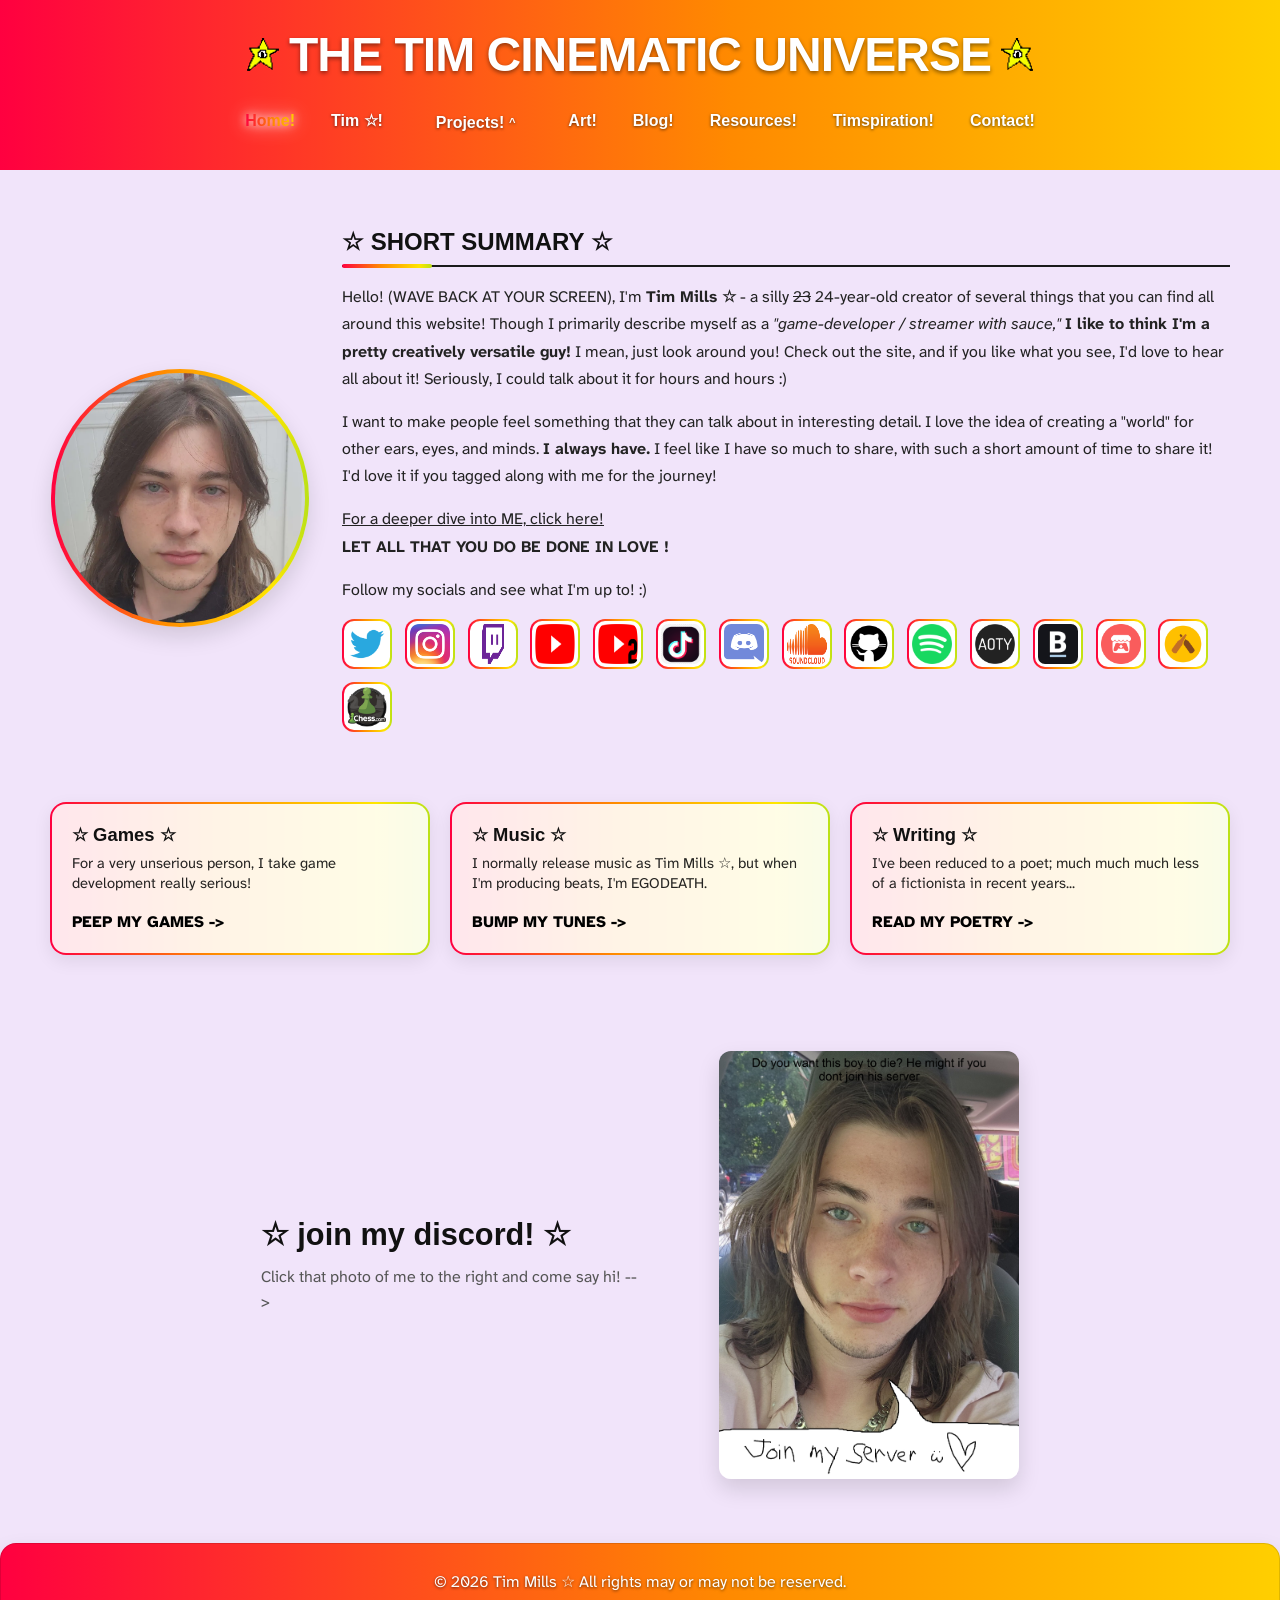
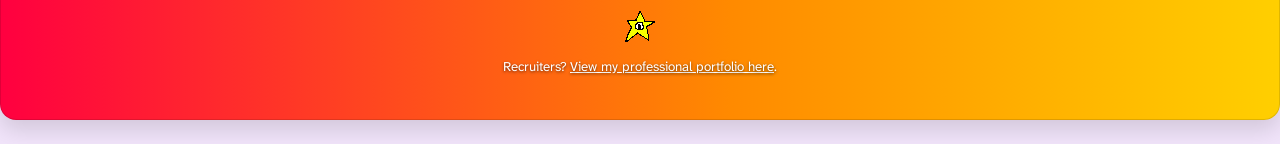
<file: index.html>
<!DOCTYPE html>
<html lang="en">

<head>
  <meta charset="UTF-8" />
  <meta name="viewport" content="width=device-width, initial-scale=1.0" />
  <meta property="og:title" content="☆ The Tim Cinematic Universe ☆">
  <meta property="og:description" content="This is ALL OF IT.">
  <meta property="og:image" content="https://timcinematicuniverse.com/images/tim_portraitzoom">
  <meta property="og:url" content="https://timcinematicuniverse.com/index.html">
  <meta property="og:type" content="website">
  <link rel="icon" id="favicon" type="image/gif" href="images/STARGORE_BLINK.gif" sizes="32x32">
  <title>☆ THE TIM CINEMATIC UNIVERSE ☆</title>

  <link rel="stylesheet" href="css/01-base.css" />
  <link rel="stylesheet" href="css/02-utilities.css" />
  <link rel="stylesheet" href="css/03-animations.css" />
  <link rel="stylesheet" href="css/10-layout.css" />
  <link rel="stylesheet" href="css/20-components.css" />
  <link rel="stylesheet" href="css/40-header-footer.css" />
  <link rel="stylesheet" href="css/90-mobile.css" />
</head>

<body>
  <header id="top">
    <h1 class="site-title" style="font-size: 3rem;">
      <span class="site-title-character site-title-character-left">
        <img class="character-static" src="images/STARGORE_BLINK.gif" alt="">
        <img class="character-moving" src="images/STARGORE_SCARED.png" alt="">
      </span>

      <span class="site-title-text">THE TIM CINEMATIC UNIVERSE</span>

      <span class="site-title-character site-title-character-right">
        <img class="character-static" src="images/STARGORE_BLINK.gif" alt="">
        <img class="character-moving" src="images/STARGORE_SCARED.png" alt="">
      </span>
</h1>

<button
  type="button"
  class="site-nav-toggle"
  id="siteNavToggle"
  aria-expanded="false"
  aria-controls="siteNav"
  aria-label="Open navigation menu"
>
  ☰
</button>

<nav class="site-nav" id="siteNav" aria-label="Primary navigation">
      <a href="index.html" class="current-page" aria-current="page">Home!</a>
      <a href="html/tim.html">Tim ☆!</a>

      <div class="nav-dropdown">
        <button
          type="button"
          class="nav-dropdown-toggle"
          aria-expanded="false"
          aria-haspopup="true"
          aria-controls="projectsDropdownMenu"
        >
          Projects!
        </button>

        <div class="nav-dropdown-menu" id="projectsDropdownMenu">
          <a href="html/projects-games.html">Games</a>
          <a href="html/projects-writing.html">Writing</a>
          <a href="html/projects-music.html">Music</a>
          <a href="html/projects-friends.html">Friend-Work</a>
        </div>
      </div>

      <a href="html/art.html">Art!</a>
      <a href="html/blog.html">Blog!</a>
      <a href="html/resources.html">Resources!</a>
      <a href="html/timspiration.html">Timspiration!</a>
      <a href="html/contact.html">Contact!</a>
    </nav>
  </header>

  <main>
    <section id="about" class="home-intro">
      <div class="home-portrait-column">
        <a href="https://www.youtube.com/watch?v=yBbr9n9JnZg" target="_blank" rel="noopener" class="profile-link">
          <span class="profile-frame">
            <img src="images/tim_portraitzoom.png" alt="Tim Mills headshot" class="profile-pic" />
            <span class="profile-hover-text">☆ click for anthem ☆</span>
          </span>
        </a>
      </div>

      <div class="bio-and-links">
        <h2>☆ SHORT SUMMARY ☆</h2>

        <p>
          Hello! (WAVE BACK AT YOUR SCREEN), I'm <b>Tim Mills ☆</b> - a silly <s>23</s> 24-year-old creator of several things that you can find all around this website! Though I primarily describe myself as
          a <i>"game-developer / streamer with sauce,"</i> <b> I like to think I'm a pretty creatively versatile guy!</b> I mean, just look around you!
          Check out the site, and if you like what you see, I'd love to hear all about it! Seriously, I could talk about it for hours and hours :)
        </p>

        <p>I want to make people feel something that they can talk about in interesting detail. I love the idea of creating a "world" for other ears, eyes, and minds. <b>I always have.</b>
          I feel like I have so much to share, with such a short amount of time to share it! 
          I'd love it if you tagged along with me for the journey!
        </p>

        <a href="html/tim.html">For a deeper dive into ME, click here!</a>

        <p><strong>LET ALL THAT YOU DO BE DONE IN LOVE !</strong></p>

        <p>Follow my socials and see what I'm up to! :)</p>

        <div class="social-icons">
          <a href="https://x.com/EGOD3ATHH" target="_blank" rel="noopener">
            <img src="images/Twitter Logo PNG.png" alt="Twitter">
          </a>

          <a href="https://www.instagram.com/timcinematicuniverse" target="_blank" rel="noopener">
            <img src="images/Instagram Logo PNG.png" alt="instagram">
          </a>

          <a href="https://www.twitch.tv/redroyalty" target="_blank" rel="noopener">
            <img src="images/Twitch Logo PNG.png" alt="Twitch">
          </a>

          <a href="https://www.youtube.com/@redroyalty910" target="_blank" rel="noopener">
            <img src="images/Youtube_logo.png" alt="YouTube (Main)">
          </a>

          <a href="https://www.youtube.com/@redroyaltyunedited" target="_blank" rel="noopener">
            <img src="images/youtube two.png" alt="YouTube Unedited">
          </a>

          <a href="https://www.tiktok.com/@redroyalty910" target="_blank" rel="noopener">
            <img src="images/TikTok PNG.png" alt="TikTok">
          </a>

          <a href="https://discord.gg/JEGeDzk4n7" target="_blank" rel="noopener">
            <img src="images/discord-logo-png-transparent.png" alt="Discord">
          </a>

          <a href="https://soundcloud.com/timmy-9102002910" target="_blank" rel="noopener">
            <img src="images/soundcloud.png" alt="SoundCloud">
          </a>

          <a href="https://github.com/redroyalty910" target="_blank" rel="noopener">
            <img src="images/github.png" alt="GitHub">
          </a>

          <a href="https://open.spotify.com/user/8qosn06ye9l8vhi802scxavfb?si=3344c778ad6a421c" target="_blank" rel="noopener">
            <img src="images/Spotify PNG.png" alt="Spotify">
          </a>

          <a href="https://www.albumoftheyear.org/user/redroyalty/" target="_blank" rel="noopener">
            <img src="images/albumoftheyear png.png" alt="albumoftheyear">
          </a>

          <a href="https://backloggd.com/u/redroyalty/" target="_blank" rel="noopener">
            <img src="images/backloggd.jpg" alt="Backloggd">
          </a>

          <a href="https://redroyalty.itch.io/" target="_blank" rel="noopener">
            <img src="images/itch.io.png" alt="Itch.io">
          </a>

          <a href="https://untappd.com/user/redroyalty" target="_blank" rel="noopener">
            <img src="images/untappd png.png" alt="untappd">
          </a>

          <a href="https://www.chess.com/member/redroyalty910" target="_blank" rel="noopener">
            <img src="images/chess png.png" alt="chess">
          </a>
        </div>
      </div>

      <div class="home-creative-stack">
        <a href="html/projects-games.html" class="explore-card">
          <h3>☆ Games ☆</h3>
          <p>For a very unserious person, I take game development really serious! </p>
          <span class="explore-cta">PEEP MY GAMES -></span>
        </a>

        <a href="html/art.html" class="explore-card">
          <h3>☆ Music ☆</h3>
          <p>I normally release music as Tim Mills ☆, but when I'm producing beats, I'm EGODEATH.</p>
          <span class="explore-cta">BUMP MY TUNES -></span>
        </a>

        <a href="html/art.html" class="explore-card">
          <h3>☆ Writing ☆</h3>
          <p>I've been reduced to a poet; much much much less of a fictionista in recent years...</p>
          <span class="explore-cta">READ MY POETRY -></span>
        </a>
      </div>
    </section>

    <section id="discord-cta" class="center">
      <div class="discord-desktop-card">
        <h2>☆ join my discord! ☆</h2>

        <p class="discord-description">
          Click that photo of me to the right and come say hi! -->
        </p>

        <a
          href="https://discord.gg/JEGeDzk4n7"
          target="_blank"
          class="discord-image-link"
          rel="noopener"
        >
          <div class="discord-photo-wrap">
            <img
              src="images/tim_w_text.jpg"
              alt="Join the Discord"
              class="about-image"
            />

            <span class="discord-photo-message">
              ☆ click the boy. ☆
            </span>
          </div>
        </a>
      </div>

      <div class="discord-mobile-original">
        <h2>☆ join my discord. ☆</h2>

        <p class="discord-description">
          I have a server you should join.
        </p>

        <p>
          <a
            href="https://discord.gg/JEGeDzk4n7"
            target="_blank"
            class="discord-link rainbow-text"
            rel="noopener"
          >
            ☆ Click this yummy rainbow text to join my discord server ! ☆
          </a>
        </p>

        <a href="https://discord.gg/JEGeDzk4n7" target="_blank" rel="noopener">
          <img src="images/tim_w_text.jpg" alt="Join the Discord" class="about-image" />
        </a>
      </div>
    </section>
  </main>

  <footer class="tim-footer">
    <p>© 2026 Tim Mills ☆ All rights may or may not be reserved.</p>
    <img src="images/STARGORE_BLINK.gif" alt="Fun gif" class="footer-gif">
    <p><small>Recruiters? <a href="html/pro.html">View my professional portfolio here</a>.</small></p>
  </footer>

  <script src="js/site-nav.js"></script>
</body>

</html>
</file>
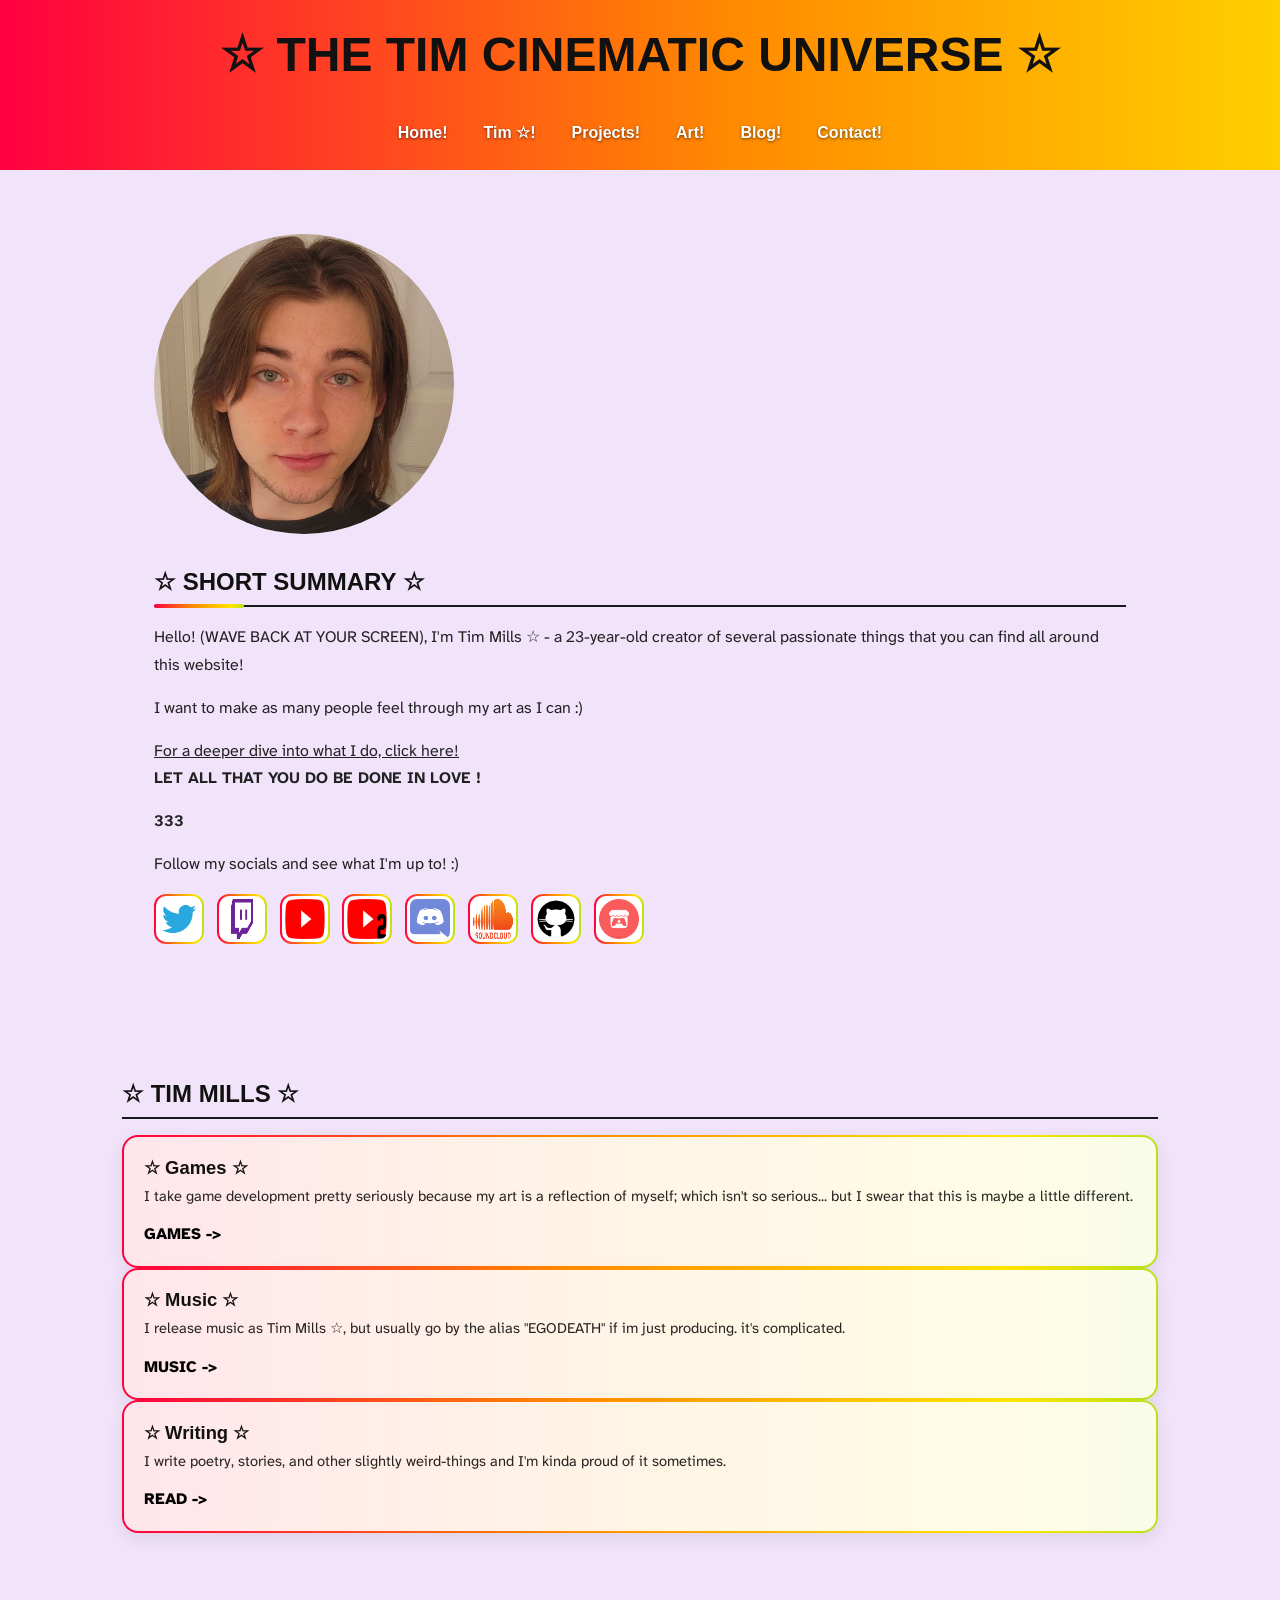
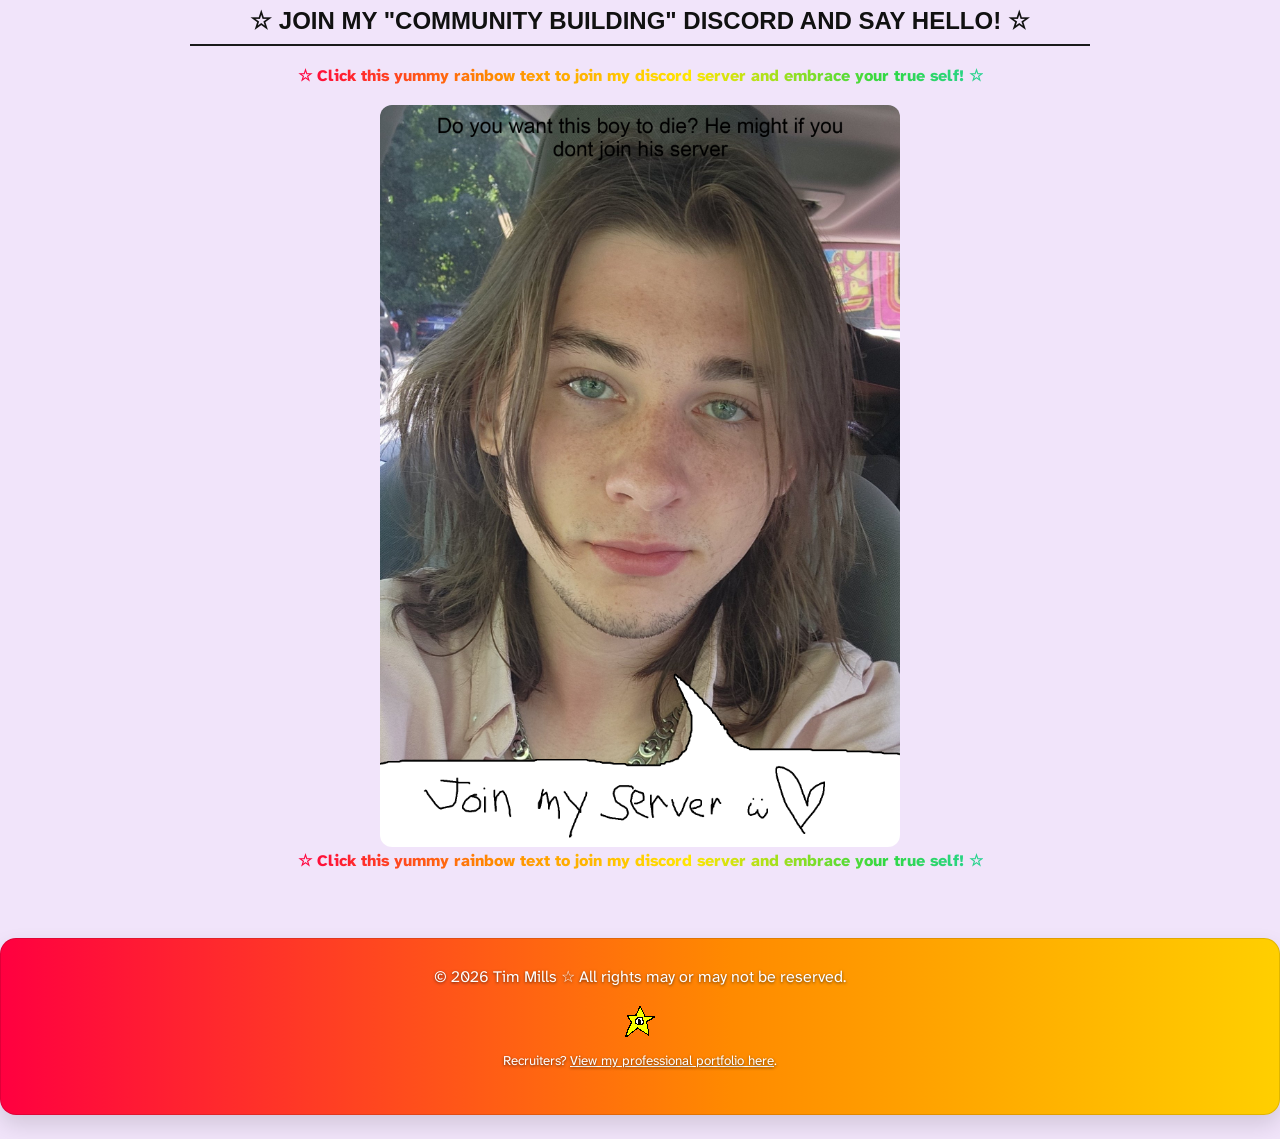
<file: html/index.html>
<!--Consider adding a graphic that points to your PROJECTS 
for people that want to go straight to that and not waste any time
reading all the stupid garbage whatever the hells-->

<!--Consider a button for the story of tim 71 and only that, since it's kind of your magnum opus -->

<!--

I think I want that giant button to be on the top right, of STARGORE and when you tap him, he does
a little spin animation and takes you to the egodeath webcomic? or maybe a more creative hub?
Dude I have no idea, I need to lock in its 3 am

-->

<!DOCTYPE html>
<html lang="en">

<head>
  <meta charset="UTF-8" />
  <meta name="viewport" content="width=device-width, initial-scale=1.0" />
  <link rel="icon" id="favicon" type="image/gif" href="/images/STARGORE_BLINK.gif" sizes="32x32">
  <title>☆ THE TIM CINEMATIC UNIVERSE ☆</title>

  <!-- Stylesheets -->
  <link rel="stylesheet" href="/css/01-base.css" />
  <link rel="stylesheet" href="/css/02-utilities.css" />
  <link rel="stylesheet" href="/css/03-animations.css" />
  <link rel="stylesheet" href="/css/10-layout.css" />
  <link rel="stylesheet" href="/css/20-components.css" />
  <link rel="stylesheet" href="/css/40-header-footer.css" />
  <link rel="stylesheet" href="/css/90-mobile.css" />
</head>

<body>
  <header>
    <h1 style="font-size: 3rem;">☆ THE TIM CINEMATIC UNIVERSE ☆</h1>
    <nav>
      <a href="/html/index.html">Home!</a>
      <a href="/html/tim.html">Tim ☆!</a>
      <a href="/html/projects.html">Projects!</a>
      <a href="/html/art.html">Art!</a>
      <a href="/html/blog.html">Blog!</a>
      <!--<a href="shop.html">Shop!</a>-->
      <a href="/html/contact.html">Contact!</a>
    </nav>
  </header>

  <main>
    <!-- all about tim -->
    <section id="about" class="with-image">
      <div class="about-container">
        <img src="/images/tim_5.jpg" alt="Tim Mills headshot" class="profile-pic" />
        <div class="bio-and-links">
          <h2>☆ SHORT SUMMARY ☆</h2>
          <p>Hello! (WAVE BACK AT YOUR SCREEN), I'm Tim Mills ☆ - a 23-year-old creator of several passionate things that you can find all around this website! </p>
          <p>I want to make as many people feel through my art as I can :)</p>
          <a href="tim.html">For a deeper dive into what I do, click here!</a>
          <p><strong>LET ALL THAT YOU DO BE DONE IN LOVE !</strong></p>
          <p><strong>333</strong></p>
          <p>Follow my socials and see what I'm up to! :)</p>

          <div class="social-icons">
            <a href="https://x.com/EGOD3ATHH" target="_blank" rel="noopener">
              <img src="/images/Twitter Logo PNG.png" alt="Twitter">
            </a>
            <a href="https://www.twitch.tv/redroyalty" target="_blank" rel="noopener">
              <img src="/images/Twitch Logo PNG.png" alt="Twitch">
            </a>
            <a href="https://www.youtube.com/@redroyalty910" target="_blank" rel="noopener">
              <img src="/images/Youtube_logo.png" alt="YouTube (Main)">
            </a>
            <a href="https://www.youtube.com/@redroyaltyunedited" target="_blank" rel="noopener">
              <img src="/images/youtube two.png" alt="YouTube (2nd Channel)">
            </a>
            <a href="https://discord.gg/JEGeDzk4n7" target="_blank" rel="noopener">
              <img src="/images/discord-logo-png-transparent.png" alt="Discord">
            </a>
            <a href="https://soundcloud.com/timmy-9102002910" target="_blank" rel="noopener">
              <img src="/images/soundcloud.png" alt="SoundCloud">
            </a>
            <a href="https://github.com/redroyalty910" target="_blank" rel="noopener">
              <img src="/images/github.png" alt="GitHub">
            </a>
            <a href="https://redroyalty.itch.io/" target="_blank" rel="noopener">
              <img src="/images/itch.io.png" alt="Itch.io">
            </a>
          </div>
        </div>
      </div>
    </section>

    <section class="home-explore">
  <h2>☆ TIM MILLS ☆</h2> 

  <div class="home-explore-grid">

    <a href="projects.html#projects-games" class="explore-card">
      <h3>☆ Games ☆</h3>
      <p>
        I take game development pretty seriously because my art is a reflection
        of myself; which isn't so serious... but I swear that this is maybe a little different.
      </p>
      <span class="explore-cta">GAMES -></span> 
    </a>

    <a href="projects.html#projects-music-art" class="explore-card">
      <h3>☆ Music ☆</h3>
      <p>
        I release music as Tim Mills ☆, but usually go by the alias "EGODEATH" if im just producing. it's complicated.
      </p>
      <span class="explore-cta">MUSIC -></span>
    </a>

    <a href="projects.html" class="explore-card">
      <h3>☆ Writing ☆</h3>
      <p>
        I write poetry, stories, and other slightly weird-things and I'm kinda proud of it sometimes.
      </p>
      <span class="explore-cta">READ -></span>
    </a>

  </div>
</section>


    <!-- Discord call to action :) -->
    <section id="discord-cta" class="center">
      <h2>☆ JOIN MY "COMMUNITY BUILDING" DISCORD AND SAY HELLO! ☆</h2>
      <p>
        <a href="https://discord.gg/JEGeDzk4n7" target="_blank" class="discord-link rainbow-text" rel="noopener">
          ☆ Click this yummy rainbow text to join my discord server and embrace your true self! ☆
        </a>
      </p>
      <a href="https://discord.gg/JEGeDzk4n7" target="_blank" rel="noopener">
        <img src="/images/tim_w_text.jpg" alt="Join the Discord" class="about-image" />
      </a>
      <p>
        <a href="https://discord.gg/JEGeDzk4n7" target="_blank" class="discord-link rainbow-text" rel="noopener">
          ☆ Click this yummy rainbow text to join my discord server and embrace your true self! ☆
        </a>
      </p>
    </section>

<!--Consider if the professional portfolio should be so easily accessible...-->
    <footer class="tim-footer">
      <p>© 2026 Tim Mills ☆ All rights may or may not be reserved.</p>
      <img src="/images/STARGORE_BLINK.gif" alt="Fun gif" class="footer-gif">
      <p><small>Recruiters? <a href="pro.html">View my professional portfolio here</a>.</small></p>
    </footer>
  </main>
</body>
</html>
</file>
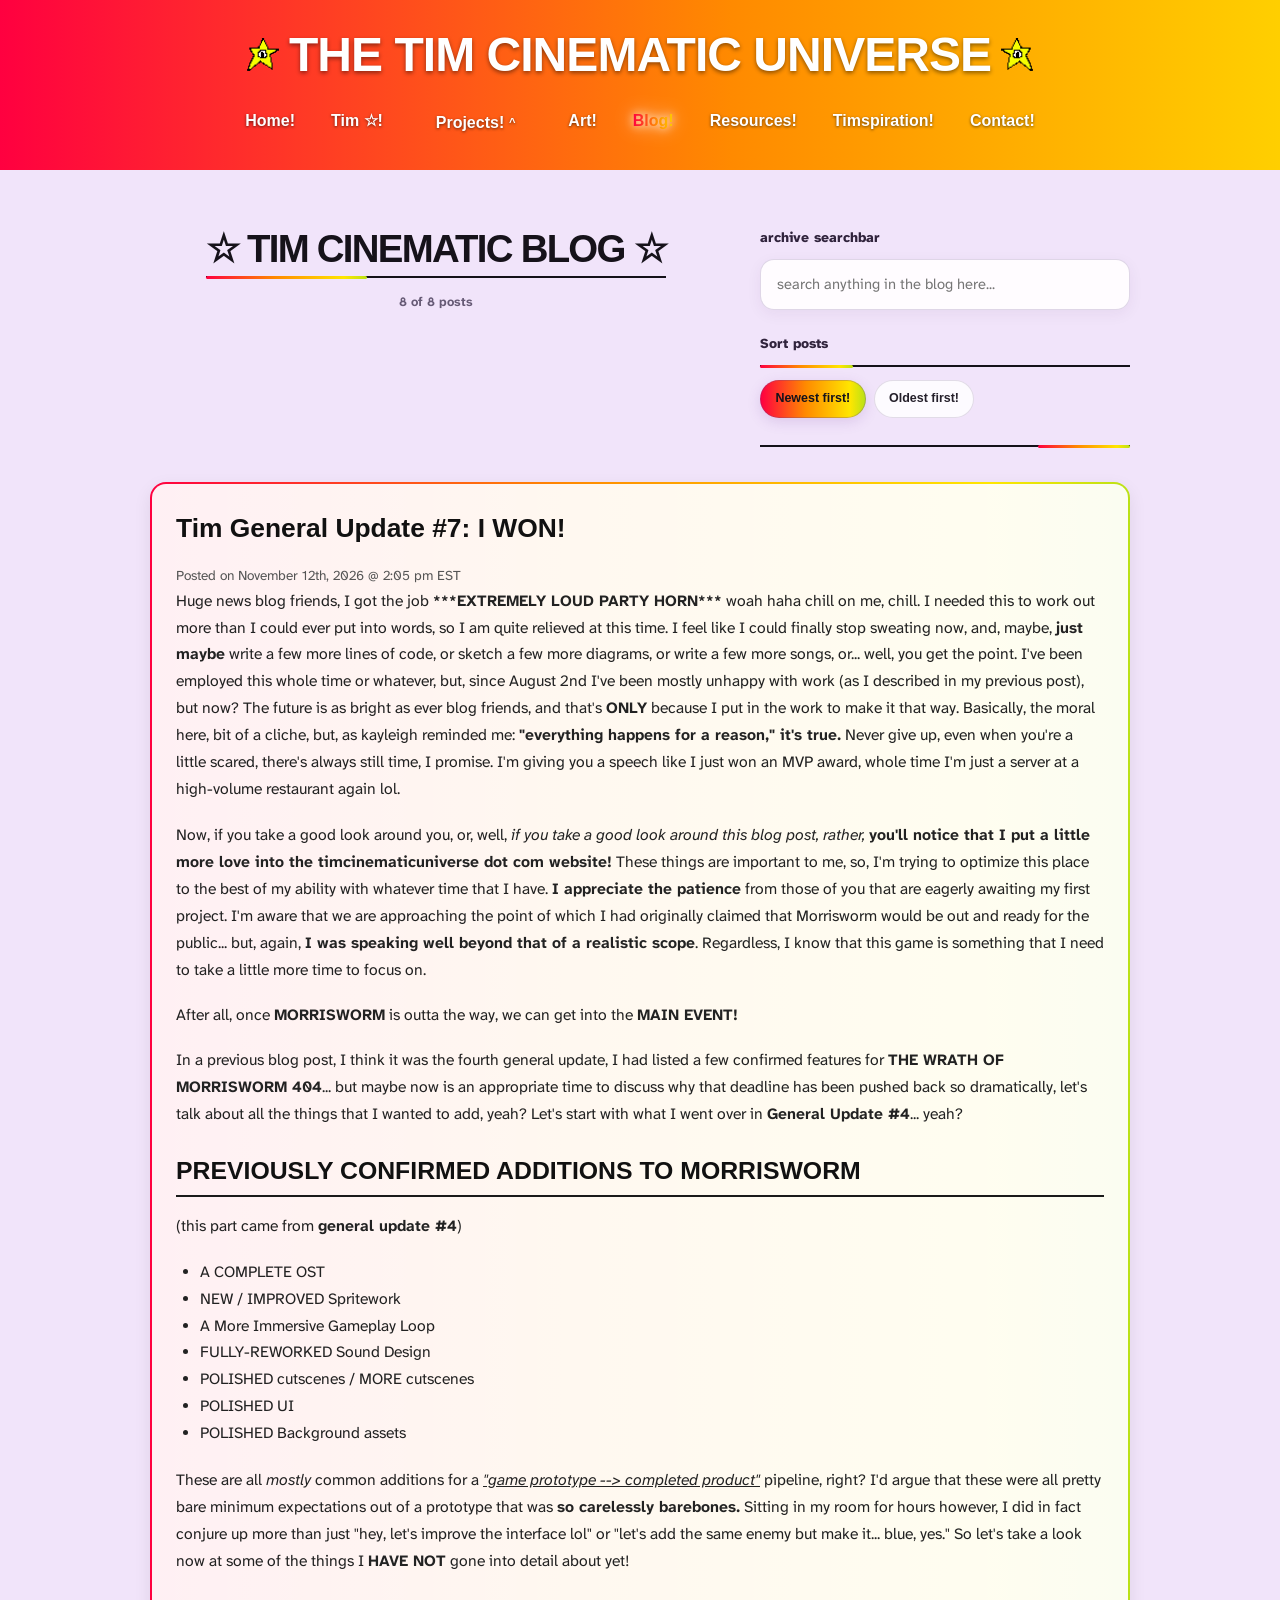
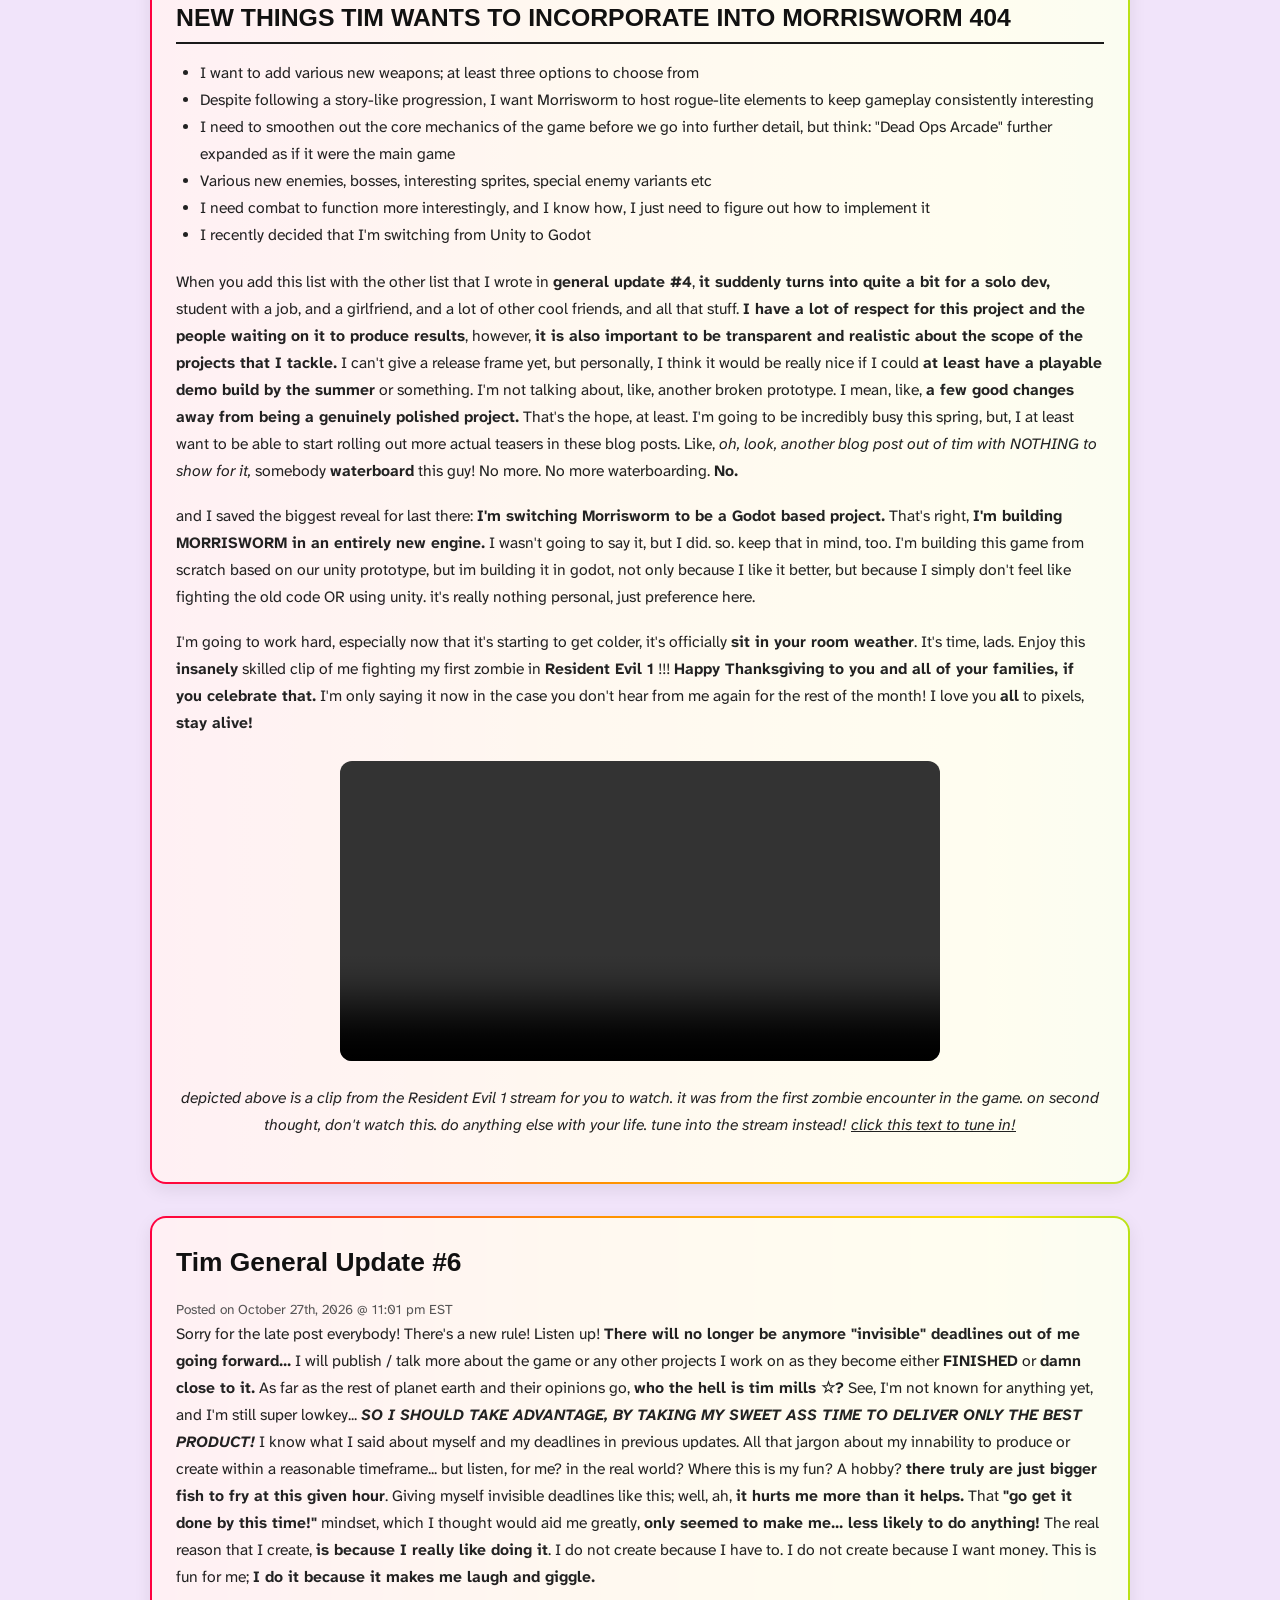
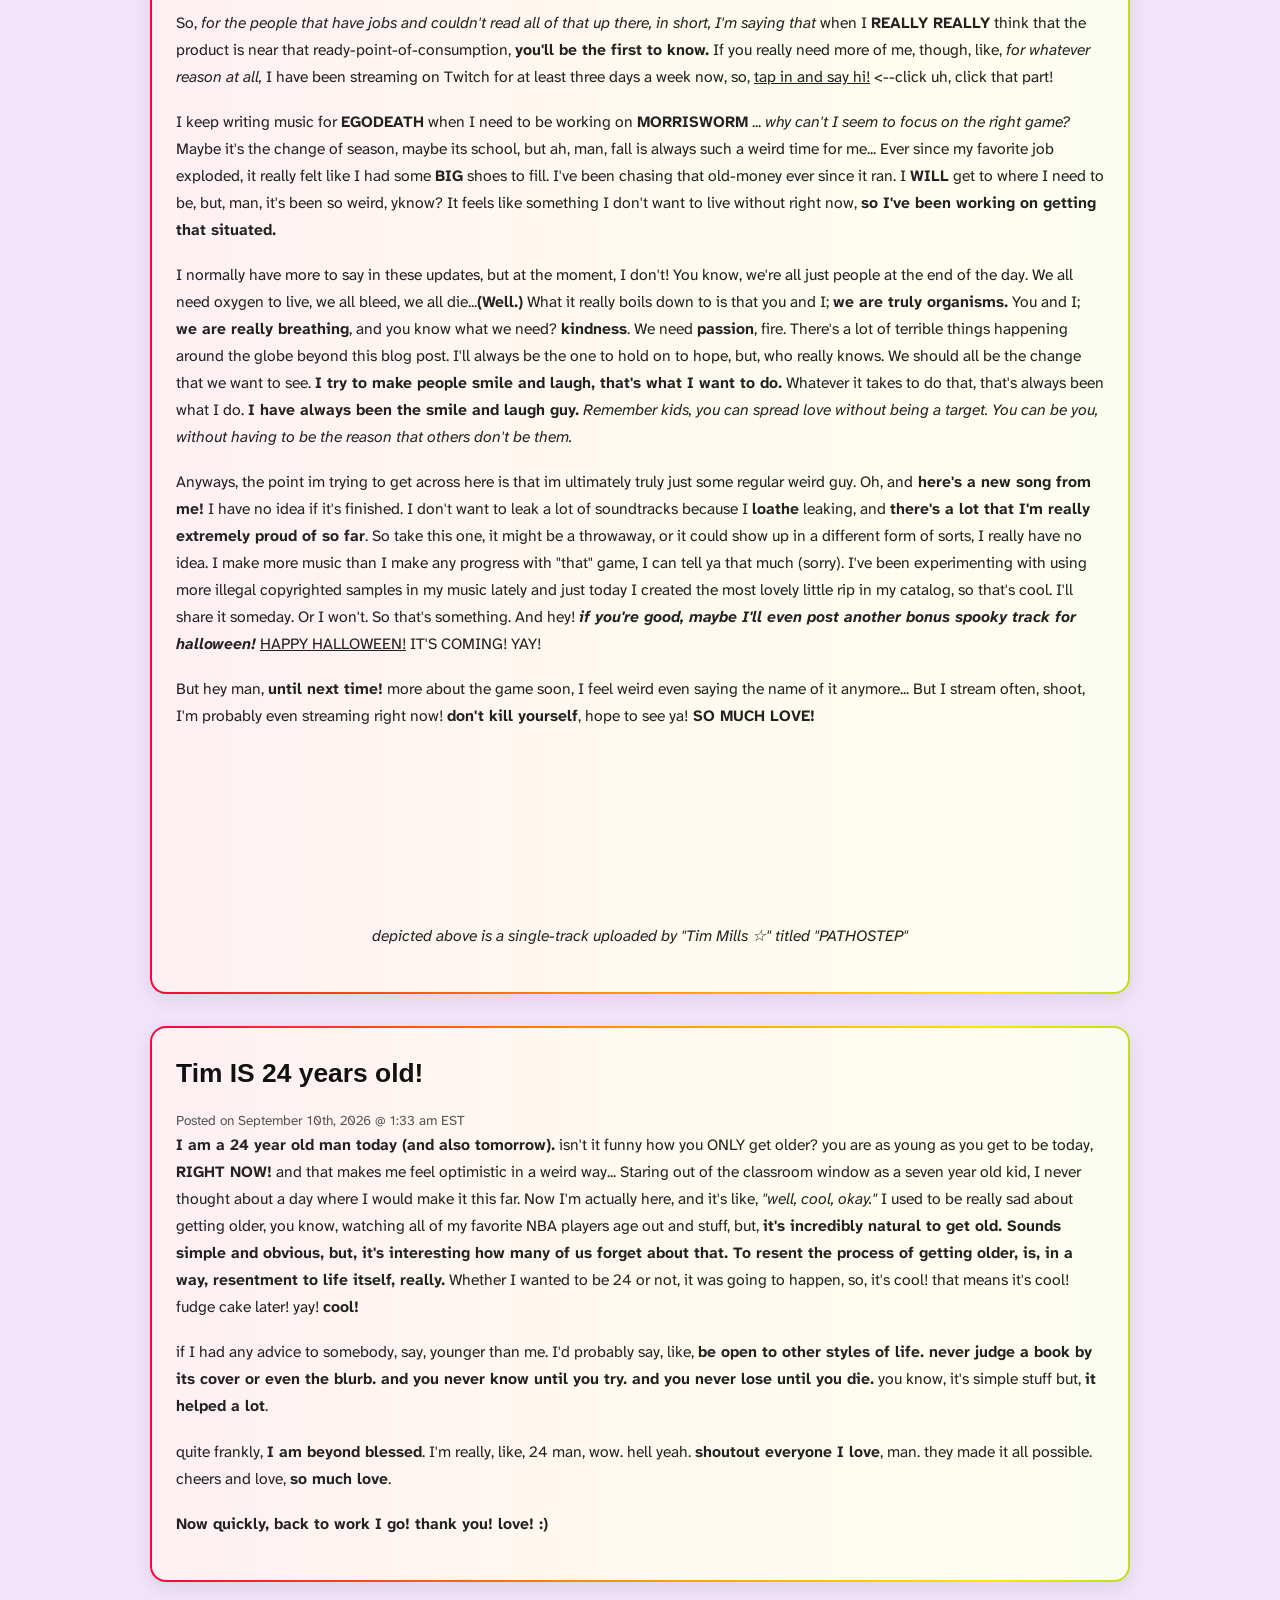
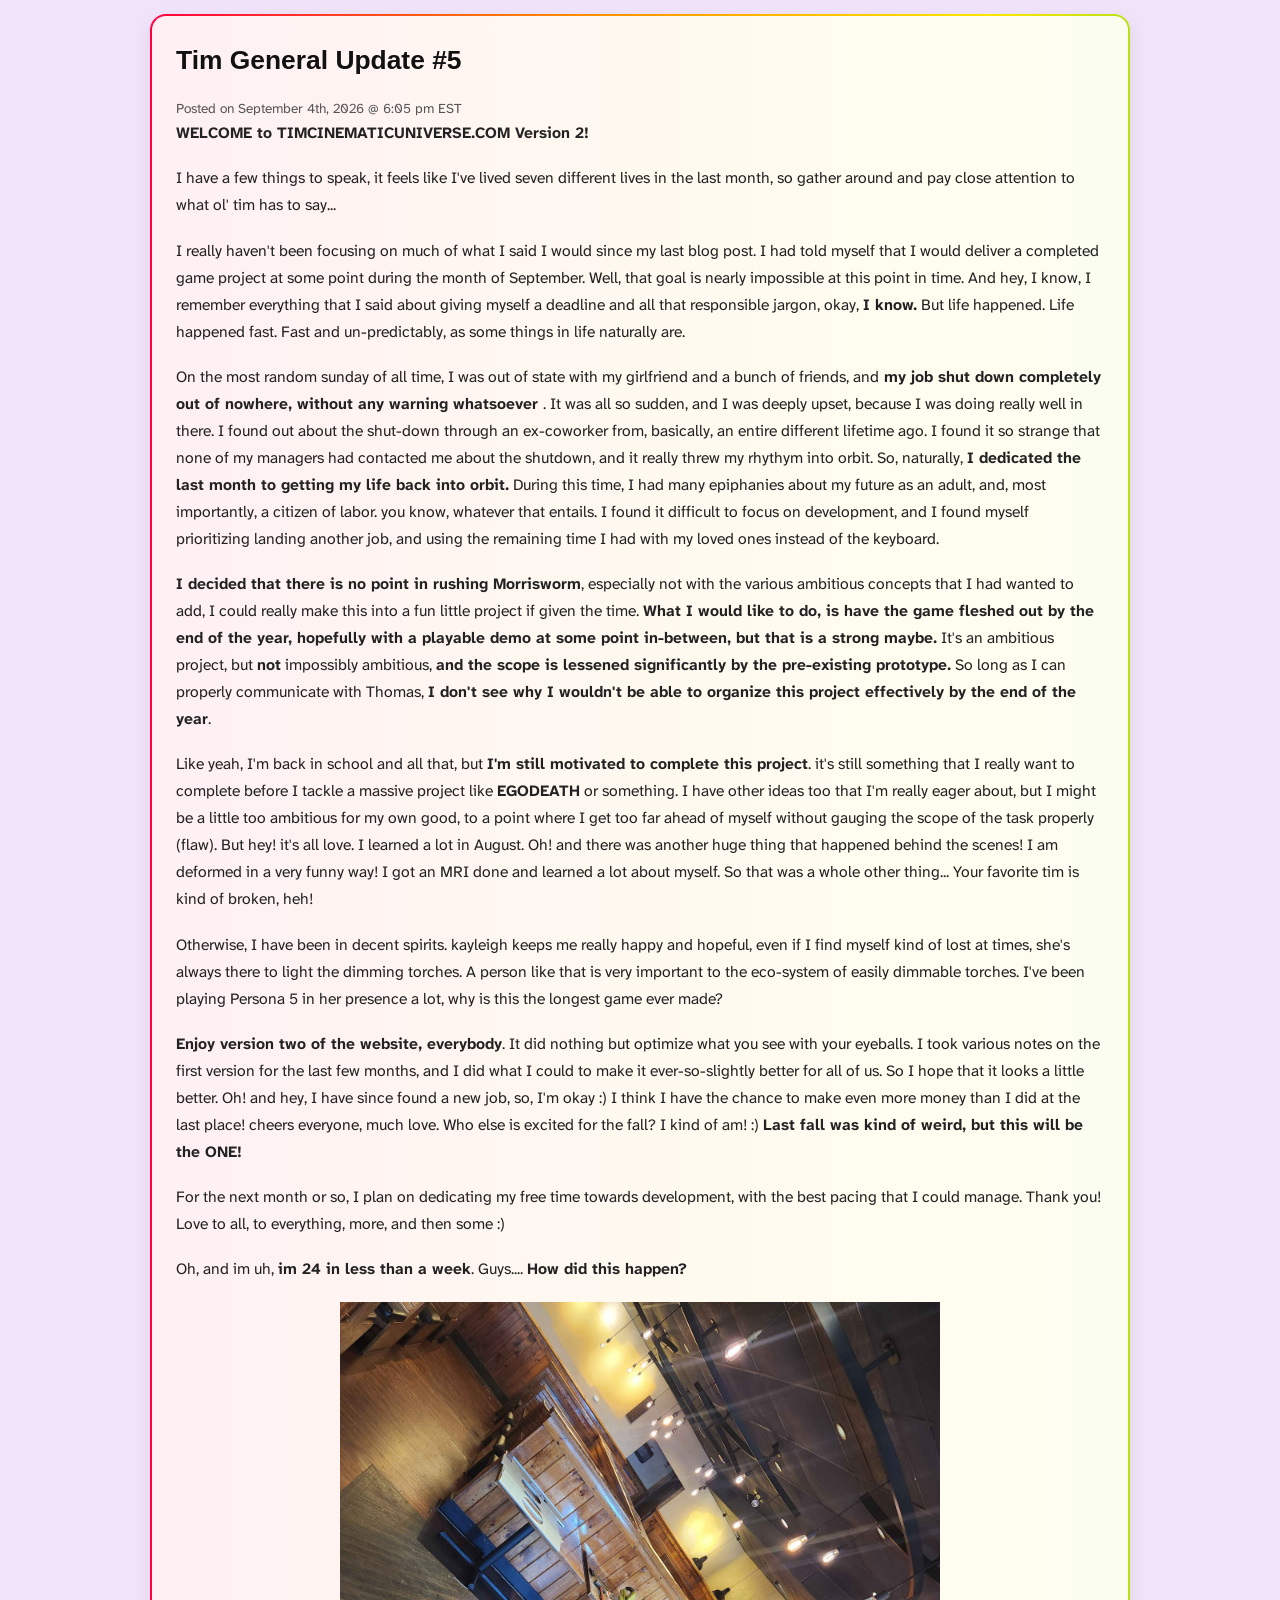
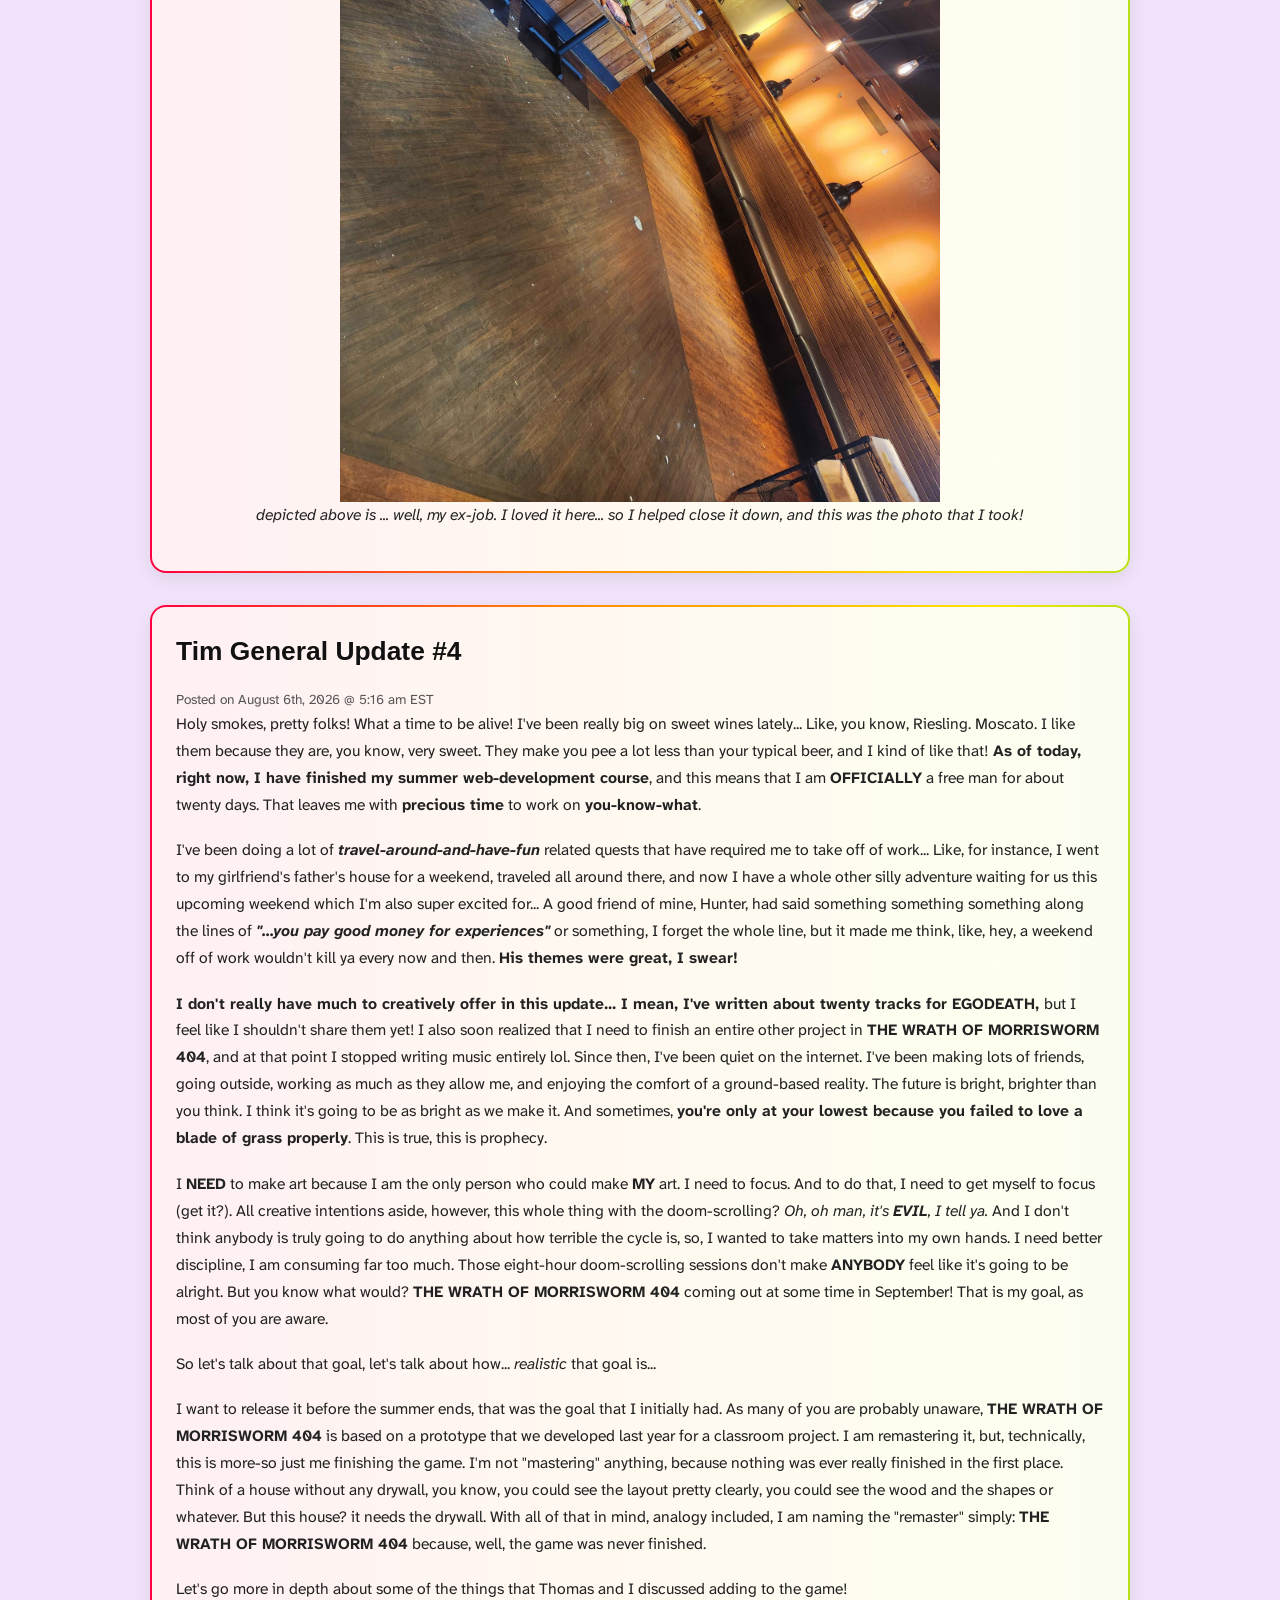
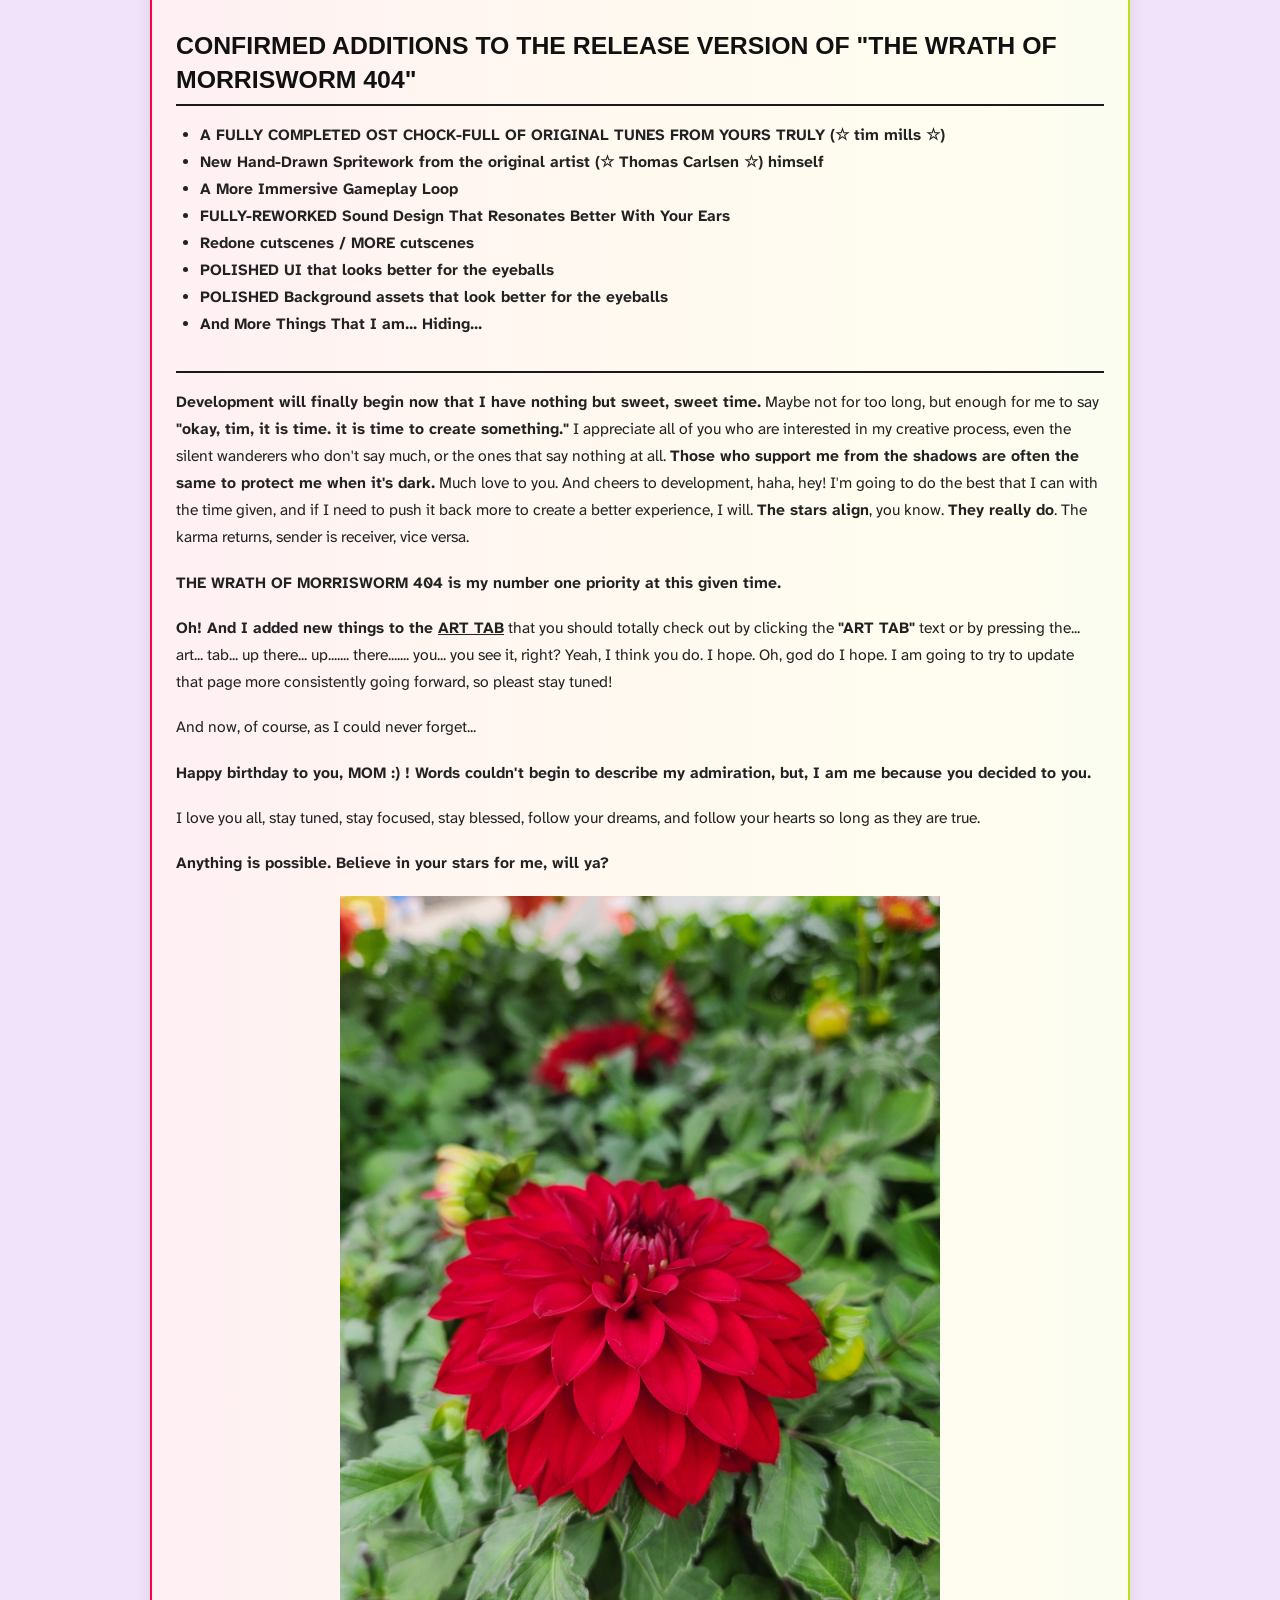
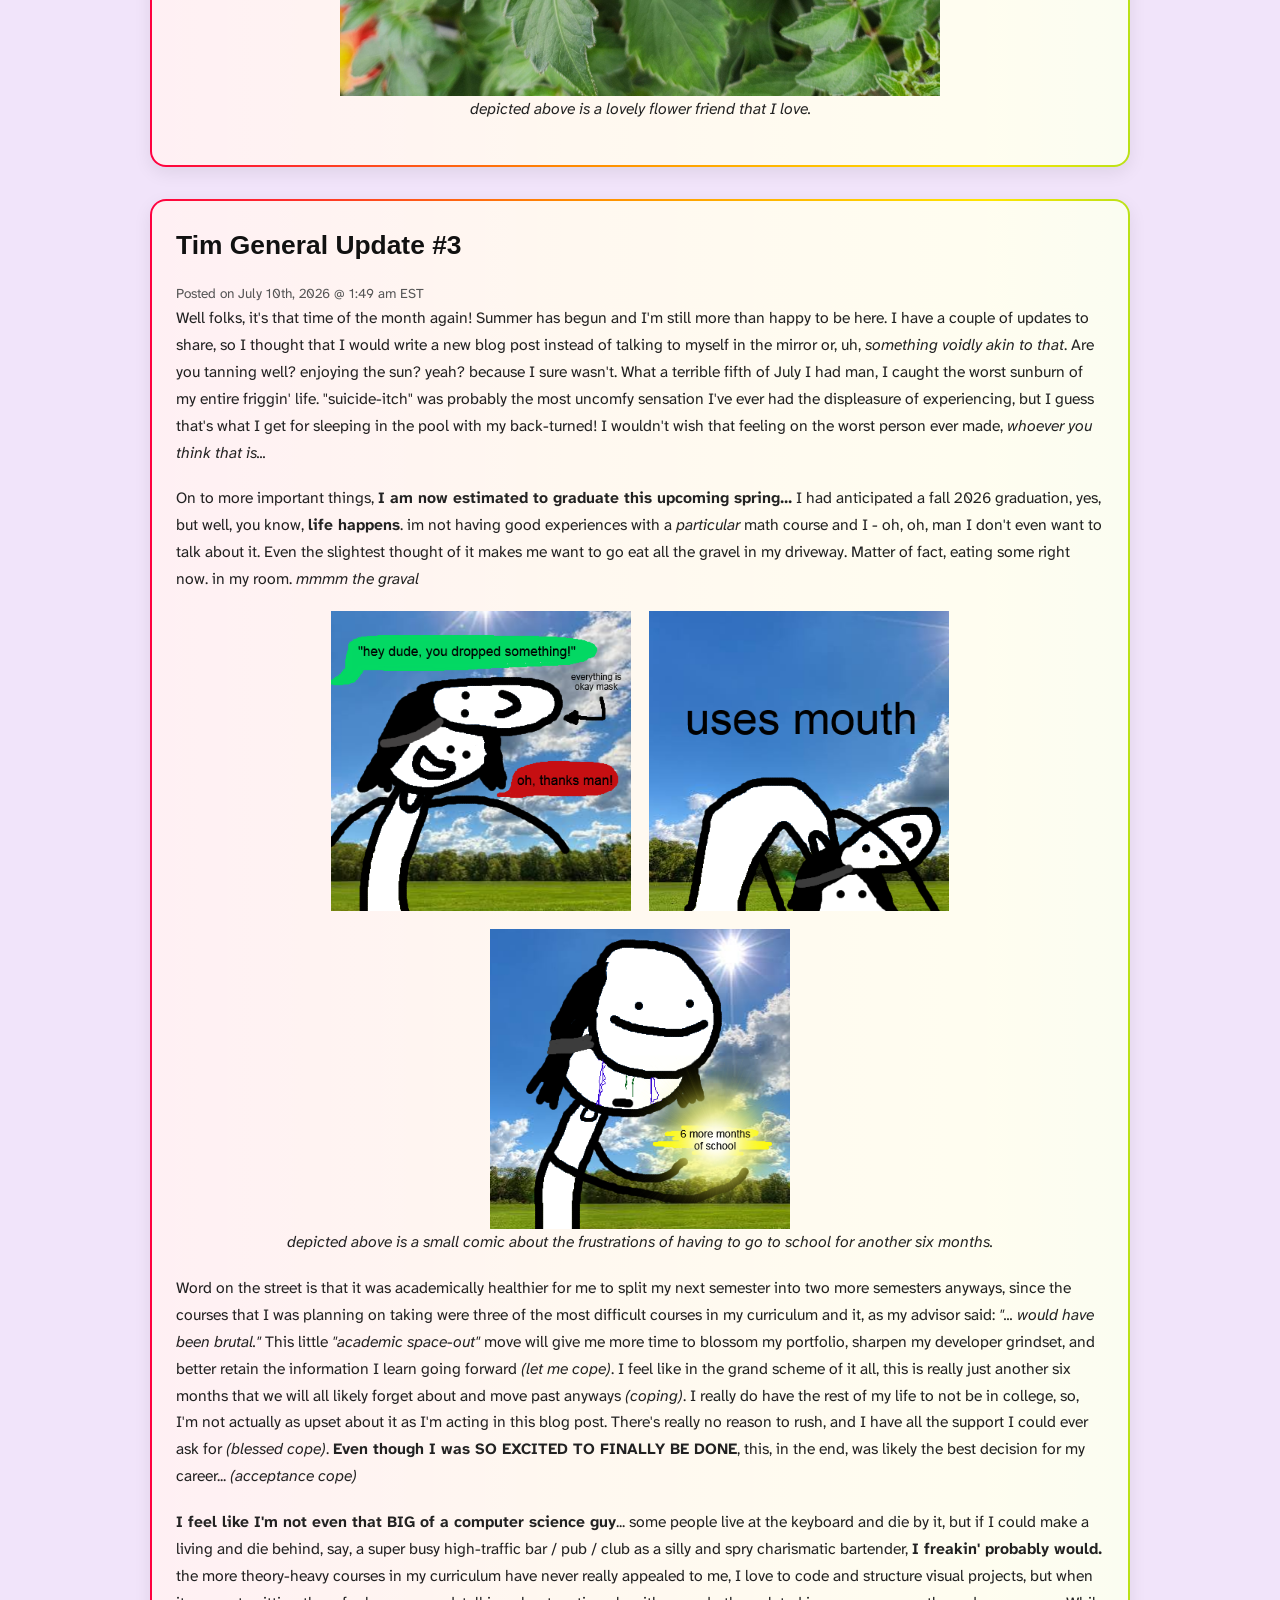
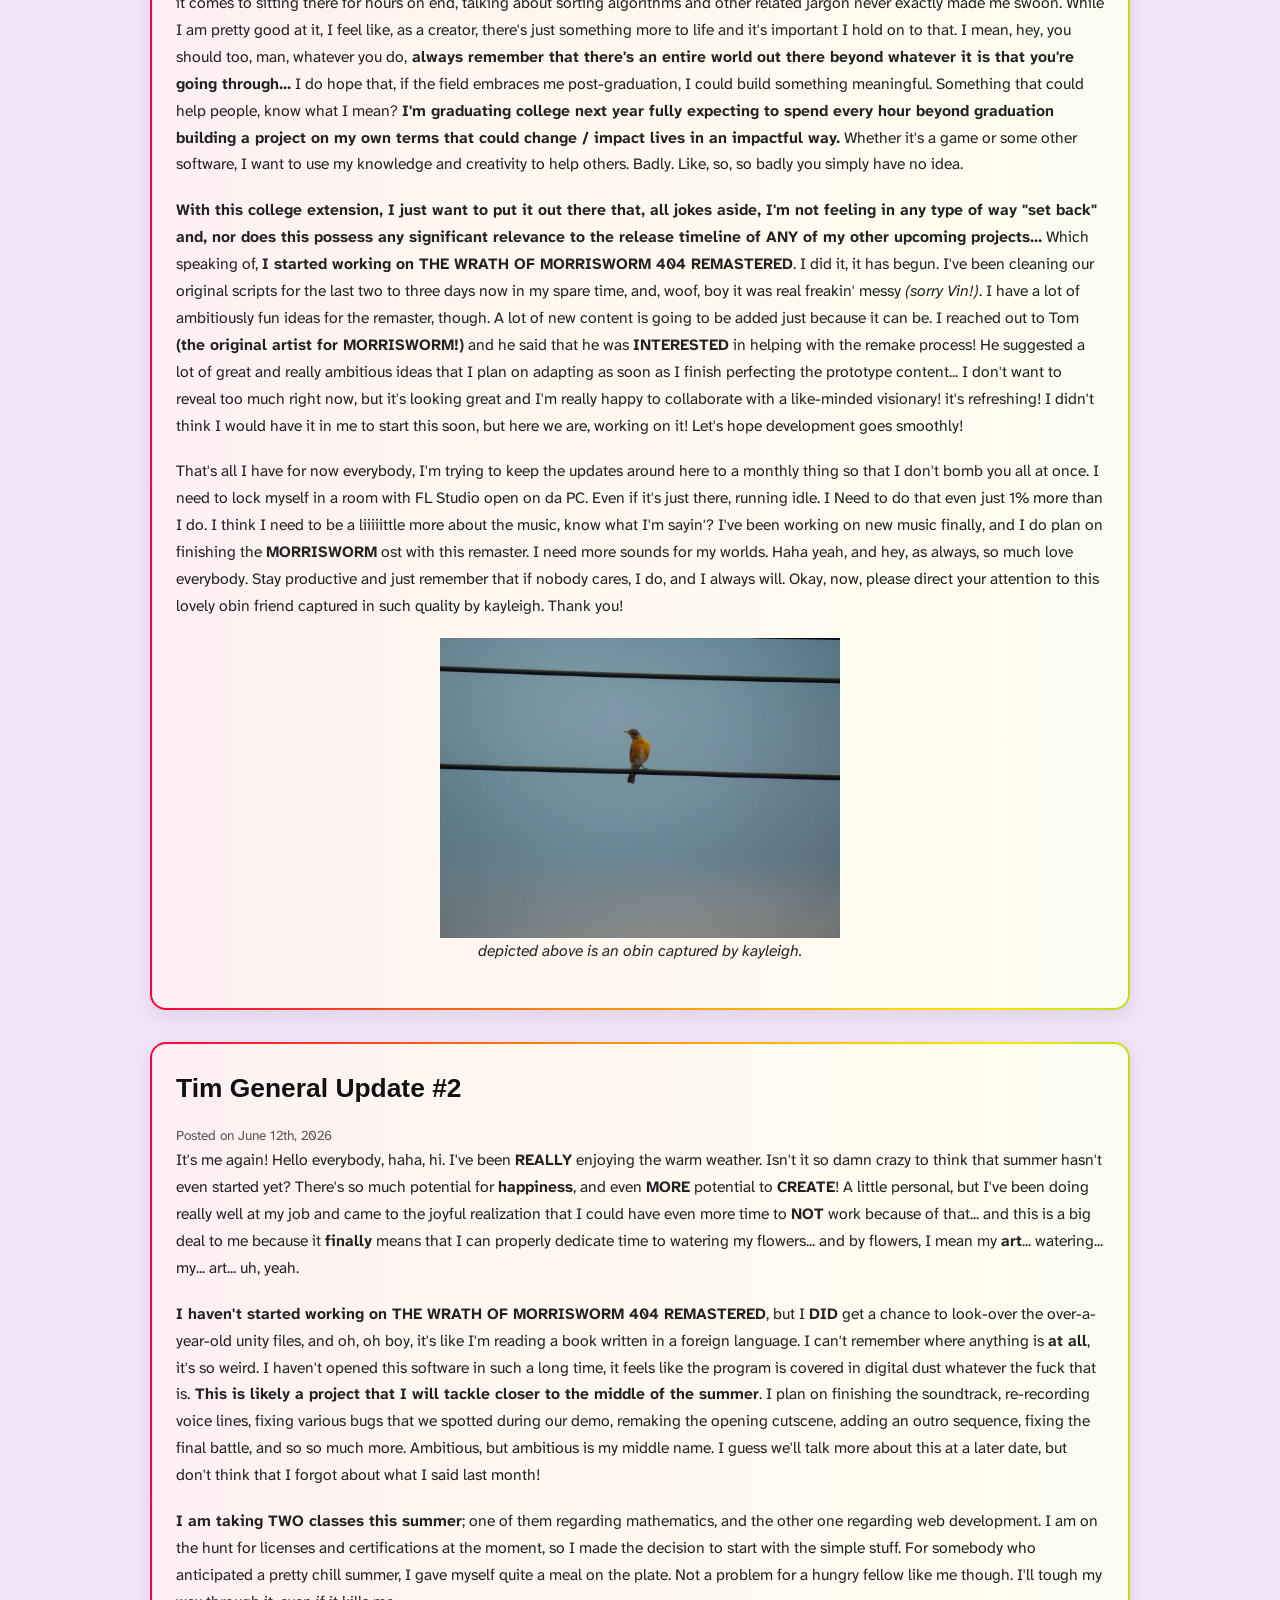
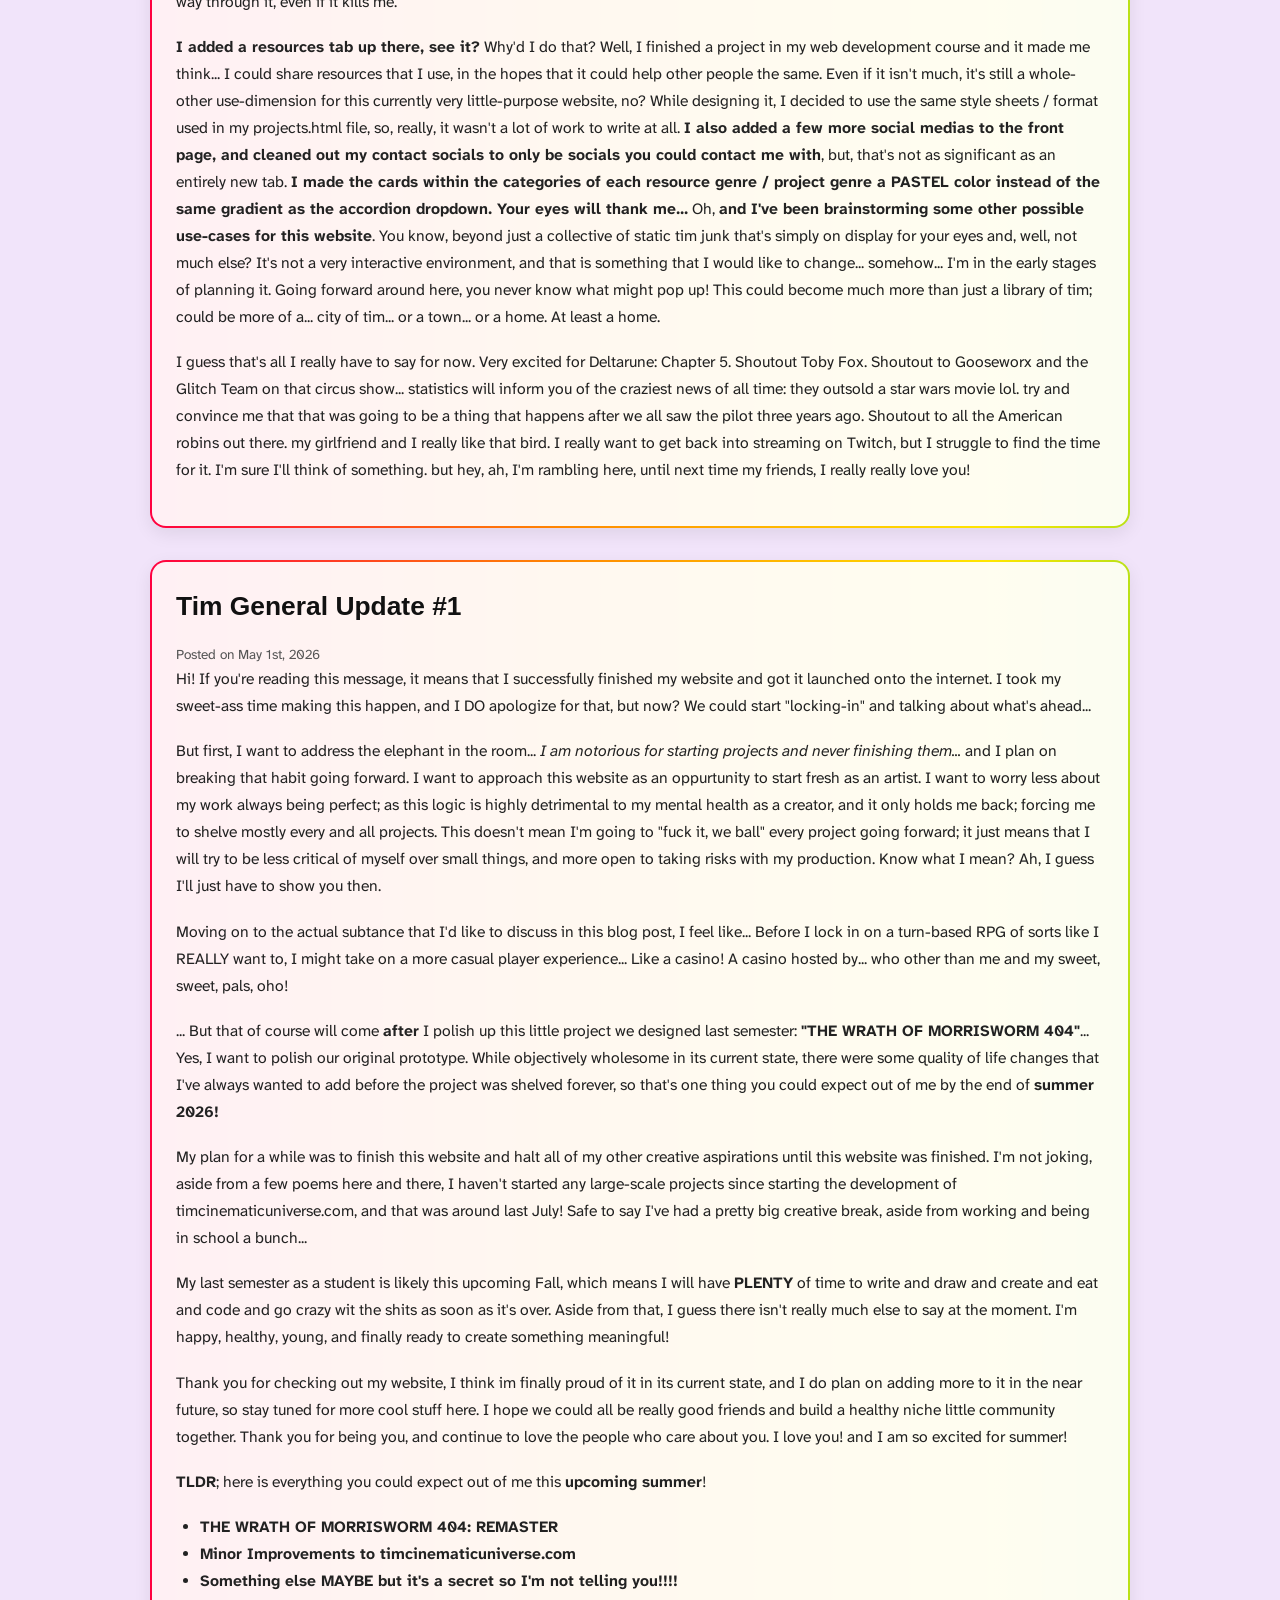
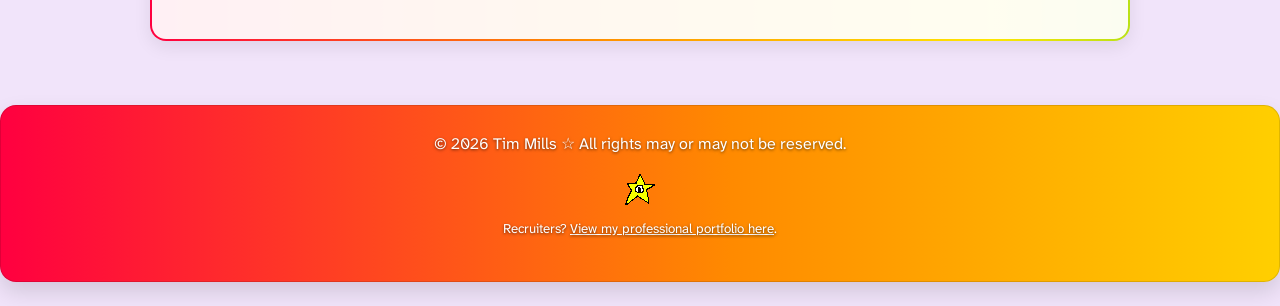
<file: html/blog.html>
<!DOCTYPE html>
<html lang="en">
<head>
  <meta property="og:title" content="☆ Blog Post Archive ☆">
  <meta property="og:description" content="monthly updates and sometimes MORE!">
  <meta property="og:image" content="https://timcinematicuniverse.com/images/tim_portraitzoom.jpg">
  <meta property="og:url" content="https://timcinematicuniverse.com/html/blog.html">
  <meta property="og:type" content="article">
  <meta name="twitter:card" content="summary_large_image">
  <meta name="twitter:title" content="☆ Blog Post Archive ☆">
  <meta name="twitter:description" content="monthly updates and sometimes MORE!">
  <meta name="twitter:image" content="https://timcinematicuniverse.com/images/STARGORE_BLINK.gif">
  <meta name="twitter:image:alt" content="Stargore!">
  <meta charset="UTF-8" />
  <meta name="viewport" content="width=device-width, initial-scale=1.0" />
  <link rel="icon" id="favicon" type="image/gif" href="../images/STARGORE_BLINK.gif" sizes="32x32">
  <title>☆ THE TIM CINEMATIC UNIVERSE ☆</title>
  <link rel="stylesheet" href="../css/01-base.css" />
  <link rel="stylesheet" href="../css/02-utilities.css" />
  <link rel="stylesheet" href="../css/03-animations.css" />
  <link rel="stylesheet" href="../css/20-components.css" />
  <link rel="stylesheet" href="../css/40-header-footer.css" />
  <link rel="stylesheet" href="../css/50-blog.css" />
  <link rel="stylesheet" href="../css/90-mobile.css" />
</head>
<body>   
  <header id="top">
    <h1 class="site-title" style="font-size: 3rem;">
      <span class="site-title-character site-title-character-left">
        <img class="character-static" src="../images/STARGORE_BLINK.gif" alt="">
        <img class="character-moving" src="../images/STARGORE_SCARED.png" alt="">
      </span>
      <span class="site-title-text">THE TIM CINEMATIC UNIVERSE</span>
      <span class="site-title-character site-title-character-right">
        <img class="character-static" src="../images/STARGORE_BLINK.gif" alt="">
        <img class="character-moving" src="../images/STARGORE_SCARED.png" alt="">
      </span>
    </h1>

    <button
      type="button"
      class="site-nav-toggle"
      id="siteNavToggle"
      aria-expanded="false"
      aria-controls="siteNav"
      aria-label="Open navigation menu"
    >
      ☰
    </button>

    <nav class="site-nav" id="siteNav" aria-label="Primary navigation">
      <a href="../index.html">Home!</a>
      <a href="tim.html">Tim ☆!</a>
      <div class="nav-dropdown">
        <button
          type="button"
          class="nav-dropdown-toggle"
          aria-expanded="false"
          aria-haspopup="true"
          aria-controls="projectsDropdownMenu"
        >
          Projects!
        </button>
        <div class="nav-dropdown-menu" id="projectsDropdownMenu">
          <a href="projects-games.html">Games</a>
          <a href="projects-writing.html">Writing</a>
          <a href="projects-music.html">Music</a>
          <a href="projects-friends.html">Friend-Work</a>
        </div>
      </div>
      <a href="art.html">Art!</a>
      <a href="blog.html" class="current-page" aria-current="page">Blog!</a>
      <a href="resources.html">Resources!</a>
      <a href="timspiration.html">Timspiration!</a>
      <a href="contact.html">Contact!</a>
    </nav>
  </header>

  <main class="blog-feed">
    <section class="blog-toolbar" aria-labelledby="blog-page-title">
      <div class="blog-toolbar-intro">
        <h2 class="blog-page-title" id="blog-page-title">☆ TIM CINEMATIC BLOG ☆</h2>
        <div class="blog-heading-rule" aria-hidden="true"></div>
        <p class="blog-results" id="blogResults" role="status" aria-live="polite">8 of 8 posts</p>
      </div>

      <div class="blog-toolbar-controls">
        <label class="blog-search-label" for="blogSearch">archive searchbar</label>
        <input
          class="blog-search"
          id="blogSearch"
          type="search"
          placeholder="search anything in the blog here..."
          autocomplete="off"
        >

        <fieldset class="blog-sort">
          <legend>Sort posts</legend>
          <div class="blog-heading-rule blog-sort-rule" aria-hidden="true"></div>
          <div class="blog-sort-options">
            <label class="blog-sort-option">
              <input type="radio" name="blogOrder" value="newest" checked>
              <span>Newest first!</span>
            </label>
            <label class="blog-sort-option">
              <input type="radio" name="blogOrder" value="oldest">
              <span>Oldest first!</span>
            </label>
          </div>
        </fieldset>
      </div>
    </section>

    <p class="blog-empty" id="blogEmpty" hidden>no posts were found darn try another search! ☆</p>

        <article class="blog-post" id="tim-general-update-7" aria-labelledby="tim-general-update-7-title">
      <h3 id="tim-general-update-7-title">Tim General Update #7: I WON!</h3>
      <time class="timestamp" datetime="2026-11-12T14:05:00-05:00">Posted on November 12th, 2026 @ 2:05 pm EST</time>
      <p>Huge news blog friends, I got the job <b>***EXTREMELY LOUD PARTY HORN***</b> woah haha chill on me, chill. I needed this to work out more than I could ever put into words, so I am quite relieved at this time. I feel like I could finally stop sweating now, and, maybe, <b>just maybe</b> 
        write a few more lines of code, or sketch a few more diagrams, or write a few more songs, or... well, you get the point. I've been employed this whole time or whatever, but, since August 2nd I've been mostly unhappy with work
        (as I described in my previous post), but now? The future is as bright as ever blog friends, and that's <b>ONLY</b> because I put in the work to make it that way.
        Basically, the moral here, bit of a cliche, but, as kayleigh reminded me: <b>"everything happens for a reason," it's true.</b> Never give up, even when you're a 
        little scared, there's always still time, I promise. I'm giving you a speech like I just won an MVP award, whole time I'm just a server at a high-volume restaurant again lol.</p>
      
        <p>Now, if you take a good look around you, or, well, <i>if you take a good look around this blog post, rather,</i> <b> you'll notice that I put a little more love into the timcinematicuniverse dot com website!</b> These things are important to me, so, I'm trying to 
          optimize this place to the best of my ability with whatever time that I have. <b>I appreciate the patience</b> from those of you that are eagerly awaiting my first project. I'm aware that we are approaching the point of which
        I had originally claimed that Morrisworm would be out and ready for the public... but, again, <b>I was speaking well beyond that of a realistic scope</b>. Regardless, I know that this game is something that I need to take a little more time to focus on. </p>
     
        <p>After all, once <b>MORRISWORM</b> is outta the way, we can get into the <b>MAIN EVENT!</b></p>

      <p>In a previous blog post, I think it was the fourth general update, I had listed a few confirmed features for <b>THE WRATH OF MORRISWORM 404</b>... but maybe now is an appropriate time to discuss why that deadline has been
      pushed back so dramatically, let's talk about all the things that I wanted to add, yeah? Let's start with what I went over in  <b>General Update #4</b>... yeah?   </p>

      <h2>PREVIOUSLY CONFIRMED ADDITIONS TO MORRISWORM</h2>
      <p>(this part came from <b>general update #4</b>)</p>
      <ul>
        <li>A COMPLETE OST</li>
        <li>NEW / IMPROVED Spritework</li>
        <li>A More Immersive Gameplay Loop</li>
        <li>FULLY-REWORKED Sound Design</li>
        <li>POLISHED cutscenes / MORE cutscenes</li>
        <li>POLISHED UI</li>
        <li>POLISHED Background assets</li>
      </ul>

      <p>These are all <i>mostly</i> common additions for a <i><u>"game prototype --> completed product"</u></i> pipeline, right? I'd argue that these were all pretty bare minimum expectations out of a prototype that was <b>so carelessly barebones.</b> Sitting in my room for hours
      however, I did in fact conjure up more than just "hey, let's improve the interface lol" or "let's add the same enemy but make it... blue, yes." So let's take a look now at some of the things I <b>HAVE NOT</b> 
      gone into detail about yet!  </p>

          <h2>NEW THINGS TIM WANTS TO INCORPORATE INTO MORRISWORM 404</h2>
      <ul>
        <li>I want to add various new weapons; at least three options to choose from</li>
        <li>Despite following a story-like progression, I want Morrisworm to host rogue-lite elements to keep gameplay consistently interesting</li>
        <li>I need to smoothen out the core mechanics of the game before we go into further detail, but think: "Dead Ops Arcade" further expanded as if it were the main game</li>
        <li>Various new enemies, bosses, interesting sprites, special enemy variants etc</li>
        <li>I need combat to function more interestingly, and I know how, I just need to figure out how to implement it</li>
        <li>I recently decided that I'm switching from Unity to Godot</li>

      </ul>

    <p>When you add this list with the other list that I wrote in <b>general update #4</b>, <b>it suddenly turns into quite a bit for a solo dev,</b> student with a job, and a girlfriend, and a lot of other cool friends, and all that stuff.
      <b>I have a lot of respect for this project and the people waiting on it to produce results</b>, however, <b>it is also important to be transparent and realistic about the scope of the projects that I tackle.</b> I can't give a release frame yet,
      but personally, I think it would be really nice if I could <b>at least have a playable demo build by the summer</b> or something. I'm not talking about, like, another broken prototype. I mean, like, <b>a few good changes away from being
      a genuinely polished project.</b> That's the hope, at least. I'm going to be incredibly busy this spring, but, I at least want to be able to start rolling out more actual teasers in these blog posts. Like, <i>oh, look,
      another blog post out of tim with NOTHING to show for it,</i> somebody <b>waterboard</b> this guy! No more. No more waterboarding. <b>No.</b>
    </p>
    <P>and I saved the biggest reveal for last there: <b>I'm switching Morrisworm to be a Godot based project.</b> That's right, <b>I'm building MORRISWORM in an entirely new engine.</b> I wasn't going to say it, but I did. so. keep that in mind, too. I'm building this
      game from scratch based on our unity prototype, but im building it in godot, not only because I like it better, but because I simply don't feel like fighting the old code OR using unity. it's really nothing personal, just preference here.
    </P>
    <p>I'm going to work hard, especially now that it's starting to get colder, it's officially <b>sit in your room weather</b>. It's time, lads. Enjoy this <b>insanely</b> skilled clip of me fighting my first zombie in <b>Resident Evil 1</b>
      !!! <b>Happy Thanksgiving to you and all of your families, if you celebrate that.</b> I'm only saying it now in the case you don't hear from me again for the rest of the month! I love you <b>all</b> to pixels, <b>stay alive!</b>
    </p>

<video controls playsinline preload="metadata" style="
    display: block;
    width: min(600px, 100%);
    height: auto;
    margin: 1.5rem auto;
    border-radius: 12px;">
  <source src="../videos/re1 zombie first death clip.mp4" type="video/mp4" />
  Your browser does not support HTML5 video.
</video>


      <p style="text-align: center;"><i>depicted above is a clip from the Resident Evil 1 stream for you to watch. it was from the first zombie encounter in the game. on second thought, don't watch this. do anything else with your life.
        tune into the stream instead! <a href="https://www.twitch.tv/redroyalty">click this text to tune in!</a>
      </i></p>
    </article>

    <article class="blog-post" id="tim-general-update-6" aria-labelledby="tim-general-update-6-title">
      <h3 id="tim-general-update-6-title">Tim General Update #6</h3>
      <time class="timestamp" datetime="2026-10-27T23:01:00-04:00">Posted on October 27th, 2026 @ 11:01 pm EST</time>
      <p>Sorry for the late post everybody! There's a new rule! Listen up! <b>There will no longer be anymore "invisible" deadlines out of me going forward...</b> I will publish / talk more about the game or any other projects I work on as they become either <b>FINISHED</b> or <b>damn close to it.</b>
        As far as the rest of planet earth and their opinions go, <b>who the hell is tim mills ☆?</b> See, I'm not known for anything yet, and I'm still super lowkey... <b><i>SO I SHOULD TAKE ADVANTAGE, BY TAKING MY SWEET ASS TIME TO DELIVER ONLY THE BEST PRODUCT!</i></b> I know what I said about myself and my deadlines in previous updates.
        All that jargon about my innability to produce or create within a reasonable timeframe... but listen, for me? in the real world? Where this is my fun? A hobby?
        <b>there truly are just bigger fish to fry at this given hour</b>. Giving myself invisible deadlines like this; well, ah, <b>it hurts me more than it helps.</b>
        That <b>"go get it done by this time!"</b> mindset, which I thought would aid me greatly, <b>only seemed to make me... less likely to do anything!</b>
        The real reason that I create, <b>is because I really like doing it</b>. I do not create because I have to. I do not create because I want money.
        This is fun for me; <b>I do it because it makes me laugh and giggle.</b>
      </p>
      <p>So, <i>for the people that have jobs and couldn't read all of that up there, in short, I'm saying that</i> when I <b>REALLY REALLY</b> think that the product is near that ready-point-of-consumption, <b>you'll be the first to know.</b>
        If you really need more of me, though, like, <i>for whatever reason at all,</i> I have been streaming on Twitch for at least three days a week now, so, <a href="https://twitch.tv/redroyalty">tap in and say hi!</a> &lt;--click uh, click that part!
      </p>
      <p>I keep writing music for <b>EGODEATH</b> when I need to be working on <b>MORRISWORM</b> ... <i>why can't I seem to focus on the right game?</i> Maybe it's the change of season, maybe its school, but ah, man,
        fall is always such a weird time for me... Ever since my favorite job exploded, it really felt like I had some <b>BIG</b> shoes to fill.
        I've been chasing that old-money ever since it ran. I <b>WILL</b> get to where I need to be, but, man, it's been so weird, yknow?
        It feels like something I don't want to live without right now, <b>so I've been working on getting that situated.</b>
      </p>
      <p>I normally have more to say in these updates, but at the moment, I don't! You know, we're all just people at the end of the day. We all need oxygen to live, we all bleed, we all die...<b>(Well.)</b>
        What it really boils down to is that you and I; <b>we are truly organisms.</b> You and I; <b>we are really breathing</b>, and you know what we need? <b>kindness</b>. We need <b>passion</b>, fire. There's a lot of terrible things happening around the globe beyond this blog post. I'll always be the one to hold on to hope, but, who really knows.
        We should all be the change that we want to see.
        <b>I try to make people smile and laugh, that's what I want to do.</b> Whatever it takes to do that, that's always been what I do. <b>I have always been the smile and laugh guy.</b>
        <i>Remember kids, you can spread love without being a target. You can be you, without having to be the reason that others don't be them.</i>
      </p>
      <p>Anyways, the point im trying to get across here is that im ultimately truly just some regular weird guy. Oh, and<b> here's a new song from me!</b> I have no idea if it's finished. I don't want to leak a lot of soundtracks because I <b>loathe</b> leaking, and <b>there's a lot that I'm really extremely proud of so far</b>. So take this one, it might be a
        throwaway, or it could show up in a different form of sorts, I really have no idea. I make more music than I make any progress with "that" game, I can tell ya that much (sorry). I've been experimenting with using more illegal copyrighted samples in my music lately and just today
        I created the most lovely little rip in my catalog, so that's cool. I'll share it someday. Or I won't. So that's something. And hey! <b><i>if you're good, maybe I'll even post another bonus spooky track for halloween!</i></b> <u>HAPPY HALLOWEEN!</u> IT'S COMING! YAY!
      </p>
      <p>But hey man, <b>until next time!</b> more about the game soon, I feel weird even saying the name of it anymore... But I stream often, shoot, I'm probably even streaming right now! <b>don't kill yourself</b>, hope to see ya!<b> SO MUCH LOVE!</b></p>

      <iframe
        width="100%"
        height="166"
        scrolling="no"
        frameborder="no"
        allow="autoplay"
        title="PATHOSTEP - SoundCloud Player"
        src="https://w.soundcloud.com/player/?url=https%3A%2F%2Fsoundcloud.com%2Fuser-423537902%2Fpathostep&color=%239e8fc7&auto_play=false&show_artwork=true">
      </iframe>
      <p style="text-align: center;"><i>depicted above is a single-track uploaded by "Tim Mills ☆" titled "PATHOSTEP"</i></p>
    </article>

    <article class="blog-post" id="tim-birthday-24" aria-labelledby="tim-birthday-24-title">
      <h3 id="tim-birthday-24-title">Tim IS 24 years old!</h3>
      <time class="timestamp" datetime="2026-09-10">Posted on September 10th, 2026 @ 1:33 am EST</time>
      <p><b>I am a 24 year old man today (and also tomorrow).</b> isn't it funny how you ONLY get older? you are as young as you get to be today, <b>RIGHT NOW!</b> and that makes me feel optimistic in a weird way...
        Staring out of the classroom window as a seven year old kid, I never thought about a day where I would make it this far. Now I'm actually here, and it's like, <i>"well,
        cool, okay."</i> I used to be really sad about getting older, you know, watching all of my favorite NBA players age out and stuff, but, <b>it's incredibly natural to get old.
        Sounds simple and obvious, but, it's interesting how many of us forget about that. To resent the process of getting older, is, in a way, resentment to
        life itself, really.</b> Whether I wanted to be 24 or not, it was going to happen, so, it's cool! that means it's cool! fudge cake later! yay! <b>cool!</b>
      </p>
      <p>if I had any advice to somebody, say, younger than me. I'd probably say, like, <b>be open to other styles of life. never judge a book by its cover or even the blurb. and you never know until
        you try. and you never lose until you die.</b> you know, it's simple stuff but, <b>it helped a lot</b>.
      </p>
      <p>quite frankly, <b>I am beyond blessed</b>. I'm really, like, 24 man, wow. hell yeah. <b>shoutout everyone I love</b>, man. they made it all possible. cheers and love, <b>so much love</b>.</p>
      <p><b>Now quickly, back to work I go! thank you! love! :)</b></p>
    </article>

    <article class="blog-post" id="tim-general-update-5" aria-labelledby="tim-general-update-5-title">
      <h3 id="tim-general-update-5-title">Tim General Update #5</h3>
      <time class="timestamp" datetime="2026-09-04T18:05:00-04:00">Posted on September 4th, 2026 @ 6:05 pm EST</time>
      <p><b>WELCOME to TIMCINEMATICUNIVERSE.COM Version 2!</b></p>
      <p>I have a few things to speak, it feels like I've lived seven different lives in the last month, so gather around and pay close attention to what ol' tim has to say...</p>
      <p>I really haven't been focusing on much of what I said I would since my last blog post. I had told myself that I would deliver a completed game project at some point during the month of September.
        Well, that goal is nearly impossible at this point in time. And hey, I know, I remember everything that I said about giving myself a deadline and all that responsible jargon, okay,
        <b>I know.</b> But life happened. Life happened fast. Fast and un-predictably, as some things in life naturally are.
      </p>
      <p>On the most random sunday of all time, I was out of state with my girlfriend and a bunch of friends, and<b> my job shut down completely out of nowhere,
        without any warning whatsoever </b>. It was all so sudden, and I was deeply upset, because I was doing really well in there. I found out about the shut-down through an ex-coworker from, basically,
        an entire different lifetime ago. I found it so strange that none of my managers had contacted me about the shutdown, and it really threw my rhythym into orbit. So, naturally, <b>I dedicated the last month to getting my life back into orbit.</b>
        During this time, I had many epiphanies about my future as an adult, and, most importantly, a citizen of labor. you know, whatever that entails.
        I found it difficult to focus on development, and I found myself prioritizing landing another job, and using the remaining time I had with my loved ones instead of the keyboard.
      </p>
      <p><b>I decided that there is no point in rushing Morrisworm</b>, especially not with the various ambitious concepts that I had wanted to add, I could really make this into a fun little project if given the time. <b>What I would like to do, is have the game
        fleshed out by the end of the year, hopefully with a playable demo at some point in-between, but that is a strong maybe.</b> It's an ambitious project, but <b>not</b> impossibly ambitious, <b>and the scope is lessened significantly
        by the pre-existing prototype.</b> So long as I can properly communicate with Thomas, <b>I don't see why I wouldn't be able to organize this project effectively by the end of the year</b>.
      </p>
      <p>Like yeah, I'm back in school and all that, but <b>I'm still motivated to complete this project</b>. it's still something that I really want to complete before I tackle a massive project like <b>EGODEATH</b>
        or something. I have other ideas too that I'm really eager about, but I might be a little too ambitious for my own good, to a point where I get too far ahead of myself without gauging the scope
        of the task properly (flaw). But hey! it's all love. I learned a lot in August. Oh! and there was another huge thing that happened behind the scenes! I am deformed in a very funny way!
        I got an MRI done and learned a lot about myself. So that was a whole other thing... Your favorite tim is kind of broken, heh!
      </p>
      <p>Otherwise, I have been in decent spirits. kayleigh keeps me really happy and hopeful, even if I find myself kind of lost at times, she's always there to light the dimming torches. A person like that is very
        important to the eco-system of easily dimmable torches. I've been playing Persona 5 in her presence a lot, why is this the longest game ever made?
      </p>
      <p><b>Enjoy version two of the website, everybody</b>. It did nothing but optimize what you see with your eyeballs. I took various notes on the first version for the last few months, and I did what I could to make it ever-so-slightly better for all of us.
        So I hope that it looks a little better. Oh! and hey, I have since found a new job, so, I'm okay :) I think I have the chance to make even more money than I did at the last place! cheers everyone,
        much love. Who else is excited for the fall? I kind of am! :) <b>Last fall was kind of weird, but this will be the ONE!</b>
      </p>
      <p>For the next month or so, I plan on dedicating my free time towards development, with the best pacing that I could manage. Thank you! Love to all, to everything, more, and then some :)</p>
      <p>Oh, and im uh, <b>im 24 in less than a week</b>. Guys.... <b>How did this happen?</b></p>
      <p> </p>
      <img src="../images/PHOTOGRAPHY/jobs done.jpg" width="600px" height="800px" style="display: block; margin: 0 auto;"/>
      <p style="text-align: center;"><i>depicted above is ... well, my ex-job. I loved it here... so I helped close it down, and this was the photo that I took!</i></p>
    </article>

    <article class="blog-post" id="tim-general-update-4" aria-labelledby="tim-general-update-4-title">
      <h3 id="tim-general-update-4-title">Tim General Update #4</h3>
      <time class="timestamp" datetime="2026-08-06T05:16:00">Posted on August 6th, 2026 @ 5:16 am EST</time>
      <p>Holy smokes, pretty folks! What a time to be alive! I've been really big on sweet wines lately... Like, you know, Riesling. Moscato. I like them because they are, you know, very sweet. They make you pee a lot less than
        your typical beer, and I kind of like that!<b> As of today, right now, I have finished my summer web-development course</b>, and this means that I am <b>OFFICIALLY</b> a free man for about
        twenty days. That leaves me with <b>precious time</b> to work on <b>you-know-what</b>.
      </p>
      <p>
        I've been doing a lot of <b><i>travel-around-and-have-fun</i></b> related quests that have required me to take off of work... Like, for instance,
        I went to my girlfriend's father's house for a weekend, traveled all around there, and now I have a whole other silly adventure waiting for us this upcoming weekend which I'm also super excited for... A good friend of
        mine, Hunter, had said something something something along the lines of <b><i>"...you pay good money for experiences"</i></b> or something, I forget the whole line, but it made me think, like, hey, a weekend off of work wouldn't kill ya every
        now and then. <b>His themes were great, I swear!</b>
      </p>
      <p>
        <b>I don't really have much to creatively offer in this update... I mean, I've written about twenty tracks for EGODEATH, </b>but I feel like I shouldn't share them yet!
        I also soon realized that I need to finish an entire other project in <b>THE WRATH OF MORRISWORM 404</b>, and at that point I stopped writing music entirely lol. Since then, I've been quiet on the internet.
        I've been making lots of friends, going outside, working as much as they allow me, and enjoying the comfort of a ground-based reality. The future is bright,
        brighter than you think. I think it's going to be as bright as we make it. And sometimes, <b>you're only at your lowest because you failed to love a blade of grass properly</b>. This is true, this is prophecy.
      </p>
      <p>
        I <b>NEED</b> to make art because I am the only person who could make <b>MY</b> art. I need to focus. And to do that, I need to get myself to focus (get it?). All creative intentions aside, however,
        this whole thing with the doom-scrolling? <i>Oh, oh man, it's <b>EVIL</b>, I tell ya.</i> And I don't think anybody is truly going to do anything about how terrible the cycle is, so, I wanted to
        take matters into my own hands. I need better discipline, I am consuming far too much. Those eight-hour doom-scrolling sessions don't make <b>ANYBODY</b> feel like it's going to be alright. But you know
        what would? <b>THE WRATH OF MORRISWORM 404</b> coming out at some time in September! That is my goal, as most of you are aware.
      </p>
      <p>
        So let's talk about that goal, let's talk about how... <i>realistic</i> that goal is...
      </p>
      <p>
        I want to release it before the summer ends, that was the goal that I initially had. As many of you are probably
        unaware, <b>THE WRATH OF MORRISWORM 404</b> is based on a prototype that we developed last year for a classroom project. I am remastering it, but, technically, this is more-so just me finishing the game. I'm not "mastering"
        anything, because nothing was ever really finished in the first place. Think of a house without any drywall, you know, you could see the layout pretty clearly, you could see the wood and the shapes or whatever. But this
        house? it needs the drywall. With all of that in mind, analogy included, I am naming the "remaster" simply: <b>THE WRATH OF MORRISWORM 404</b> because, well, the game was never finished.
      </p>
      <p>
        Let's go more in depth about some of the things that Thomas and I discussed adding to the game!
      </p>
      <h2>CONFIRMED ADDITIONS TO THE RELEASE VERSION OF "THE WRATH OF MORRISWORM 404"</h2>
      <ul>
        <li><strong>A FULLY COMPLETED OST CHOCK-FULL OF ORIGINAL TUNES FROM YOURS TRULY (☆ tim mills ☆)</strong></li>
        <li><strong>New Hand-Drawn Spritework from the original artist (☆ Thomas Carlsen ☆) himself</strong></li>
        <li><strong>A More Immersive Gameplay Loop</strong></li>
        <li><strong>FULLY-REWORKED Sound Design That Resonates Better With Your Ears</strong></li>
        <li><strong>Redone cutscenes / MORE cutscenes</strong></li>
        <li><strong>POLISHED UI that looks better for the eyeballs</strong></li>
        <li><strong>POLISHED Background assets that look better for the eyeballs</strong></li>
        <li><strong>And More Things That I am... Hiding...</strong></li>
      </ul>
      <h2></h2>
      <p>
        <b>Development will finally begin now that I have nothing but sweet, sweet time.</b> Maybe not for too long, but enough for me to say <b>"okay, tim, it is time. it is time to create something."</b> I appreciate all of you who are
        interested in my creative process, even the silent wanderers who don't say much, or the ones that say nothing at all. <b>Those who support me from the shadows are often the same to protect me when it's dark.</b> Much love to you.
        And cheers to development, haha, hey! I'm going to do the best that I can with the time given, and if I need to push it back more to create a better experience, I will. <b>The stars align</b>, you know. <b>They really do</b>.
        The karma returns, sender is receiver, vice versa.
      </p>
      <p><b>THE WRATH OF MORRISWORM 404 is my number one priority at this given time.</b></p>
      <p><b>Oh! And I added new things to the <a href="art.html">ART TAB</a></b> that you should totally check out by clicking the <b>"ART TAB"</b> text or by pressing the... art... tab... up there... up....... there.......
        you... you see it, right? Yeah, I think you do. I hope. Oh, god do I hope. I am going to try to update that page more consistently going forward, so pleast stay tuned!</p>
      <p>And now, of course, as I could never forget...</p>
      <p>
        <b>Happy birthday to you, MOM :) ! Words couldn't begin to describe my admiration, but, I am me because you decided to you.</b>
      </p>
      <p>I love you all, stay tuned, stay focused, stay blessed, follow your dreams, and follow your hearts so long as they are true.</p>
      <p><b>Anything is possible. Believe in your stars for me, will ya?</b></p>
      <img src="../images/PHOTOGRAPHY/loveisaflower.jpg" width="600px" height="800px" style="display: block; margin: 0 auto;"/>
      <p style="text-align: center;"><i>depicted above is a lovely flower friend that I love.</i></p>
    </article>

    <article class="blog-post" id="tim-general-update-3" aria-labelledby="tim-general-update-3-title">
      <h3 id="tim-general-update-3-title">Tim General Update #3</h3>
      <time class="timestamp" datetime="2026-07-10T01:49:00">Posted on July 10th, 2026 @ 1:49 am EST</time>
      <p>Well folks, it's that time of the month again! Summer has begun and I'm still more than happy to be here. I have a couple of updates to share, so I thought that I would write a new blog post instead of talking to myself
        in the mirror or, uh, <i>something voidly akin to that</i>. Are you tanning well? enjoying the sun? yeah? because I sure wasn't. What a terrible fifth of July I had man, I caught the worst sunburn of my entire friggin' life.
        "suicide-itch" was probably the most uncomfy sensation I've ever had the displeasure of experiencing, but I guess that's what I get for sleeping in the pool with my back-turned! I wouldn't wish that feeling on the worst person ever made, <i>whoever you think that is...</i>
      </p>
      <p>On to more important things, <b>I am now estimated to graduate this upcoming spring...</b> I had anticipated a fall 2026 graduation, yes, but well, you know, <b>life happens</b>. im not having good experiences with a <i>particular</i> math course
        and I - oh, oh, man I don't even want to talk about it. Even the slightest thought of it makes me want to go eat all the gravel in my driveway. Matter of fact, eating some right now. in my room. <i>mmmm the graval</i>
      </p>
      <div style="display: flex; justify-content: center; gap: 18px; flex-wrap: wrap;">
        <img src="../images/tim_gu3_1.png" style="width: 300px; max-width: 100%; height: auto;" />
        <img src="../images/tim_gu3_2.png" style="width: 300px; max-width: 100%; height: auto;" />
        <img src="../images/tim_gu3_3.png" style="width: 300px; max-width: 100%; height: auto;" />
      </div>
      <p style="text-align: center;"><i>depicted above is a small comic about the frustrations of having to go to school for another six months.</i></p>
      <p>Word on the street is that it was academically healthier for me to split my next semester into two more semesters anyways, since the courses that I was planning on taking were three of the most difficult courses in my curriculum and it, as my advisor said: <i>"... would have been brutal."</i>
        This little <i>"academic space-out"</i> move will give me more time to blossom my portfolio, sharpen my developer grindset, and better retain the information I learn going forward <i>(let me cope)</i>. I feel like in the grand scheme of it all, this is really just another six months that we will all likely forget about and move past anyways <i>(coping)</i>.
        I really do have the rest of my life to not be in college, so, I'm not actually as upset about it as I'm acting in this blog post. There's really no reason to rush, and I have all the support I could ever ask for <i>(blessed cope)</i>. <b>Even though I was SO EXCITED TO FINALLY BE DONE</b>,
        this, in the end, was likely the best decision for my career... <i>(acceptance cope)</i>
      </p>
      <p><b>I feel like I'm not even that BIG of a computer science guy</b>... some people live at the keyboard and die by it, but if I could make a living and die behind, say, a super busy high-traffic bar / pub / club as a silly and spry charismatic bartender, <b>I freakin' probably would.</b>
        the more theory-heavy courses in my curriculum have never really appealed to me, I love to code and structure visual projects, but when
        it comes to sitting there for hours on end, talking about sorting algorithms and other related jargon never exactly made me swoon. While I am pretty good at it, I feel like, as a creator, there's just something more to
        life and it's important I hold on to that. I mean, hey, you should too, man, whatever you do,<b> always remember that there's an entire world out there beyond whatever it is that you're going through...</b> I do hope that, if the field embraces me post-graduation, I could build something meaningful. Something that could help people, know what I mean?
        <b>I'm graduating college next year fully expecting to spend every hour beyond graduation building a project on my own terms that could change / impact lives in an impactful way.</b> Whether it's a game or some other software, I want to use my knowledge and creativity to help others. Badly. Like, so, so badly you simply have no idea.
      </p>
      <p><b>With this college extension, I just want to put it out there that, all jokes aside, I'm not feeling in any type of way "set back" and, nor does this possess any significant relevance to the release timeline of ANY of my other upcoming projects...</b> Which speaking of, <b>I started working on THE WRATH OF MORRISWORM 404 REMASTERED</b>. I did it, it has begun. I've been cleaning
        our original scripts for the last two to three days now in my spare time, and, woof, boy it was real freakin' messy <i>(sorry Vin!)</i>. I have a lot of ambitiously fun ideas for the remaster, though. A lot of new content is going to be added just because it can be. I reached out to Tom <b>(the original artist for MORRISWORM!)</b> and he said that he was <b>INTERESTED</b> in helping with the
        remake process! He suggested a lot of great and really ambitious ideas that I plan on adapting as soon as I finish perfecting the prototype content... I don't want to reveal too much right now, but it's looking great and I'm really happy to collaborate with a like-minded visionary! it's refreshing!
        I didn't think I would have it in me to start this soon, but here we are, working on it! Let's hope development goes smoothly!
      </p>
      <p>That's all I have for now everybody, I'm trying to keep the updates around here to a monthly thing so that I don't bomb you all at once.
        I need to lock myself in a room with FL Studio open on da PC. Even if it's just there, running idle. I Need to do that even just 1% more than I do. I think I need to be a liiiiittle more about the music, know what I'm sayin'? I've been working on new music finally, and I do plan on finishing the <b>MORRISWORM</b> ost with this remaster. I need more sounds for my worlds.
        Haha yeah, and hey, as always, so much love everybody. Stay productive and just remember that if nobody cares,
        I do, and I always will. Okay, now, please direct your attention to this lovely obin friend captured in such quality by kayleigh. Thank you!
      </p>
      <img src="../images/robin_by_kayleigh.jpg" width="400px" height="400px" style="display: block; margin: 0 auto;"/>
      <p style="text-align: center;"><i>depicted above is an obin captured by kayleigh.</i></p>
    </article>

    <article class="blog-post" id="tim-general-update-2" aria-labelledby="tim-general-update-2-title">
      <h3 id="tim-general-update-2-title">Tim General Update #2</h3>
      <time class="timestamp" datetime="2026-06-12">Posted on June 12th, 2026</time>
      <p>It's me again! Hello everybody, haha, hi. I've been <strong>REALLY</strong> enjoying the warm weather. Isn't it so damn crazy to think that summer hasn't even started yet? There's so much potential for <strong>happiness</strong>,
        and even <strong>MORE</strong> potential to <strong>CREATE</strong>! A little personal, but I've been doing really well at my job and came to the joyful realization that I could have even more time to
        <strong>NOT</strong> work because of that... and this is a big deal to me because it <strong>finally</strong> means that I can properly dedicate time to watering my flowers... and by flowers,
        I mean my <strong>art</strong>... watering... my... art... uh, yeah.
      </p>
      <p><strong>I haven't started working on THE WRATH OF MORRISWORM 404 REMASTERED</strong>, but I <strong>DID</strong> get a chance to look-over the over-a-year-old unity files, and oh, oh boy, it's like I'm reading a
        book written in a foreign language. I can't remember where anything is <strong>at all</strong>, it's so weird. I haven't opened this software in such a long time, it feels like the program is covered in digital
        dust whatever the fuck that is.<strong> This is likely a project that I will tackle closer to the middle of the summer</strong>. I plan on finishing the soundtrack, re-recording voice lines,
        fixing various bugs that we spotted during our demo, remaking the opening cutscene, adding an outro sequence, fixing the final battle, and so so much more. Ambitious, but ambitious is my
        middle name. I guess we'll talk more about this at a later date, but don't think that I forgot about what I said last month!
      </p>
      <p><strong>I am taking TWO classes this summer</strong>; one of them regarding mathematics, and the other one regarding web development.
        I am on the hunt for licenses and certifications at the moment, so I made the decision to start with the simple stuff. For somebody who anticipated a pretty chill summer,
        I gave myself quite a meal on the plate. Not a problem for a hungry fellow like me though. I'll tough my way through it, even if it kills me.
      </p>
      <p><strong>I added a resources tab up there, see it?</strong> Why'd I do that? Well, I finished a project in my web development course and it made me think... I could share resources that I use,
        in the hopes that it could help other people the same. Even if it isn't much, it's still a whole-other use-dimension for this currently very little-purpose website, no? While designing it, I decided to use the same
        style sheets / format used in my projects.html file, so, really, it wasn't a lot of work to write at all. <strong>I also added a few more social medias
        to the front page, and cleaned out my contact socials to only be socials you could contact me with</strong>, but, that's not as significant as an entirely new tab. <strong> I
        made the cards within the categories of each resource genre / project genre a PASTEL color instead of the same gradient as the accordion dropdown. Your eyes will thank me...</strong>
        Oh, <strong>and I've been brainstorming some other possible use-cases for this website</strong>. You know, beyond just a collective of static
        tim junk that's simply on display for your eyes and, well, not much else? It's not a very interactive environment, and that is something that I would like to change... somehow... I'm in the early stages
        of planning it. Going forward around here, you never know what might pop up! This could become much more than just a library of tim; could be more of a... city of tim... or a town... or a home. At least a home.
      </p>
      <p>I guess that's all I really have to say for now. Very excited for Deltarune: Chapter 5. Shoutout Toby Fox. Shoutout to Gooseworx and the Glitch Team on that circus show... statistics will inform you of the craziest news of all time: they outsold a star wars movie lol.
        try and convince me that that was going to be a thing that happens after we all saw the pilot three years ago. Shoutout to all the American robins out there. my girlfriend and I really like that bird. I really want to get back into streaming on Twitch,
        but I struggle to find the time for it. I'm sure I'll think of something. but hey, ah, I'm rambling here, until next time my friends, I really really love you!
      </p>
    </article>

    <article class="blog-post" id="tim-general-update-1" aria-labelledby="tim-general-update-1-title">
      <h3 id="tim-general-update-1-title">Tim General Update #1</h3>
      <time class="timestamp" datetime="2026-05-01">Posted on May 1st, 2026</time>
      <p>Hi! If you're reading this message, it means that I successfully finished my website and got it launched onto the internet. I took my sweet-ass time making this happen, and I DO apologize
        for that, but now? We could start "locking-in" and talking about what's ahead...
      </p>
      <p>But first, I want to address the elephant in the room... <i>I am notorious for starting projects and never finishing them...</i> and I plan on breaking that habit going forward. I want to approach this
        website as an oppurtunity to start fresh as an artist. I want to worry less about my work always being perfect; as this logic is highly detrimental to my mental health as a creator, and it only holds me back;
        forcing me to shelve mostly every and all projects. This doesn't mean I'm going to "fuck it, we ball" every
        project going forward; it just means that I will try to be less critical of myself over small things, and more open to taking risks with my production. Know what I mean? Ah, I guess I'll just have to show you then.
      </p>
      <p>Moving on to the actual subtance that I'd like to discuss in this blog post, I feel like... Before I lock in on a turn-based RPG of sorts like I REALLY want to, I might take on a more casual player experience...
        Like a casino! A casino hosted by... who other than me and my sweet, sweet, pals, oho!
      </p>
      <p>... But that of course will come <strong>after</strong> I polish up this little project we designed last semester: <b>"THE WRATH OF MORRISWORM 404"</b>... Yes,
        I want to polish our original prototype. While objectively wholesome in its current state, there were some quality of life changes that I've always wanted to add before the project was shelved
        forever, so that's one thing you could expect out of me by the end of <b>summer 2026!</b>
      </p>
      <p>My plan for a while was to finish this website and halt all of my other creative aspirations until this website was finished. I'm not joking, aside from a few poems here and there,
        I haven't started any large-scale projects since starting the development of timcinematicuniverse.com, and that was around last July! Safe to say I've had a pretty big creative break,
        aside from working and being in school a bunch...
      </p>
      <p>My last semester as a student is likely this upcoming Fall, which means I will have <strong>PLENTY</strong> of time to write and draw and create and eat and code and go crazy wit the shits
        as soon as it's over. Aside from that, I guess there isn't really much else to say at the moment. I'm happy, healthy, young, and finally ready to create something meaningful!
      </p>
      <p>Thank you for checking out my website, I think im finally proud of it in its current state, and I do plan on adding more to it in the near future, so stay tuned for more cool stuff here. I hope we
        could all be really good friends and build a healthy niche little community together. Thank you for being you, and continue to love the people who care about you. I love you! and I am so excited for summer!
      </p>
      <p><strong>TLDR</strong>; here is everything you could expect out of me this <strong>upcoming summer</strong>!</p>
      <ul>
        <li><strong>THE WRATH OF MORRISWORM 404: REMASTER</strong></li>
        <li><strong>Minor Improvements to timcinematicuniverse.com</strong></li>
        <li><strong>Something else MAYBE but it's a secret so I'm not telling you!!!!</strong></li>
      </ul>
    </article>
  </main>

  <footer class="tim-footer">
    <p>© 2026 Tim Mills ☆ All rights may or may not be reserved.</p>
    <img src="../images/STARGORE_BLINK.gif" alt="Fun gif" class="footer-gif">
    <p><small>Recruiters? <a href="pro.html">View my professional portfolio here</a>.</small></p>
  </footer>

  <script src="../js/site-nav.js"></script>
  <script src="../js/blog-filter.js" defer></script>
</body>
</html>
</file>
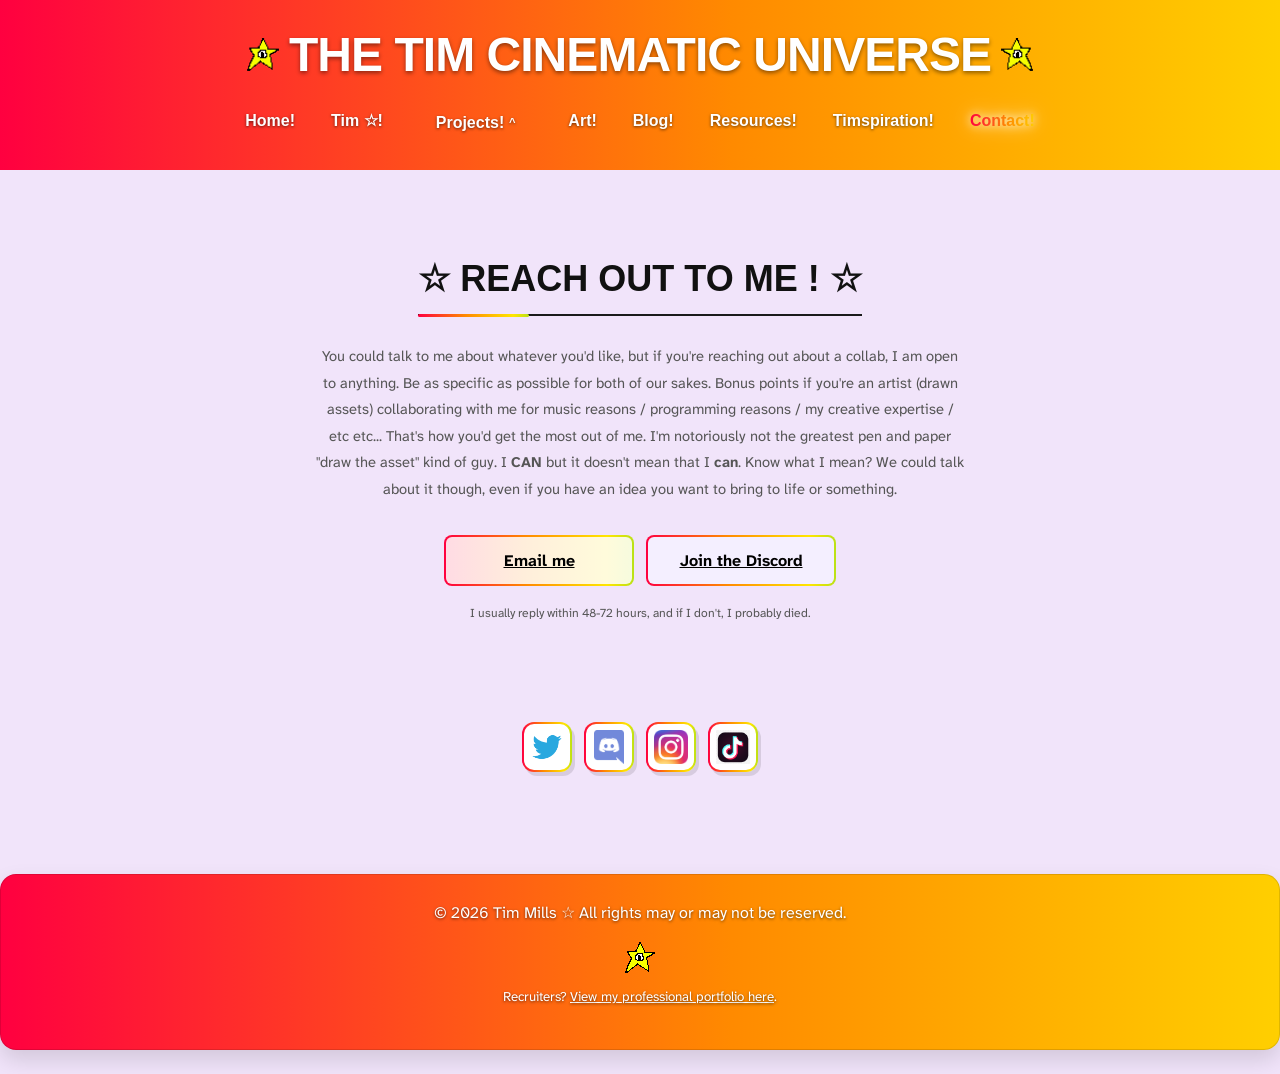
<file: html/contact.html>
<!DOCTYPE html>
<html lang="en">

<head>
  <meta charset="UTF-8" />
  <meta name="viewport" content="width=device-width, initial-scale=1.0" />
  <link rel="icon" id="favicon" type="image/gif" href="../images/STARGORE_BLINK.gif" sizes="32x32">
  <title>☆ THE TIM CINEMATIC UNIVERSE ☆</title>

  <link rel="stylesheet" href="../css/01-base.css">
  <link rel="stylesheet" href="../css/02-utilities.css">
  <link rel="stylesheet" href="../css/03-animations.css">
  <link rel="stylesheet" href="../css/10-layout.css">
  <link rel="stylesheet" href="../css/20-components.css">
  <link rel="stylesheet" href="../css/40-header-footer.css">
  <link rel="stylesheet" href="../css/60-contact.css">
  <link rel="stylesheet" href="../css/90-mobile.css">
</head>

<body>
  <header id="top">
    <h1 class="site-title" style="font-size: 3rem;">
      <span class="site-title-character site-title-character-left">
        <img class="character-static" src="../images/STARGORE_BLINK.gif" alt="">
        <img class="character-moving" src="../images/STARGORE_SCARED.png" alt="">
      </span>

      <span class="site-title-text">THE TIM CINEMATIC UNIVERSE</span>

      <span class="site-title-character site-title-character-right">
        <img class="character-static" src="../images/STARGORE_BLINK.gif" alt="">
        <img class="character-moving" src="../images/STARGORE_SCARED.png" alt="">
      </span>
</h1>

<button
  type="button"
  class="site-nav-toggle"
  id="siteNavToggle"
  aria-expanded="false"
  aria-controls="siteNav"
  aria-label="Open navigation menu"
>
  ☰
</button>

<nav class="site-nav" id="siteNav" aria-label="Primary navigation">
      <a href="../index.html">Home!</a>
      <a href="tim.html">Tim ☆!</a>

      <div class="nav-dropdown">
        <button
          type="button"
          class="nav-dropdown-toggle"
          aria-expanded="false"
          aria-haspopup="true"
          aria-controls="projectsDropdownMenu"
        >
          Projects!
        </button>

        <div class="nav-dropdown-menu" id="projectsDropdownMenu">
          <a href="projects-games.html">Games</a>
          <a href="projects-writing.html">Writing</a>
          <a href="projects-music.html">Music</a>
          <a href="projects-friends.html">Friend-Work</a>
        </div>
      </div>

      <a href="art.html">Art!</a>
      <a href="blog.html">Blog!</a>
      <a href="resources.html">Resources!</a>
      <a href="timspiration.html">Timspiration!</a>
      <a href="contact.html" class="current-page" aria-current="page">Contact!</a>
    </nav>
  </header>

  <main id="contact">
    <section class="contact-hero">
      <div class="contact-hero-inner">
        <h2>☆ REACH OUT TO ME ! ☆</h2>

        <p class="contact-collab-note">
            You could talk to me about whatever you'd like, but if you're reaching out about a collab, I am open to anything. Be as specific as possible for both of our sakes.
            Bonus points if you're an artist (drawn assets) collaborating with me for music reasons / programming reasons / my creative expertise /  etc etc...
            That's how you'd get the most out of me. I'm notoriously not the greatest pen and paper "draw the asset" kind of guy. I <b>CAN</b> but it doesn't mean
            that I <b>can</b>. Know what I mean? We could talk about it though, even if you have an idea you want to bring to life or something.
        </p>

        <div class="hero-actions">
          <a class="btn" href="mailto:timothyMillsCollab@outlook.com?subject=Hello%20Tim%20☆&body=Hey%20Tim!">Email me</a>
          <a class="btn ghost" href="https://discord.gg/JEGeDzk4n7" target="_blank" rel="noopener">Join the Discord</a>
        </div>

        <small class="hint">I usually reply within 48-72 hours, and if I don't, I probably died.</small>
      </div>
    </section>

    <section class="contact-socials" aria-label="Social media">
      <div class="social-row">
        <a href="https://x.com/EGOD3ATHH" target="_blank" rel="noopener">
          <img src="../images/Twitter Logo PNG.png" alt="Twitter">
        </a>

        <a href="https://discord.gg/JEGeDzk4n7" target="_blank" rel="noopener">
          <img src="../images/discord-logo-png-transparent.png" alt="Discord">
        </a>

        <a href="https://www.instagram.com/timcinematicuniverse" target="_blank" rel="noopener">
          <img src="../images/Instagram Logo PNG.png" alt="Instagram">
        </a>

        <a href="https://www.tiktok.com/@redroyalty910" target="_blank" rel="noopener">
          <img src="../images/TikTok PNG.png" alt="TikTok">
        </a>
      </div>
    </section>
  </main>

  <footer class="tim-footer">
    <p>© 2026 Tim Mills ☆ All rights may or may not be reserved.</p>
    <img src="../images/STARGORE_BLINK.gif" alt="Fun gif" class="footer-gif">
    <p><small>Recruiters? <a href="pro.html">View my professional portfolio here</a>.</small></p>
  </footer>

  <script src="../js/site-nav.js"></script>
</body>

</html>
</file>
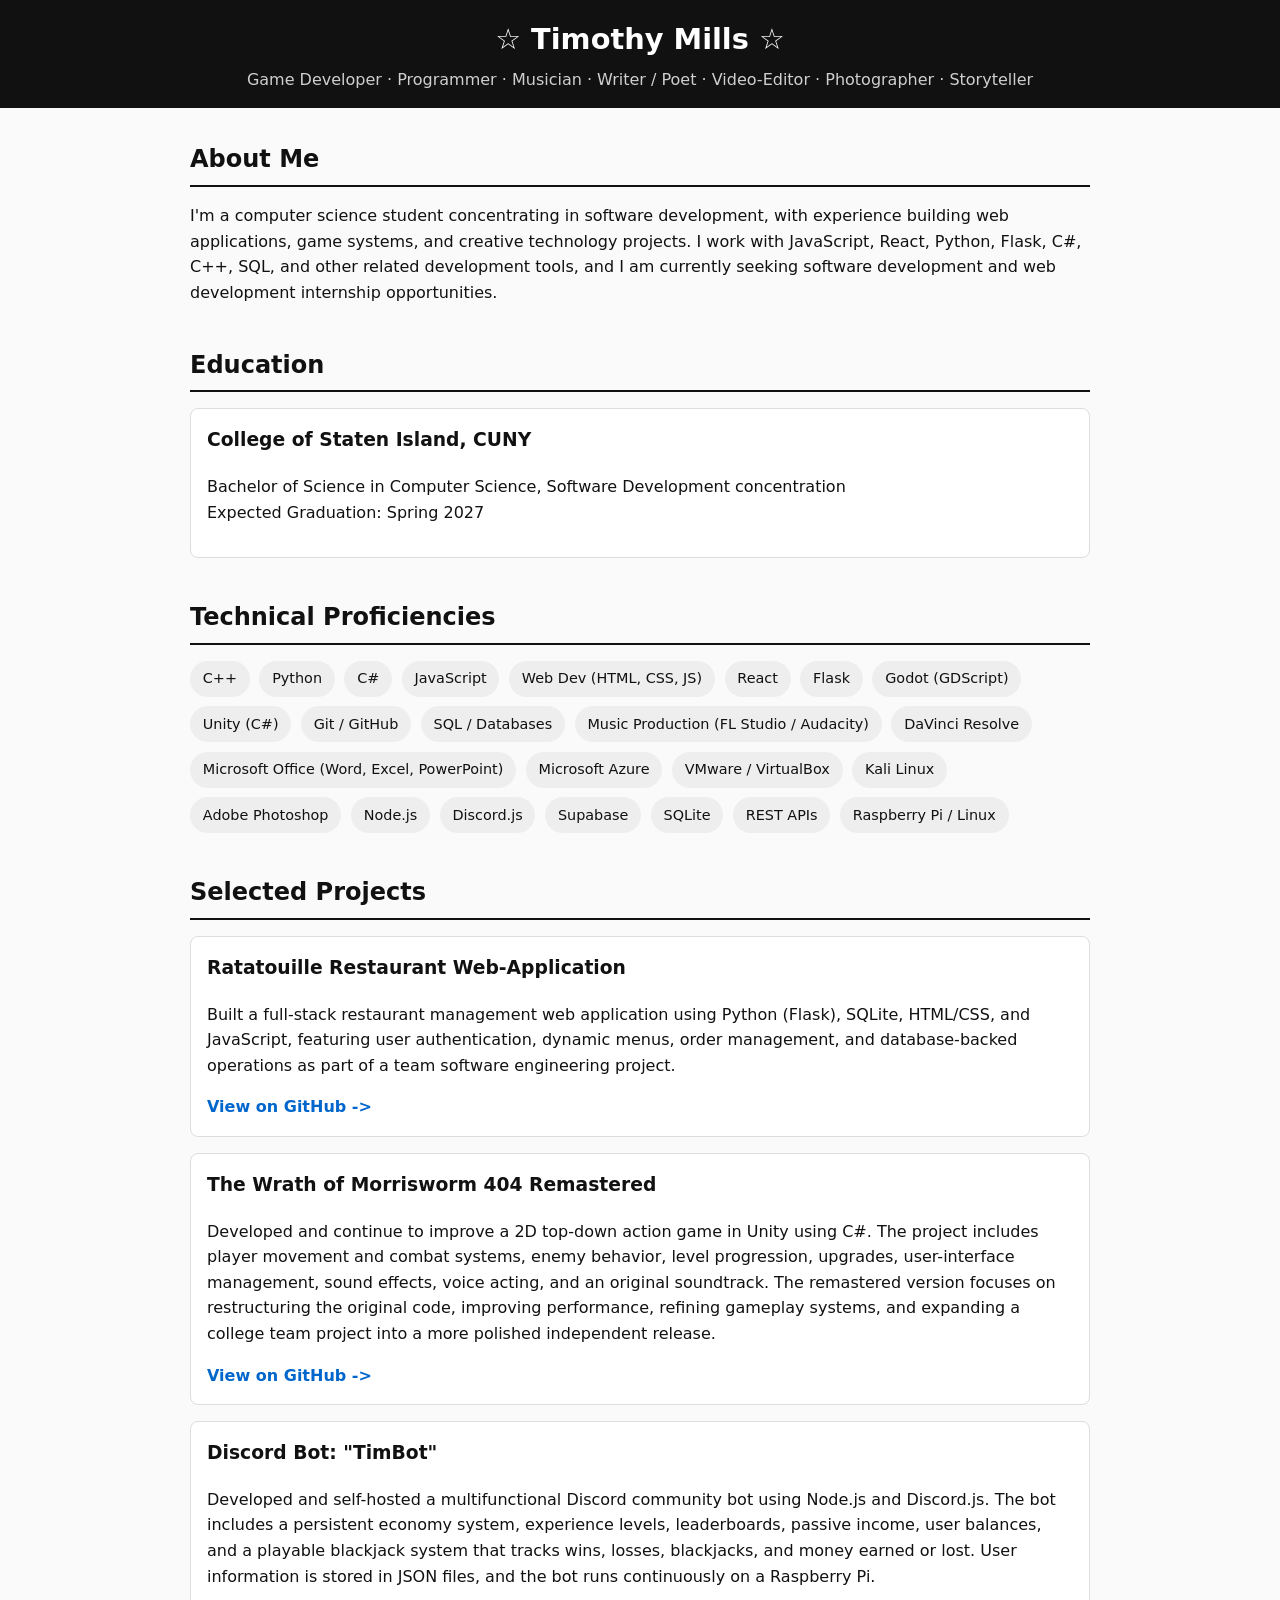
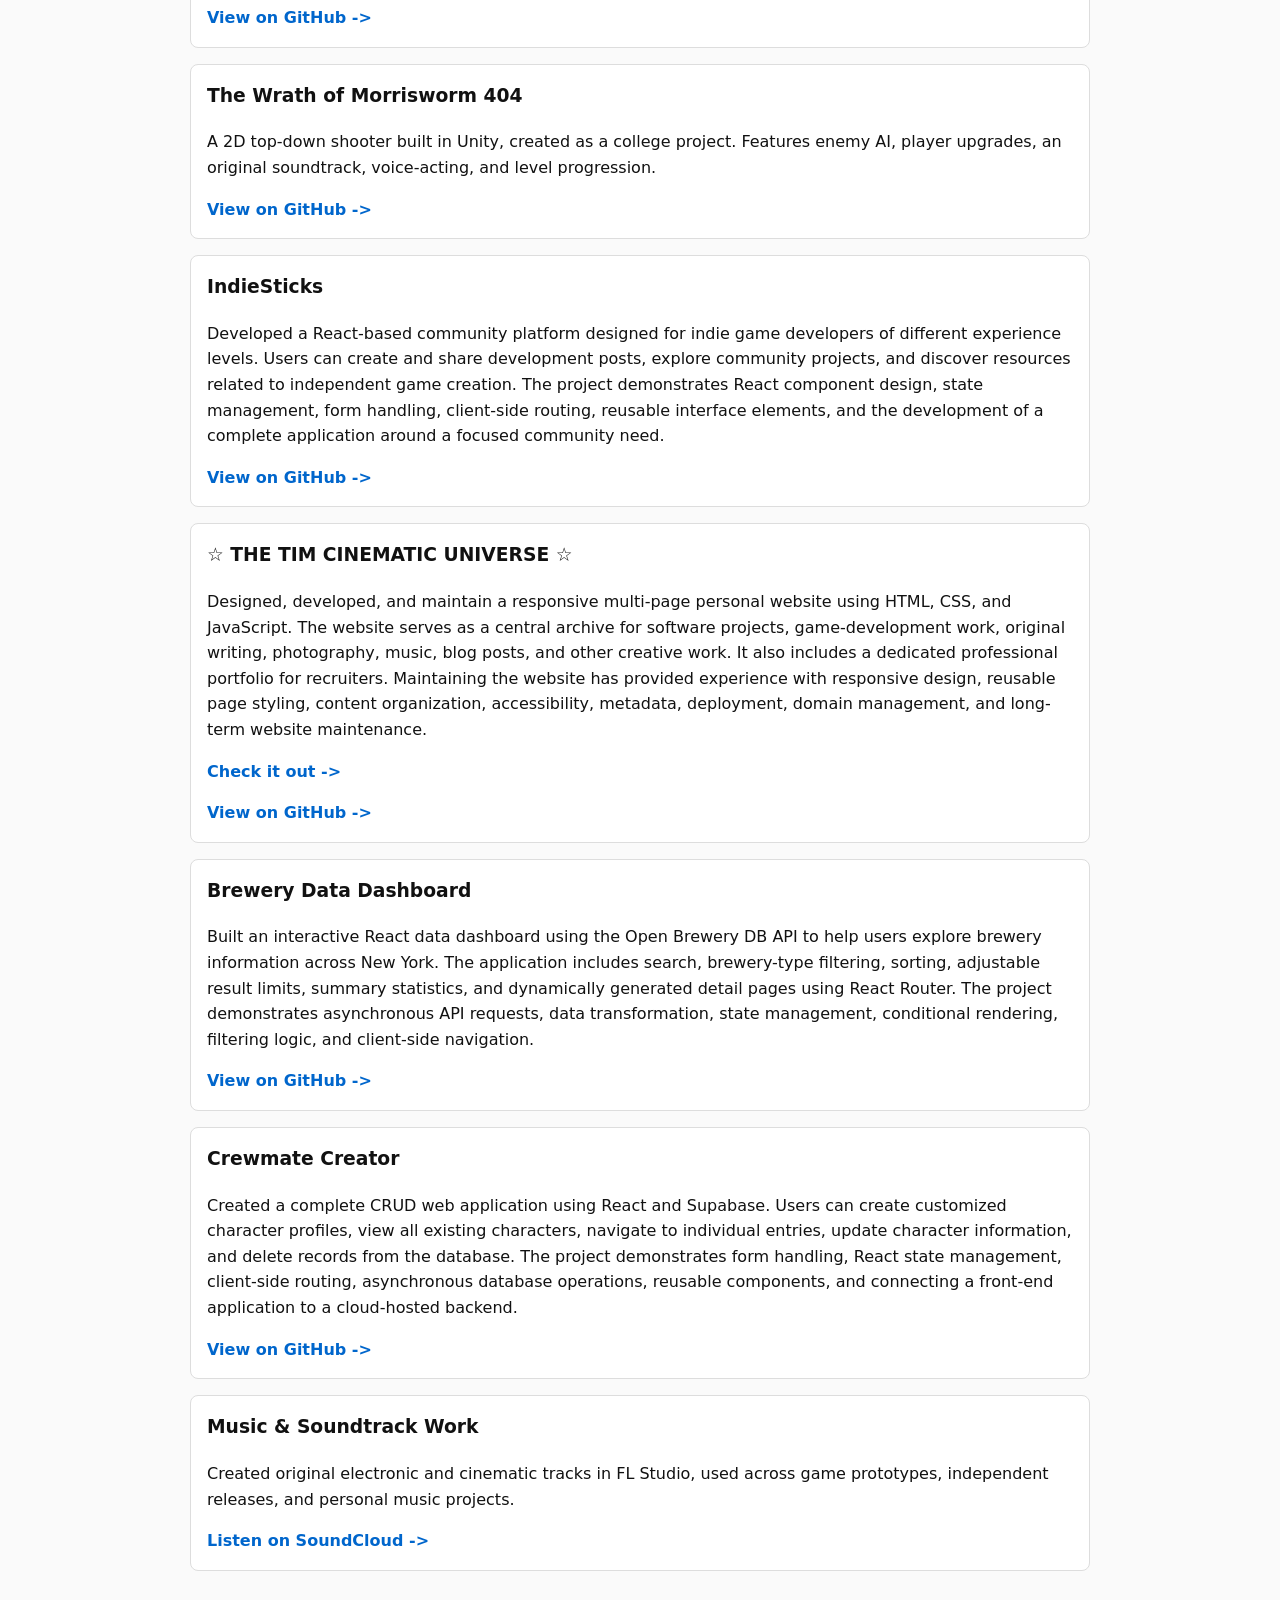
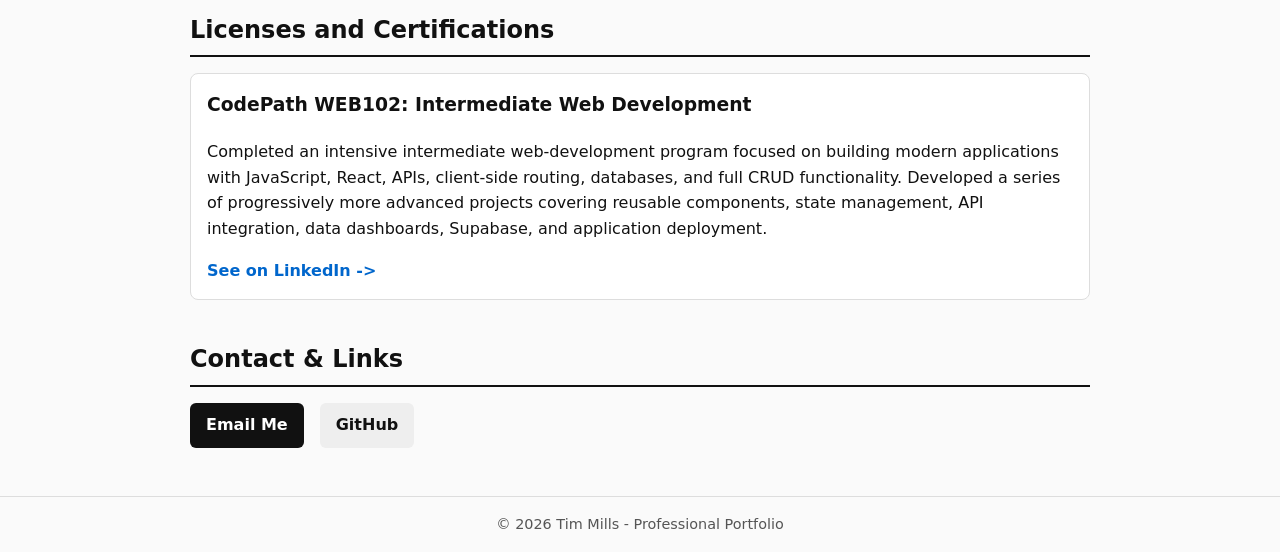
<file: html/pro.html>
<!--hey guys haha tim here hi, all assets for the pro page are in here-->

<!DOCTYPE html>
<html lang="en">

<head>
  <meta charset="UTF-8" />
  <meta name="viewport" content="width=device-width, initial-scale=1.0" />
  <meta
  name="description"
  content="Professional portfolio of Timothy Mills; a computer science student and software developer specializing in web development, game development, and interactive applications.">
  <link rel="icon" id="favicon" type="image/gif" href="images/STARGORE_BLINK.gif" sizes="32x32">
  <title>Timothy Mills ☆ | Creative Developer </title>

<!-- CSS related style changes-->
  <style>
    body {
      font-family: system-ui, -apple-system, Segoe UI, Roboto, Inter, Arial, sans-serif;
      margin: 0;
      padding: 0;
      line-height: 1.6;
      background: #fafafa;
      color: #111;
    }
    header {
      background: #111;
      color: #fff;
      padding: 1rem 2rem;
      text-align: center;
    }
    header h1 { margin: 0; font-size: 1.8rem; }
    header p { margin: 0.3rem 0 0; opacity: 0.8; }

    main {
      max-width: 900px;
      margin: 2rem auto;
      padding: 0 1rem;
    }
    section { margin-bottom: 2.5rem; }
    h2 {
      border-bottom: 2px solid #111;
      padding-bottom: 0.4rem;
      margin-bottom: 1rem;
    }

    /* skills grid */
    .skills {
      display: flex;
      flex-wrap: wrap;
      gap: 0.6rem;
    }
    .skill {
      background: #eee;
      padding: 0.4rem 0.8rem;
      border-radius: 999px;
      font-size: 0.9rem;
    }

    /* project cards */
    .projects {
      display: grid;
      gap: 1rem;
    }
    .project {
      background: #fff;
      padding: 1rem;
      border: 1px solid #ddd;
      border-radius: 8px;
    }
    .project h3 { margin-top: 0; }
    .project a { color: #0066cc; text-decoration: none; font-weight: 600; }

    /* contact buttons */
    .links {
      display: flex;
      gap: 1rem;
      flex-wrap: wrap;
    }
    .links a {
      display: inline-block;
      padding: 0.6rem 1rem;
      border-radius: 6px;
      text-decoration: none;
      font-weight: 600;
    }
    .btn-dark {
      background: #111; color: #fff;
    }
    .btn-light {
      background: #eee; color: #111;
    }

    footer {
      text-align: center;
      padding: 1rem;
      font-size: 0.9rem;
      color: #555;
      border-top: 1px solid #ddd;
      margin-top: 3rem;
    }
  </style>

</head>

<body>
  
  <header>
    <h1>☆ Timothy Mills ☆</h1>
    <p>Game Developer · Programmer · Musician · Writer / Poet · Video-Editor · Photographer · Storyteller</p>
  </header>

  <main>
<!--This section displays all of my skills and technical talents-->
    <section>
      <h2>About Me</h2>
      <p>
  I'm a computer science student concentrating in software development, with
  experience building web applications, game systems, and
  creative technology projects. I work with JavaScript, React, Python, Flask,
  C#, C++, SQL, and other related development tools, and I am currently seeking
  software development and web development internship opportunities.
 </p>
 </section>

 <section>
  <h2>Education</h2>
  <div class="project">
    <h3>College of Staten Island, CUNY</h3>
    <p>
      Bachelor of Science in Computer Science, Software Development concentration<br>
      Expected Graduation: Spring 2027
    </p>
  </div>
</section>

    <section>
      <h2>Technical Proficiencies</h2>
      <div class="skills">
        <span class="skill">C++</span>
        <span class="skill">Python</span>
        <span class="skill">C#</span>
        <span class="skill">JavaScript</span>
        <span class="skill">Web Dev (HTML, CSS, JS)</span>
        <span class="skill">React</span>
        <span class="skill">Flask</span>
        <span class="skill">Godot (GDScript)</span>
        <span class="skill">Unity (C#)</span>
        <span class="skill">Git / GitHub</span>
        <span class="skill">SQL / Databases</span>
        <span class="skill">Music Production (FL Studio / Audacity)</span>
        <span class="skill">DaVinci Resolve</span>
        <span class="skill">Microsoft Office (Word, Excel, PowerPoint)</span>
        <span class="skill">Microsoft Azure</span>
        <span class="skill">VMware / VirtualBox</span>
        <span class="skill">Kali Linux</span>
        <span class="skill">Adobe Photoshop</span>
        <span class="skill">Node.js</span>
        <span class="skill">Discord.js</span>
        <span class="skill">Supabase</span>
        <span class="skill">SQLite</span>
        <span class="skill">REST APIs</span>
        <span class="skill">Raspberry Pi / Linux</span>
      </div>
    </section>

  <!--Here is where my projects will be displayed-->
    <section>
      <h2>Selected Projects</h2>
      <div class="projects">

      <div class="project">
        <h3>Ratatouille Restaurant Web-Application</h3>
        <p>Built a full-stack restaurant management web application using Python (Flask), SQLite, HTML/CSS, and JavaScript, featuring user 
        authentication, dynamic menus, order management, and database-backed operations as part of a team software engineering project.</p>
        <a href="https://github.com/redroyalty910/resturaunt-mvp" target="_blank" rel="noopener noreferrer">View on GitHub -></a>
        </div>

        <div class="project">
          <h3>The Wrath of Morrisworm 404 Remastered</h3>
          <p>Developed and continue to improve a 2D top-down action game in Unity using C#. The project includes player movement and combat systems, enemy behavior,
             level progression, upgrades, user-interface management, sound effects, voice acting, and an original soundtrack. The remastered version focuses on restructuring 
             the original code, improving performance, refining gameplay systems, and expanding a college team project into a more polished independent release.</p>
          <a href="https://github.com/redroyalty910/The-Wrath-of-Morrisworm-404-REMASTERED-V1.0" target="_blank" rel="noopener noreferrer">View on GitHub -></a>
        </div>

      <div class="project">
        <h3>Discord Bot: "TimBot"</h3>
        <p>Developed and self-hosted a multifunctional Discord community bot using Node.js and Discord.js. The bot includes a persistent economy system, 
          experience levels, leaderboards, passive income, user balances, and a playable blackjack system that tracks wins, losses, blackjacks, and money earned or lost. 
          User information is stored in JSON files, and the bot runs continuously on a Raspberry Pi.</p>
        <a href="https://github.com/redroyalty910/TimDiscordBot" target="_blank" rel="noopener noreferrer">View on GitHub -></a>
        </div>

        <div class="project">
          <h3>The Wrath of Morrisworm 404</h3>
          <p>A 2D top-down shooter built in Unity, created as a college project. Features enemy AI, player upgrades, an original soundtrack, voice-acting, and level progression.</p>
          <a href="https://github.com/redroyalty910/The-Wrath-of-Morrisworm-404-OG-Version-1.0-" target="_blank" rel="noopener noreferrer">View on GitHub -></a>
        </div>

      <div class="project">
        <h3>IndieSticks</h3>
        <p>Developed a React-based community platform designed for indie game developers of different experience levels. Users can create and
           share development posts, explore community projects, and discover resources related to independent game creation. The project demonstrates 
           React component design, state management, form handling, client-side routing, reusable interface elements, and the development of a complete 
           application around a focused community need. </p>
        <a href="https://github.com/redroyalty910/IndieSticks--WEB102PFINAL" target="_blank" rel="noopener noreferrer">View on GitHub -></a>
        </div>

        <div class="project">
          <h3>☆ THE TIM CINEMATIC UNIVERSE ☆</h3>
          <p>Designed, developed, and maintain a responsive multi-page personal website using HTML, CSS, and JavaScript. The website serves as a central 
            archive for software projects, game-development work, original writing, photography, music, blog posts, and other creative work. It also 
            includes a dedicated professional portfolio for recruiters. Maintaining the website has provided experience with responsive design, reusable 
            page styling, content organization, accessibility, metadata, deployment, domain management, and long-term website maintenance.</p>
          <a href="https://timcinematicuniverse.com/index.html" target="_blank">Check it out -></a>
          <p> </p> 
          <a href="https://github.com/redroyalty910/TimCinematicUniverseWebsite" target="_blank" rel="noopener noreferrer">View on GitHub -></a>
        </div>

      <div class="project">
        <h3>Brewery Data Dashboard</h3>
        <p>Built an interactive React data dashboard using the Open Brewery DB API to help users explore brewery information across New York. The application 
          includes search, brewery-type filtering, sorting, adjustable result limits, summary statistics, and dynamically generated detail pages using React Router. 
          The project demonstrates asynchronous API requests, data transformation, state management, conditional rendering, filtering logic, and client-side navigation.</p>
        <a href="https://github.com/redroyalty910/brewery-data-dashboard--WEB102P6" target="_blank" rel="noopener noreferrer">View on GitHub -></a>
        </div>

      <div class="project">
        <h3>Crewmate Creator</h3>
        <p>Created a complete CRUD web application using React and Supabase. Users can create customized character profiles, view all existing characters, navigate to individual 
          entries, update character information, and delete records from the database. The project demonstrates form handling, React state management, client-side routing, 
          asynchronous database operations, reusable components, and connecting a front-end application to a cloud-hosted backend.</p>
        <a href="https://github.com/redroyalty910/rpg-crewmates--WEB102P7" target="_blank" rel="noopener noreferrer">View on GitHub -></a>
        </div>

        <div class="project">
          <h3>Music & Soundtrack Work</h3>
          <p>Created original electronic and cinematic tracks in FL Studio, used across game prototypes, independent releases, and personal music projects.</p>
          <a href="https://soundcloud.com/timmy-9102002910" target="_blank" rel="noopener noreferrer">Listen on SoundCloud -></a>
        </div>
      </div>
    </section>

<!--This is where I will display licenses and certs-->
    <section>
      <h2>Licenses and Certifications</h2>
      <div class="projects">
        <div class="project">
          <h3>CodePath WEB102: Intermediate Web Development</h3>
          <p>Completed an intensive intermediate web-development program focused on building modern applications with JavaScript, React, APIs, client-side routing, databases, 
            and full CRUD functionality. Developed a series of progressively more advanced projects covering reusable components, state management, API integration, data dashboards,
             Supabase, and application deployment.</p>
          <a href="https://github.com/redroyalty910" target="_blank" rel="noopener noreferrer">See on LinkedIn -></a>
        </div>

      </div>
    </section>

<!--This is where I will display ALL relevant contacts and links for recruiters-->
    <section>
      <h2>Contact & Links</h2> 
      <div class="links">
        <a href="mailto:timothymillscollab@outlook.com" class="btn-dark">Email Me</a>
        <a href="https://github.com/redroyalty910" target="_blank" class="btn-light" rel="noopener noreferrer">GitHub</a>
      </div>
    </section>
  </main>

  <footer>
    © 2026 Tim Mills - Professional Portfolio
  </footer>
</body>
</html>
</file>
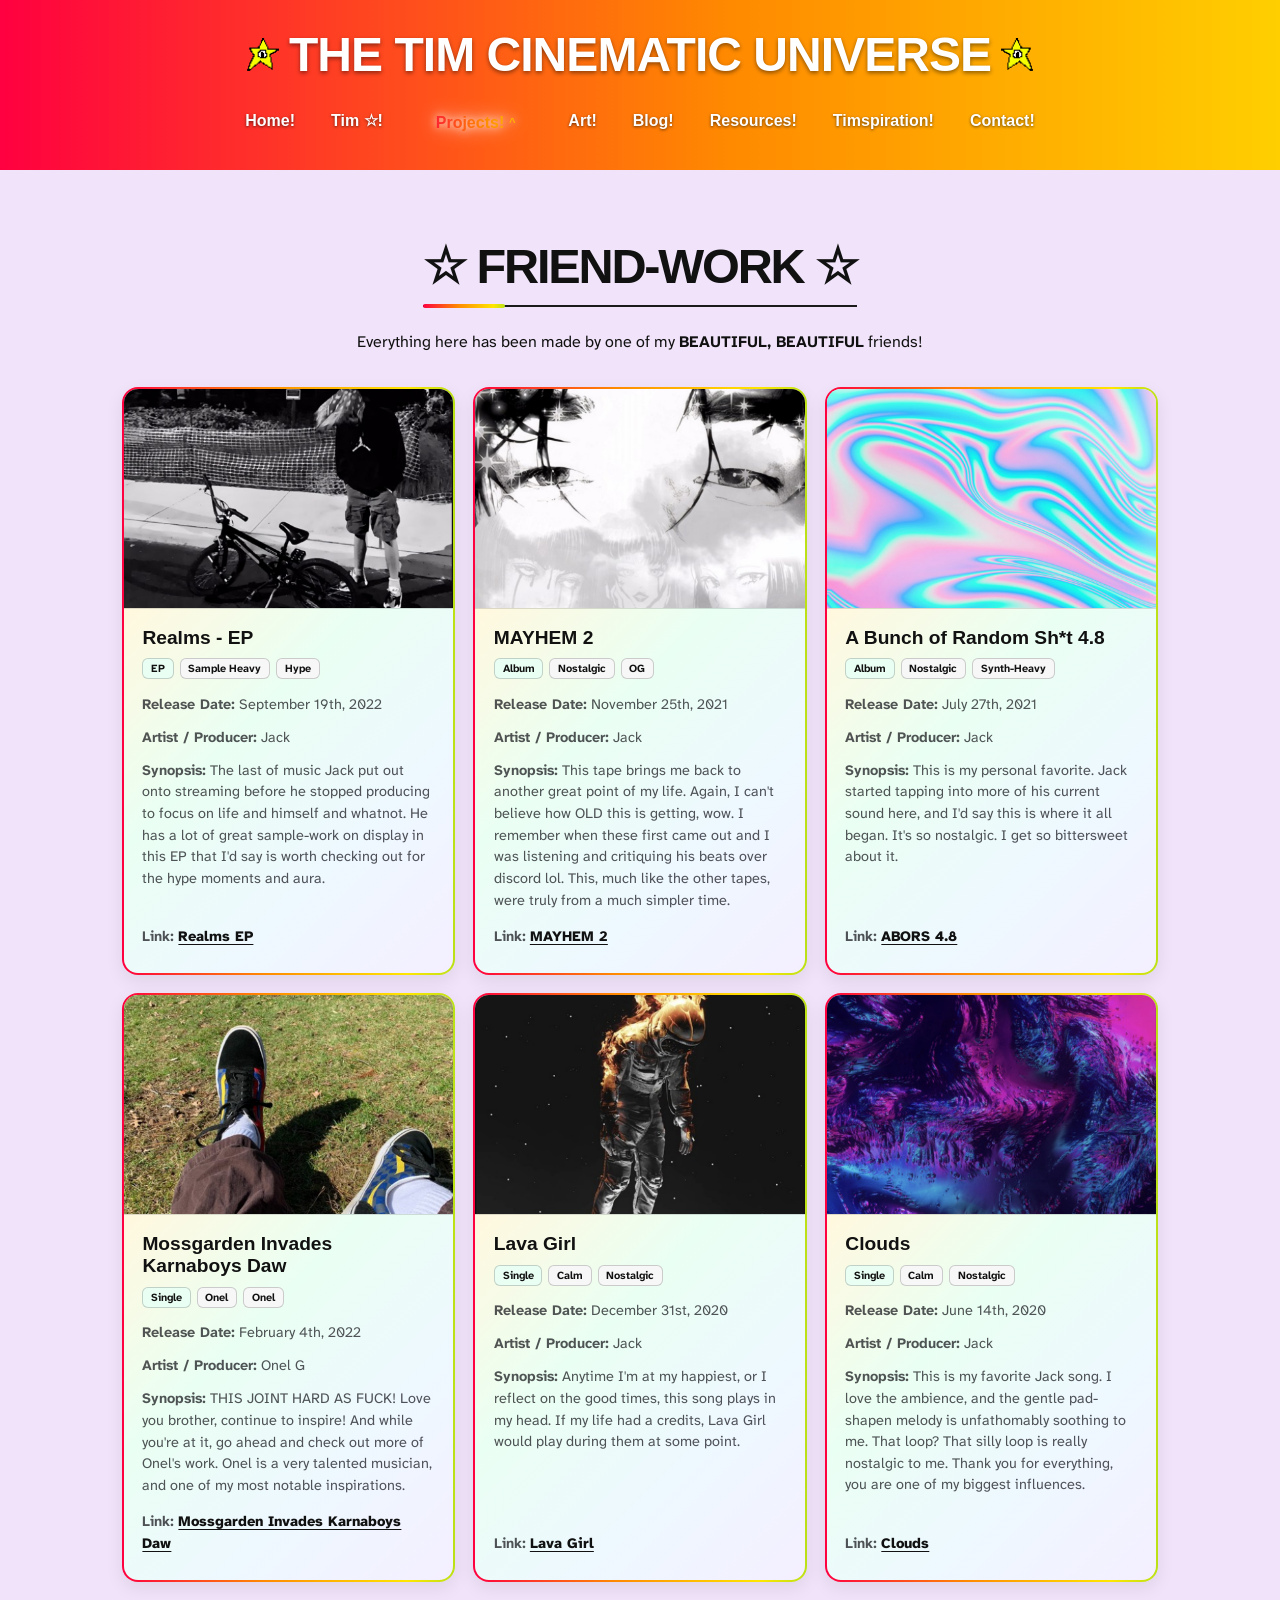
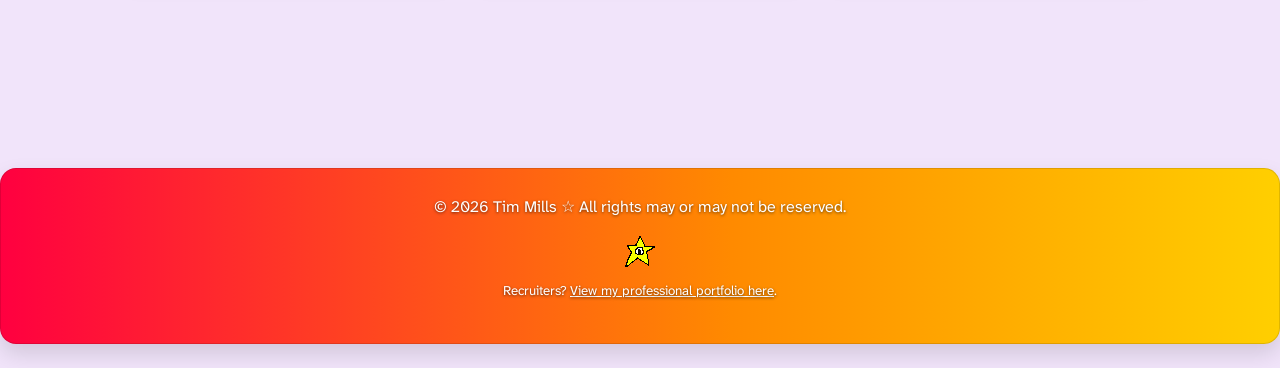
<file: html/projects-friends.html>
<!DOCTYPE html>
<html lang="en">

<head>
  <meta charset="UTF-8" />
  <meta name="viewport" content="width=device-width, initial-scale=1.0" />
  <link rel="icon" id="favicon" type="image/gif" href="../images/STARGORE_BLINK.gif" sizes="32x32">
  <title>☆ THE TIM CINEMATIC UNIVERSE ☆</title>

  <link rel="stylesheet" href="../css/01-base.css">
  <link rel="stylesheet" href="../css/02-utilities.css">
  <link rel="stylesheet" href="../css/03-animations.css">
  <link rel="stylesheet" href="../css/10-layout.css">
  <link rel="stylesheet" href="../css/20-components.css">
  <link rel="stylesheet" href="../css/40-header-footer.css">
  <link rel="stylesheet" href="../css/55-projects.css">
  <link rel="stylesheet" href="../css/90-mobile.css">
</head>

<body>
  <header id="top">
    <h1 class="site-title" style="font-size: 3rem;">
      <span class="site-title-character site-title-character-left">
        <img class="character-static" src="../images/STARGORE_BLINK.gif" alt="">
        <img class="character-moving" src="../images/STARGORE_SCARED.png" alt="">
      </span>

      <span class="site-title-text">THE TIM CINEMATIC UNIVERSE</span>

      <span class="site-title-character site-title-character-right">
        <img class="character-static" src="../images/STARGORE_BLINK.gif" alt="">
        <img class="character-moving" src="../images/STARGORE_SCARED.png" alt="">
      </span>
</h1>

<button
  type="button"
  class="site-nav-toggle"
  id="siteNavToggle"
  aria-expanded="false"
  aria-controls="siteNav"
  aria-label="Open navigation menu"
>
  ☰
</button>

<nav class="site-nav" id="siteNav" aria-label="Primary navigation">
      <a href="../index.html">Home!</a>
      <a href="tim.html">Tim ☆!</a>

      <div class="nav-dropdown">
        <button
          type="button"
          class="nav-dropdown-toggle current-page"
          aria-expanded="false"
          aria-haspopup="true"
          aria-controls="projectsDropdownMenu"
        >
          Projects!
        </button>

        <div class="nav-dropdown-menu" id="projectsDropdownMenu">
          <a href="projects-games.html">Games</a>
          <a href="projects-writing.html">Writing</a>
          <a href="projects-music.html">Music</a>
          <a href="projects-friends.html" class="current-project-category" aria-current="page">Friend-Work</a>
        </div>
      </div>

      <a href="art.html">Art!</a>
      <a href="blog.html">Blog!</a>
      <a href="resources.html">Resources!</a>
      <a href="timspiration.html">Timspiration!</a>
      <a href="contact.html">Contact!</a>
    </nav>
  </header>

  <main class="projects-page-redesign">
    <section id="friends" class="projects-section">
      <div class="projects-page-heading">
        <h1>☆ FRIEND-WORK ☆</h1>
          <p class="projects-page-description">
    Everything here has been made by one of my <b>BEAUTIFUL, BEAUTIFUL</b> friends!
  </p>
      </div>

      <div class="projects-card-grid projects-friends-grid">
        <div class="projects-showcase-card">
          <img alt="Realms EP" class="projects-showcase-image" src="../images/Realms EP.png"/>

          <div class="projects-showcase-content">
            <h3>Realms - EP</h3>

            <div class="projects-tag-row">
              <span class="projects-tag projects-tag-live">EP</span>
              <span class="projects-tag">Sample Heavy</span>
              <span class="projects-tag">Hype</span>
            </div>

            <p><strong>Release Date:</strong> September 19th, 2022</p>
            <p><strong>Artist / Producer:</strong> Jack</p>
            <p><strong>Synopsis:</strong> The last of music Jack put out onto streaming before he stopped producing to focus on life and himself and whatnot. He has a lot of great sample-work on display in this EP
              that I'd say is worth checking out for the hype moments and aura.</p>
            <p><strong>Link:</strong> <a href="https://soundcloud.com/dzackk/sets/realms-ep">Realms EP</a></p>
          </div>
        </div>

        <div class="projects-showcase-card">
          <img alt="MAYHEM 2" class="projects-showcase-image" src="../images/MAYHEM 2.png"/>

          <div class="projects-showcase-content">
            <h3>MAYHEM 2</h3>

            <div class="projects-tag-row">
              <span class="projects-tag projects-tag-live">Album</span>
              <span class="projects-tag">Nostalgic</span>
              <span class="projects-tag">OG</span>
            </div>

            <p><strong>Release Date:</strong> November 25th, 2021</p>
            <p><strong>Artist / Producer:</strong> Jack</p>
            <p><strong>Synopsis:</strong> This tape brings me back to another great point of my life. Again, I can't believe how OLD this is getting, wow. I remember when these first came out and I was 
              listening and critiquing his beats over discord lol. This, much like the other tapes, were truly from a much simpler time.</p>
            <p><strong>Link:</strong> <a href="https://soundcloud.com/dzackk/sets/mayhem-2">MAYHEM 2</a></p>
          </div>
        </div>

        <div class="projects-showcase-card">
          <img alt="A Bunch of Random Sh*t 4.8" class="projects-showcase-image" src="../images/ABORS4.8.png"/>

          <div class="projects-showcase-content">
            <h3>A Bunch of Random Sh*t 4.8</h3>

            <div class="projects-tag-row">
              <span class="projects-tag projects-tag-live">Album</span>
              <span class="projects-tag">Nostalgic</span>
              <span class="projects-tag">Synth-Heavy</span>
            </div>

            <p><strong>Release Date:</strong> July 27th, 2021</p>
            <p><strong>Artist / Producer:</strong> Jack</p>
            <p><strong>Synopsis:</strong> This is my personal favorite. Jack started tapping into more of his current sound here, and I'd say this is where it all began. 
              It's so nostalgic. I get so bittersweet about it. </p>
            <p><strong>Link:</strong> <a href="https://soundcloud.com/dzackk/sets/a-bunch-of-random-shit-4-8">ABORS 4.8</a></p>
          </div>
        </div>

        <div class="projects-showcase-card">
          <img alt="mossgarden" class="projects-showcase-image" src="../images/mossgarden.png"/>

          <div class="projects-showcase-content">
            <h3>Mossgarden Invades Karnaboys Daw</h3>

            <div class="projects-tag-row">
              <span class="projects-tag projects-tag-live">Single</span>
              <span class="projects-tag">Onel</span>
              <span class="projects-tag">Onel</span>
            </div>

            <p><strong>Release Date:</strong> February 4th, 2022</p>
            <p><strong>Artist / Producer:</strong> Onel G</p>
            <p><strong>Synopsis:</strong> THIS JOINT HARD AS FUCK! Love you brother, continue to inspire! And while you're at it, 
              go ahead and check out more of Onel's work. Onel is a very talented musician, and one of my most notable inspirations. </p>
            <p><strong>Link:</strong> <a href="https://soundcloud.com/assonanceyeet/mossgarden-invades-karnaboys-daw">Mossgarden Invades Karnaboys Daw</a></p>
          </div>
        </div>

        <div class="projects-showcase-card">
          <img alt="Lava Girl" class="projects-showcase-image" src="../images/Astronaut.png"/>

          <div class="projects-showcase-content">
            <h3>Lava Girl</h3>

            <div class="projects-tag-row">
              <span class="projects-tag projects-tag-live">Single</span>
              <span class="projects-tag">Calm</span>
              <span class="projects-tag">Nostalgic</span>
            </div>

            <p><strong>Release Date:</strong> December 31st, 2020</p>
            <p><strong>Artist / Producer:</strong> Jack</p>
            <p><strong>Synopsis:</strong> Anytime I'm at my happiest, or I reflect on the good times, this song plays in my head.
              If my life had a credits, Lava Girl would play during them at some point.</p>
            <p><strong>Link:</strong> <a href="https://soundcloud.com/hackerbootleguploader/lava-girl">Lava Girl</a></p>
          </div>
        </div>

        <div class="projects-showcase-card">
          <img alt="Clouds" class="projects-showcase-image" src="../images/clouds.png"/>

          <div class="projects-showcase-content">
            <h3>Clouds</h3>

            <div class="projects-tag-row">
              <span class="projects-tag projects-tag-live">Single</span>
              <span class="projects-tag">Calm</span>
              <span class="projects-tag">Nostalgic</span>
            </div>

            <p><strong>Release Date:</strong> June 14th, 2020</p>
            <p><strong>Artist / Producer:</strong> Jack</p>
            <p><strong>Synopsis:</strong> This is my favorite Jack song. I love the ambience, and the gentle pad-shapen melody is unfathomably soothing to me. 
              That loop? That silly loop is really nostalgic to me. Thank you for everything, you are one of my biggest influences.</p>
            <p><strong>Link:</strong> <a href="https://soundcloud.com/dzackk/clouds">Clouds</a></p>
          </div>
        </div>
      </div>
    </section>
  </main>

  <footer class="tim-footer">
    <p>© 2026 Tim Mills ☆ All rights may or may not be reserved.</p>
    <img src="../images/STARGORE_BLINK.gif" alt="Fun gif" class="footer-gif">
    <p><small>Recruiters? <a href="pro.html">View my professional portfolio here</a>.</small></p>
  </footer>

  <script src="../js/site-nav.js"></script>
</body>

</html>
</file>
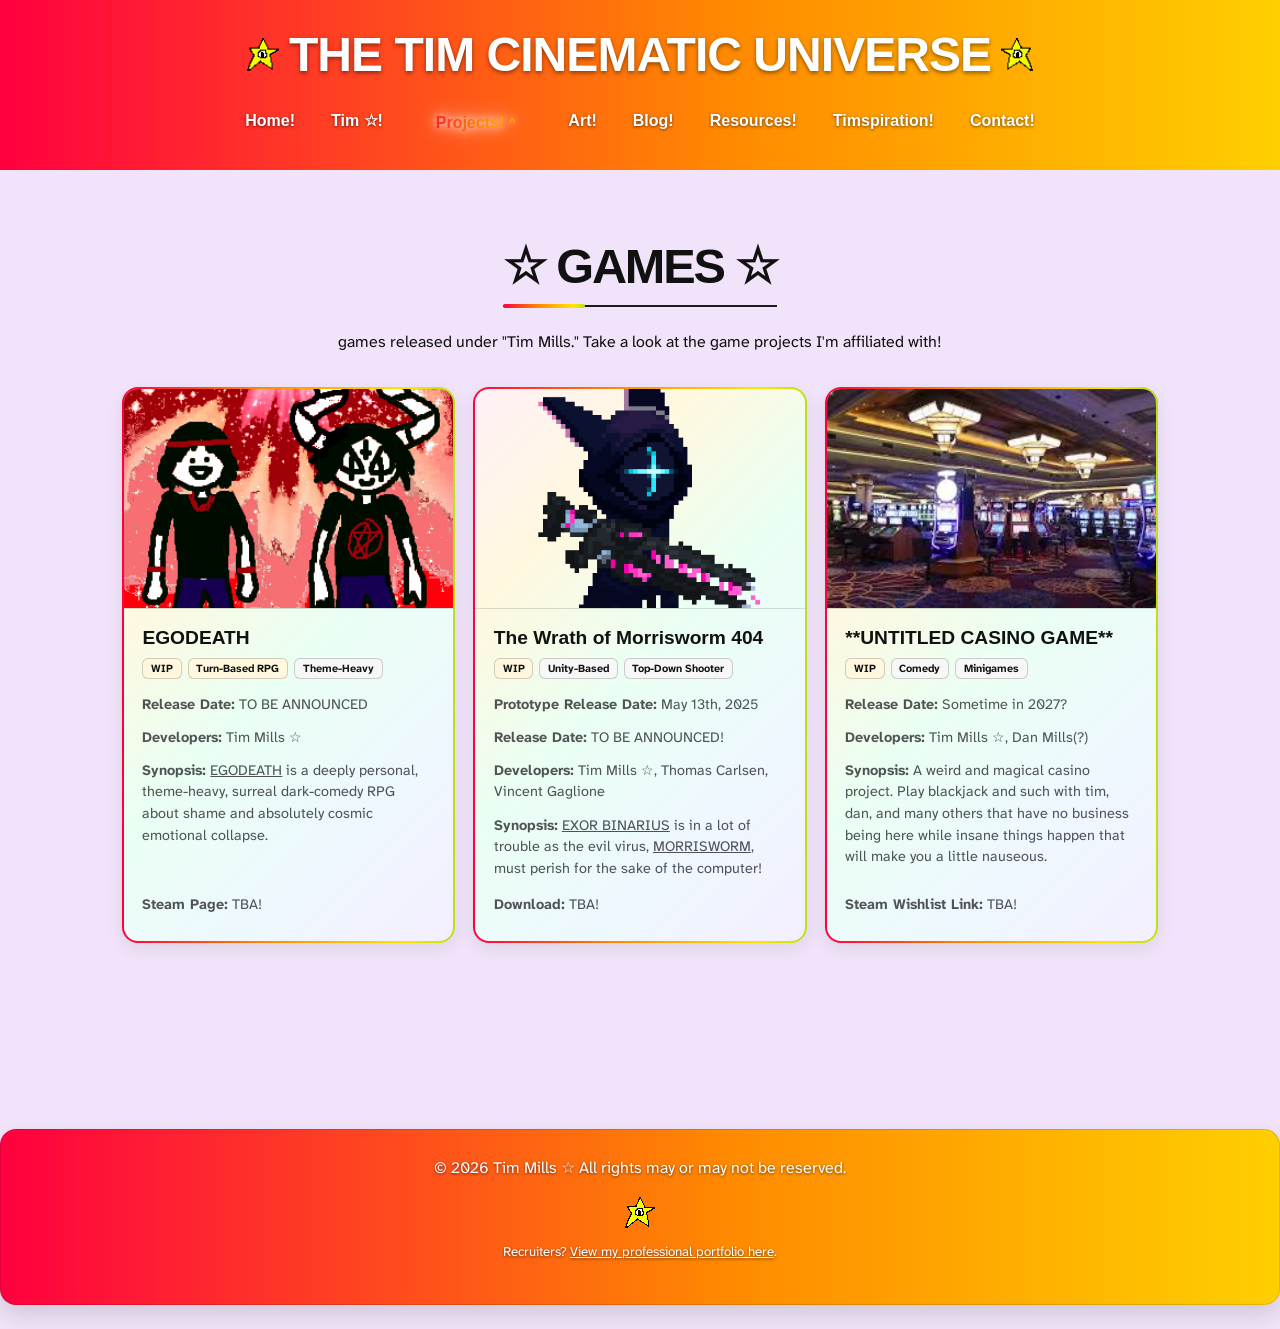
<file: html/projects-games.html>
<!DOCTYPE html>
<html lang="en">

<head>
  <meta charset="UTF-8" />
  <meta name="viewport" content="width=device-width, initial-scale=1.0" />
  <link rel="icon" id="favicon" type="image/gif" href="../images/STARGORE_BLINK.gif" sizes="32x32">
  <title>☆ THE TIM CINEMATIC UNIVERSE ☆</title>

  <link rel="stylesheet" href="../css/01-base.css">
  <link rel="stylesheet" href="../css/02-utilities.css">
  <link rel="stylesheet" href="../css/03-animations.css">
  <link rel="stylesheet" href="../css/10-layout.css">
  <link rel="stylesheet" href="../css/20-components.css">
  <link rel="stylesheet" href="../css/40-header-footer.css">
  <link rel="stylesheet" href="../css/55-projects.css">
  <link rel="stylesheet" href="../css/90-mobile.css">
</head>

<body>
  <header id="top">
    <h1 class="site-title" style="font-size: 3rem;">
      <span class="site-title-character site-title-character-left">
        <img class="character-static" src="../images/STARGORE_BLINK.gif" alt="">
        <img class="character-moving" src="../images/STARGORE_SCARED.png" alt="">
      </span>

      <span class="site-title-text">THE TIM CINEMATIC UNIVERSE</span>

      <span class="site-title-character site-title-character-right">
        <img class="character-static" src="../images/STARGORE_BLINK.gif" alt="">
        <img class="character-moving" src="../images/STARGORE_SCARED.png" alt="">
      </span>
</h1>

<button
  type="button"
  class="site-nav-toggle"
  id="siteNavToggle"
  aria-expanded="false"
  aria-controls="siteNav"
  aria-label="Open navigation menu"
>
  ☰
</button>

<nav class="site-nav" id="siteNav" aria-label="Primary navigation">
      <a href="../index.html">Home!</a>
      <a href="tim.html">Tim ☆!</a>

      <div class="nav-dropdown">
        <button
          type="button"
          class="nav-dropdown-toggle current-page"
          aria-expanded="false"
          aria-haspopup="true"
          aria-controls="projectsDropdownMenu"
        >
          Projects!
        </button>

        <div class="nav-dropdown-menu" id="projectsDropdownMenu">
          <a href="projects-games.html" class="current-project-category" aria-current="page">Games</a>
          <a href="projects-writing.html">Writing</a>
          <a href="projects-music.html">Music</a>
          <a href="projects-friends.html">Friend-Work</a>
        </div>
      </div>

      <a href="art.html">Art!</a>
      <a href="blog.html">Blog!</a>
      <a href="resources.html">Resources!</a>
      <a href="timspiration.html">Timspiration!</a>
      <a href="contact.html">Contact!</a>
    </nav>
  </header>

  <main class="projects-page-redesign">
    <section id="games" class="projects-section">
      <div class="projects-page-heading">
        <h1>☆ GAMES ☆</h1>
  <p class="projects-page-description">
    games released under "Tim Mills." Take a look at the game projects I'm affiliated with!
  </p>
      </div>

      <div class="projects-card-grid">
        <div class="projects-showcase-card">
          <img alt="TIM 71" class="projects-showcase-image" src="../images/if they were real.jpg"/>

          <div class="projects-showcase-content">
            <h3>EGODEATH</h3>

            <div class="projects-tag-row">
              <span class="projects-tag projects-tag-coming">WIP</span>
              <span class="projects-tag projects-tag-wip">Turn-Based RPG</span>
              <span class="projects-tag">Theme-Heavy</span>
            </div>

            <p><strong>Release Date:</strong> TO BE ANNOUNCED </p>
            <p><strong>Developers:</strong> Tim Mills ☆ </p>
            <p><strong>Synopsis:</strong> <u>EGODEATH</u> is a deeply personal, theme-heavy, surreal dark-comedy RPG about shame and absolutely cosmic emotional collapse. </p>
            <p><strong>Steam Page:</strong> TBA! </p>
          </div>
        </div>

        <div class="projects-showcase-card">
          <img alt="Wrath of Morrisworm 404" class="projects-showcase-image" src="../images/exor.gif"/>

          <div class="projects-showcase-content">
            <h3>The Wrath of Morrisworm 404</h3>

            <div class="projects-tag-row">
              <span class="projects-tag projects-tag-wip">WIP</span>
              <span class="projects-tag">Unity-Based</span>
              <span class="projects-tag">Top-Down Shooter</span>
            </div>

            <p><strong>Prototype Release Date:</strong> May 13th, 2025</p>
            <p><strong>Release Date:</strong> TO BE ANNOUNCED!</p>
            <p><strong>Developers:</strong> Tim Mills ☆, Thomas Carlsen, Vincent Gaglione  </p>
            <p><strong>Synopsis:</strong> <u>EXOR BINARIUS</u> is in a lot of trouble as the evil virus, <u>MORRISWORM</u>, must perish for the sake of the computer! </p>
            <p><strong>Download:</strong> TBA! </p>
          </div>
        </div>

        <div class="projects-showcase-card">
          <img alt="TIM CASINO" class="projects-showcase-image" src="../images/casino stock image.jpg"/>

          <div class="projects-showcase-content">
            <h3> **UNTITLED CASINO GAME**</h3>

            <div class="projects-tag-row">
              <span class="projects-tag projects-tag-wip">WIP</span>
              <span class="projects-tag">Comedy</span>
              <span class="projects-tag">Minigames</span>
            </div>

            <p><strong>Release Date:</strong> Sometime in 2027? </p>
            <p><strong>Developers:</strong> Tim Mills ☆, Dan Mills(?) </p>
            <p><strong>Synopsis:</strong> A weird and magical casino project.
              Play blackjack and such with tim, dan, and many others that have no business being here while insane things happen that will make you a little nauseous.</p>
            <p><strong>Steam Wishlist Link:</strong> TBA! </p>
          </div>
        </div>
      </div>
    </section>
  </main>

  <footer class="tim-footer">
    <p>© 2026 Tim Mills ☆ All rights may or may not be reserved.</p>
    <img src="../images/STARGORE_BLINK.gif" alt="Fun gif" class="footer-gif">
    <p><small>Recruiters? <a href="pro.html">View my professional portfolio here</a>.</small></p>
  </footer>

  <script src="../js/site-nav.js"></script>
</body>

</html>
</file>
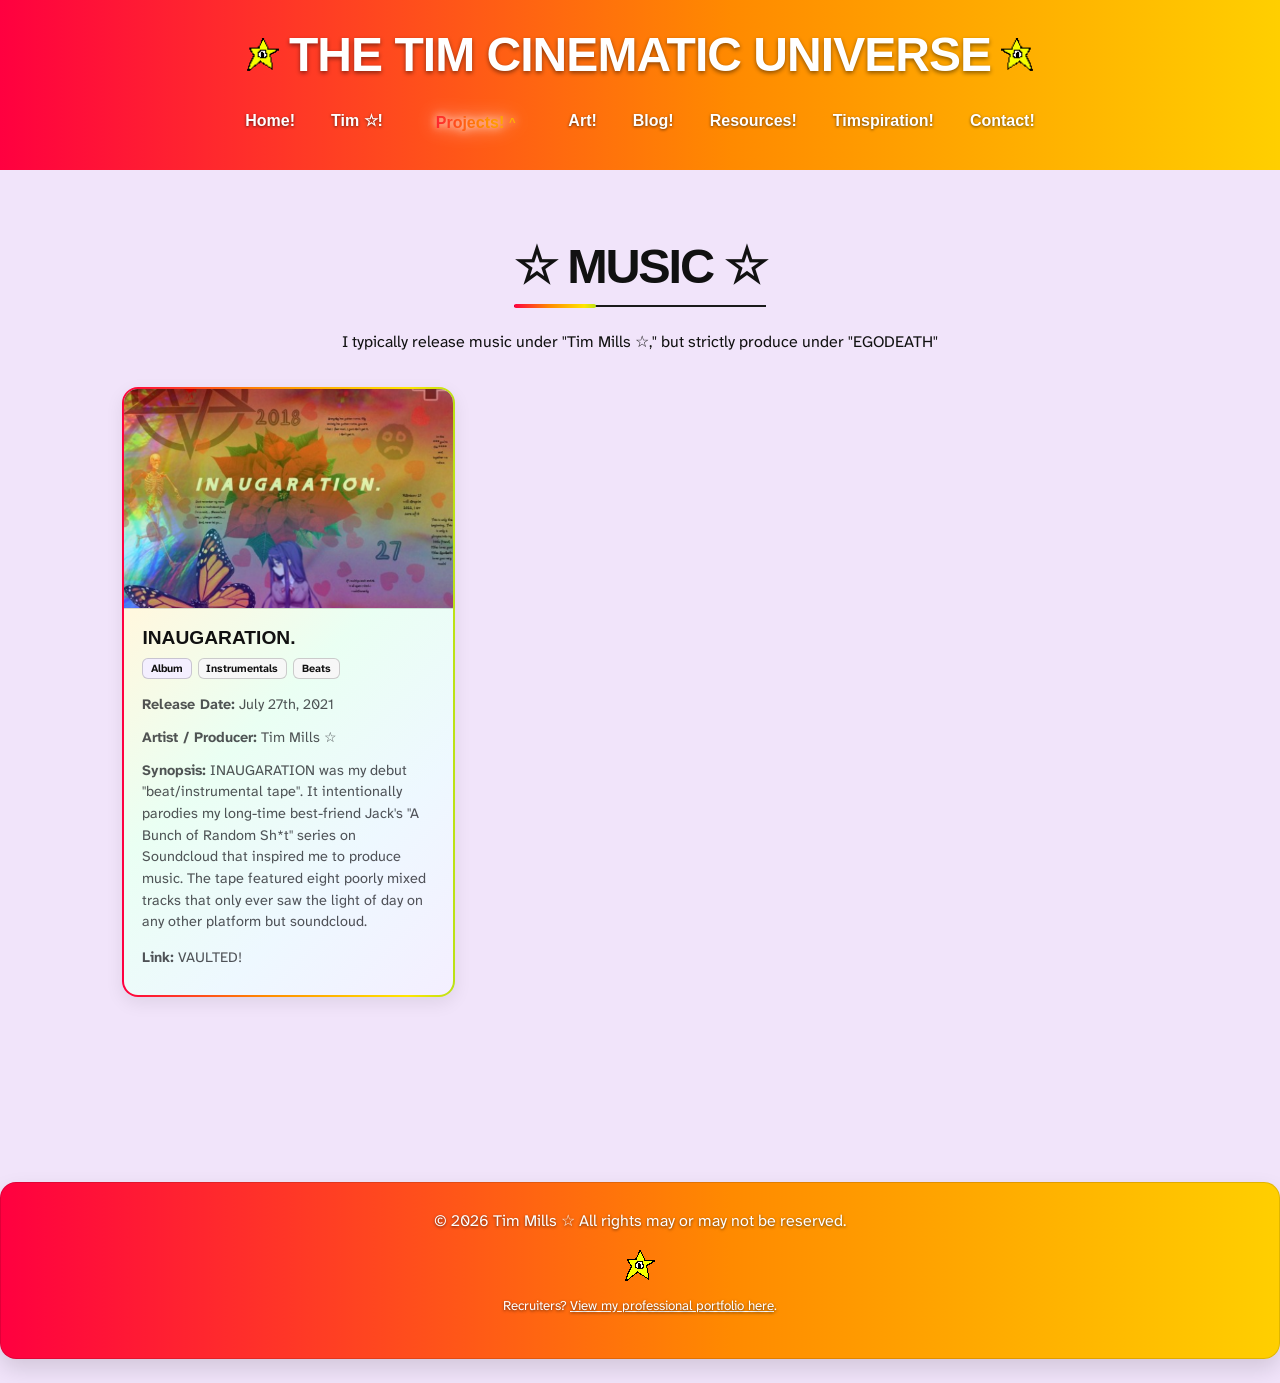
<file: html/projects-music.html>
<!DOCTYPE html>
<html lang="en">

<head>
  <meta charset="UTF-8" />
  <meta name="viewport" content="width=device-width, initial-scale=1.0" />
  <link rel="icon" id="favicon" type="image/gif" href="../images/STARGORE_BLINK.gif" sizes="32x32">
  <title>☆ THE TIM CINEMATIC UNIVERSE ☆</title>

  <link rel="stylesheet" href="../css/01-base.css">
  <link rel="stylesheet" href="../css/02-utilities.css">
  <link rel="stylesheet" href="../css/03-animations.css">
  <link rel="stylesheet" href="../css/10-layout.css">
  <link rel="stylesheet" href="../css/20-components.css">
  <link rel="stylesheet" href="../css/40-header-footer.css">
  <link rel="stylesheet" href="../css/55-projects.css">
  <link rel="stylesheet" href="../css/90-mobile.css">
</head>

<body>
  <header id="top">
    <h1 class="site-title" style="font-size: 3rem;">
      <span class="site-title-character site-title-character-left">
        <img class="character-static" src="../images/STARGORE_BLINK.gif" alt="">
        <img class="character-moving" src="../images/STARGORE_SCARED.png" alt="">
      </span>

      <span class="site-title-text">THE TIM CINEMATIC UNIVERSE</span>

      <span class="site-title-character site-title-character-right">
        <img class="character-static" src="../images/STARGORE_BLINK.gif" alt="">
        <img class="character-moving" src="../images/STARGORE_SCARED.png" alt="">
      </span>
</h1>

<button
  type="button"
  class="site-nav-toggle"
  id="siteNavToggle"
  aria-expanded="false"
  aria-controls="siteNav"
  aria-label="Open navigation menu"
>
  ☰
</button>

<nav class="site-nav" id="siteNav" aria-label="Primary navigation">
      <a href="../index.html">Home!</a>
      <a href="tim.html">Tim ☆!</a>

      <div class="nav-dropdown">
        <button
          type="button"
          class="nav-dropdown-toggle current-page"
          aria-expanded="false"
          aria-haspopup="true"
          aria-controls="projectsDropdownMenu"
        >
          Projects!
        </button>

        <div class="nav-dropdown-menu" id="projectsDropdownMenu">
          <a href="projects-games.html">Games</a>
          <a href="projects-writing.html">Writing</a>
          <a href="projects-music.html" class="current-project-category" aria-current="page">Music</a>
          <a href="projects-friends.html">Friend-Work</a>
        </div>
      </div>

      <a href="art.html">Art!</a>
      <a href="blog.html">Blog!</a>
      <a href="resources.html">Resources!</a>
      <a href="timspiration.html">Timspiration!</a>
      <a href="contact.html">Contact!</a>
    </nav>
  </header>

  <main class="projects-page-redesign">
    <section id="music" class="projects-section">
      <div class="projects-page-heading">
        <h1>☆ MUSIC ☆</h1>
          <p class="projects-page-description">
    I typically release music under "Tim Mills ☆," but strictly produce under "EGODEATH"
  </p>
      </div>

      <div class="projects-card-grid">
        <div class="projects-showcase-card">
          <img alt="INAUGARATION" class="projects-showcase-image" src="../images/inaugaration.png"/>

          <div class="projects-showcase-content">
            <h3>INAUGARATION.</h3>

            <div class="projects-tag-row">
              <span class="projects-tag projects-tag-vaulted">Album</span>
              <span class="projects-tag">Instrumentals</span>
              <span class="projects-tag">Beats</span>
            </div>

            <p><strong>Release Date:</strong> July 27th, 2021</p>
            <p><strong>Artist / Producer:</strong> Tim Mills ☆ </p>
            <p><strong>Synopsis:</strong> INAUGARATION was my debut "beat/instrumental tape". It intentionally parodies my long-time best-friend Jack's
              "A Bunch of Random Sh*t" series on Soundcloud that inspired me to produce music. The tape featured eight poorly mixed tracks that only ever saw the light of day on any
              other platform but soundcloud. 
            </p>
            <p><strong>Link:</strong> VAULTED!</p>
          </div>
        </div>
      </div>
    </section>
  </main>

  <footer class="tim-footer">
    <p>© 2026 Tim Mills ☆ All rights may or may not be reserved.</p>
    <img src="../images/STARGORE_BLINK.gif" alt="Fun gif" class="footer-gif">
    <p><small>Recruiters? <a href="pro.html">View my professional portfolio here</a>.</small></p>
  </footer>

  <script src="../js/site-nav.js"></script>
</body>

</html>
</file>
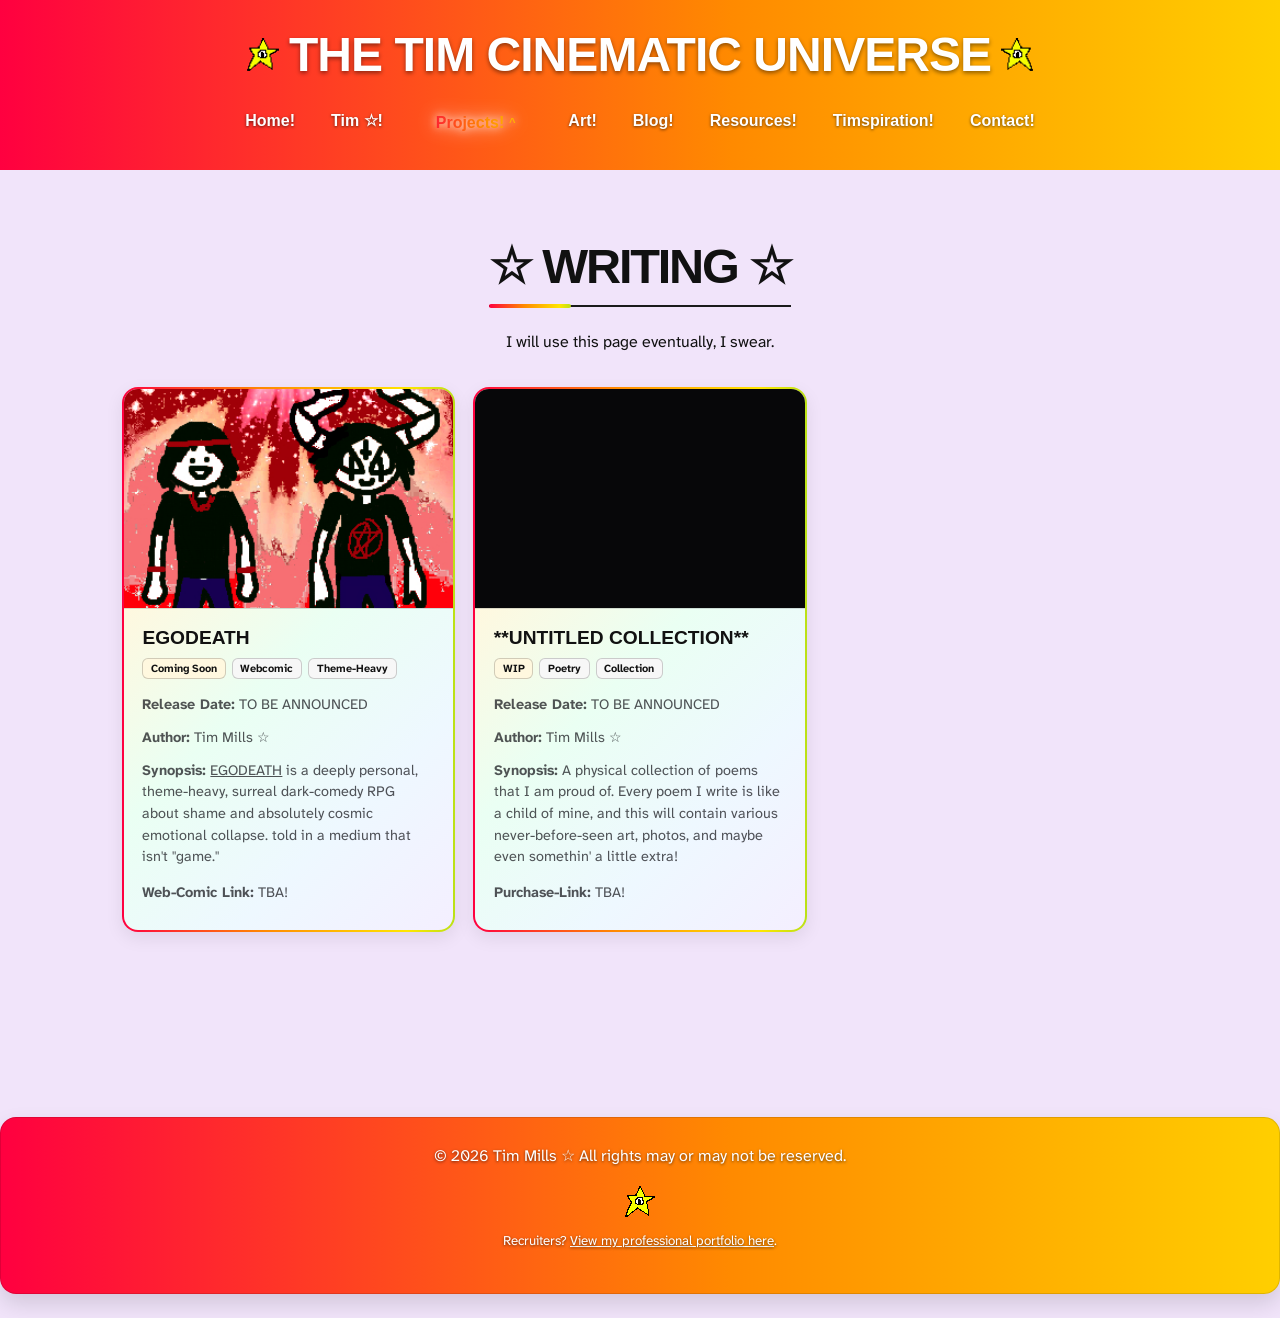
<file: html/projects-writing.html>
<!DOCTYPE html>
<html lang="en">

<head>
  <meta charset="UTF-8" />
  <meta name="viewport" content="width=device-width, initial-scale=1.0" />
  <link rel="icon" id="favicon" type="image/gif" href="../images/STARGORE_BLINK.gif" sizes="32x32">
  <title>☆ THE TIM CINEMATIC UNIVERSE ☆</title>

  <link rel="stylesheet" href="../css/01-base.css">
  <link rel="stylesheet" href="../css/02-utilities.css">
  <link rel="stylesheet" href="../css/03-animations.css">
  <link rel="stylesheet" href="../css/10-layout.css">
  <link rel="stylesheet" href="../css/20-components.css">
  <link rel="stylesheet" href="../css/40-header-footer.css">
  <link rel="stylesheet" href="../css/55-projects.css">
  <link rel="stylesheet" href="../css/90-mobile.css">
</head>

<body>
  <header id="top">
    <h1 class="site-title" style="font-size: 3rem;">
      <span class="site-title-character site-title-character-left">
        <img class="character-static" src="../images/STARGORE_BLINK.gif" alt="">
        <img class="character-moving" src="../images/STARGORE_SCARED.png" alt="">
      </span>

      <span class="site-title-text">THE TIM CINEMATIC UNIVERSE</span>

      <span class="site-title-character site-title-character-right">
        <img class="character-static" src="../images/STARGORE_BLINK.gif" alt="">
        <img class="character-moving" src="../images/STARGORE_SCARED.png" alt="">
      </span>
</h1>

<button
  type="button"
  class="site-nav-toggle"
  id="siteNavToggle"
  aria-expanded="false"
  aria-controls="siteNav"
  aria-label="Open navigation menu"
>
  ☰
</button>

<nav class="site-nav" id="siteNav" aria-label="Primary navigation">
      <a href="../index.html">Home!</a>
      <a href="tim.html">Tim ☆!</a>

      <div class="nav-dropdown">
        <button
          type="button"
          class="nav-dropdown-toggle current-page"
          aria-expanded="false"
          aria-haspopup="true"
          aria-controls="projectsDropdownMenu"
        >
          Projects!
        </button>

        <div class="nav-dropdown-menu" id="projectsDropdownMenu">
          <a href="projects-games.html">Games</a>
          <a href="projects-writing.html" class="current-project-category" aria-current="page">Writing</a>
          <a href="projects-music.html">Music</a>
          <a href="projects-friends.html">Friend-Work</a>
        </div>
      </div>

      <a href="art.html">Art!</a>
      <a href="blog.html">Blog!</a>
      <a href="resources.html">Resources!</a>
      <a href="timspiration.html">Timspiration!</a>
      <a href="contact.html">Contact!</a>
    </nav>
  </header>

  <main class="projects-page-redesign">
    <section id="writing" class="projects-section">
      <div class="projects-page-heading">
        <h1>☆ WRITING ☆</h1>
          <p class="projects-page-description">
    I will use this page eventually, I swear.
  </p>        
      </div>

      <div class="projects-card-grid">
        <div class="projects-showcase-card">
          <img alt="TIM 71 Webcomic" class="projects-showcase-image" src="../images/if they were real.jpg"/>

          <div class="projects-showcase-content">
            <h3>EGODEATH</h3>

            <div class="projects-tag-row">
              <span class="projects-tag projects-tag-coming">Coming Soon</span>
              <span class="projects-tag">Webcomic</span>
              <span class="projects-tag">Theme-Heavy</span>
            </div>

            <p><strong>Release Date:</strong> TO BE ANNOUNCED </p>
            <p><strong>Author:</strong> Tim Mills ☆ </p>
            <p><strong>Synopsis:</strong> <u>EGODEATH</u> is a deeply personal, theme-heavy, surreal dark-comedy RPG about shame and absolutely cosmic emotional collapse. told in a medium that isn't "game."</p>
            <p><strong>Web-Comic Link:</strong> TBA!</p>
          </div>
        </div>

        <div class="projects-showcase-card">
          <img alt="Poetry Collection" class="projects-showcase-image" src="../images/placeholder_graphic.png"/>

          <div class="projects-showcase-content">
            <h3>**UNTITLED COLLECTION**</h3>

            <div class="projects-tag-row">
              <span class="projects-tag projects-tag-wip">WIP</span>
              <span class="projects-tag">Poetry</span>
              <span class="projects-tag">Collection</span>
            </div>

            <p><strong>Release Date:</strong> TO BE ANNOUNCED </p>
            <p><strong>Author:</strong> Tim Mills ☆ </p>
            <p><strong>Synopsis:</strong> A physical collection of poems that I am proud of. Every poem I write is like a child of mine, and this will contain
              various never-before-seen art, photos, and maybe even somethin' a little extra!</p>
            <p><strong>Purchase-Link:</strong> TBA! </p>
          </div>
        </div>
      </div>
    </section>
  </main>

  <footer class="tim-footer">
    <p>© 2026 Tim Mills ☆ All rights may or may not be reserved.</p>
    <img src="../images/STARGORE_BLINK.gif" alt="Fun gif" class="footer-gif">
    <p><small>Recruiters? <a href="pro.html">View my professional portfolio here</a>.</small></p>
  </footer>

  <script src="../js/site-nav.js"></script>
</body>

</html>
</file>
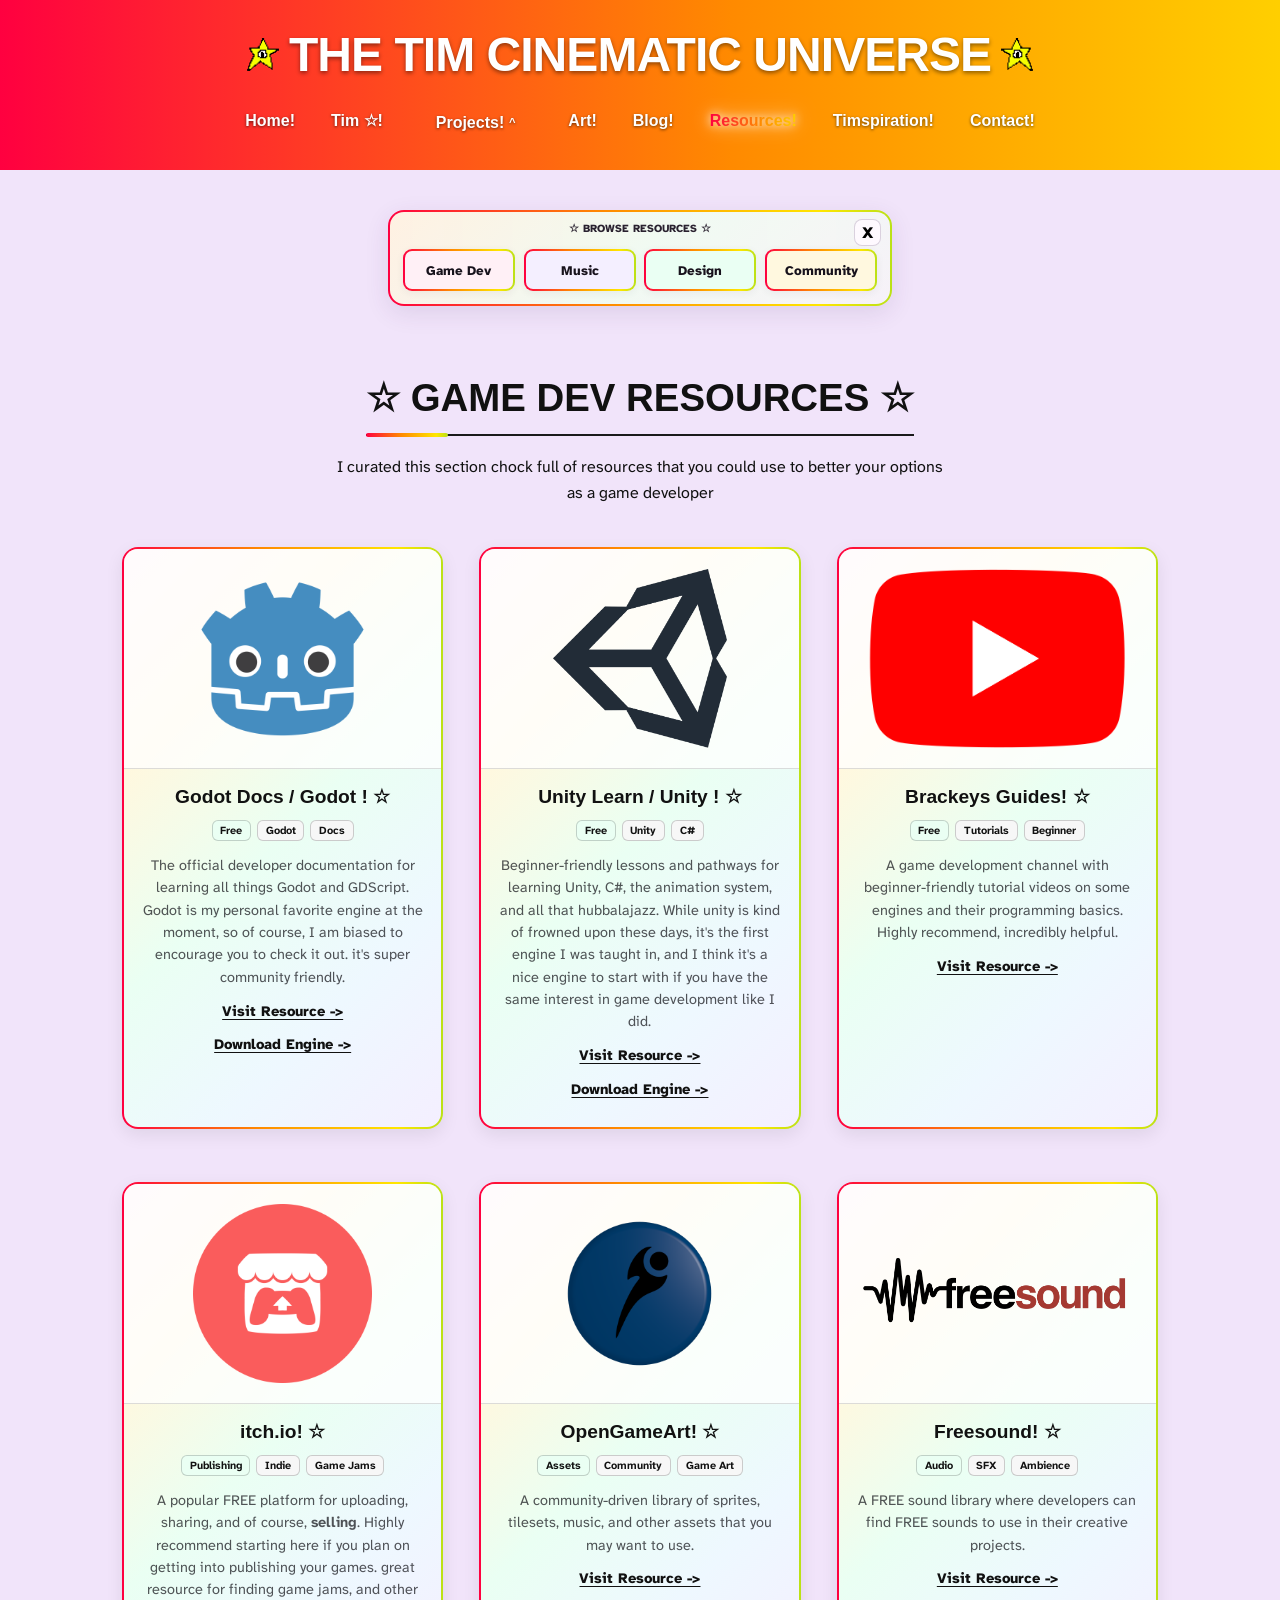
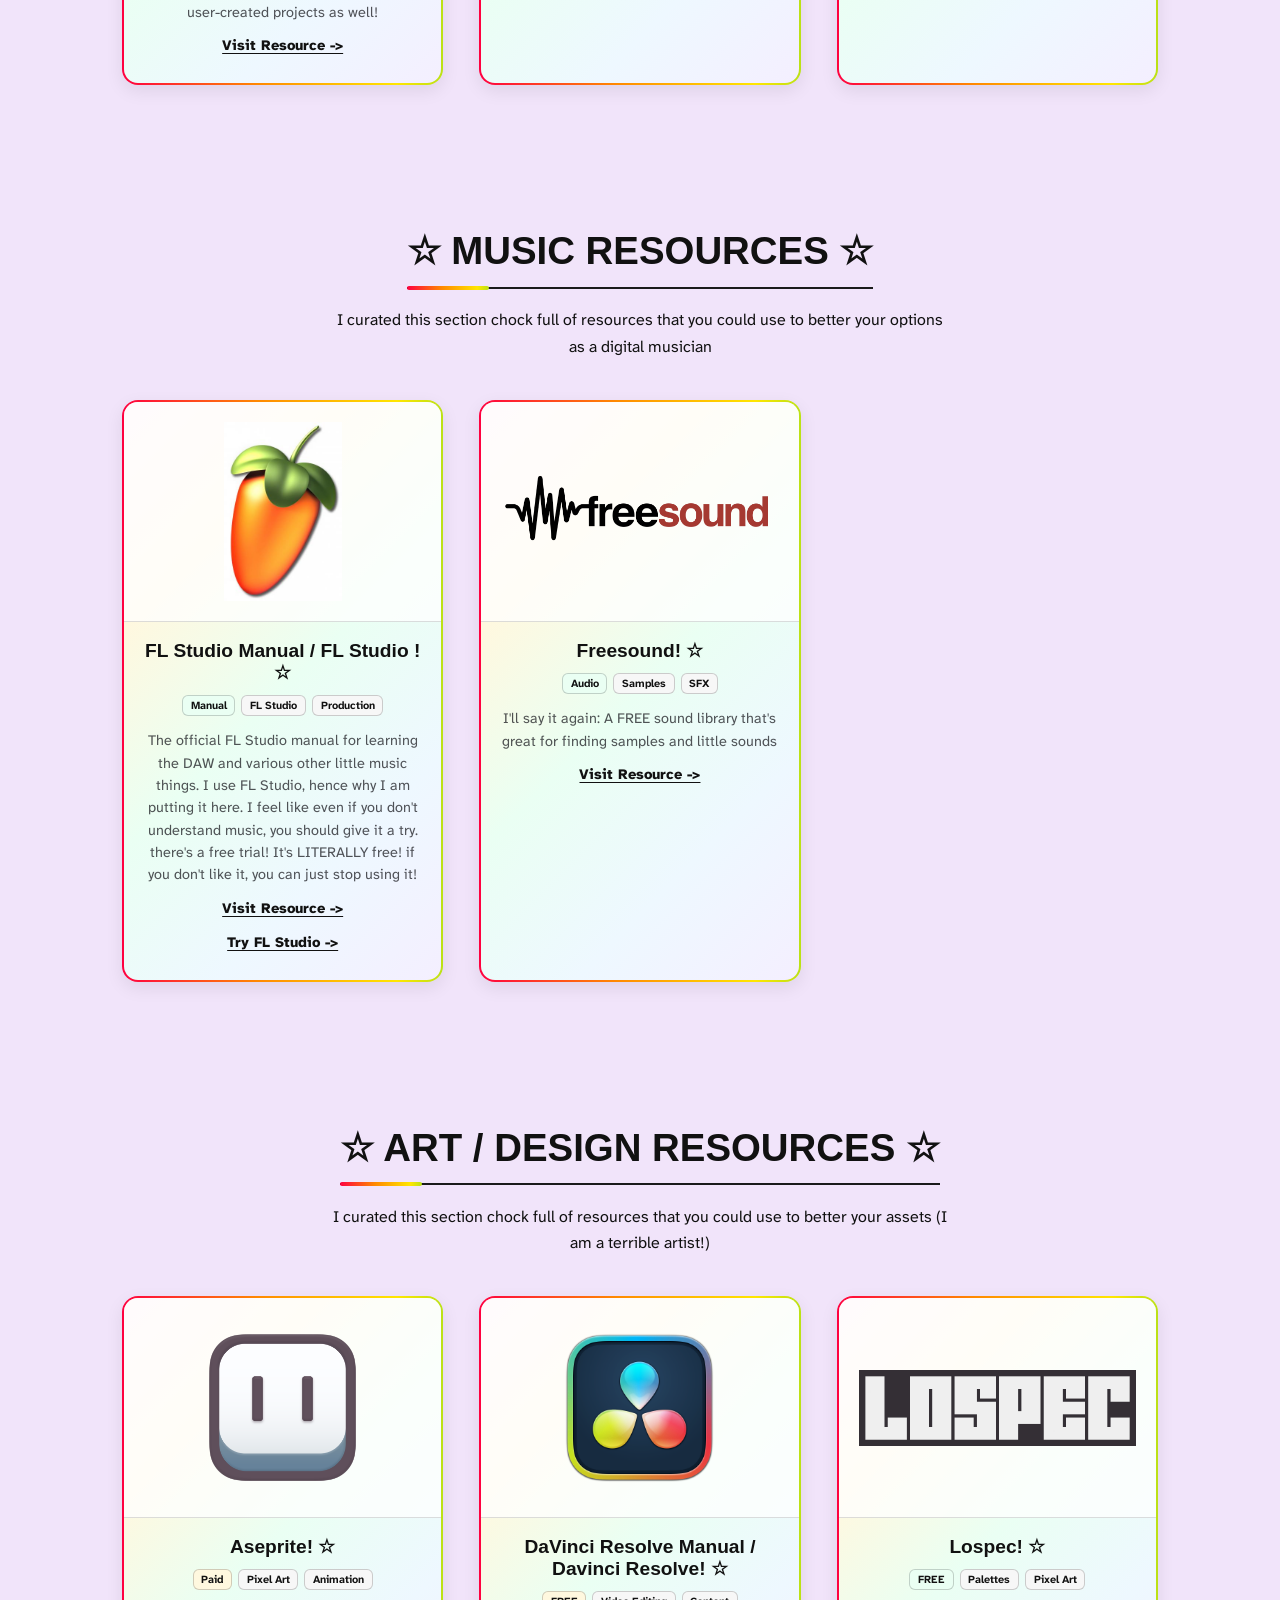
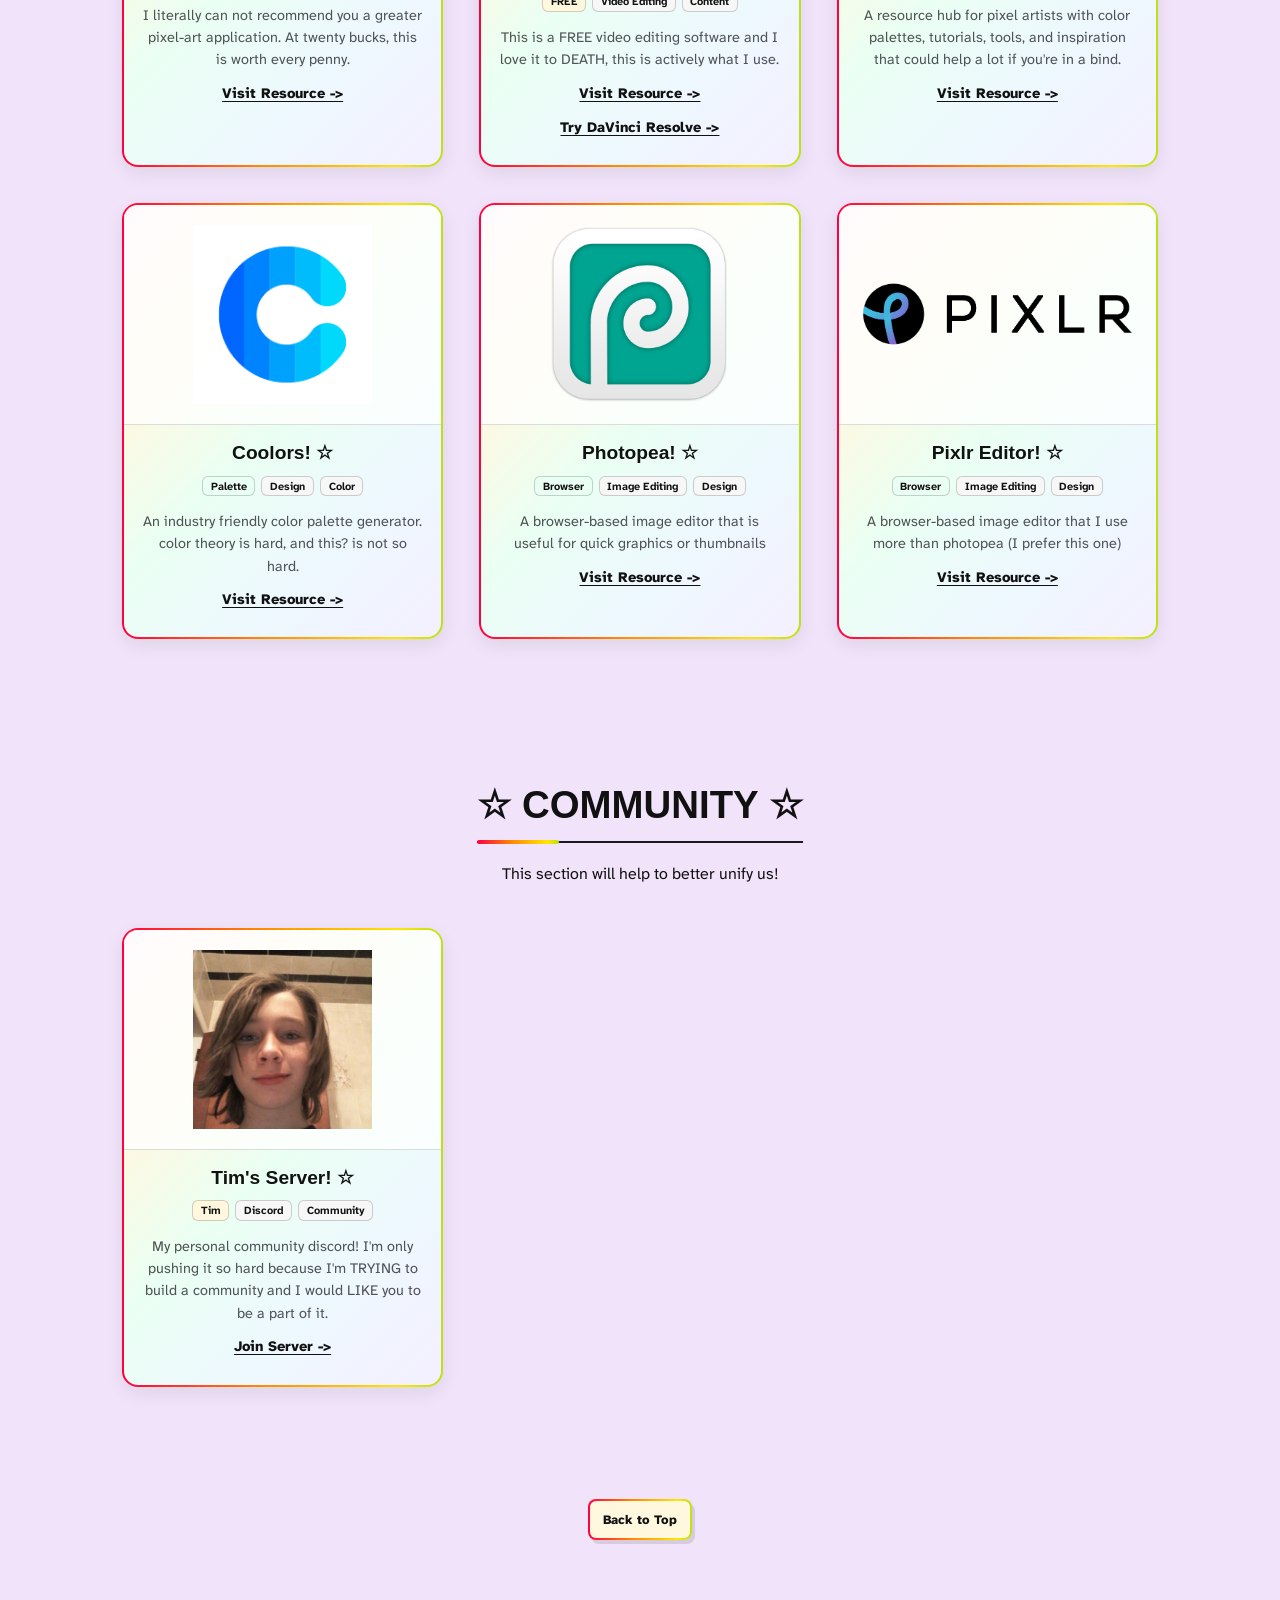
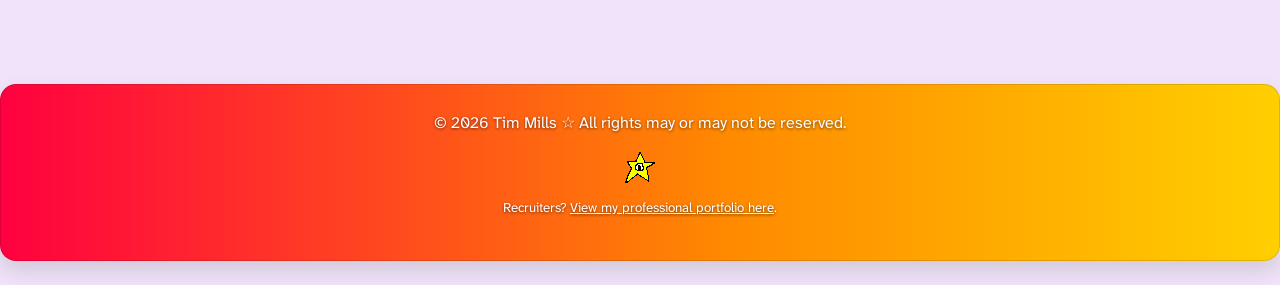
<file: html/resources.html>
<!DOCTYPE html>
<html lang="en">
<head>
  <meta charset="UTF-8" />
  <meta name="viewport" content="width=device-width, initial-scale=1.0" />
  <link rel="icon" id="favicon" type="image/gif" href="../images/STARGORE_BLINK.gif" sizes="32x32">
  <title>☆ THE TIM CINEMATIC UNIVERSE ☆</title>
  <link rel="stylesheet" href="../css/01-base.css">
  <link rel="stylesheet" href="../css/02-utilities.css">
  <link rel="stylesheet" href="../css/03-animations.css">
  <link rel="stylesheet" href="../css/10-layout.css">
  <link rel="stylesheet" href="../css/20-components.css">
  <link rel="stylesheet" href="../css/40-header-footer.css">
  <link rel="stylesheet" href="../css/55-projects.css">
  <link rel="stylesheet" href="../css/90-mobile.css" />
</head>
<body>
  <header id="top">
    <h1 class="site-title" style="font-size: 3rem;">
      <span class="site-title-character site-title-character-left">
        <img class="character-static" src="../images/STARGORE_BLINK.gif" alt="">
        <img class="character-moving" src="../images/STARGORE_SCARED.png" alt="">
      </span>
      <span class="site-title-text">THE TIM CINEMATIC UNIVERSE</span>
      <span class="site-title-character site-title-character-right">
        <img class="character-static" src="../images/STARGORE_BLINK.gif" alt="">
        <img class="character-moving" src="../images/STARGORE_SCARED.png" alt="">
      </span>
</h1>

<button
  type="button"
  class="site-nav-toggle"
  id="siteNavToggle"
  aria-expanded="false"
  aria-controls="siteNav"
  aria-label="Open navigation menu"
>
  ☰
</button>

<nav class="site-nav" id="siteNav" aria-label="Primary navigation">
      <a href="../index.html">Home!</a>
      <a href="tim.html">Tim ☆!</a>
      <div class="nav-dropdown">
        <button
          type="button"
          class="nav-dropdown-toggle"
          aria-expanded="false"
          aria-haspopup="true"
          aria-controls="projectsDropdownMenu"
        >
          Projects!
        </button>
        <div class="nav-dropdown-menu" id="projectsDropdownMenu">
          <a href="projects-games.html">Games</a>
          <a href="projects-writing.html">Writing</a>
          <a href="projects-music.html">Music</a>
          <a href="projects-friends.html">Friend-Work</a>
        </div>
      </div>
      <a href="art.html">Art!</a>
      <a href="blog.html">Blog!</a>
      <a href="resources.html" class="current-page" aria-current="page">Resources!</a>
      <a href="timspiration.html">Timspiration!</a>
      <a href="contact.html">Contact!</a>
    </nav>
  </header>
  <main id="resources-intro" class="projects-page-redesign resources-page-redesign">
    <div class="projects-category-nav-wrap resources-category-nav-wrap" id="resourcesCategoryNav">
      <nav class="projects-category-nav resources-category-nav" aria-label="Resource categories">
        <div class="projects-category-links resources-category-links">
          <a href="#resources-game-dev">Game Dev</a>
          <a href="#resources-music">Music</a>
          <a href="#resources-art-design">Design</a>
          <a href="#resources-community">Community</a>
        </div>
        <button
          type="button"
          class="projects-nav-close resources-nav-close"
          id="resourcesNavClose"
          aria-label="Close resource navigation"
          title="Close resource navigation"
        >
          X
        </button>
      </nav>
    </div>
    <button
      type="button"
      class="projects-nav-reopen"
      id="resourcesNavReopen"
      aria-label="Open resource navigation"
    >
      ☆ RESOURCE NAV ☆
    </button>
    <section id="resources-game-dev" class="projects-section resources-section">
      <div class="projects-section-heading">
        <h2>☆ GAME DEV RESOURCES ☆</h2>
        <p class="projects-page-description">
    I curated this section chock full of resources that you could use to better your options as a game developer
  </p>   
      </div>
      <div class="resources-subsection">
        <div class="projects-card-grid resources-card-grid">
          <article class="projects-showcase-card resource-card">
            <img alt="godot" class="projects-showcase-image resource-image" src="../images/godot png.png"/>
            <div class="projects-showcase-content">
              <h3>Godot Docs / Godot ! ☆</h3>
              <div class="projects-tag-row">
                <span class="projects-tag projects-tag-live">Free</span>
                <span class="projects-tag">Godot</span>
                <span class="projects-tag">Docs</span>
              </div>
              <p>The official developer documentation for learning all things Godot and GDScript. Godot is my personal favorite
                engine at the moment, so of course, I am biased to encourage you to check it out. it's super community friendly.
              </p>
              <p><a href="https://docs.godotengine.org/" rel="noopener" target="_blank">Visit Resource -></a></p>
              <p><a href="https://godotengine.org/download/windows/" rel="noopener" target="_blank">Download Engine -></a></p>
            </div>
          </article>
          <article class="projects-showcase-card resource-card">
            <img alt="unity" class="projects-showcase-image resource-image" src="../images/unity png.png"/>
            <div class="projects-showcase-content">
              <h3>Unity Learn / Unity ! ☆</h3>
              <div class="projects-tag-row">
                <span class="projects-tag projects-tag-live">Free</span>
                <span class="projects-tag">Unity</span>
                <span class="projects-tag">C#</span>
              </div>
              <p>Beginner-friendly lessons and pathways for learning Unity, C#, the animation system, and all that hubbalajazz. While unity is kind of frowned upon these days, it's the
                first engine I was taught in, and I think it's a nice engine to start with if you have the same interest in game development like I did.
              </p>
              <p><a href="https://learn.unity.com/" rel="noopener" target="_blank">Visit Resource -></a></p>
              <p><a href="https://unity.com/" rel="noopener" target="_blank">Download Engine -></a></p>
            </div>
          </article>
          <article class="projects-showcase-card resource-card">
            <img alt="youtube" class="projects-showcase-image resource-image" src="../images/Youtube_logo.png"/>
            <div class="projects-showcase-content">
              <h3>Brackeys Guides! ☆</h3>
              <div class="projects-tag-row">
                <span class="projects-tag projects-tag-live">Free</span>
                <span class="projects-tag">Tutorials</span>
                <span class="projects-tag">Beginner</span>
              </div>
              <p>A game development channel with beginner-friendly tutorial videos on some engines and their programming basics. Highly recommend, incredibly helpful.</p>
              <p><a href="https://www.youtube.com/@Brackeys" rel="noopener" target="_blank">Visit Resource -></a></p>
            </div>
          </article>
        </div>
      </div>
      <div class="resources-subsection">
        <div class="projects-card-grid resources-card-grid">
          <article class="projects-showcase-card resource-card">
            <img alt="itch.io" class="projects-showcase-image resource-image" src="../images/itch.io.png"/>
            <div class="projects-showcase-content">
              <h3>itch.io! ☆</h3>
              <div class="projects-tag-row">
                <span class="projects-tag projects-tag-live">Publishing</span>
                <span class="projects-tag">Indie</span>
                <span class="projects-tag">Game Jams</span>
              </div>
              <p>A popular FREE platform for uploading, sharing, and of course, <b>selling</b>. Highly recommend starting here if you plan on getting into 
                publishing your games. great resource for finding game jams, and other user-created projects as well!</p>
              <p><a href="https://itch.io/" rel="noopener" target="_blank">Visit Resource -></a></p>
            </div>
          </article>
          <article class="projects-showcase-card resource-card">
            <img alt="opengameart" class="projects-showcase-image resource-image" src="../images/opengameart png.png"/>
            <div class="projects-showcase-content">
              <h3>OpenGameArt! ☆</h3>
              <div class="projects-tag-row">
                <span class="projects-tag projects-tag-live">Assets</span>
                <span class="projects-tag">Community</span>
                <span class="projects-tag">Game Art</span>
              </div>
              <p>A community-driven library of sprites, tilesets, music, and other assets that you may want to use.</p>
              <p><a href="https://opengameart.org/" rel="noopener" target="_blank">Visit Resource -></a></p>
            </div>
          </article>
          <article class="projects-showcase-card resource-card">
            <img alt="freesound" class="projects-showcase-image resource-image" src="../images/freesound png.png"/>
            <div class="projects-showcase-content">
              <h3>Freesound! ☆</h3>
              <div class="projects-tag-row">
                <span class="projects-tag projects-tag-live">Audio</span>
                <span class="projects-tag">SFX</span>
                <span class="projects-tag">Ambience</span>
              </div>
              <p>A FREE sound library where developers can find FREE sounds to use in their creative projects.</p>
              <p><a href="https://freesound.org/" rel="noopener" target="_blank">Visit Resource -></a></p>
            </div>
          </article>
        </div>
      </div>
    </section>
    <section id="resources-music" class="projects-section resources-section">
      <div class="projects-section-heading">
        <h2>☆ MUSIC RESOURCES ☆</h2>
         <p class="projects-page-description">
    I curated this section chock full of resources that you could use to better your options as a digital musician
  </p>   
      </div>
      <div class="resources-subsection">
        <div class="projects-card-grid resources-card-grid">
          <article class="projects-showcase-card resource-card">
            <img alt="Flstudio" class="projects-showcase-image resource-image" src="../images/FLStudio JPEG.jpg"/>
            <div class="projects-showcase-content">
              <h3>FL Studio Manual / FL Studio ! ☆</h3>
              <div class="projects-tag-row">
                <span class="projects-tag projects-tag-live">Manual</span>
                <span class="projects-tag">FL Studio</span>
                <span class="projects-tag">Production</span>
              </div>
              <p>The official FL Studio manual for learning the DAW and various other little music things. I use FL Studio, hence why I am putting it here.
                I feel like even if you don't understand music, you should give it a try. there's a free trial! It's LITERALLY free! if you don't like it, you can just stop using it!
              </p>
              <p><a href="https://www.image-line.com/fl-studio-learning/fl-studio-online-manual/" rel="noopener" target="_blank">Visit Resource -></a></p>
              <p><a href="https://www.image-line.com/fl-studio/download" rel="noopener" target="_blank">Try FL Studio -></a></p>
            </div>
          </article>
          <article class="projects-showcase-card resource-card">
            <img alt="freesound" class="projects-showcase-image resource-image" src="../images/freesound png.png"/>
            <div class="projects-showcase-content">
              <h3>Freesound! ☆</h3>
              <div class="projects-tag-row">
                <span class="projects-tag projects-tag-live">Audio</span>
                <span class="projects-tag">Samples</span>
                <span class="projects-tag">SFX</span>
              </div>
              <p>I'll say it again: A FREE sound library that's great for finding samples and little sounds</p>
              <p><a href="https://freesound.org/" rel="noopener" target="_blank">Visit Resource -></a></p>
            </div>
          </article>
        </div>
      </div>
    </section>
    <section id="resources-art-design" class="projects-section resources-section">
      <div class="projects-section-heading">
        <h2>☆ ART / DESIGN RESOURCES ☆</h2>
                <p class="projects-page-description">
    I curated this section chock full of resources that you could use to better your assets (I am a terrible artist!)
  </p>   
      </div>
      <div class="resources-subsection">
        <div class="projects-card-grid resources-card-grid">
          <article class="projects-showcase-card resource-card">
            <img alt="aseprite" class="projects-showcase-image resource-image" src="../images/aseprite png.png"/>
            <div class="projects-showcase-content">
              <h3>Aseprite! ☆</h3>
              <div class="projects-tag-row">
                <span class="projects-tag projects-tag-wip">Paid</span>
                <span class="projects-tag">Pixel Art</span>
                <span class="projects-tag">Animation</span>
              </div>
              <p>I literally can not recommend you a greater pixel-art application. At twenty bucks, this is worth every penny.</p>
              <p><a href="https://www.aseprite.org/" rel="noopener" target="_blank">Visit Resource -></a></p>
            </div>
          </article>
          <article class="projects-showcase-card resource-card">
            <img alt="davinci resolve" class="projects-showcase-image resource-image" src="../images/davinci resolve png.png"/>
            <div class="projects-showcase-content">
              <h3>DaVinci Resolve Manual / Davinci Resolve! ☆</h3>
              <div class="projects-tag-row">
                <span class="projects-tag projects-tag-wip">FREE</span>
                <span class="projects-tag">Video Editing</span>
                <span class="projects-tag">Content</span>
              </div>
              <p>This is a FREE video editing software and I love it to DEATH, this is actively what I use.</p>
              <p><a href="https://documents.blackmagicdesign.com/UserManuals/DaVinci-Resolve-20-Beginners-Guide.pdf?_v=1757574013000" rel="noopener" target="_blank">Visit Resource -></a></p>
              <p><a href="https://www.blackmagicdesign.com/event/davinciresolvedownload" rel="noopener" target="_blank">Try DaVinci Resolve -></a></p>
            </div>
          </article>
          <article class="projects-showcase-card resource-card">
            <img alt="lospec" class="projects-showcase-image resource-image" src="../images/lospec png.jpg"/>
            <div class="projects-showcase-content">
              <h3>Lospec! ☆</h3>
              <div class="projects-tag-row">
                <span class="projects-tag projects-tag-live">FREE</span>
                <span class="projects-tag">Palettes</span>
                <span class="projects-tag">Pixel Art</span>
              </div>
              <p>A resource hub for pixel artists with color palettes, tutorials, tools, and inspiration that could help a lot if you're in a bind.</p>
              <p><a href="https://lospec.com/" rel="noopener" target="_blank">Visit Resource -></a></p>
            </div>
          </article>
          <article class="projects-showcase-card resource-card">
            <img alt="coolors" class="projects-showcase-image resource-image" src="../images/coolors png.png"/>
            <div class="projects-showcase-content">
              <h3>Coolors! ☆</h3>
              <div class="projects-tag-row">
                <span class="projects-tag projects-tag-live">Palette</span>
                <span class="projects-tag">Design</span>
                <span class="projects-tag">Color</span>
              </div>
              <p>An industry friendly color palette generator. color theory is hard, and this? is not so hard.</p>
              <p><a href="https://coolors.co/" rel="noopener" target="_blank">Visit Resource -></a></p>
            </div>
          </article>
          <article class="projects-showcase-card resource-card">
            <img alt="photopea" class="projects-showcase-image resource-image" src="../images/photopea png.png"/>
            <div class="projects-showcase-content">
              <h3>Photopea! ☆</h3>
              <div class="projects-tag-row">
                <span class="projects-tag projects-tag-live">Browser</span>
                <span class="projects-tag">Image Editing</span>
                <span class="projects-tag">Design</span>
              </div>
              <p>A browser-based image editor that is useful for quick graphics or thumbnails</p>
              <p><a href="https://www.photopea.com/" rel="noopener" target="_blank">Visit Resource -></a></p>
            </div>
          </article>
          <article class="projects-showcase-card resource-card">
            <img alt="pixlr" class="projects-showcase-image resource-image" src="../images/pixlr png.png"/>
            <div class="projects-showcase-content">
              <h3>Pixlr Editor! ☆</h3>
              <div class="projects-tag-row">
                <span class="projects-tag projects-tag-live">Browser</span>
                <span class="projects-tag">Image Editing</span>
                <span class="projects-tag">Design</span>
              </div>
              <p>A browser-based image editor that I use more than photopea (I prefer this one)</p>
              <p><a href="https://pixlr.com/editor/" rel="noopener" target="_blank">Visit Resource -></a></p>
            </div>
          </article>
        </div>
      </div>
    </section>
    <section id="resources-community" class="projects-section resources-section">
      <div class="projects-section-heading">
        <h2>☆ COMMUNITY ☆</h2>
        <p class="projects-page-description">
    This section will help to better unify us!
  </p>   
      </div>
      <div class="resources-subsection">
        <div class="projects-card-grid resources-card-grid">
          <article class="projects-showcase-card resource-card">
            <img alt="TIM 71" class="projects-showcase-image resource-image" src="../images/tim grade 8.jpg"/>
            <div class="projects-showcase-content">
              <h3>Tim's Server! ☆</h3>
              <div class="projects-tag-row">
                <span class="projects-tag projects-tag-coming">Tim</span>
                <span class="projects-tag">Discord</span>
                <span class="projects-tag">Community</span>
              </div>
              <p>My personal community discord! I'm only pushing it so hard because I'm TRYING to build a community and I would LIKE you to be a part of it.</p>
              <p><a href="https://discord.gg/JEGeDzk4n7" rel="noopener" target="_blank">Join Server -></a></p>
            </div>
          </article>
        </div>
      </div>
    </section>
    <a class="projects-back-top resources-back-top" href="#resources-intro">Back to Top</a>
  </main>
  <footer class="tim-footer">
    <p>© 2026 Tim Mills ☆ All rights may or may not be reserved.</p>
    <img src="../images/STARGORE_BLINK.gif" alt="Fun gif" class="footer-gif">
    <p><small>Recruiters? <a href="pro.html">View my professional portfolio here</a>.</small></p>
  </footer>
  <script>
    const resourcesCategoryNav = document.getElementById("resourcesCategoryNav");
    const resourcesNavClose = document.getElementById("resourcesNavClose");
    const resourcesNavReopen = document.getElementById("resourcesNavReopen");
    resourcesNavClose.addEventListener("click", () => {
      resourcesCategoryNav.classList.add("projects-nav-hidden");
      resourcesNavReopen.classList.add("projects-nav-reopen-visible");
    });
    resourcesNavReopen.addEventListener("click", () => {
      resourcesCategoryNav.classList.remove("projects-nav-hidden");
      resourcesNavReopen.classList.remove("projects-nav-reopen-visible");
    });
  </script>
  <script src="../js/site-nav.js"></script>
</body>
</html>
</file>
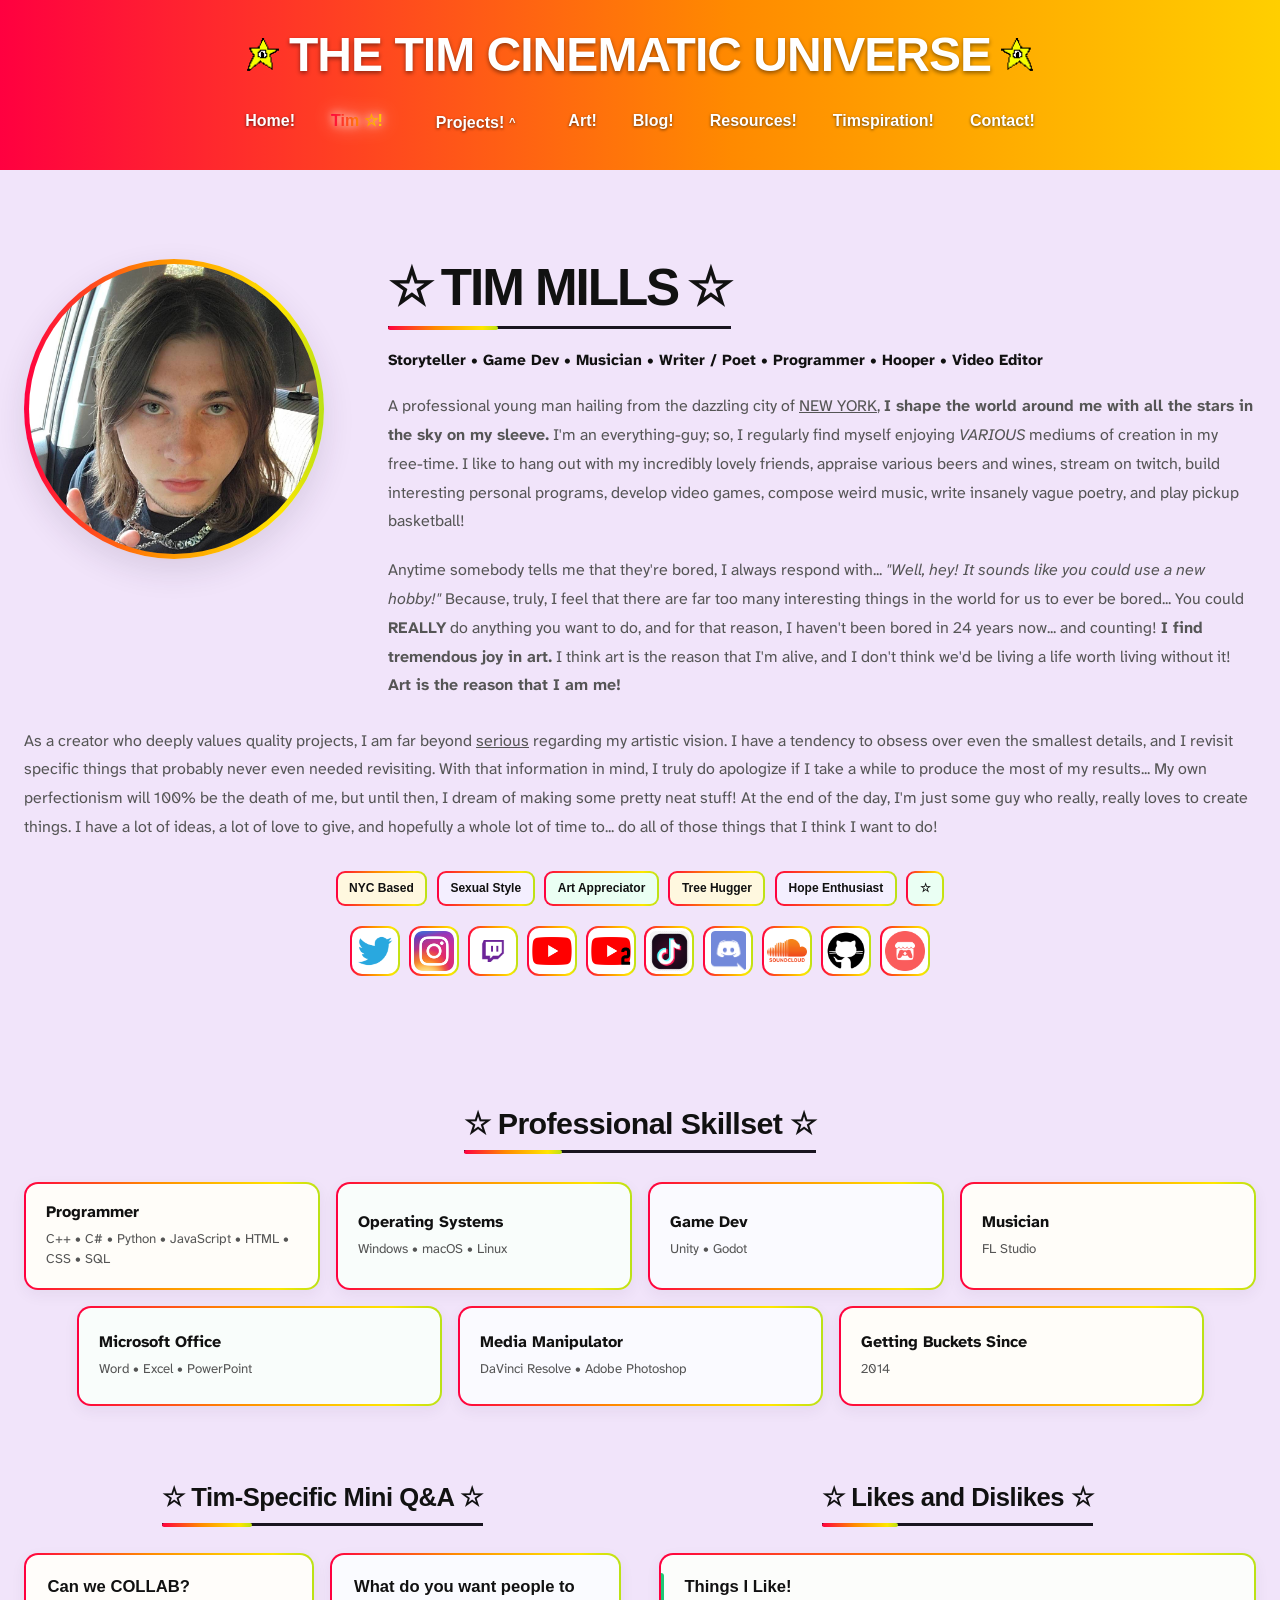
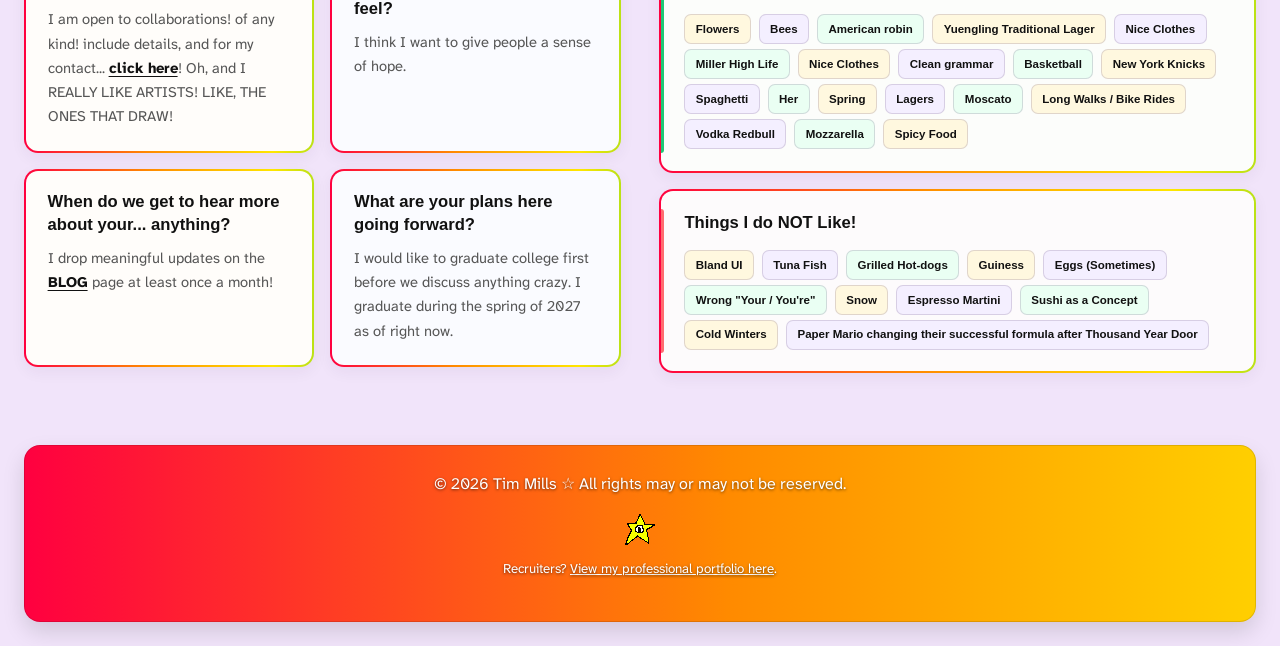
<file: html/tim.html>
<!DOCTYPE html>
<html lang="en">
<head>
  <meta charset="UTF-8" />
  <meta name="viewport" content="width=device-width, initial-scale=1.0" />
  <link rel="icon" id="favicon" type="image/gif" href="../images/STARGORE_BLINK.gif" sizes="32x32">
  <title>☆ THE TIM CINEMATIC UNIVERSE ☆</title>
  <link rel="stylesheet" href="../css/01-base.css">
  <link rel="stylesheet" href="../css/02-utilities.css">
  <link rel="stylesheet" href="../css/03-animations.css">
  <link rel="stylesheet" href="../css/10-layout.css">
  <link rel="stylesheet" href="../css/20-components.css">
  <link rel="stylesheet" href="../css/40-header-footer.css">
  <link rel="stylesheet" href="../css/60-contact.css">
  <link rel="stylesheet" href="../css/90-mobile.css" />
  <link rel="stylesheet" href="../css/50-tim-page.css">
</head>
<body>
  <header id="top">
    <h1 class="site-title" style="font-size: 3rem;">
      <span class="site-title-character site-title-character-left">
        <img class="character-static" src="../images/STARGORE_BLINK.gif" alt="">
        <img class="character-moving" src="../images/STARGORE_SCARED.png" alt="">
      </span>
      <span class="site-title-text">THE TIM CINEMATIC UNIVERSE</span>
      <span class="site-title-character site-title-character-right">
        <img class="character-static" src="../images/STARGORE_BLINK.gif" alt="">
        <img class="character-moving" src="../images/STARGORE_SCARED.png" alt="">
      </span>
    </h1>

    <button
      type="button"
      class="site-nav-toggle"
      id="siteNavToggle"
      aria-expanded="false"
      aria-controls="siteNav"
      aria-label="Open navigation menu"
    >
      ☰
    </button>

    <nav class="site-nav" id="siteNav" aria-label="Primary navigation">
      <a href="../index.html">Home!</a>
      <a href="tim.html" class="current-page" aria-current="page">Tim ☆!</a>
      <div class="nav-dropdown">
        <button
          type="button"
          class="nav-dropdown-toggle"
          aria-expanded="false"
          aria-haspopup="true"
          aria-controls="projectsDropdownMenu"
        >
          Projects!
        </button>
        <div class="nav-dropdown-menu" id="projectsDropdownMenu">
          <a href="projects-games.html">Games</a>
          <a href="projects-writing.html">Writing</a>
          <a href="projects-music.html">Music</a>
          <a href="projects-friends.html">Friend-Work</a>
        </div>
      </div>
      <a href="art.html">Art!</a>
      <a href="blog.html">Blog!</a>
      <a href="resources.html">Resources!</a>
      <a href="timspiration.html">Timspiration!</a>
      <a href="contact.html">Contact!</a>
    </nav>
  </header>

  <main class="tim-page">
    <div class="tim-top-layout">
      <section class="tim-hero" aria-labelledby="tim-intro-title">
        <a
          class="tim-pfp-link"
          href="https://www.youtube.com/watch?v=yBbr9n9JnZg"
          target="_blank"
          rel="noopener"
        >
          <span class="tim-pfp-frame">
            <img class="tim-pfp" src="../images/tim_portrait2.jpg" alt="Tim Mills" />
            <span class="tim-pfp-hover-text">☆ click for anthem ☆</span>
          </span>
        </a>

        <div class="tim-hero-copy">
          <h1 class="tim-title" id="tim-intro-title">
            <span class="tim-title-star tim-title-star-left">☆</span>
            <span class="tim-title-text">TIM MILLS</span>
            <span class="tim-title-star tim-title-star-right">☆</span>
          </h1>

          <p class="tim-muted tim-role-line">
            <strong>Storyteller • Game Dev • Musician • Writer / Poet • Programmer • Hooper • Video Editor</strong>
          </p>

          <div class="tim-bio">
            <p>
              A professional young man hailing from the dazzling city of <u>NEW YORK</u>, <b>I shape the world around me with all the stars in the sky on my sleeve.</b> I'm an everything-guy; so, I regularly find myself enjoying
              <i>VARIOUS</i> mediums of creation in my free-time. I like to hang out with my incredibly lovely friends, appraise various beers and wines, stream on twitch, build
              interesting personal programs, develop video games, compose weird music, write insanely vague poetry, and play pickup basketball!
            </p>
            <p>
              Anytime somebody tells me that they're bored, I always respond with... <i>"Well, hey! It sounds like you could use a new hobby!"</i>
              Because, truly, I feel that there are far too many interesting things in the world for us to ever be bored... You could <b>REALLY</b> do anything you want to do, and for that reason, I haven't been bored in 24 years now... and counting!
              <b> I find tremendous joy in art.</b> I think art is the reason that I'm alive, and I don't think we'd be living a life worth living without it! <b>Art is the reason that I am me!</b>
            </p>
            <p>
              As a creator who deeply values quality projects, I am far beyond <u>serious</u> regarding my artistic vision.
              I have a tendency to obsess over even the smallest details, and I revisit specific things that probably never even needed revisiting. With that information in mind, I truly do apologize if I
              take a while to produce the most of my results... My own perfectionism will 100% be the death of me, but until then, I dream of making some pretty neat stuff! At the end of the day, I'm just some
              guy who really, really loves to create things. I have a lot of ideas, a lot of love to give, and hopefully a whole lot of time to... do all of those things that I think I want to do!
            </p>
          </div>

          <div class="tim-badgebar">
            <span class="tim-badge">NYC Based</span>
            <span class="tim-badge">Sexual Style</span>
            <span class="tim-badge">Art Appreciator</span>
            <span class="tim-badge">Tree Hugger</span>
            <span class="tim-badge">Hope Enthusiast</span>
            <span class="tim-badge">☆</span>
          </div>

          <div class="social-icons">
            <a href="https://x.com/EGOD3ATHH" target="_blank" rel="noopener">
              <img src="../images/Twitter Logo PNG.png" alt="Twitter">
            </a>
            <a href="https://www.instagram.com/timcinematicuniverse" target="_blank" rel="noopener">
              <img src="../images/Instagram Logo PNG.png" alt="Instagram">
            </a>
            <a href="https://www.twitch.tv/redroyalty" target="_blank" rel="noopener">
              <img src="../images/Twitch Logo PNG.png" alt="Twitch">
            </a>
            <a href="https://www.youtube.com/@redroyalty910" target="_blank" rel="noopener">
              <img src="../images/Youtube_logo.png" alt="YouTube">
            </a>
            <a href="https://www.youtube.com/@redroyaltyunedited" target="_blank" rel="noopener">
              <img src="../images/youtube two.png" alt="YouTube Unedited">
            </a>
            <a href="https://www.tiktok.com/@redroyalty910" target="_blank" rel="noopener">
              <img src="../images/TikTok PNG.png" alt="TikTok">
            </a>
            <a href="https://discord.gg/JEGeDzk4n7" target="_blank" rel="noopener">
              <img src="../images/discord-logo-png-transparent.png" alt="Discord">
            </a>
            <a href="https://soundcloud.com/timmy-9102002910" target="_blank" rel="noopener">
              <img src="../images/soundcloud.png" alt="SoundCloud">
            </a>
            <a href="https://github.com/redroyalty910" target="_blank" rel="noopener">
              <img src="../images/github.png" alt="GitHub">
            </a>
            <a href="https://redroyalty.itch.io/" target="_blank" rel="noopener">
              <img src="../images/itch.io.png" alt="Itch.io">
            </a>
          </div>
        </div>
      </section>

      <section class="tim-skill-sidebar" aria-labelledby="tim-skills-title">
        <div class="tim-section-head">
          <h2 id="tim-skills-title">☆ Professional Skillset ☆</h2>
        </div>

        <div class="tim-skill-list">
          <div class="tim-kpi">
            <b>Programmer</b>
            <span class="tim-muted">C++ • C# • Python • JavaScript • HTML • CSS • SQL</span>
          </div>

          <div class="tim-kpi">
            <b>Operating Systems</b>
            <span class="tim-muted">Windows • macOS • Linux</span>
          </div>

          <div class="tim-kpi">
            <b>Game Dev</b>
            <span class="tim-muted">Unity • Godot</span>
          </div>

          <div class="tim-kpi">
            <b>Musician</b>
            <span class="tim-muted">FL Studio</span>
          </div>

          <div class="tim-kpi">
            <b>Microsoft Office</b>
            <span class="tim-muted">Word • Excel • PowerPoint</span>
          </div>

          <div class="tim-kpi">
            <b>Media Manipulator</b>
            <span class="tim-muted">DaVinci Resolve • Adobe Photoshop</span>
          </div>

          <div class="tim-kpi">
            <b>Getting Buckets Since</b>
            <span class="tim-muted">2014</span>
          </div>
        </div>
      </section>
    </div>

    <div class="tim-main-column">
      <div class="tim-lower-layout">
        <section class="tim-lower-section">
          <div class="tim-section-head">
            <h2>☆ Tim-Specific Mini Q&A ☆</h2>
          </div>

          <div class="tim-qa-grid">
            <div class="tim-card">
              <h3>Can we COLLAB?</h3>
              <p class="tim-muted">
                I am open to collaborations! of any kind! include details, and for my contact... <a href="contact.html">click here</a>! Oh, and I REALLY LIKE ARTISTS! LIKE, THE ONES THAT DRAW!
              </p>
            </div>

            <div class="tim-card">
              <h3>What do you want people to feel?</h3>
              <p class="tim-muted">
                I think I want to give people a sense of hope.
              </p>
            </div>

            <div class="tim-card">
              <h3>When do we get to hear more about your... anything?</h3>
              <p class="tim-muted">
                I drop meaningful updates on the <a href="blog.html">BLOG</a> page at least once a month!
              </p>
            </div>

            <div class="tim-card">
              <h3>What are your plans here going forward?</h3>
              <p class="tim-muted">
                I would like to graduate college first before we discuss anything crazy. I graduate during the spring of 2027 as of right now.
              </p>
            </div>
          </div>
        </section>

        <section class="tim-lower-section">
          <div class="tim-section-head">
            <h2>☆ Likes and Dislikes ☆</h2>
          </div>

          <div class="tim-likes-grid">
            <div class="tim-card">
              <h3>Things I Like!</h3>
              <div>
                <span class="tim-pill">Flowers</span>
                <span class="tim-pill">Bees</span>
                <span class="tim-pill">American robin</span>
                <span class="tim-pill">Yuengling Traditional Lager</span>
                <span class="tim-pill">Nice Clothes</span>
                <span class="tim-pill">Miller High Life</span>
                <span class="tim-pill">Nice Clothes</span>
                <span class="tim-pill">Clean grammar</span>
                <span class="tim-pill">Basketball</span>
                <span class="tim-pill">New York Knicks</span>
                <span class="tim-pill">Spaghetti</span>
                <span class="tim-pill">Her</span>
                <span class="tim-pill">Spring</span>
                <span class="tim-pill">Lagers</span>
                <span class="tim-pill">Moscato</span>
                <span class="tim-pill">Long Walks / Bike Rides</span>
                <span class="tim-pill">Vodka Redbull</span>
                <span class="tim-pill">Mozzarella</span>
                <span class="tim-pill">Spicy Food</span>
              </div>
            </div>

            <div class="tim-card">
              <h3>Things I do NOT Like!</h3>
              <div>
                <span class="tim-pill">Bland UI</span>
                <span class="tim-pill">Tuna Fish</span>
                <span class="tim-pill">Grilled Hot-dogs</span>
                <span class="tim-pill">Guiness</span>
                <span class="tim-pill">Eggs (Sometimes)</span>
                <span class="tim-pill">Wrong "Your / You're"</span>
                <span class="tim-pill">Snow</span>
                <span class="tim-pill">Espresso Martini</span>
                <span class="tim-pill">Sushi as a Concept</span>
                <span class="tim-pill">Cold Winters</span>
                <span class="tim-pill">Paper Mario changing their successful formula after Thousand Year Door</span>
              </div>
            </div>
          </div>
        </section>
      </div>
    </div>

    <footer>
      <p>© 2026 Tim Mills ☆ All rights may or may not be reserved.</p>
      <img src="../images/STARGORE_BLINK.gif" alt="Fun gif" class="footer-gif">
      <p><small>Recruiters? <a href="pro.html">View my professional portfolio here</a>.</small></p>
    </footer>
  </main>

  <script src="../js/site-nav.js"></script>
</body>
</html>
</file>
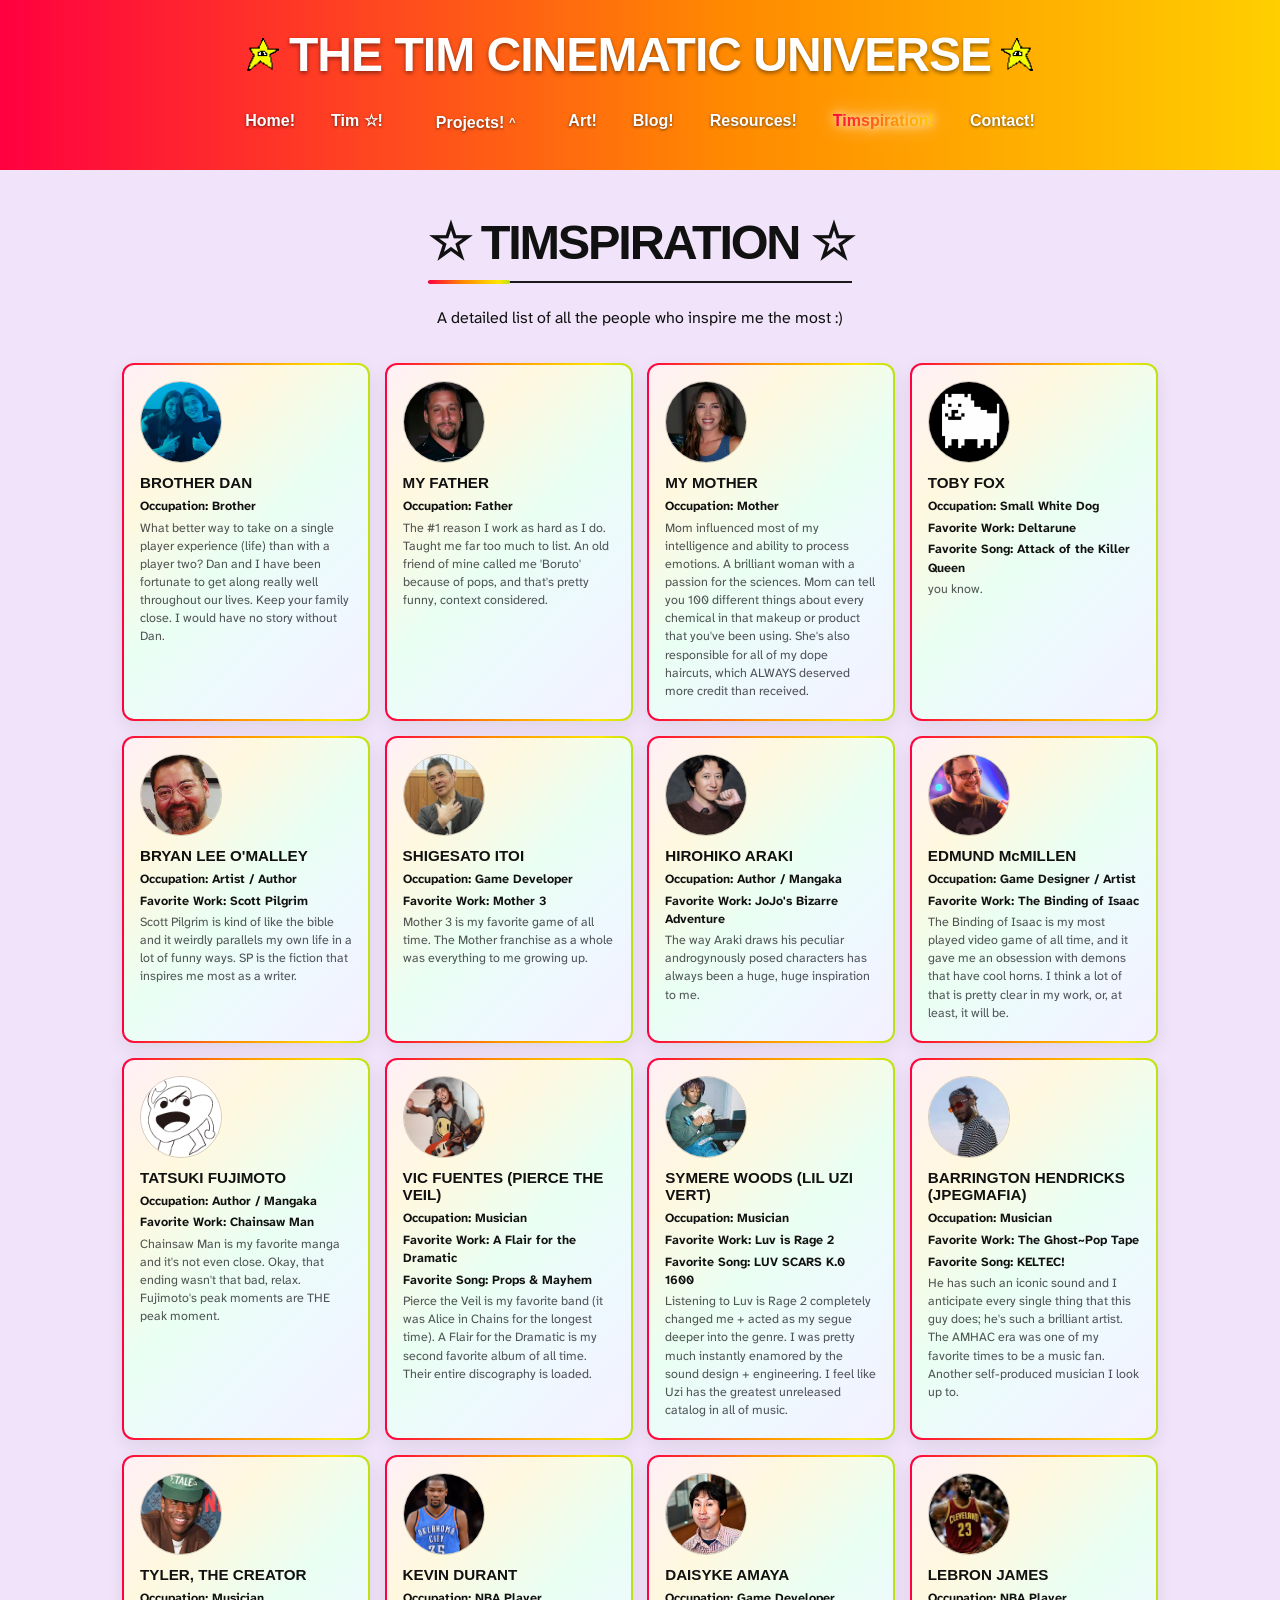
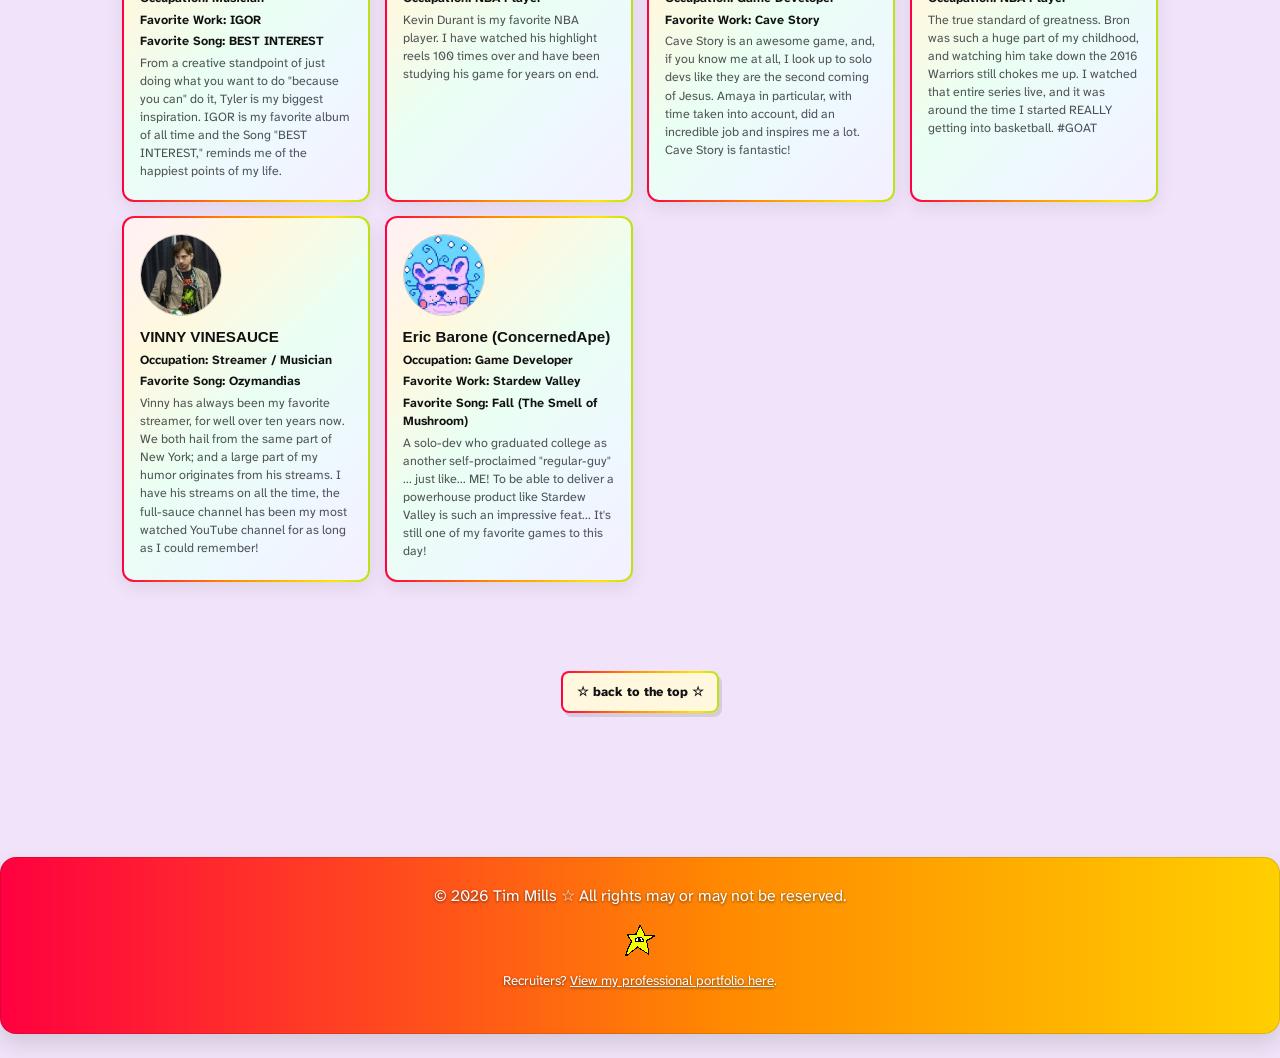
<file: html/timspiration.html>
<!DOCTYPE html>
<html lang="en">
<head>
  <meta charset="UTF-8" />
  <meta name="viewport" content="width=device-width, initial-scale=1.0" />
  <link rel="icon" id="favicon" type="image/gif" href="../images/STARGORE_BLINK.gif" sizes="32x32">
  <title>☆ THE TIM CINEMATIC UNIVERSE ☆</title>
  <link rel="stylesheet" href="../css/01-base.css">
  <link rel="stylesheet" href="../css/02-utilities.css">
  <link rel="stylesheet" href="../css/03-animations.css">
  <link rel="stylesheet" href="../css/10-layout.css">
  <link rel="stylesheet" href="../css/20-components.css">
  <link rel="stylesheet" href="../css/40-header-footer.css">
  <link rel="stylesheet" href="../css/55-projects.css">
  <link rel="stylesheet" href="../css/90-mobile.css">
</head>
<body>
  <header id="top">
    <h1 class="site-title" style="font-size: 3rem;">
      <span class="site-title-character site-title-character-left">
        <img class="character-static" src="../images/STARGORE_BLINK.gif" alt="">
        <img class="character-moving" src="../images/STARGORE_SCARED.png" alt="">
      </span>
      <span class="site-title-text">THE TIM CINEMATIC UNIVERSE</span>
      <span class="site-title-character site-title-character-right">
        <img class="character-static" src="../images/STARGORE_BLINK.gif" alt="">
        <img class="character-moving" src="../images/STARGORE_SCARED.png" alt="">
      </span>
</h1>

<button
  type="button"
  class="site-nav-toggle"
  id="siteNavToggle"
  aria-expanded="false"
  aria-controls="siteNav"
  aria-label="Open navigation menu"
>
  ☰
</button>

<nav class="site-nav" id="siteNav" aria-label="Primary navigation">
      <a href="../index.html">Home!</a>
      <a href="tim.html">Tim ☆!</a>
      <div class="nav-dropdown">
        <button
          type="button"
          class="nav-dropdown-toggle"
          aria-expanded="false"
          aria-haspopup="true"
          aria-controls="projectsDropdownMenu"
        >
          Projects!
        </button>
        <div class="nav-dropdown-menu" id="projectsDropdownMenu">
          <a href="projects-games.html">Games</a>
          <a href="projects-writing.html">Writing</a>
          <a href="projects-music.html">Music</a>
          <a href="projects-friends.html">Friend-Work</a>
        </div>
      </div>
      <a href="art.html">Art!</a>
      <a href="blog.html">Blog!</a>
      <a href="resources.html">Resources!</a>
      <a href="timspiration.html" class="current-page" aria-current="page">Timspiration!</a>
      <a href="contact.html">Contact!</a>
    </nav>
  </header>
  <main class="projects-page-redesign">
    <section id="inspiration" class="projects-section projects-inspiration-section">
      <div class="projects-page-heading">
        <h1 class="timspiration-title">☆ TIMSPIRATION ☆</h1>
          <p class="projects-page-description">
    A detailed list of all the people who inspire me the most :)
  </p>
      </div>
      <div class="projects-inspo-grid">
        <article class="projects-inspo-card">
          <img alt="Dan" class="projects-inspo-avatar" src="../images/dangoated.jpg"/>
          <h3>BROTHER DAN</h3>
          <p><strong>Occupation: Brother</strong></p>
          <p>What better way to take on a single player experience (life) than with a player two? Dan and I have been fortunate to get along really well throughout our lives.
            Keep your family close. I would have no story without Dan. </p>
        </article>
        <article class="projects-inspo-card">
          <img alt="Dad" class="projects-inspo-avatar" src="../images/my dad.jpg"/>
          <h3>MY FATHER</h3>
          <p><strong>Occupation: Father</strong></p>
          <p>The #1 reason I work as hard as I do. Taught me far too much to list. An old friend of mine called me 'Boruto' because of pops, and that's pretty funny, context considered. </p>
        </article>
        <article class="projects-inspo-card">
          <img alt="Mom" class="projects-inspo-avatar" src="../images/my mom.jpg"/>
          <h3>MY MOTHER</h3>
          <p><strong>Occupation: Mother</strong></p>
          <p>Mom influenced most of my intelligence and ability to process emotions. A brilliant woman with a passion for the sciences. Mom can tell you 100 different things about
            every chemical in that makeup or product that you've been using. She's also responsible for all of my dope haircuts, which ALWAYS deserved more credit than received.</p>
        </article>
        <article class="projects-inspo-card">
          <img alt="Toby Fox" class="projects-inspo-avatar" src="../images/Toby Fox.jpg"/>
          <h3>TOBY FOX</h3>
          <p><strong>Occupation: Small White Dog</strong></p>
          <p><strong>Favorite Work: Deltarune</strong></p>
          <p><strong>Favorite Song: Attack of the Killer Queen</strong></p>
          <p>you know.</p>
        </article>
        <article class="projects-inspo-card">
          <img alt="Bryan Lee O'Malley" class="projects-inspo-avatar" src="../images/Bryan Lee.jpg"/>
          <h3>BRYAN LEE O'MALLEY</h3>
          <p><strong>Occupation: Artist / Author</strong></p>
          <p><strong>Favorite Work: Scott Pilgrim</strong></p>
          <p>Scott Pilgrim is kind of like the bible and it weirdly parallels my own life in a lot of funny ways. SP is the fiction that inspires me most as a writer.</p>
        </article>
        <article class="projects-inspo-card">
          <img alt="Shigesato Itoi" class="projects-inspo-avatar" src="../images/Shigesato.jpg"/>
          <h3>SHIGESATO ITOI</h3>
          <p><strong>Occupation: Game Developer</strong></p>
          <p><strong>Favorite Work: Mother 3</strong></p>
          <p>Mother 3 is my favorite game of all time. The Mother franchise as a whole was everything to me growing up. </p>
        </article>
        <article class="projects-inspo-card">
          <img alt="Hirohiko Araki" class="projects-inspo-avatar" src="../images/Araki.jpg"/>
          <h3>HIROHIKO ARAKI</h3>
          <p><strong>Occupation: Author / Mangaka</strong></p>
          <p><strong>Favorite Work: JoJo's Bizarre Adventure</strong></p>
          <p>The way Araki draws his peculiar androgynously posed characters has always been a huge, huge inspiration to me.</p>
        </article>
        <article class="projects-inspo-card">
          <img alt="Edmund McMillen" class="projects-inspo-avatar" src="../images/edmund.jpg"/>
          <h3>EDMUND McMILLEN</h3>
          <p><strong>Occupation: Game Designer / Artist </strong></p>
          <p><strong>Favorite Work: The Binding of Isaac</strong></p>
          <p>The Binding of Isaac is my most played video game of all time, and it gave me an obsession with demons that have cool horns.
            I think a lot of that is pretty clear in my work, or, at least, it will be. </p>
        </article>
        <article class="projects-inspo-card">
          <img alt="Tatsuki Fujimoto" class="projects-inspo-avatar" src="../images/fujimoto.png"/>
          <h3>TATSUKI FUJIMOTO</h3>
          <p><strong>Occupation: Author / Mangaka</strong></p>
          <p><strong>Favorite Work: Chainsaw Man</strong></p>
          <p>Chainsaw Man is my favorite manga and it's not even close. Okay, that ending wasn't that bad, relax. Fujimoto's peak moments are THE peak moment.</p>
        </article>
        <article class="projects-inspo-card">
          <img alt="Vic Fuentes" class="projects-inspo-avatar" src="../images/Vic.jpg"/>
          <h3>VIC FUENTES (PIERCE THE VEIL)</h3>
          <p><strong>Occupation: Musician</strong></p>
          <p><strong>Favorite Work: A Flair for the Dramatic</strong></p>
          <p><strong>Favorite Song: Props &amp; Mayhem</strong></p>
          <p>Pierce the Veil is my favorite band (it was Alice in Chains for the longest time). A Flair for the Dramatic is my second favorite album of all time. Their entire discography is loaded. </p>
        </article>
        <article class="projects-inspo-card">
          <img alt="Lil Uzi Vert" class="projects-inspo-avatar" src="../images/Uzi.jpg"/>
          <h3>SYMERE WOODS (LIL UZI VERT)</h3>
          <p><strong>Occupation: Musician</strong></p>
          <p><strong>Favorite Work: Luv is Rage 2</strong></p>
          <p><strong>Favorite Song: LUV SCARS K.0 1600</strong></p>
          <p>Listening to Luv is Rage 2 completely changed me + acted as my segue deeper into the genre. I was pretty much instantly enamored by the sound design + engineering.  
            I feel like Uzi has the greatest unreleased catalog in all of music. </p>
        </article>
        <article class="projects-inspo-card">
          <img alt="JPEGMAFIA" class="projects-inspo-avatar" src="../images/JPEGMAFIA.jpg"/>
          <h3>BARRINGTON HENDRICKS (JPEGMAFIA)</h3>
          <p><strong>Occupation: Musician</strong></p>
          <p><strong>Favorite Work: The Ghost~Pop Tape</strong></p>
          <p><strong>Favorite Song: KELTEC!</strong></p>
          <p>He has such an iconic sound and I anticipate every single thing that this guy does; he's such a brilliant artist. The AMHAC era was one of my favorite times to be a music fan. 
            Another self-produced musician I look up to.</p>
        </article>
        <article class="projects-inspo-card">
          <img alt="Tyler, The Creator" class="projects-inspo-avatar" src="../images/Tyler.jpg"/>
          <h3>TYLER, THE CREATOR</h3>
          <p><strong>Occupation: Musician</strong></p>
          <p><strong>Favorite Work: IGOR</strong></p>
          <p><strong>Favorite Song: BEST INTEREST</strong></p>
          <p>From a creative standpoint of just doing what you want to do "because you can" do it, Tyler is my biggest inspiration. IGOR is my favorite album of all time and the Song
            "BEST INTEREST," reminds me of the happiest points of my life.</p>
        </article>
        <article class="projects-inspo-card">
          <img alt="Kevin Durant" class="projects-inspo-avatar" src="../images/kevin.jpg"/>
          <h3>KEVIN DURANT</h3>
          <p><strong>Occupation: NBA Player</strong></p>
          <p>Kevin Durant is my favorite NBA player. I have watched his highlight reels 100 times over and have been studying his game for years on end. </p>
        </article>
        <article class="projects-inspo-card">
          <img alt="Daisuke Amaya" class="projects-inspo-avatar" src="../images/Daisyke.jpg"/>
          <h3>DAISYKE AMAYA</h3>
          <p><strong>Occupation: Game Developer</strong></p>
          <p><strong>Favorite Work: Cave Story</strong></p>
          <p>Cave Story is an awesome game, and, if you know me at all, I look up to solo devs like they are the second coming of Jesus. Amaya in particular, with time taken into
            account, did an incredible job and inspires me a lot. Cave Story is fantastic!</p>
        </article>
        <article class="projects-inspo-card">
          <img alt="LeBron James" class="projects-inspo-avatar" src="../images/lebron.jpg"/>
          <h3>LEBRON JAMES</h3>
          <p><strong>Occupation: NBA Player</strong></p>
          <p>The true standard of greatness. Bron was such a huge part of my childhood, and watching him take down the 2016 Warriors still chokes me up. I watched that entire series live, and it was
            around the time I started REALLY getting into basketball. #GOAT</p>
        </article>
        <article class="projects-inspo-card">
          <img alt="Vinny Vinesauce" class="projects-inspo-avatar" src="../images/vinesauce_vinny.jpg"/>
          <h3>VINNY VINESAUCE</h3>
          <p><strong>Occupation: Streamer / Musician </strong></p>
          <p><strong>Favorite Song: Ozymandias</strong></p>
          <p>Vinny has always been my favorite streamer, for well over ten years now. We both hail from the same part of New York; and a large part of my humor originates from his streams.
            I have his streams on all the time, the full-sauce channel has been my most watched YouTube channel for as long as I could remember!
          </p>
        </article>
        <article class="projects-inspo-card">
          <img alt="Eric Barone" class="projects-inspo-avatar" src="../images/ericbarone.jpg"/>
          <h3>Eric Barone (ConcernedApe)</h3>
          <p><strong>Occupation: Game Developer</strong></p>
          <p><strong>Favorite Work: Stardew Valley</strong></p>
          <p><strong>Favorite Song: Fall (The Smell of Mushroom)</strong></p>
          <p>A solo-dev who graduated college as another self-proclaimed "regular-guy" ... just like... ME! To be able to deliver a powerhouse product like Stardew Valley is such an impressive feat... 
            It's still one of my favorite games to this day!
          </p>
        </article>
      </div>
    </section>
    <a class="projects-back-top" href="#top">☆ back to the top ☆</a>
  </main>
  <footer class="tim-footer">
    <p>© 2026 Tim Mills ☆ All rights may or may not be reserved.</p>
    <img src="../images/STARGORE_BLINK.gif" alt="Fun gif" class="footer-gif">
    <p><small>Recruiters? <a href="pro.html">View my professional portfolio here</a>.</small></p>
  </footer>
  <script src="../js/site-nav.js"></script>
</body>
</html>
</file>
<file: css/01-base.css>
@import url('https://fonts.googleapis.com/css2?family=Atkinson+Hyperlegible+Next:wght@400;500;600;700&family=Fredoka:wght@400;500;600;700&display=swap');

:root {
  --color-page: #f1e4fa;
  --color-paper: #fffdf8;
  --color-text: #222;
  --color-text-dark: #111;
  --color-text-soft: #555;
  --color-border: #1a1a1a;
  --color-border-soft: rgba(0, 0, 0, 0.18);

  --pink: #ff5ba7;
  --red: #ff0040;
  --orange: #ff8a00;
  --yellow: #ffe600;
  --green: #31d843;
  --blue: #1ecde1;
  --purple: #7b61ff;

  --pastel-pink: #fff0f6;
  --pastel-yellow: #fff8df;
  --pastel-mint: #eafff3;
  --pastel-blue: #eef8ff;
  --pastel-lavender: #f4efff;

  --rainbow: linear-gradient(
    90deg,
    #ff0040,
    #ff8a00,
    #ffe600,
    #31d843,
    #1ecde1,
    #7b61ff,
    #ff2bd6,
    #ff0040
  );

  --rainbow-diagonal: linear-gradient(
    135deg,
    #ff0040,
    #ff8a00,
    #ffe600,
    #31d843,
    #1ecde1,
    #7b61ff,
    #ff2bd6,
    #ff0040
  );

  --font-body: "Atkinson Hyperlegible Next", "Segoe UI", Arial, sans-serif;
  --font-ui: "Segoe UI", Arial, sans-serif;
  --font-display: "Segoe UI", Arial, sans-serif;
  --font-playful: "Fredoka", "Segoe UI", sans-serif;

  --content-width: 1100px;
  --content-padding: 2rem;

  --radius-card: 12px;
  --radius-panel: 16px;
  --radius-control: 8px;
  --radius-small: 6px;

  --shadow-card: 3px 4px 0 rgba(0, 0, 0, 0.11);
  --shadow-soft: 0 6px 18px rgba(0, 0, 0, 0.08);
  --shadow-raised: 0 10px 22px rgba(0, 0, 0, 0.13);
  --shadow-red-hover:
    0 8px 16px rgba(0, 0, 0, 0.12),
    0 0 16px rgba(255, 35, 35, 0.5);

  --transition-fast: 0.15s ease;
  --transition-normal: 0.2s ease;

  --page-background: var(--color-page);
  --text-main: var(--color-text);
  --text-dark: var(--color-text-dark);
  --text-soft: var(--color-text-soft);
  --paper: var(--color-paper);
  --border-dark: var(--color-border);
  --border-soft: var(--color-border-soft);
}

* {
  box-sizing: border-box;
}

html {
  scroll-behavior: smooth;
}

body {
  margin: 0;
  padding: 0;
  font-family: var(--font-body);
  background: var(--color-page);
  color: var(--color-text);
  line-height: 1.7;
}

header,
footer {
  padding: 1.5rem;
  color: #000;
  text-align: center;
}

section {
  width: 100%;
  max-width: var(--content-width);
  margin: 0 auto;
  padding: var(--content-padding);
}

h1,
h2,
h3,
h4,
h5,
h6 {
  margin-top: 0;
  color: var(--color-text-dark);
  font-family: var(--font-ui);
  font-weight: 600;
}

h1,
h2,
h3 {
  line-height: 1.3;
}

h2 {
  margin-bottom: 1rem;
  padding-bottom: 0.5rem;
  border-bottom: 2px solid var(--color-border);
}

p {
  margin-top: 0;
  margin-bottom: 1rem;
}

a {
  color: inherit;
}

button,
input,
textarea,
select {
  font: inherit;
}

button,
a {
  -webkit-tap-highlight-color: transparent;
}

img {
  max-width: 100%;
  height: auto;
}

::selection {
  background: var(--yellow);
  color: var(--color-text-dark);
}

@media (prefers-reduced-motion: reduce) {
  html {
    scroll-behavior: auto;
  }
}
</file>
<file: css/02-utilities.css>
.muted {
  opacity: 0.8;
}

.tiny {
  font-size: 0.8rem;
}

.center {
  text-align: center;
}

.rainbow-text,
.text-gradient-red,
.text-gradient-green {
  background-size: 200% auto;
  -webkit-background-clip: text;
  background-clip: text;
  -webkit-text-fill-color: transparent;
}

.rainbow-text {
  background-image: var(--rainbow);
  animation: rainbow-slide 3s linear infinite;
}

.rainbow-text:hover,
.rainbow-text:focus-visible {
  animation-duration: 1.5s;
  text-shadow: 0 0 8px rgba(255, 255, 255, 0.25);
}

.text-gradient-red {
  background-image: linear-gradient(90deg, var(--red), var(--orange));
  animation: red-slide 4s linear infinite;
}

.text-gradient-green {
  background-image: linear-gradient(90deg, var(--green), #33ff99);
  animation: green-slide 4s linear infinite;
}

.rainbow {
  background: var(--rainbow-diagonal);
  background-size: 400% 400%;
  animation: rainbow-flow 8s ease infinite;
}

@media (prefers-reduced-motion: reduce) {
  .rainbow-text,
  .text-gradient-red,
  .text-gradient-green,
  .rainbow {
    animation: none;
  }
}
</file>
<file: css/03-animations.css>
@keyframes rainbow-slide {
  from {
    background-position: 0% 50%;
  }

  to {
    background-position: 200% 50%;
  }
}

@keyframes fadeIn {
  from {
    opacity: 0;
    transform: translateY(-10px);
  }

  to {
    opacity: 1;
    transform: translateY(0);
  }
}

@keyframes rainbow-bg {
  from {
    background-position: 0% 50%;
  }

  to {
    background-position: 200% 50%;
  }
}

@keyframes rainbow-flow {
  0% {
    background-position: 0% 50%;
  }

  50% {
    background-position: 100% 50%;
  }

  100% {
    background-position: 0% 50%;
  }
}

@keyframes timRainbow {
  0% {
    background-position: 0% 50%;
  }

  50% {
    background-position: 100% 50%;
  }

  100% {
    background-position: 0% 50%;
  }
}

@keyframes floaty {
  from {
    transform: translateY(0) translateX(0) scale(1);
  }

  to {
    transform: translateY(-18px) translateX(12px) scale(1.02);
  }
}
</file>
<file: css/10-layout.css>
.projects-grid {
  display: flex;
  flex-wrap: wrap;
  justify-content: center;
  gap: 1.5rem;
  margin-top: 1rem;
}

.inspo-grid {
  display: grid;
  grid-template-columns: repeat(auto-fit, minmax(230px, 1fr));
  gap: 1rem;
  margin-top: 1rem;
}

.tim-grid {
  display: grid;
  gap: 16px;
}

.tim-cols-3 {
  grid-template-columns: repeat(3, 1fr);
}

.tim-cols-2 {
  grid-template-columns: repeat(2, 1fr);
}

.tim-split {
  display: grid;
  grid-template-columns: 1fr 1fr;
  gap: 16px;
}

.tim-row {
  display: flex;
  flex-wrap: wrap;
  gap: 12px;
}

.product-grid {
  display: grid;
  grid-template-columns: repeat(12, 1fr);
  gap: 1rem;
  max-width: var(--content-width);
  margin: 0 auto;
  padding: 0 0.25rem;
}

.projects-shell {
  display: grid;
  grid-template-columns: 280px 1fr;
  gap: 1.25rem;
  max-width: 1300px;
  margin: 0 auto;
  padding: 1rem;
  align-items: start;
}

.projects-main {
  min-width: 0;
}

section,
details {
  scroll-margin-top: 90px;
}

.projects-toc {
  position: sticky;
  top: 90px;
  align-self: start;
  padding: 1rem;
  border: 2px solid transparent;
  border-radius: var(--radius-card);
  background:
    linear-gradient(var(--color-paper), var(--color-paper)) padding-box,
    var(--rainbow) border-box;
  background-size:
    100% 100%,
    300% 100%;
  animation: rainbow-flow 18s linear infinite;
  box-shadow: var(--shadow-soft);
}

.toc-title {
  margin: 0 0 0.75rem;
  font-weight: 800;
  text-align: center;
}

.toc-link {
  display: block;
  margin: 0.35rem 0;
  padding: 0.55rem 0.75rem;
  border: 2px solid transparent;
  border-radius: var(--radius-control);
  background:
    linear-gradient(#fff, #fff) padding-box,
    var(--rainbow) border-box;
  background-size:
    100% 100%,
    300% 100%;
  animation: rainbow-flow 22s linear infinite;
  color: var(--color-text-dark);
  font-weight: 800;
  text-decoration: none;
  transition:
    transform var(--transition-fast),
    box-shadow var(--transition-fast);
}

.toc-link:hover,
.toc-link:focus-visible {
  transform: translateY(-2px);
  box-shadow: var(--shadow-red-hover);
}

.toc-sub {
  margin-left: 0.65rem;
  font-weight: 700;
  opacity: 0.95;
}

.toc-top {
  width: 100%;
  margin-top: 0.75rem;
}

@media (max-width: 980px) {
  .projects-shell {
    grid-template-columns: 1fr;
  }

  .projects-toc {
    position: relative;
    top: 0;
  }
}

@media (prefers-reduced-motion: reduce) {
  .projects-toc,
  .toc-link {
    animation: none;
  }

  .toc-link {
    transition: none;
  }
}
</file>
<file: css/20-components.css>
.discord-link {
  font-weight: 800;
  text-decoration: none;
}

.about-image {
  display: block;
  width: 100%;
  max-width: 520px;
  height: auto;
  margin: 1rem auto 0;
  border-radius: var(--radius-card);
}

.discord-mobile-original {
  display: none;
}

#discord-cta {
  width: min(900px, calc(100% - 3rem));
  margin: 2.5rem auto 4rem;
  padding: 0;
}

.discord-desktop-card {
  display: grid;
  grid-template-columns: minmax(0, 420px) minmax(220px, 300px);
  grid-template-areas:
    "heading image"
    "description image";
  justify-content: center;
  align-items: center;
  column-gap: clamp(1.5rem, 3vw, 3rem);
  row-gap: 0.6rem;
  padding: 0;
  border: 0;
  border-radius: 0;
  background: none;
  animation: none;
  box-shadow: none;
  text-align: left;
}

.discord-desktop-card h2 {
  grid-area: heading;
  align-self: end;
  margin: 0;
  padding: 0;
  border: 0;
  font-size: clamp(1.5rem, 2.4vw, 2rem);
  line-height: 1.25;
}

.discord-description {
  max-width: 760px;
  margin: 0 auto 1.8rem;
  color: var(--color-text-soft);
  font-size: 1rem;
  line-height: 1.6;
}

.discord-desktop-card .discord-description {
  grid-area: description;
  align-self: start;
  max-width: 38ch;
  margin: 0;
  text-align: left;
}

.discord-image-link {
  grid-area: image;
  display: block;
  width: 100%;
  max-width: 300px;
  margin: 0;
  justify-self: center;
  border-radius: var(--radius-card);
  color: inherit;
  text-decoration: none;
}

.discord-photo-wrap {
  position: relative;
  width: 100%;
  border-radius: var(--radius-card);
  transition:
    transform var(--transition-normal),
    box-shadow var(--transition-normal);
}

.discord-image-link .about-image {
  display: block;
  width: 100%;
  max-width: none;
  margin: 0;
  border-radius: var(--radius-card);
  box-shadow: var(--shadow-raised);
}

.discord-photo-message {
  position: absolute;
  left: 50%;
  bottom: calc(100% + 12px);
  width: min(270px, 70vw);
  padding: 0.7rem 0.85rem;
  transform: translateX(-50%) translateY(8px);
  border-radius: var(--radius-control);
  background: rgba(15, 15, 20, 0.93);
  color: #fff;
  font-family: var(--font-ui);
  font-size: 0.78rem;
  font-weight: 700;
  line-height: 1.4;
  letter-spacing: 0.01em;
  text-align: center;
  opacity: 0;
  visibility: hidden;
  pointer-events: none;
  box-shadow: var(--shadow-soft);
  transition:
    opacity var(--transition-normal),
    visibility var(--transition-normal),
    transform var(--transition-normal);
}

.discord-image-link:hover .discord-photo-wrap,
.discord-image-link:focus-visible .discord-photo-wrap {
  transform: translateY(-4px);
}

.discord-image-link:hover .about-image,
.discord-image-link:focus-visible .about-image {
  box-shadow: var(--shadow-red-hover);
}

.discord-image-link:hover .discord-photo-message,
.discord-image-link:focus-visible .discord-photo-message {
  opacity: 1;
  visibility: visible;
  transform: translateX(-50%) translateY(0);
}

@media (max-width: 760px) {
  .discord-desktop-card {
    grid-template-columns: minmax(0, 1fr);
    grid-template-areas:
      "heading"
      "description"
      "image";
    justify-items: center;
    gap: 1rem;
    text-align: center;
  }

  .discord-desktop-card h2,
  .discord-desktop-card .discord-description {
    text-align: center;
  }

  .discord-image-link {
    width: 220px;
    max-width: 100%;
  }
}

:where(
  .explore-card,
  .project-card,
  button,
  #playButton,
  .btn,
  .social-icons a img
) {
  transition:
    transform var(--transition-fast),
    box-shadow var(--transition-fast);
}

:where(
  .section-card,
  .explore-card,
  .badge,
  .tag,
  details.accordion > summary,
  details.accordion .accordion-content,
  button,
  #playButton,
  .btn,
  input[type="text"],
  input[type="search"],
  input[type="email"],
  textarea,
  select,
  .comment,
  .blog-post,
  .social-icons a img,
  .index-card
) {
  --rb-fill: rgba(255, 255, 255, 0.88);
  --rb-speed: 22s;

  border: 2px solid transparent;
  background:
    linear-gradient(var(--rb-fill), var(--rb-fill)) padding-box,
    var(--rainbow) border-box;
  background-size:
    100% 100%,
    300% 100%;
  animation: rainbow-flow var(--rb-speed) linear infinite;
}

.section-card {
  --rb-speed: 26s;

  margin: 1.25rem auto;
  padding: 1.15rem 1.15rem 1.35rem;
  border-radius: var(--radius-panel);
  box-shadow: var(--shadow-soft);
}

.section-card .section-title {
  margin: 0 0 0.25rem;
  font-weight: 800;
  text-align: center;
}

.section-card .section-subtitle {
  margin: 0 0 0.9rem;
  opacity: 0.85;
  text-align: center;
}

.home-intro {
  display: grid;
  grid-template-columns: 320px minmax(580px, 1fr) 300px;
  align-items: center;
  column-gap: 3rem;
  width: min(1550px, calc(100% - 5rem));
  max-width: none;
  margin: 1.5rem auto 4rem;
  padding: 2rem 0;
}

.home-portrait-column {
  display: flex;
  align-items: center;
  justify-content: flex-end;
}

.profile-link {
  display: inline-block;
  border-radius: 50%;
  text-decoration: none;
}

.profile-frame {
  position: relative;
  display: block;
  width: 308px;
  height: 308px;
  padding: 4px;
  overflow: hidden;
  border-radius: 50%;
  background: var(--rainbow);
  background-size: 300% 100%;
  animation: rainbow-flow 20s linear infinite;
  box-shadow: var(--shadow-raised);
  transition: box-shadow var(--transition-normal);
}

.profile-pic {
  display: block;
  width: 300px;
  height: 300px;
  border-radius: 50%;
  object-fit: cover;
}

.profile-hover-text {
  position: absolute;
  inset: 4px;
  display: flex;
  align-items: center;
  justify-content: center;
  border-radius: 50%;
  background: rgba(0, 0, 0, 0.32);
  color: #fff;
  font-family: var(--font-ui);
  font-size: 1.15rem;
  font-weight: 700;
  letter-spacing: 0.03em;
  text-shadow: 0 2px 4px rgba(0, 0, 0, 0.8);
  opacity: 0;
  pointer-events: none;
  transition: opacity var(--transition-normal);
}

.profile-link:hover .profile-frame,
.profile-link:focus-visible .profile-frame {
  box-shadow: var(--shadow-red-hover);
}

.profile-link:hover .profile-hover-text,
.profile-link:focus-visible .profile-hover-text {
  opacity: 1;
}

.bio-and-links {
  min-width: 0;
}

.bio-and-links h2 {
  position: relative;
  margin-top: 0;
  padding-bottom: 0.65rem;
  border-bottom: 0;
}

.bio-and-links h2::before {
  content: "";
  position: absolute;
  left: 0;
  bottom: 0;
  width: 100%;
  height: 2px;
  background: var(--color-border);
}

.bio-and-links h2::after {
  content: "";
  position: absolute;
  left: 0;
  bottom: -1px;
  width: 90px;
  height: 4px;
  border-radius: 999px;
  background: var(--rainbow);
  background-size: 300% 100%;
  animation:
    summary-line-travel 6s ease-in-out infinite alternate,
    rainbow-slide 7s linear infinite;
}

.social-icons {
  position: relative;
  display: flex;
  flex-wrap: wrap;
  gap: 0.8rem;
  margin-top: 1rem;
  padding-bottom: 2.4rem;
}

.social-icons a {
  position: relative;
  display: inline-block;
  border-radius: var(--radius-card);
}

.social-icons a img {
  --rb-fill: #fff;
  --rb-speed: 24s;

  display: block;
  width: 50px;
  height: 50px;
  padding: 3px;
  border-radius: var(--radius-card);
}

.social-icons a:hover img,
.social-icons a:focus-visible img {
  transform: translateY(-4px);
  box-shadow: var(--shadow-red-hover);
}

.social-icons a::after {
  position: absolute;
  left: 50%;
  top: calc(100% + 8px);
  z-index: 10;
  padding: 0.25rem 0.45rem;
  transform: translateX(-50%) translateY(-3px);
  border-radius: var(--radius-small);
  background: rgba(20, 20, 25, 0.9);
  color: #fff;
  font-family: var(--font-ui);
  font-size: 0.66rem;
  font-weight: 600;
  line-height: 1;
  white-space: nowrap;
  opacity: 0;
  pointer-events: none;
  transition:
    opacity var(--transition-fast),
    transform var(--transition-fast);
}

.social-icons a:hover::after,
.social-icons a:focus-visible::after {
  opacity: 1;
  transform: translateX(-50%) translateY(0);
}

.social-icons a:nth-child(1)::after {
  content: "Twitter / X";
}

.social-icons a:nth-child(2)::after {
  content: "Instagram";
}

.social-icons a:nth-child(3)::after {
  content: "Twitch";
}

.social-icons a:nth-child(4)::after {
  content: "YouTube";
}

.social-icons a:nth-child(5)::after {
  content: "YouTube Unedited";
}

.social-icons a:nth-child(6)::after {
  content: "TikTok";
}

.social-icons a:nth-child(7)::after {
  content: "Discord";
}

.social-icons a:nth-child(8)::after {
  content: "SoundCloud";
}

.social-icons a:nth-child(9)::after {
  content: "GitHub";
}

.social-icons a:nth-child(10)::after {
  content: "Spotify";
}

.social-icons a:nth-child(11)::after {
  content: "Album of the Year";
}

.social-icons a:nth-child(12)::after {
  content: "Backloggd";
}

.social-icons a:nth-child(13)::after {
  content: "Itch.io";
}

.social-icons a:nth-child(14)::after {
  content: "Untappd";
}

.social-icons a:nth-child(15)::after {
  content: "Chess.com";
}

.home-currently {
  display: inline-block;
  margin-top: 0.3rem;
  padding: 0.25rem 0;
  color: rgba(0, 0, 0, 0.68);
  font-family: var(--font-ui);
  font-size: 0.78rem;
  font-weight: 600;
  letter-spacing: 0.02em;
}

.home-currently::before {
  content: "☆ ";
}

.home-currently::after {
  content: " ☆";
}

.home-creative-stack {
  display: flex;
  flex-direction: column;
  align-self: center;
  gap: 1rem;
  margin-left: 2rem;
}

.explore-card {
  --rb-fill: rgba(255, 255, 255, 0.9);

  display: block;
  padding: 1.15rem 1.25rem;
  border-radius: var(--radius-panel);
  color: #000;
  text-decoration: none;
  box-shadow: var(--shadow-soft);
}

.home-creative-stack .explore-card:nth-child(1) {
  transform: translateX(-6px);
}

.home-creative-stack .explore-card:nth-child(2) {
  transform: translateX(10px);
}

.home-creative-stack .explore-card:nth-child(3) {
  transform: translateX(-2px);
}

.home-creative-stack .explore-card:hover,
.home-creative-stack .explore-card:focus-visible {
  transform: translateY(-5px);
  box-shadow: var(--shadow-red-hover);
}

.explore-card h3 {
  margin: 0 0 0.45rem;
  font-size: 1.15rem;
}

.explore-card p {
  margin: 0;
  font-size: 0.92rem;
  line-height: 1.4;
  opacity: 0.85;
}

.explore-cta {
  display: inline-block;
  margin-top: 0.8rem;
  font-weight: 800;
}

.project-card {
  position: relative;
  width: 320px;
  padding: 0.95rem;
  overflow: hidden;
  border: 2px solid transparent;
  border-radius: var(--radius-card);
  background:
    linear-gradient(
      135deg,
      var(--pastel-pink),
      var(--pastel-yellow),
      var(--pastel-mint),
      var(--pastel-blue),
      var(--pastel-lavender)
    ) padding-box,
    var(--rainbow) border-box;
  background-size:
    100% 100%,
    300% 100%;
  animation: rainbow-flow 20s linear infinite;
  box-shadow: var(--shadow-soft);
}

.project-card:hover,
.project-card:focus-within {
  transform: translateY(-3px);
  box-shadow: var(--shadow-red-hover);
}

.project-image {
  width: 100%;
  height: 180px;
  border-radius: var(--radius-card);
  object-fit: cover;
}

.project-content h3 {
  margin: 0.65rem 0 0.35rem;
  color: var(--color-text-dark);
  font-weight: 800;
  letter-spacing: 0.2px;
}

.project-content p {
  margin: 0.35rem 0;
  color: var(--color-text-soft);
  line-height: 1.35;
}

.tag-row {
  display: flex;
  flex-wrap: wrap;
  gap: 8px;
  margin: 0.35rem 0 0.55rem;
}

.tag {
  --rb-fill: rgba(255, 255, 255, 0.9);
  --rb-speed: 18s;

  display: inline-block;
  padding: 0.18rem 0.55rem;
  border-radius: var(--radius-small);
  color: #000;
  font-size: 0.78rem;
  font-weight: 800;
}

details.accordion {
  margin: 1rem 0;
  overflow: hidden;
  border-radius: var(--radius-card);
}

details.accordion > summary {
  --rb-fill: rgba(255, 255, 255, 0.82);
  --rb-speed: 18s;

  position: relative;
  margin: 0;
  padding: 0.65rem 0.9rem;
  border-radius: var(--radius-card);
  font-weight: 800;
  text-align: center;
  list-style: none;
  cursor: pointer;
  user-select: none;
}

details.accordion > summary::-webkit-details-marker {
  display: none;
}

details.accordion > summary:hover,
details.accordion > summary:focus-visible {
  box-shadow: var(--shadow-red-hover);
}

details.accordion > summary::after {
  content: "▾";
  position: absolute;
  top: 50%;
  right: 14px;
  transform: translateY(-50%);
  font-weight: 800;
  transition: transform var(--transition-normal);
}

details.accordion[open] > summary::after {
  transform: translateY(-50%) rotate(180deg);
}

details.accordion[open] > summary {
  border-radius: var(--radius-card) var(--radius-card) 0 0;
}

details.accordion .accordion-content {
  --rb-fill: rgba(255, 255, 255, 0.82);
  --rb-speed: 24s;

  padding: 1rem;
  border-radius: 0 0 var(--radius-card) var(--radius-card);
  box-shadow: var(--shadow-soft);
}

:is(button, #playButton, .btn) {
  --rb-fill: rgba(255, 255, 255, 0.86);
  --rb-speed: 18s;

  appearance: none;
  padding: 0.6rem 1.05rem;
  border-radius: var(--radius-control);
  color: #000;
  font-size: 1rem;
  font-weight: 800;
  cursor: pointer;
}

:is(button, #playButton, .btn):hover,
:is(button, #playButton, .btn):focus-visible {
  transform: translateY(-2px);
  box-shadow: var(--shadow-red-hover);
}

:is(button, #playButton, .btn):active {
  transform: translateY(1px);
}

.btn.primary {
  border: 0;
  background: var(--rainbow);
  background-size: 300% 100%;
  animation: rainbow-flow 12s linear infinite;
}

.btn.ghost {
  --rb-fill: rgba(255, 255, 255, 0.3);
}

:is(
  input[type="text"],
  input[type="search"],
  input[type="email"],
  textarea,
  select
) {
  --rb-fill: rgba(255, 255, 255, 0.95);
  --rb-speed: 26s;

  width: 100%;
  margin-bottom: 8px;
  padding: 10px 12px;
  border-radius: var(--radius-control);
  color: inherit;
}

:is(
  input[type="text"],
  input[type="search"],
  input[type="email"],
  textarea,
  select
):focus {
  outline: none;
  box-shadow: var(--shadow-red-hover);
}

.blog-post {
  --rb-fill: #fefefe;
  --rb-speed: 22s;

  margin-bottom: 40px;
  padding: 20px;
  border-radius: var(--radius-card);
  box-shadow: var(--shadow-soft);
}

.blog-post h3 {
  color: var(--color-text-dark);
}

.inspo-card {
  padding: 1rem;
  border-radius: var(--radius-card);
  color: #000;
  box-shadow: var(--shadow-soft);
}

.inspo-card h3 {
  margin: 0.4rem 0 0.25rem;
  font-weight: 800;
}

.inspo-card p {
  margin: 0;
  opacity: 0.9;
}

.inspo-avatar {
  width: 140px;
  height: 140px;
  border: 2px solid rgba(255, 255, 255, 0.7);
  border-radius: 50%;
  object-fit: cover;
  box-shadow: var(--shadow-soft);
}

.about-container {
  display: flex;
  align-items: center;
  flex-wrap: wrap;
  gap: 2rem;
  padding: 2rem;
}

.index-card {
  --rb-fill: rgba(255, 255, 255, 0.9);
  --rb-speed: 30s;

  position: sticky;
  top: 24px;
  align-self: flex-start;
  width: 240px;
  padding: 16px 14px;
  border-radius: var(--radius-panel);
  box-shadow: var(--shadow-soft);
}

.index-card .toc-title {
  margin-bottom: 14px;
  padding-bottom: 8px;
  border-bottom: 2px solid var(--color-border-soft);
  font-weight: 800;
  text-align: center;
}

.index-card .toc-link {
  display: block;
  margin: 8px 0;
  padding: 10px 14px;
  border: 1px solid var(--color-border-soft);
  border-radius: var(--radius-control);
  background: #fff;
  color: #000;
  font-weight: 800;
  text-decoration: none;
  transition:
    transform var(--transition-fast),
    box-shadow var(--transition-fast);
}

.index-card .toc-link.toc-sub {
  margin-left: 14px;
  font-size: 0.92rem;
  font-weight: 700;
  opacity: 0.9;
}

.index-card .toc-link:hover,
.index-card .toc-link:focus-visible {
  transform: translateY(-2px);
  box-shadow: var(--shadow-red-hover);
}

.index-card .toc-top {
  width: 100%;
  margin-top: 12px;
}

.status-panel {
  max-width: var(--content-width);
  margin: 1.25rem auto 2rem;
  padding: 1.25rem 1.25rem 1.1rem;
  border: 2px solid transparent;
  border-radius: var(--radius-panel);
  background:
    linear-gradient(
      90deg,
      var(--pastel-pink),
      var(--pastel-yellow),
      var(--pastel-mint),
      var(--pastel-blue),
      var(--pastel-lavender)
    ) padding-box,
    var(--rainbow) border-box !important;
  background-size:
    100% 100%,
    300% 100% !important;
  animation: rainbow-flow 22s linear infinite !important;
  color: #000;
  box-shadow: var(--shadow-soft);
}

.status-head {
  margin-bottom: 0.9rem;
  text-align: center;
}

.status-title {
  margin: 0;
  font-weight: 800;
  letter-spacing: 0.6px;
}

.status-sub {
  margin: 0.35rem 0 0;
  opacity: 0.85;
}

.status-panel hr,
.status-panel .status-rule {
  width: min(820px, 92%);
  height: 2px;
  margin: 12px auto 16px;
  border: 0;
  background: rgba(0, 0, 0, 0.18);
  opacity: 0.45;
}

.status-grid {
  display: grid;
  grid-template-columns: repeat(3, minmax(0, 1fr));
  gap: 1rem;
  margin-top: 1rem;
}

.status-card {
  padding: 0.95rem 1rem;
  border: 1px solid var(--color-border-soft);
  border-radius: var(--radius-card);
  background: rgba(255, 255, 255, 0.68);
  box-shadow: var(--shadow-soft);
}

.status-card h3 {
  margin: 0 0 0.35rem;
  font-weight: 800;
}

@keyframes summary-line-travel {
  from {
    left: 0;
  }

  to {
    left: calc(100% - 90px);
  }
}

@media (min-width: 1500px) {
  .home-intro {
    width: min(1650px, calc(100% - 7rem));
    grid-template-columns: 340px minmax(650px, 1fr) 320px;
    column-gap: 3.25rem;
  }

  .profile-frame {
    width: 328px;
    height: 328px;
  }

  .profile-pic {
    width: 320px;
    height: 320px;
  }

  .home-creative-stack {
    margin-left: 2.5rem;
  }

  #discord-cta {
    width: min(950px, calc(100% - 7rem));
  }
}

@media (max-width: 980px) {
  .index-card {
    display: none;
  }
}

@media (prefers-reduced-motion: reduce) {
  .discord-desktop-card,
  .profile-frame,
  .bio-and-links h2::after,
  .social-icons a img,
  .section-card,
  .explore-card,
  .badge,
  .tag,
  details.accordion > summary,
  details.accordion .accordion-content,
  button,
  #playButton,
  .btn,
  input[type="text"],
  input[type="search"],
  input[type="email"],
  textarea,
  select,
  .comment,
  .blog-post,
  .index-card,
  .project-card,
  .status-panel {
    animation: none;
  }
}

/* Responsive homepage: keep creative cards visible on narrow desktops. */
@media (min-width: 901px) and (max-width: 1699px) {
  .home-intro {
    display: grid;
    grid-template-columns: 260px minmax(0, 1fr);
    align-items: center;
    column-gap: 2rem;
    row-gap: 2rem;
    width: min(1180px, calc(100% - 3rem));
    max-width: 100%;
    margin-left: auto;
    margin-right: auto;
    box-sizing: border-box;
  }

  .home-portrait-column {
    display: flex;
    justify-content: center;
    align-items: center;
    min-width: 0;
  }

  .home-intro .profile-frame {
    width: 258px;
    height: 258px;
  }

  .home-intro .profile-pic {
    width: 250px;
    height: 250px;
  }

  .home-intro .bio-and-links {
    min-width: 0;
    width: 100%;
  }

  .home-creative-stack {
    display: grid;
    grid-column: 1 / -1;
    grid-template-columns: repeat(3, minmax(0, 1fr));
    align-self: stretch;
    gap: 1.25rem;
    width: 100%;
    min-width: 0;
    margin: 0;
  }

  .home-creative-stack .explore-card,
  .home-creative-stack .explore-card:nth-child(1),
  .home-creative-stack .explore-card:nth-child(2),
  .home-creative-stack .explore-card:nth-child(3) {
    width: 100%;
    min-width: 0;
    margin: 0;
    box-sizing: border-box;
    transform: none;
  }

  .home-creative-stack .explore-card:hover,
  .home-creative-stack .explore-card:focus-visible {
    transform: translateY(-4px);
    box-shadow: var(--shadow-red-hover);
  }
}

@media (min-width: 901px) and (max-width: 1100px) {
  .home-intro {
    grid-template-columns: 220px minmax(0, 1fr);
    column-gap: 1.6rem;
  }

  .home-intro .profile-frame {
    width: 208px;
    height: 208px;
  }

  .home-intro .profile-pic {
    width: 200px;
    height: 200px;
  }
}
</file>
<file: css/40-header-footer.css>
header {
  background: var(--rainbow);
  background-size: 400% 400%;
  animation: rainbow-bg 15s linear infinite;
  color: #fff;
}

header > nav {
  margin-top: 0.8rem;
  text-align: center;
}

header > nav > a {
  display: inline-block;
  margin: 0 1rem;
  color: #fff;
  font-family: var(--font-ui);
  font-weight: 600;
  text-decoration: none;
  text-shadow: 0 1px 3px rgba(0, 0, 0, 0.6);
  transition: transform var(--transition-fast);
}

header > nav > a:hover,
header > nav > a:focus-visible,
header > nav > a.current-page,
.nav-dropdown-toggle:hover,
.nav-dropdown-toggle:focus-visible,
.nav-dropdown-toggle.current-page {
  background: var(--rainbow);
  background-size: 400% 100%;
  background-position: 0 50%;
  -webkit-background-clip: text;
  background-clip: text;
  -webkit-text-fill-color: transparent;
  color: transparent;
  animation: rainbow-hover-shift 2.2s linear infinite;
  filter:
    drop-shadow(0 0 4px rgba(255, 255, 255, 0.9))
    drop-shadow(0 0 9px rgba(255, 255, 255, 0.5));
  text-shadow: none;
}

header > nav > a:hover,
header > nav > a:focus-visible,
.nav-dropdown-toggle:hover,
.nav-dropdown-toggle:focus-visible {
  transform: translateY(-2px) scale(1.04);
}

header > nav > a.current-page,
.nav-dropdown-toggle.current-page {
  transform: none;
}

.nav-dropdown {
  position: relative;
  display: inline-flex;
  align-items: center;
  margin: 0 1rem;
  vertical-align: middle;
}

.nav-dropdown::after {
  content: "";
  position: absolute;
  top: 100%;
  left: -0.5rem;
  width: calc(100% + 1rem);
  height: 0.8rem;
}

.nav-dropdown-toggle {
  appearance: none;
  display: inline-flex;
  align-items: center;
  justify-content: center;
  margin: 0;
  padding: 0;
  border: 0;
  background: transparent;
  color: #fff;
  -webkit-text-fill-color: #fff;
  font-family: var(--font-ui);
  font-size: 1rem;
  font-weight: 600;
  line-height: inherit;
  text-shadow: 0 1px 3px rgba(0, 0, 0, 0.6);
  cursor: pointer;
  animation: none;
  filter: none;
  box-shadow: none;
  transition: transform var(--transition-fast);
}

.nav-dropdown-toggle::after {
  content: "^";
  display: inline-block;
  margin-left: 0.3rem;
  font-size: 0.7em;
  transition: transform var(--transition-fast);
}

.nav-dropdown.is-open .nav-dropdown-toggle::after,
.nav-dropdown:focus-within .nav-dropdown-toggle::after {
  transform: rotate(180deg);
}

.nav-dropdown-menu {
  position: absolute;
  top: calc(100% + 0.6rem);
  left: 50%;
  z-index: 100;
  display: grid;
  gap: 0.35rem;
  width: max-content;
  min-width: 170px;
  padding: 0.45rem;
  transform: translateX(-50%) translateY(-6px);
  border: 2px solid transparent;
  border-radius: var(--radius-card);
  background:
    linear-gradient(var(--color-paper), var(--color-paper)) padding-box,
    var(--rainbow) border-box;
  background-size:
    100% 100%,
    300% 100%;
  opacity: 0;
  visibility: hidden;
  pointer-events: none;
  box-shadow: var(--shadow-raised);
  transition:
    opacity var(--transition-fast),
    visibility var(--transition-fast),
    transform var(--transition-fast);
}

.nav-dropdown.is-open .nav-dropdown-menu,
.nav-dropdown:focus-within .nav-dropdown-menu {
  opacity: 1;
  visibility: visible;
  transform: translateX(-50%) translateY(0);
  pointer-events: auto;
}

/* ---------------------------------------
   PROJECTS DROPDOWN CATEGORY BUTTONS
   Animated rainbow borders + pastel fills
--------------------------------------- */

.nav-dropdown-menu a {
  --dropdown-fill: var(--pastel-yellow);

  display: block;
  width: 100%;
  box-sizing: border-box;
  margin: 0;
  padding: 0.55rem 0.75rem;

  /* Rainbow border */
  border: 2px solid transparent;
  border-radius: var(--radius-control);

  /* Pastel interior + animated rainbow outline */
  background:
    linear-gradient(
      var(--dropdown-fill),
      var(--dropdown-fill)
    ) padding-box,
    var(--rainbow) border-box;

  background-size:
    100% 100%,
    300% 100%;

  color: var(--color-text-dark);
  -webkit-text-fill-color: var(--color-text-dark);
  font-family: var(--font-ui);
  font-size: 0.78rem;
  font-weight: 800;
  line-height: 1.1;
  text-align: left;
  text-decoration: none;
  text-shadow: none;
  filter: none;

  animation: rainbow-flow 20s linear infinite;

  box-shadow: none;

  transition:
    transform var(--transition-fast),
    box-shadow var(--transition-fast);
}

/* Writing — lavender */
.nav-dropdown-menu a:nth-child(2) {
  --dropdown-fill: var(--pastel-lavender);
}

/* Music — mint */
.nav-dropdown-menu a:nth-child(3) {
  --dropdown-fill: var(--pastel-mint);
}

/* Friend-Work — blue */
.nav-dropdown-menu a:nth-child(4) {
  --dropdown-fill: var(--pastel-blue);
}

/* Hover maintains animated rainbow border */
.nav-dropdown-menu a:hover,
.nav-dropdown-menu a:focus-visible {
  transform: translateX(3px);

  color: var(--color-text-dark);
  -webkit-text-fill-color: var(--color-text-dark);

  filter: none;
  box-shadow: var(--shadow-red-hover);
}

/* Active category keeps full rainbow fill */
.nav-dropdown-menu a.current-project-category {
  background: var(--rainbow);
  background-size: 300% 100%;

  color: var(--color-text-dark);
  -webkit-text-fill-color: var(--color-text-dark);

  animation: rainbow-hover-shift 6s linear infinite;
  box-shadow: var(--shadow-red-hover);
}

/* ---------------------------------------
   SITE TITLE
--------------------------------------- */

.site-title {
  display: inline-flex;
  align-items: center;
  justify-content: center;
  gap: 0.55rem;
  margin: 0;
  color: #fff;
  font-family: var(--font-display);
  font-weight: 600;
  letter-spacing: -0.02em;
}

.site-nav-toggle {
  display: none;
}

.site-title-text {
  display: inline-block;
  color: #fff;
  text-shadow: 0 2px 4px rgba(0, 0, 0, 0.45);
}

.site-title:hover .site-title-text {
  background: var(--rainbow);
  background-size: 400% 100%;
  background-position: 0 50%;
  -webkit-background-clip: text;
  background-clip: text;
  -webkit-text-fill-color: transparent;
  color: transparent;
  animation: rainbow-hover-shift 4s linear infinite;
  filter:
    drop-shadow(0 0 4px rgba(255, 255, 255, 0.9))
    drop-shadow(0 0 10px rgba(255, 255, 255, 0.6));
  text-shadow: none;
}

.site-title-character {
  position: relative;
  display: inline-flex;
  align-items: center;
  justify-content: center;
  width: 34px;
  height: 34px;
  flex-shrink: 0;
  transform-origin: center;
}

.site-title-character img {
  position: absolute;
  display: block;
  width: 100%;
  height: 100%;
  object-fit: contain;
}

.character-static {
  opacity: 1;
  visibility: visible;
}

.character-moving {
  opacity: 0;
  visibility: hidden;
  transition:
    opacity 0.1s ease,
    filter var(--transition-normal);
}

.site-title:hover .character-static {
  opacity: 0;
  visibility: hidden;
}

.site-title:hover .character-moving {
  opacity: 1;
  visibility: visible;
  filter:
    drop-shadow(0 0 4px rgba(255, 255, 255, 0.9))
    drop-shadow(0 0 10px rgba(255, 255, 255, 0.65));
}

.site-title-character-left {
  animation: title-character-spin-left 9s linear infinite;
}

.site-title-character-right {
  animation: title-character-spin-right 9s linear infinite;
}

.site-title-character-right img {
  transform: scaleX(-1);
}

.site-title:hover .site-title-character-left,
.site-title:hover .site-title-character-right {
  animation-duration: 1.4s;
}

/* ---------------------------------------
   FOOTER
--------------------------------------- */

footer,
.site-footer {
  margin: 2rem auto 1.5rem;
  padding: 1.5rem;
  border: 1px solid rgba(0, 0, 0, 0.12);
  border-radius: var(--radius-panel);
  background: var(--rainbow);
  background-size: 400% 400%;
  animation: rainbow-bg 15s linear infinite;
  color: #fff;
  text-shadow: 0 1px 3px rgba(0, 0, 0, 0.6);
  box-shadow: var(--shadow-raised);
}

footer a,
.site-footer a {
  color: #fff;
  text-decoration: underline;
}

/* ---------------------------------------
   ANIMATIONS
--------------------------------------- */

@keyframes rainbow-hover-shift {
  from {
    background-position: 0 50%;
  }

  to {
    background-position: 400% 50%;
  }
}

@keyframes title-character-spin-left {
  to {
    transform: rotate(360deg);
  }
}

@keyframes title-character-spin-right {
  to {
    transform: rotate(-360deg);
  }
}

/* ---------------------------------------
   HOVER SUPPORT
--------------------------------------- */

@media (hover: hover) {
  .nav-dropdown:hover .nav-dropdown-menu {
    opacity: 1;
    visibility: visible;
    transform: translateX(-50%) translateY(0);
    pointer-events: auto;
  }

  .nav-dropdown:hover .nav-dropdown-toggle::after {
    transform: rotate(180deg);
  }
}

/* ---------------------------------------
   TABLET
--------------------------------------- */

@media (max-width: 900px) {
  .nav-dropdown {
    margin: 0;
  }

  .nav-dropdown-toggle {
    min-height: 33px;
    padding: 0.4rem 0.78rem;
    border: 2px solid var(--color-border);
    border-radius: var(--radius-control);
    background: var(--pastel-yellow);
    color: var(--color-text-dark);
    -webkit-text-fill-color: var(--color-text-dark);
    font-size: 0.8rem;
    font-weight: 800;
    line-height: 1;
    text-shadow: none;
    box-shadow: var(--shadow-card);
  }

  .nav-dropdown-toggle:hover,
  .nav-dropdown-toggle:focus-visible {
    background: var(--pastel-yellow);
    color: var(--color-text-dark);
    -webkit-text-fill-color: var(--color-text-dark);
    animation: none;
    filter: none;
    box-shadow: var(--shadow-red-hover);
  }

  .nav-dropdown-toggle.current-page {
    background: var(--rainbow);
    background-size: 300% 100%;
    color: var(--color-text-dark);
    -webkit-text-fill-color: var(--color-text-dark);
    animation: rainbow-hover-shift 6s linear infinite;
    filter: none;
    text-shadow: none;
    box-shadow: var(--shadow-red-hover);
  }

  .nav-dropdown-menu {
    top: calc(100% + 0.55rem);
    min-width: 165px;
  }
}

/* ---------------------------------------
   MOBILE
--------------------------------------- */

@media (max-width: 640px) {
  header > nav > a {
    margin: 0 0.55rem;
  }

  .site-title {
    gap: 0.35rem;
  }

  .site-title-character {
    width: 28px;
    height: 28px;
  }

  footer,
  .site-footer {
    margin: 3rem 0.85rem;
  }
}

/* ---------------------------------------
   REDUCED MOTION
--------------------------------------- */

@media (prefers-reduced-motion: reduce) {
  header,
  footer,
  .site-footer,
  header > nav > a,
  .nav-dropdown-toggle,
  .nav-dropdown-menu,
  .nav-dropdown-menu a,
  .site-title-text,
  .site-title-character {
    animation: none;
  }

  header > nav > a,
  .nav-dropdown-toggle,
  .nav-dropdown-menu,
  .nav-dropdown-menu a,
  .character-moving {
    transition: none;
  }
}
</file>
<file: css/90-mobile.css>
.site-nav-toggle {
  display: none;
}

@media (max-width: 900px) {
  html,
  body {
    overflow-x: clip;
  }

  body {
    font-size: 15px;
  }

  main,
  .tim-page,
  .frag-page,
  .projects-page,
  .contact-page,
  .blog-page {
    width: 100%;
    padding: 1rem;
    box-sizing: border-box;
  }

  section,
  .section-card,
  .tim-card,
  .tcu-card,
  .blog-post,
  .project-card,
  .contact-card,
  .inspo-card,
  .frag-card,
  .tim-kpi {
    width: 100%;
    box-sizing: border-box;
  }

  img,
  iframe,
  video {
    max-width: 100%;
  }

  p {
    font-size: 0.92rem;
    line-height: 1.5;
  }

  button,
  .chip {
    font-size: 0.82rem;
    padding: 0.48rem 0.68rem;
  }

  footer {
    padding: 1.25rem;
  }

  .footer-gif {
    max-width: 70px;
  }

  header {
    position: relative;
    z-index: 200;
    width: 100%;
    padding: 0.9rem 0.75rem 1rem;
    box-sizing: border-box;
    text-align: center;
    overflow: visible;
  }

  header h1,
  .site-title {
    display: flex;
    align-items: center;
    justify-content: center;
    gap: 0.4rem;
    width: 100%;
    max-width: 100%;
    margin: 0 auto 0.85rem;
    font-size: clamp(1.05rem, 4.5vw, 1.4rem) !important;
    line-height: 1.08;
    letter-spacing: 0;
    white-space: nowrap;
  }

  .site-title-text {
    min-width: 0;
  }

  .site-title-character {
    flex: 0 0 auto;
    width: 28px;
    height: 28px;
  }

  .site-nav {
    position: relative;
    z-index: 210;
    display: flex;
    align-items: center;
    justify-content: center;
    flex-wrap: wrap;
    gap: 0.5rem 0.7rem;
    width: 100%;
    max-width: 520px;
    margin: 0 auto;
  }

  .site-nav > a,
  .nav-dropdown-toggle {
    --mobile-nav-fill: var(--pastel-yellow);
    position: relative;
    isolation: isolate;
    display: inline-flex;
    align-items: center;
    justify-content: center;
    min-height: 34px;
    margin: 0;
    padding: 0.4rem 0.78rem;
    border: 2px solid transparent;
    border-radius: var(--radius-control);
    background: var(--rainbow) border-box;
    background-size: 300% 100%;
    color: var(--color-text-dark);
    -webkit-text-fill-color: var(--color-text-dark);
    font-family: var(--font-ui);
    font-size: 0.78rem;
    font-weight: 800;
    line-height: 1;
    text-align: center;
    text-decoration: none;
    text-shadow: none;
    white-space: nowrap;
    animation: rainbow-hover-shift 7s linear infinite;
    filter: none;
    box-shadow: var(--shadow-card);
    touch-action: manipulation;
    transition:
      transform var(--transition-fast),
      box-shadow var(--transition-fast);
  }

  .site-nav > a::before,
  .nav-dropdown-toggle::before {
    content: "";
    position: absolute;
    inset: 0;
    z-index: -1;
    border-radius: calc(var(--radius-control) - 2px);
    background: var(--mobile-nav-fill);
  }

  .site-nav > a:nth-of-type(3n + 2) {
    --mobile-nav-fill: var(--pastel-lavender);
  }

  .site-nav > a:nth-of-type(3n) {
    --mobile-nav-fill: var(--pastel-mint);
  }

  .nav-dropdown {
    position: relative;
    z-index: 220;
    display: inline-flex;
    align-items: center;
    justify-content: center;
    margin: 0;
  }

  .nav-dropdown-toggle {
    --mobile-nav-fill: var(--pastel-yellow);
  }

  .nav-dropdown-menu {
    z-index: 230;
  }

  .site-nav > a:hover,
  .site-nav > a:focus-visible,
  .nav-dropdown-toggle:hover,
  .nav-dropdown-toggle:focus-visible,
  .site-nav > a.current-page,
  .nav-dropdown-toggle.current-page {
    background: var(--rainbow);
    background-size: 300% 100%;
    background-position: 0 50%;
    background-clip: border-box;
    -webkit-background-clip: border-box;
    color: var(--color-text-dark);
    -webkit-text-fill-color: var(--color-text-dark);
    animation: rainbow-hover-shift 2.2s linear infinite;
    filter: none;
    text-shadow: none;
    box-shadow: var(--shadow-red-hover);
  }

  .site-nav > a:hover,
  .site-nav > a:focus-visible,
  .nav-dropdown-toggle:hover,
  .nav-dropdown-toggle:focus-visible {
    transform: translateY(-2px);
  }

  .site-nav > a.current-page,
  .nav-dropdown-toggle.current-page {
    transform: none;
    animation-duration: 4s;
  }

  .site-nav > a.current-page:hover,
  .site-nav > a.current-page:focus-visible,
  .nav-dropdown-toggle.current-page:hover,
  .nav-dropdown-toggle.current-page:focus-visible {
    transform: translateY(-2px);
    animation-duration: 2.2s;
  }

  .site-nav > a:hover::before,
  .site-nav > a:focus-visible::before,
  .site-nav > a.current-page::before,
  .nav-dropdown-toggle:hover::before,
  .nav-dropdown-toggle:focus-visible::before,
  .nav-dropdown-toggle.current-page::before {
    background: transparent;
  }

  .site-nav > a:active,
  .nav-dropdown-toggle:active,
  .site-nav > a.current-page:active,
  .nav-dropdown-toggle.current-page:active {
    transform: translateY(1px) scale(0.97);
  }

  .nav-dropdown-toggle::after {
    margin-left: 0.3rem;
    color: var(--color-text-dark);
    -webkit-text-fill-color: var(--color-text-dark);
    line-height: 1;
  }

  .resources-page-redesign {
    overflow: visible;
  }

  .resources-page-redesign .projects-category-nav-wrap {
    position: sticky;
    top: 0.5rem;
    z-index: 100;
    align-self: start;
  }

  .projects-page-heading h1,
  .frag-title,
  .timspiration-title {
    font-size: clamp(2rem, 9vw, 2.8rem) !important;
    line-height: 1.05;
  }

  .projects-section-heading h2,
  .tim-section-head h2,
  .section-title,
  .tcu-title {
    font-size: clamp(1.3rem, 6vw, 1.8rem);
    line-height: 1.15;
  }

  .tim-grid,
  .tim-row,
  .tim-split,
  .inspo-grid,
  .projects-grid,
  .tim-cols-2,
  .tim-cols-3 {
    display: grid;
    grid-template-columns: 1fr;
    gap: 0.75rem;
  }

  .tim-card,
  .tim-kpi,
  .inspo-card,
  .frag-card,
  .project-card,
  .blog-post,
  .section-card,
  .tcu-card,
  .contact-card {
    padding: 0.85rem;
    margin-bottom: 0.65rem;
  }

  .tim-card h3,
  .inspo-card h3,
  .project-card h3,
  .blog-post h3,
  .projects-showcase-content h3 {
    margin-bottom: 0.4rem;
    font-size: 1rem;
    line-height: 1.2;
  }

  .tim-card p,
  .inspo-card p,
  .project-card p,
  .projects-showcase-content p,
  .tcu-body {
    margin-bottom: 0.6rem;
    font-size: 0.9rem;
    line-height: 1.48;
  }

  .blog-post {
    gap: 0;
  }

  .blog-post > p {
    margin: 0;
    font-size: 0.9rem;
    line-height: 1.45;
  }

  .blog-post > p strong,
  .blog-post > p b {
    font-size: inherit;
    line-height: inherit;
  }

  .blog-post > p + p {
    margin-top: 0.65rem;
  }

  .blog-post > p:empty {
    display: none;
  }

  .tim-hero {
    display: flex;
    flex-direction: column;
    align-items: center;
    gap: 1rem;
    padding: 1.25rem;
    text-align: center;
  }

  .tim-hero > div {
    width: 100%;
    max-width: 520px;
  }

  .tim-title {
    margin: 0 auto 1rem;
    font-size: clamp(1.9rem, 8vw, 2.6rem) !important;
    line-height: 1.05;
    text-align: center;
  }

  .tim-hero .tim-muted,
  .tim-muted {
    max-width: 430px;
    margin-left: auto;
    margin-right: auto;
    font-size: 0.9rem;
    line-height: 1.5;
    text-align: center;
  }

  .tim-pfp {
    order: -1;
    width: 210px;
    height: 210px;
    aspect-ratio: 1;
    margin: 0 auto 1rem;
    border-radius: 50%;
    object-fit: cover;
    object-position: center top;
    flex-shrink: 0;
  }

  .tim-badgebar {
    display: flex;
    flex-wrap: wrap;
    justify-content: center;
    gap: 0.5rem;
  }

  .tim-badge,
  .tim-pill,
  .projects-tag {
    padding: 0.35rem 0.5rem;
    font-size: 0.68rem;
  }

  .tim-section-head {
    margin-top: 1.3rem;
    margin-bottom: 0.6rem;
    text-align: center;
  }

  .about-summary,
  .summary-card,
  .home-summary,
  .intro-summary,
  .short-summary {
    display: flex;
    flex-direction: column;
    align-items: center;
    margin-left: auto;
    margin-right: auto;
    text-align: center;
  }

  .about-summary p,
  .summary-card p,
  .home-summary p,
  .intro-summary p,
  .short-summary p {
    max-width: 300px;
    margin-left: auto;
    margin-right: auto;
    font-size: 0.9rem;
    line-height: 1.5;
    text-align: center;
  }

  .about-summary img,
  .summary-card img,
  .home-summary img,
  .intro-summary img,
  .short-summary img {
    display: block;
    width: 210px;
    height: 210px;
    aspect-ratio: 1;
    margin-left: auto;
    margin-right: auto;
    border-radius: 50%;
    object-fit: cover;
    object-position: center top;
  }

  .home-intro {
    display: flex;
    flex-direction: column;
    align-items: center;
    gap: 1.6rem;
    width: 100%;
    max-width: 600px;
    margin: 1.75rem auto 3rem;
    padding: 1rem;
    text-align: center;
  }

  .home-portrait-column {
    display: flex;
    align-items: center;
    justify-content: center;
    width: 100%;
  }

  .home-intro .profile-link {
    display: inline-block;
    width: auto;
    height: auto;
    margin: 0 auto;
    border-radius: 50%;
  }

  .home-intro .profile-frame {
    position: relative;
    width: 210px;
    height: 210px;
    margin: 0 auto;
    padding: 4px;
    box-sizing: content-box;
    overflow: hidden;
    border-radius: 50%;
    transition:
      transform var(--transition-fast),
      box-shadow var(--transition-fast);
  }

  .home-intro .profile-pic {
    display: block;
    width: 210px;
    height: 210px;
    margin: 0;
    border-radius: 50%;
    object-fit: cover;
    object-position: center top;
  }

  .home-intro .profile-hover-text {
    position: absolute;
    inset: 4px;
    display: flex;
    align-items: center;
    justify-content: center;
    padding: 0.5rem;
    border-radius: 50%;
    background: rgba(0, 0, 0, 0.28);
    color: #fff;
    font-size: 0.76rem;
    font-weight: 700;
    text-shadow: 0 2px 4px rgba(0, 0, 0, 0.9);
    opacity: 0;
    visibility: hidden;
    transform: scale(0.96);
    pointer-events: none;
    transition:
      opacity var(--transition-fast),
      visibility var(--transition-fast),
      transform var(--transition-fast);
  }

  .home-intro .profile-link:active .profile-frame,
  .home-intro .profile-link:focus-visible .profile-frame {
    transform: scale(0.98);
    box-shadow: var(--shadow-red-hover);
  }

  .home-intro .profile-link:active .profile-hover-text,
  .home-intro .profile-link:focus-visible .profile-hover-text {
    opacity: 1;
    visibility: visible;
    transform: scale(1);
  }

  .home-intro .bio-and-links {
    width: 100%;
    max-width: 430px;
    margin: 0 auto;
  }

  .home-intro .bio-and-links h2 {
    width: 100%;
    max-width: 430px;
    margin-left: auto;
    margin-right: auto;
    font-size: clamp(1.35rem, 6vw, 1.8rem);
    line-height: 1.15;
  }

  .home-intro .bio-and-links p {
    max-width: 350px;
    margin-left: auto;
    margin-right: auto;
    font-size: 0.9rem;
    line-height: 1.5;
    text-align: center;
  }

  .home-intro .social-icons,
  .social-icons {
    display: flex;
    justify-content: center;
    flex-wrap: wrap;
    gap: 0.6rem;
  }

  .home-intro .social-icons {
    padding-bottom: 0.5rem;
  }

  .home-intro .social-icons a::after {
    display: none;
  }

  .social-icons img {
    width: 40px;
    height: 40px;
  }

  .home-intro .social-icons a:active img {
    transform: translateY(-3px) scale(1.06);
    box-shadow: var(--shadow-red-hover);
  }

  .home-creative-stack {
    width: 100%;
    max-width: 390px;
    margin: 0 auto;
    gap: 0.9rem;
  }

  .home-creative-stack .explore-card {
    width: 100%;
    padding: 1.1rem 1.15rem;
    box-sizing: border-box;
    transform: none;
    text-align: left;
  }

  .home-creative-stack .explore-card h3 {
    font-size: 1rem;
    line-height: 1.2;
    text-align: left;
  }

  .home-creative-stack .explore-card p {
    font-size: 0.88rem;
    line-height: 1.45;
    text-align: left;
  }

  .home-creative-stack .explore-card span {
    font-size: 0.8rem;
    text-align: left;
  }

  .home-creative-stack .explore-card:nth-child(1),
  .home-creative-stack .explore-card:nth-child(2),
  .home-creative-stack .explore-card:nth-child(3),
  .home-creative-stack .explore-card:hover {
    transform: none;
  }

  .home-creative-stack .explore-card:active {
    transform: translateY(-3px);
    box-shadow: var(--shadow-red-hover);
  }

  .inspo-avatar {
    width: 110px;
    height: 110px;
    margin-bottom: 0.5rem;
  }

  #discord-cta {
    width: min(520px, calc(100% - 1.25rem));
    margin: 3rem auto 3.5rem;
    padding: 0;
  }

  .discord-desktop-card {
    display: none !important;
  }

  .discord-mobile-original {
    display: block !important;
    width: 100%;
    padding: 1.25rem 1rem 1.1rem;
    border: 2px solid transparent;
    border-radius: var(--radius-panel);
    background:
      linear-gradient(
        rgba(255, 253, 250, 0.95),
        rgba(255, 253, 250, 0.95)
      ) padding-box,
      var(--rainbow) border-box;
    background-size:
      100% 100%,
      300% 100%;
    animation: rainbow-flow 20s linear infinite;
    box-shadow: var(--shadow-soft);
  }

  .discord-mobile-original h2 {
    margin: 0 auto 0.85rem;
    padding-bottom: 0.75rem;
    border-bottom: 2px solid var(--color-border);
    font-size: clamp(1.25rem, 5.5vw, 1.65rem);
    line-height: 1.15;
  }

  .discord-mobile-original .discord-description {
    max-width: 430px;
    margin: 0.75rem auto 1rem;
    color: var(--color-text-soft);
    font-size: 0.88rem;
    line-height: 1.48;
    text-align: center;
  }

  .discord-mobile-original > p {
    max-width: 430px;
    margin: 0.75rem auto;
  }

  .discord-mobile-original .discord-link {
    display: inline-block;
    font-size: 0.86rem;
    line-height: 1.35;
  }

  .discord-mobile-original > a {
    display: block;
    width: 100%;
    margin: 1rem auto 0.75rem;
    border-radius: var(--radius-card);
    text-decoration: none;
  }

  .discord-mobile-original .about-image {
    display: block;
    width: 100%;
    margin: 0 auto;
    border-radius: var(--radius-card);
    box-shadow: var(--shadow-soft);
    transition:
      transform var(--transition-fast),
      box-shadow var(--transition-fast);
  }

  .discord-mobile-original > a:active .about-image {
    transform: translateY(-4px);
    box-shadow: var(--shadow-red-hover);
  }

  .status-grid,
  .timothy-status-grid,
  .project-status-grid,
  .status-cards {
    display: grid;
    grid-template-columns: 1fr;
    gap: 0.85rem;
  }

  .status-card,
  .status-grid > *,
  .timothy-status-grid > *,
  .project-status-grid > *,
  .status-cards > * {
    width: 100%;
    max-width: 100%;
    padding: 0.9rem;
    box-sizing: border-box;
    text-align: center;
  }

  .status-card p,
  .status-grid p,
  .timothy-status-grid p,
  .project-status-grid p,
  .status-cards p {
    max-width: 280px;
    margin-left: auto;
    margin-right: auto;
    font-size: 0.88rem;
    line-height: 1.45;
    text-align: center;
  }

  .tim-top-layout {
    display: flex;
    flex-direction: column;
    gap: 1.25rem;
    width: 100%;
    margin: 1.5rem auto 2rem;
  }

  .tim-skill-sidebar {
    width: 100%;
    max-width: 520px;
    height: auto;
    margin: 0 auto;
    padding: 1.2rem 0.9rem 1rem;
    border-radius: var(--radius-panel);
  }

  .tim-skill-sidebar .tim-section-head {
    width: calc(100% - 0.4rem);
    margin: 0 auto 1rem;
    padding-bottom: 0.7rem;
  }

  .tim-skill-sidebar .tim-section-head h2 {
    font-size: 1rem;
    line-height: 1.2;
  }

  .tim-skill-list {
    display: grid;
    grid-template-columns: repeat(2, minmax(0, 1fr));
    gap: 0.7rem;
    width: 100%;
  }

  .tim-skill-list .tim-kpi {
    width: 100%;
    min-width: 0;
    min-height: 76px;
    margin: 0;
    padding: 0.75rem 0.55rem;
    align-items: center;
    justify-content: center;
    border-radius: var(--radius-card);
    text-align: center;
    transform: none;
    box-shadow: var(--shadow-soft);
  }

  .tim-skill-list .tim-kpi b {
    width: 100%;
    margin-bottom: 0.25rem;
    font-size: 0.84rem;
    line-height: 1.2;
    text-align: center;
  }

  .tim-skill-list .tim-kpi span,
  .tim-skill-list .tim-kpi small {
    width: 100%;
    font-size: 0.64rem;
    line-height: 1.35;
    text-align: center;
  }

  .tim-skill-list .tim-kpi:last-child {
    grid-column: 1 / -1;
    width: 52%;
    min-width: 190px;
    justify-self: center;
  }

  .tim-skill-list .tim-kpi:hover {
    transform: none;
  }

  .tim-skill-list .tim-kpi:active {
    transform: translateY(-3px);
    box-shadow: var(--shadow-red-hover);
  }

  .frag-page {
    width: 100%;
    max-width: 760px;
    margin: 0 auto;
    padding: 1.4rem 0.8rem 3rem;
  }

  .frag-page h1,
  .frag-title {
    max-width: 360px;
    margin: 0 auto 0.75rem;
    font-size: clamp(1.9rem, 8vw, 2.6rem);
    line-height: 1.05;
    text-align: center;
  }

  .frag-page > p,
  .frag-intro {
    max-width: 310px;
    margin: 0 auto 1.25rem;
    font-size: 0.9rem;
    line-height: 1.45;
    text-align: center;
  }

  .frag-hero {
    width: 100%;
    margin: 0 auto 1.5rem;
  }

  .frag-control-panel {
    display: grid;
    grid-template-columns: 1fr;
    gap: 0.65rem;
    width: min(520px, 100%);
    margin: 0 auto;
    padding: 0.7rem;
    border: 2px solid transparent;
    border-radius: var(--radius-panel);
    background:
      linear-gradient(
        rgba(255, 253, 250, 0.94),
        rgba(255, 253, 250, 0.94)
      ) padding-box,
      var(--rainbow) border-box;
    background-size:
      100% 100%,
      300% 100%;
    animation: rainbow-flow 22s linear infinite;
    box-shadow: var(--shadow-soft);
  }

  .frag-control-group {
    width: 100%;
    margin: 0;
  }

  .frag-control-label {
    width: 100%;
    margin: 0 0 0.32rem;
    color: rgba(0, 0, 0, 0.68);
    font-size: 0.64rem;
    font-weight: 800;
    line-height: 1;
    letter-spacing: 0.08em;
    text-align: center;
    text-transform: uppercase;
  }

  .frag-filters {
    display: grid;
    grid-template-columns: repeat(6, minmax(0, 1fr));
    gap: 0.38rem;
    width: 100%;
  }

  .frag-filters .chip {
    grid-column: span 2;
  }

  .frag-filters .chip:nth-child(4) {
    grid-column: 2 / span 2;
  }

  .frag-filters .chip:nth-child(5) {
    grid-column: 4 / span 2;
  }

  .frag-creator-filters,
  .frag-actions {
    display: grid;
    grid-template-columns: repeat(3, minmax(0, 1fr));
    gap: 0.38rem;
    width: 100%;
  }

  .frag-control-panel .chip {
    width: 100%;
    min-width: 0;
    min-height: 30px;
    margin: 0;
    padding: 0.36rem 0.3rem;
    border-radius: var(--radius-control);
    color: var(--color-text-dark);
    -webkit-text-fill-color: var(--color-text-dark);
    font-size: 0.64rem;
    font-weight: 800;
    line-height: 1;
    text-align: center;
    text-shadow: none;
    transform: none;
    box-shadow: none;
  }

  .frag-control-panel .chip:hover,
  .frag-control-panel .chip:focus-visible {
    transform: none;
    box-shadow: none;
  }

  .frag-control-panel .chip:active {
    transform: scale(0.97);
  }

  .frag-control-panel .chip.is-active {
    box-shadow:
      inset 0 0 0 1px rgba(0, 0, 0, 0.08),
      0 0 12px rgba(255, 35, 35, 0.18);
  }

  .frag-grid {
    display: grid;
    grid-template-columns: repeat(3, minmax(0, 1fr));
    gap: 0.8rem;
    width: 100%;
    margin: 1.5rem auto 0;
  }

  .frag-card {
    grid-column: auto;
    width: 100%;
    min-width: 0;
    margin: 0;
    padding: 0;
    overflow: hidden;
    border-radius: var(--radius-card);
  }

  .frag-card:hover {
    transform: none;
  }

  .frag-card:active {
    transform: translateY(-3px);
    box-shadow: var(--shadow-red-hover);
  }

  .frag-media {
    width: 100%;
    padding: 0.45rem;
  }

  .frag-img {
    display: block;
    width: 100%;
    height: 180px;
    max-height: none;
    margin: 0;
    border-radius: var(--radius-control);
    object-fit: cover;
  }

  .frag-paper .frag-img {
    background: #fff;
    object-fit: contain;
  }

  .frag-meta {
    display: grid;
    gap: 0.2rem;
    width: 100%;
    padding: 0.65rem 0.7rem 0.72rem;
    text-align: left;
  }

  .frag-meta *,
  .frag-name,
  .frag-tag {
    text-align: left;
  }

  .frag-name {
    margin: 0;
    font-size: 0.76rem;
    font-weight: 800;
    line-height: 1.2;
  }

  .frag-tag {
    margin: 0;
    font-size: 0.6rem;
    line-height: 1.3;
  }

  .frag-music {
    grid-column: 1 / -1;
  }

  .frag-music-media {
    padding: 0.6rem;
  }

  .frag-music iframe {
    display: block;
    width: 100%;
    height: 166px;
    border-radius: var(--radius-control);
  }

  .frag-modal-panel {
    width: min(680px, calc(100vw - 1.5rem));
    max-height: calc(100dvh - 2rem);
    margin: 1rem auto;
    border-radius: var(--radius-card);
  }

  .frag-modal-head {
    padding: 0.85rem 3rem 0.7rem 0.9rem;
  }

  .frag-modal-title {
    font-size: 0.95rem;
  }

  .frag-modal-sub {
    font-size: 0.72rem;
  }

  .frag-modal-close {
    top: 0.45rem;
    right: 0.65rem;
    display: flex;
    align-items: center;
    justify-content: center;
    width: 34px;
    height: 34px;
    padding: 0;
    border-radius: 50%;
    font-size: 1.35rem;
  }

  .frag-modal-body {
    max-height: calc(100dvh - 8rem);
    padding: 0.85rem;
  }
}

@media (max-width: 700px) {
  .site-nav {
    display: grid;
    grid-template-columns: repeat(4, minmax(0, 1fr));
    gap: 0.5rem;
    width: min(460px, 100%);
  }

  .site-nav > a,
  .site-nav > .nav-dropdown {
    width: 100%;
    min-width: 0;
    margin: 0;
  }

  .site-nav > a,
  .nav-dropdown-toggle {
    width: 100%;
    min-width: 0;
    padding-left: 0.35rem;
    padding-right: 0.35rem;
    font-size: 0.74rem;
  }

  .projects-page-heading h1,
  .frag-title,
  .timspiration-title {
    font-size: clamp(1.85rem, 8.5vw, 2.55rem) !important;
    line-height: 1.05;
  }

  .projects-section-heading h2,
  .tim-section-head h2,
  .section-title,
  .tcu-title {
    font-size: clamp(1.2rem, 5.5vw, 1.65rem);
  }

  .resources-page-redesign {
    overflow: visible;
  }

  .resources-page-redesign .projects-category-nav-wrap {
    position: sticky;
    top: 0.5rem;
    z-index: 100;
    width: 100%;
    margin-bottom: 1.4rem;
    align-self: start;
  }

  .resources-page-redesign .projects-category-nav {
    display: grid;
    grid-template-columns: minmax(0, 1fr) 36px;
    align-items: center;
    column-gap: 0.55rem;
    width: min(420px, 100%);
    padding: 0.6rem 0.65rem;
    border-radius: 24px;
    box-sizing: border-box;
    box-shadow: 0 6px 20px rgba(57, 35, 78, 0.12);
  }

  .resources-page-redesign .projects-nav-prompt {
    display: none;
  }

  .resources-page-redesign .projects-category-links {
    display: grid;
    grid-column: 1;
    grid-row: 1;
    grid-template-columns: repeat(2, minmax(0, 1fr));
    gap: 0.45rem;
    width: 100%;
    min-width: 0;
    overflow: visible;
  }

  .resources-page-redesign .projects-category-nav a {
    width: 100%;
    min-width: 0;
    min-height: 40px;
    padding: 0.55rem 0.4rem;
    box-sizing: border-box;
    font-size: 0.76rem;
    text-align: center;
  }

  .resources-page-redesign .projects-nav-close {
    position: static;
    grid-column: 2;
    grid-row: 1;
    align-self: center;
    justify-self: center;
    width: 34px;
    height: 34px;
    transform: none !important;
  }

  .resources-page-redesign .projects-nav-close:hover,
  .resources-page-redesign .projects-nav-close:focus-visible,
  .resources-page-redesign .projects-nav-close:active {
    transform: none !important;
  }

  .frag-control-panel {
    width: min(460px, 100%);
    gap: 0.55rem;
    padding: 0.6rem;
  }

  .frag-control-label {
    margin-bottom: 0.28rem;
    font-size: 0.6rem;
  }

  .frag-filters,
  .frag-creator-filters,
  .frag-actions {
    gap: 0.34rem;
  }

  .frag-control-panel .chip {
    min-height: 29px;
    padding: 0.33rem 0.25rem;
    font-size: 0.61rem;
  }
}

@media (max-width: 650px) {
  .frag-page {
    padding-left: 0.7rem;
    padding-right: 0.7rem;
  }

  .frag-control-panel {
    width: min(440px, 100%);
  }

  .frag-grid {
    grid-template-columns: repeat(2, minmax(0, 1fr));
    gap: 0.72rem;
  }

  .frag-img {
    height: 195px;
  }

  .frag-music {
    grid-column: 1 / -1;
  }
}

@media (max-width: 640px) {
  .blog-post {
    gap: 0;
  }

  .blog-post > p {
    margin: 0;
    font-size: 0.88rem;
    line-height: 1.44;
  }

  .blog-post > p strong,
  .blog-post > p b {
    font-size: inherit;
    line-height: inherit;
  }

  .blog-post > p + p {
    margin-top: 0.62rem;
  }

  .blog-post > p:empty {
    display: none;
  }
}

@media (max-width: 480px) {
  body {
    font-size: 14px;
  }

  header {
    padding: 0.72rem 0.55rem 0.85rem;
  }

  header h1,
  .site-title {
    gap: 0.3rem;
    margin-bottom: 0.75rem;
    font-size: clamp(0.95rem, 4.3vw, 1.2rem) !important;
  }

  .site-title-character {
    width: 24px;
    height: 24px;
  }

  .site-nav {
    width: min(390px, 100%);
    gap: 0.42rem;
  }

  .site-nav > a,
  .nav-dropdown-toggle {
    min-height: 31px;
    padding: 0.36rem 0.25rem;
    border-radius: var(--radius-small);
    font-size: 0.7rem;
  }

  .site-nav > a::before,
  .nav-dropdown-toggle::before {
    border-radius: calc(var(--radius-small) - 2px);
  }

  main {
    padding: 0.75rem;
  }

  .home-intro {
    margin-top: 0.25rem;
    padding-top: 0.5rem;
  }

  .projects-page-heading h1,
  .frag-title,
  .timspiration-title {
    font-size: clamp(1.65rem, 7.6vw, 2.2rem) !important;
    line-height: 1.05;
  }

  .projects-section-heading h2,
  .tim-section-head h2,
  .section-title,
  .tcu-title {
    font-size: clamp(1.15rem, 5.3vw, 1.5rem);
  }

  .tim-hero,
  .section-card,
  .tcu-card,
  .blog-post,
  .tim-card,
  .project-card,
  .contact-card,
  .inspo-card,
  .tim-kpi {
    padding: 0.7rem;
  }

  .tim-pfp,
  .about-summary img,
  .summary-card img,
  .home-summary img,
  .intro-summary img,
  .short-summary img {
    width: 190px;
    height: 190px;
  }

  .home-intro .profile-frame,
  .home-intro .profile-pic {
    width: 190px;
    height: 190px;
  }

  .home-intro .profile-hover-text {
    font-size: 0.72rem;
  }

  .home-creative-stack {
    max-width: 350px;
  }

  .explore-card {
    padding: 1rem;
  }

  .explore-card h3,
  .tim-card h3,
  .inspo-card h3,
  .project-card h3,
  .projects-showcase-content h3,
  .blog-post h3 {
    font-size: 0.95rem;
  }

  .explore-card p,
  .tim-card p,
  .inspo-card p,
  .project-card p,
  .projects-showcase-content p {
    font-size: 0.86rem;
    line-height: 1.45;
  }

  .tim-title {
    font-size: clamp(1.75rem, 7.8vw, 2.25rem) !important;
  }

  .social-icons img {
    width: 36px;
    height: 36px;
  }

  .inspo-avatar {
    width: 95px;
    height: 95px;
  }

  p {
    font-size: 0.86rem;
    line-height: 1.45;
  }

  .blog-post > p {
    margin: 0;
    font-size: 0.86rem;
    line-height: 1.42;
  }

  .blog-post > p strong,
  .blog-post > p b {
    font-size: inherit;
    line-height: inherit;
  }

  .blog-post > p + p {
    margin-top: 0.58rem;
  }

  .tim-badge,
  .tim-pill,
  .projects-tag {
    font-size: 0.64rem;
  }

  #contact {
    margin-top: 1.15rem;
    padding: 0 0.65rem;
  }

  .contact-hero-inner {
    padding: 1.35rem 1rem 1.2rem;
  }

  .contact-hero h2 {
    margin-bottom: 0.85rem;
    padding-bottom: 0.75rem;
    font-size: 1.15rem;
    line-height: 1.15;
  }

  .contact-collab-note {
    max-width: 290px;
    margin: 0 auto;
    font-size: 0.78rem;
    line-height: 1.5;
    text-align: center;
  }

  .hero-actions {
    gap: 0.55rem;
    margin-top: 1rem;
  }

  #contact .btn {
    min-height: 38px;
    padding: 0.5rem 0.7rem;
    font-size: 0.78rem;
  }

  .hint {
    margin-top: 0.75rem;
    font-size: 0.68rem;
    line-height: 1.4;
  }

  #discord-cta {
    width: calc(100% - 0.5rem);
    margin-top: 2.5rem;
  }

  .discord-mobile-original {
    padding: 1rem 0.8rem 0.9rem;
  }

  .discord-mobile-original h2 {
    padding-bottom: 0.65rem;
    font-size: clamp(1.1rem, 5.2vw, 1.45rem);
  }

  .discord-mobile-original .discord-description {
    font-size: 0.82rem;
    line-height: 1.45;
  }

  .discord-mobile-original .discord-link {
    display: inline-block;
    max-width: 100%;
    font-size: clamp(0.56rem, 2.75vw, 0.72rem);
    line-height: 1.35;
    letter-spacing: -0.015em;
    white-space: nowrap;
  }

  .tim-skill-sidebar {
    padding: 1rem 0.75rem 0.85rem;
  }

  .tim-skill-list {
    gap: 0.55rem;
  }

  .tim-skill-list .tim-kpi {
    min-height: 70px;
    padding: 0.65rem 0.4rem;
  }

  .tim-skill-list .tim-kpi b {
    font-size: 0.78rem;
  }

  .tim-skill-list .tim-kpi span,
  .tim-skill-list .tim-kpi small {
    font-size: 0.59rem;
  }

  .tim-skill-list .tim-kpi:last-child {
    width: 58%;
    min-width: 165px;
  }

  .resources-page-redesign .projects-category-nav-wrap {
    top: 0.35rem;
    margin-bottom: 1.15rem;
  }

  .resources-page-redesign .projects-category-nav {
    width: 100%;
    grid-template-columns: minmax(0, 1fr) 34px;
    column-gap: 0.4rem;
    padding: 0.5rem 0.55rem;
    border-radius: 22px;
  }

  .resources-page-redesign .projects-category-links {
    gap: 0.4rem;
  }

  .resources-page-redesign .projects-category-nav a {
    min-height: 38px;
    padding: 0.5rem 0.25rem;
    font-size: 0.72rem;
  }

  .resources-page-redesign .projects-nav-close {
    width: 32px;
    height: 32px;
  }

  .frag-page {
    padding: 1rem 0.55rem 2.5rem;
  }

  .frag-hero {
    margin-bottom: 1rem;
  }

  .frag-control-panel {
    width: min(330px, 100%);
    gap: 0.38rem;
    padding: 0.45rem;
    border-radius: var(--radius-card);
  }

  .frag-control-label {
    margin-bottom: 0.2rem;
    font-size: 0.52rem;
    letter-spacing: 0.06em;
  }

  .frag-filters {
    gap: 0.26rem;
  }

  .frag-creator-filters {
    grid-template-columns: repeat(2, minmax(0, 1fr));
    gap: 0.26rem;
  }

  .frag-creator-filters .chip:first-child {
    grid-column: 1 / -1;
    width: 50%;
    justify-self: center;
  }

  .frag-actions {
    gap: 0.26rem;
  }

  .frag-control-panel .chip {
    min-height: 26px;
    padding: 0.26rem 0.15rem;
    border-radius: var(--radius-small);
    font-size: 0.54rem;
    line-height: 1.05;
  }

  .frag-grid {
    grid-template-columns: repeat(2, minmax(0, 1fr));
    gap: 0.62rem;
    margin-top: 1.15rem;
  }

  .frag-media {
    padding: 0.35rem;
  }

  .frag-img {
    height: 165px;
    border-radius: var(--radius-control);
  }

  .frag-meta {
    padding: 0.55rem;
  }

  .frag-name {
    font-size: 0.7rem;
  }

  .frag-tag {
    font-size: 0.56rem;
  }

  .frag-music {
    grid-column: 1 / -1;
  }

  .frag-music iframe {
    height: 150px;
  }

  .frag-modal-panel {
    width: calc(100vw - 0.7rem);
    max-height: calc(100dvh - 0.7rem);
    margin: 0.35rem auto;
    border-radius: var(--radius-card);
  }

  .frag-modal-body {
    max-height: calc(100dvh - 7rem);
    padding: 0.6rem;
  }
}

@media (max-width: 380px) {
  header h1,
  .site-title {
    font-size: clamp(0.88rem, 4.1vw, 1.05rem) !important;
  }

  .site-title-character {
    width: 21px;
    height: 21px;
  }

  .site-nav {
    grid-template-columns: repeat(2, minmax(0, 1fr));
    width: min(300px, 100%);
    gap: 0.4rem;
  }

  .site-nav > a,
  .nav-dropdown-toggle {
    min-height: 31px;
    padding: 0.33rem 0.4rem;
    font-size: 0.68rem;
  }

  .projects-page-heading h1,
  .frag-title,
  .timspiration-title {
    font-size: clamp(1.5rem, 7.2vw, 1.95rem) !important;
  }

  .projects-section-heading h2,
  .tim-section-head h2,
  .section-title,
  .tcu-title {
    font-size: clamp(1.05rem, 5vw, 1.35rem);
  }

  .tim-skill-list .tim-kpi {
    min-height: 66px;
  }

  .tim-skill-list .tim-kpi b {
    font-size: 0.74rem;
  }

  .tim-skill-list .tim-kpi span,
  .tim-skill-list .tim-kpi small {
    font-size: 0.56rem;
  }

  .frag-control-panel {
    width: min(300px, 100%);
    padding: 0.42rem;
  }

  .frag-control-panel .chip {
    min-height: 25px;
    font-size: 0.52rem;
  }

  .frag-grid {
    grid-template-columns: 1fr;
    gap: 0.7rem;
  }

  .frag-card,
  .frag-music {
    grid-column: 1;
  }

  .frag-img {
    height: auto;
    max-height: 320px;
    object-fit: contain;
  }

  .frag-photo .frag-img {
    height: 230px;
    object-fit: cover;
  }

  .frag-name,
  .frag-tag,
  .frag-meta * {
    text-align: center;
  }
}

@media (max-width: 340px) {
  .tim-skill-list {
    grid-template-columns: 1fr;
  }

  .tim-skill-list .tim-kpi:last-child {
    grid-column: auto;
    width: 100%;
    min-width: 0;
  }
}

@media (max-width: 330px) {
  .frag-creator-filters,
  .frag-actions {
    grid-template-columns: 1fr;
  }

  .frag-creator-filters .chip:first-child {
    grid-column: auto;
    width: 100%;
  }

  .frag-control-panel .chip {
    width: 100%;
  }
}

@media (prefers-reduced-motion: reduce) {
  .discord-mobile-original,
  .frag-control-panel,
  .site-nav > a,
  .nav-dropdown-toggle {
    animation: none;
  }

  .site-nav > a,
  .nav-dropdown-toggle,
  .home-intro .profile-frame,
  .home-intro .profile-hover-text,
  .discord-mobile-original .about-image {
    transition: none;
  }
}

@media (max-width: 640px) {
  header {
    position: relative;
    display: flex;
    align-items: center;
    justify-content: center;
    min-height: 54px;
    padding: 0.5rem 3.5rem;
    box-sizing: border-box;
  }

  header h1,
  .site-title {
    display: flex;
    align-items: center;
    justify-content: center;
    gap: 0.3rem;
    width: auto;
    min-width: 0;
    max-width: 100%;
    margin: 0;
    font-size: clamp(0.8rem, 3.7vw, 1.05rem) !important;
    line-height: 1;
    text-align: center;
    white-space: nowrap;
  }

  .site-title-character {
    flex: 0 0 auto;
    width: 22px;
    height: 22px;
  }

  .site-nav-toggle {
    position: absolute;
    top: 50%;
    right: 0.15rem;
    z-index: 1001;
    isolation: isolate;

    display: inline-flex;
    align-items: center;
    justify-content: center;

    width: 38px;
    min-width: 38px;
    height: 38px;
    min-height: 38px;

    margin: 0;
    padding: 0;

    border: 2px solid transparent;
    border-radius: var(--radius-control);

    background:
      linear-gradient(
        var(--pastel-lavender),
        var(--pastel-lavender)
      ) padding-box,
      var(--rainbow) border-box;

    background-size:
      100% 100%,
      300% 100%;

    color: var(--color-text-dark);
    -webkit-text-fill-color: var(--color-text-dark);

    font-family: Arial, sans-serif;
    font-size: 1.35rem;
    font-weight: 700;
    line-height: 1;

    text-align: center;
    text-shadow: none;

    cursor: pointer;

    transform: translateY(-50%) !important;

    box-shadow:
      0 0 6px rgba(215, 184, 255, 0.5),
      0 0 12px rgba(120, 224, 143, 0.2);

    animation:
      mobile-menu-rainbow 7s linear infinite;

    transition:
      box-shadow 0.2s ease,
      filter 0.2s ease;
  }

  .site-nav-toggle[aria-expanded="false"] {
    animation:
      mobile-menu-rainbow 7s linear infinite,
      burger-glow 2.8s ease-in-out infinite;
  }

  .site-nav-toggle[aria-expanded="false"]:hover,
  .site-nav-toggle[aria-expanded="false"]:focus-visible {
    transform: translateY(-50%) !important;

    animation:
      mobile-menu-rainbow 7s linear infinite;

    box-shadow:
      0 0 12px rgba(215, 184, 255, 1),
      0 0 22px rgba(120, 224, 143, 0.75),
      0 0 30px rgba(255, 221, 87, 0.4);

    filter: brightness(1.06);
  }

  .site-nav-toggle[aria-expanded="true"] {
    transform: translateY(-50%) !important;

    animation:
      mobile-menu-rainbow 7s linear infinite;

    box-shadow:
      0 0 7px rgba(215, 184, 255, 0.7),
      0 0 14px rgba(120, 224, 143, 0.3);

    filter: none;
  }

  .site-nav-toggle[aria-expanded="true"]:hover,
  .site-nav-toggle[aria-expanded="true"]:focus-visible {
    transform: translateY(-50%) !important;

    box-shadow:
      0 0 10px rgba(215, 184, 255, 0.9),
      0 0 19px rgba(120, 224, 143, 0.55);

    filter: brightness(1.04);
  }

  .site-nav-toggle:active,
  .site-nav-toggle[aria-expanded="false"]:active,
  .site-nav-toggle[aria-expanded="true"]:active {
    transform: translateY(-50%) !important;

    box-shadow:
      0 0 7px rgba(215, 184, 255, 0.8),
      0 0 14px rgba(120, 224, 143, 0.45);

    filter: brightness(0.98);
  }

  header::after {
    content: "";
    position: fixed;
    inset: 0;
    z-index: 999;
    background: rgba(19, 12, 30, 0.56);
    -webkit-backdrop-filter: blur(3px);
    backdrop-filter: blur(3px);
    opacity: 0;
    visibility: hidden;
    pointer-events: none;
    transition:
      opacity 280ms ease,
      visibility 280ms ease;
  }

  body.mobile-nav-open header::after,
  header:has(> nav.site-nav.is-open)::after {
    opacity: 1;
    visibility: visible;
  }

  header > nav.site-nav {
    position: fixed;
    top: 0;
    right: 0;
    z-index: 1000;
    isolation: isolate;

    display: flex;
    flex-direction: column;
    align-items: stretch;
    justify-content: flex-start;
    flex-wrap: nowrap;

    gap: 0.6rem;

    width: min(78vw, 310px);
    max-width: none;
    height: 100dvh;

    margin: 0;

    padding:
      calc(9.05rem + env(safe-area-inset-top))
      0.85rem
      calc(6.25rem + env(safe-area-inset-bottom));

    overflow-x: hidden;
    overflow-y: auto;

    box-sizing: border-box;

    border-left: 3px solid transparent;

    background:
      radial-gradient(
        circle at 16% 22%,
        rgba(255, 199, 227, 0.5),
        transparent 38%
      ) padding-box,
      radial-gradient(
        circle at 91% 82%,
        rgba(197, 215, 255, 0.56),
        transparent 43%
      ) padding-box,
      linear-gradient(
        165deg,
        #fff9e6 0%,
        #f4f0ff 50%,
        #e8fff6 100%
      ) padding-box,
      var(--rainbow) border-box;

    background-size:
      100% 100%,
      100% 100%,
      100% 100%,
      300% 100%;

    box-shadow:
      -14px 0 36px rgba(58, 41, 84, 0.19);

    transform: translateX(105%);

    visibility: hidden;
    pointer-events: none;

    transition:
      transform 0.28s ease,
      visibility 0.28s ease;

    --sidebar-decoration-width: 108.695652%;
    --sidebar-first-center: 54.347826%;
    --sidebar-last-center: 45.652174%;
  }

  header > nav.site-nav.is-open {
    display: flex;

    transform: translateX(0);

    visibility: visible;
    pointer-events: auto;
  }

  header > nav.site-nav::before,
  header > nav.site-nav::after {
    content: "";
    position: absolute;
    z-index: 0;
    display: block;
    background-image: url("../images/STARGORE_BLINK.gif");
    background-position: center;
    background-repeat: no-repeat;
    background-size: contain;
    pointer-events: none;
  }

  header > nav.site-nav::before {
    top: 185px;
    left: -18px;
    width: 142px;
    height: 142px;
    opacity: 0.09;
    transform: rotate(-19deg);
  }

  header > nav.site-nav::after {
    right: -12px;
    bottom: 42px;
    width: 170px;
    height: 170px;
    opacity: 0.11;
    transform: rotate(22deg);
  }

  header > nav.site-nav > a,
  header > nav.site-nav > .nav-dropdown {
    position: relative;
    z-index: 1;
    flex: 0 0 auto;

    min-width: 0;
    max-width: 100%;

    box-sizing: border-box;
  }

  header > nav.site-nav > a {
    width: 92%;

    min-height: 44px;

    padding: 0.65rem 0.75rem;

    box-sizing: border-box;

    font-size: 0.76rem;

    text-align: center;

    transition:
      transform 0.2s ease,
      box-shadow 0.2s ease;
  }

  header > nav.site-nav > a:first-of-type::after {
    content: "☆ Follow your heart! ☆";
    position: absolute;
    top: calc(-4.85rem - 2px);
    left: var(--sidebar-first-center);
    z-index: 3;
    display: block;
    width: var(--sidebar-decoration-width);
    box-sizing: border-box;
    padding: 0 0 0.8rem;
    border: 0;
    border-radius: 0;
    background-image:
      var(--rainbow),
      linear-gradient(#1c1721, #1c1721);
    background-size:
      34% 3px,
      100% 2px;
    background-position:
      0 bottom,
      center bottom;
    background-repeat: no-repeat;
    color: #19141f;
    -webkit-text-fill-color: #19141f;
    font-family: var(--font-display, var(--font-ui, inherit));
    font-size: clamp(1.05rem, 4.7vw, 1.3rem);
    font-weight: 700;
    line-height: 1.25;
    letter-spacing: -0.02em;
    text-align: center;
    text-shadow: none;
    white-space: nowrap;
    pointer-events: none;
    transform: translateX(-50%);
    animation: mobile-nav-title-accent 5.5s ease-in-out infinite alternate;
  }

  header > nav.site-nav > a:nth-of-type(odd) {
    align-self: flex-start;
    transform: translateX(0);
  }

  header > nav.site-nav > a:nth-of-type(even) {
    align-self: flex-end;
    transform: translateX(0);
  }

  header > nav.site-nav > a:hover,
  header > nav.site-nav > a:focus-visible {
    transform: scale(1.025);
  }

  header > nav.site-nav > a:last-of-type::after {
    content: "© 2026 Tim Mills ☆ All rights may or may not be reserved.";
    position: absolute;
    top: calc(100% + 1.6rem);
    left: calc(var(--mobile-sidebar-align-left, 50%) + 18px);
    display: block;
    width: var(--mobile-sidebar-align-width, 108.7%);
    padding: 1rem 0.1rem 0;
    background-image:
      var(--rainbow),
      linear-gradient(#1c1721, #1c1721);
    background-size:
      34% 4px,
      100% 2px;
    background-repeat: no-repeat;
    background-position:
      right top,
      center top;
    color: #4d405d;
    -webkit-text-fill-color: #4d405d;
    font-family: var(--font-ui, inherit);
    font-size: 0.67rem;
    font-weight: 600;
    line-height: 1.5;
    letter-spacing: 0;
    text-align: center;
    text-shadow: none;
    white-space: normal;
    pointer-events: none;
    transform: translateX(-50%);
    animation: mobile-footer-rainbow 5.5s ease-in-out infinite alternate;
  }

  header > nav.site-nav > .nav-dropdown {
    position: relative !important;
    z-index: 1;

    display: block;

    align-self: center;

    width: 97%;

    min-width: 0;
    max-width: 100%;

    margin: 0.1rem 0;
    padding: 0;

    box-sizing: border-box;
  }

  header > nav.site-nav > .nav-dropdown::before {
    content: "";
    position: fixed;
    top: 4px;
    right: -12px;
    z-index: 0;
    display: block;
    width: 155px;
    height: 155px;
    background: url("../images/STARGORE_BLINK.gif") center / contain no-repeat;
    opacity: 0.10;
    transform: rotate(22deg);
    pointer-events: none;
  }

  header > nav.site-nav .nav-dropdown-toggle {
    position: relative;

    display: flex;

    width: 100%;
    min-width: 0;
    max-width: 100%;

    min-height: 52px;

    margin: 0;

    padding: 0.75rem 0.8rem;

    box-sizing: border-box;

    font-size: 0.9rem;
    font-weight: 900;

    text-align: center;

    box-shadow:
      var(--shadow-card),
      0 0 12px rgba(255, 221, 87, 0.22);

    transition:
      transform 0.2s ease,
      box-shadow 0.2s ease;
  }

  header > nav.site-nav .nav-dropdown-toggle:hover,
  header > nav.site-nav .nav-dropdown-toggle:focus-visible {
    transform: scale(1.025);

    box-shadow:
      var(--shadow-card),
      0 0 10px rgba(255, 221, 87, 0.45),
      0 0 18px rgba(215, 184, 255, 0.3);
  }

  header > nav.site-nav .nav-dropdown-menu {
    position: relative !important;

    top: auto !important;
    right: auto !important;
    bottom: auto !important;
    left: auto !important;
    inset: auto !important;

    display: none;

    width: calc(100% - 1rem) !important;
    min-width: 0 !important;
    max-width: calc(100% - 1rem) !important;

    margin: 0.45rem auto 0.2rem !important;

    padding: 0.4rem !important;

    box-sizing: border-box;

    transform: none !important;
    translate: none !important;

    opacity: 1;
    visibility: visible;
    pointer-events: auto;

    box-shadow: none;
  }

  header > nav.site-nav .nav-dropdown.is-open .nav-dropdown-menu {
    display: grid !important;

    grid-template-columns:
      repeat(2, minmax(0, 1fr));

    gap: 0.4rem;
  }

  header > nav.site-nav .nav-dropdown-menu a {
    position: relative !important;

    top: auto !important;
    right: auto !important;
    bottom: auto !important;
    left: auto !important;

    display: flex;

    align-items: center;
    justify-content: center;

    width: 100% !important;
    min-width: 0 !important;
    max-width: 100% !important;

    min-height: 34px;

    margin: 0 !important;

    padding: 0.5rem 0.25rem !important;

    box-sizing: border-box;

    font-size: 0.65rem;
    line-height: 1.15;

    text-align: center;

    transform: none !important;
    translate: none !important;
  }

  header > nav.site-nav > a:active,
  header > nav.site-nav .nav-dropdown-toggle:active,
  header > nav.site-nav .nav-dropdown-menu a:active {
    transform: none !important;
    box-shadow:
      0 0 0 2px rgba(255, 25, 65, 0.34),
      0 0 14px rgba(255, 25, 65, 0.72),
      0 0 28px rgba(255, 25, 65, 0.28) !important;
  }

  header > nav.site-nav > a:focus-visible,
  header > nav.site-nav .nav-dropdown-toggle:focus-visible,
  header > nav.site-nav .nav-dropdown-menu a:focus-visible {
    outline: 2px solid #bd0d4d;
    outline-offset: 3px;
    box-shadow:
      0 0 0 2px rgba(255, 25, 65, 0.16),
      0 0 14px rgba(255, 25, 65, 0.5);
  }

  body.mobile-nav-open {
    overflow: hidden;
  }
}

@media (max-width: 380px) {
  header > nav.site-nav > a:first-of-type::after {
    font-size: 1.03rem;
  }

  header > nav.site-nav > .nav-dropdown::before {
    width: 135px;
    height: 135px;
  }

  header > nav.site-nav::before {
    width: 112px;
    height: 112px;
  }

  header > nav.site-nav::after {
    width: 135px;
    height: 135px;
  }
}

@keyframes mobile-nav-title-accent {
  from {
    background-position: 0 bottom, center bottom;
  }

  to {
    background-position: 100% bottom, center bottom;
  }
}

@keyframes mobile-nav-footer-accent {
  from {
    background-position: 0 top, center top;
  }

  to {
    background-position: 100% top, center top;
  }
}

@keyframes mobile-menu-rainbow {
  from {
    background-position:
      0 0,
      0 50%;
  }

  to {
    background-position:
      0 0,
      300% 50%;
  }
}

@keyframes burger-glow {
  0%,
  100% {
    box-shadow:
      0 0 6px rgba(215, 184, 255, 0.5),
      0 0 12px rgba(120, 224, 143, 0.2);
  }

  50% {
    box-shadow:
      0 0 10px rgba(215, 184, 255, 0.9),
      0 0 19px rgba(120, 224, 143, 0.55),
      0 0 25px rgba(255, 221, 87, 0.25);
  }
}

@media (prefers-reduced-motion: reduce) {
  .site-nav-toggle,
  .site-nav-toggle[aria-expanded="false"],
  .site-nav-toggle[aria-expanded="true"],
  header > nav.site-nav,
  header > nav.site-nav > a:first-of-type::after,
  header > nav.site-nav > a:last-of-type::after {
    animation: none;
    transition: none;
  }

  header::after {
    transition: none;
  }

  header > nav.site-nav::before,
  header > nav.site-nav::after,
  header > nav.site-nav > .nav-dropdown::before {
    display: none;
  }
}

@keyframes mobile-footer-rainbow {
  from {
    background-position:
      35% top,
      center top;
  }

  to {
    background-position:
      100% top,
      center top;
  }
}

@media (max-width: 900px) {
  #discord-cta .discord-mobile-original {
    padding: 0;
    border: 0;
    border-radius: 0;
    background: transparent;
    animation: none;
    box-shadow: none;
  }
}

@media (max-width: 640px) {
header #siteNavToggle {
  display: inline-flex;
  flex-direction: column;
  align-items: center;
  justify-content: center;
  gap: 1px;
  width: 46px;
  min-width: 46px;
  height: 48px;
  min-height: 48px;
  padding: 3px 2px;
  font-size: 1.25rem;
  line-height: 1;
  border-radius: 0;
}

  header #siteNavToggle::after {
    content: "menu!";
    display: block;
    flex: 0 0 auto;
    margin: 0;
    padding: 0;
    border: 0;
    background: none;
    color: var(--color-text-dark);
    -webkit-text-fill-color: var(--color-text-dark);
    font-family: var(--font-ui, Arial, sans-serif);
    font-size: 0.52rem;
    font-weight: 700;
    line-height: .5;
    letter-spacing: 0.025em;
    text-shadow: none;
    pointer-events: none;
  }
}
</file>
<file: css/50-blog.css>
.blog-feed {
  width: min(980px, calc(100% - 2rem));
  margin: clamp(2rem, 4vw, 3rem) auto 4rem;
}

.blog-toolbar {
  position: relative;
  display: grid;
  grid-template-columns: minmax(0, 1fr) minmax(280px, 370px);
  align-items: start;
  gap: clamp(1.5rem, 3vw, 3rem);
  margin: 0 0 2.2rem;
  padding: 0.5rem 0 1.8rem;
  border-bottom: 0;
}

.blog-toolbar::before {
  content: "";
  position: absolute;
  right: 0;
  bottom: 0;
  width: min(370px, 100%);
  height: 2px;
  background: #141119;
}

.blog-toolbar::after {
  content: "";
  position: absolute;
  right: 0;
  bottom: -1px;
  width: 92.5px;
  height: 3px;
  border-radius: 999px;
  background: var(--rainbow);
  background-size: 300% 100%;
  animation:
    blog-bottom-rainbow-travel 5.8s ease-in-out infinite alternate,
    rainbow-flow 11s linear infinite;
}

.blog-toolbar-intro {
  display: flex;
  flex-direction: column;
  align-items: center;
  min-width: 0;
  text-align: center;
}

.blog-toolbar .blog-page-title {
  position: relative;
  display: inline-block;
  width: fit-content;
  max-width: 100%;
  margin: 0 0 0.8rem;
  padding: 0 0 0.45rem;
  border: 0 !important;
  border-bottom: 0 !important;
  background: none !important;
  box-shadow: none;
  color: #16121a;
  -webkit-text-fill-color: #16121a;
  font-size: clamp(1.6rem, 3vw, 2.4rem);
  font-weight: 600;
  line-height: 1.18;
  letter-spacing: -0.045em;
  text-align: center;
  text-decoration: none;
  white-space: nowrap;
  text-shadow: none;
  animation: none;
}

.blog-toolbar .blog-page-title::before {
  content: "";
  position: absolute;
  left: 0;
  bottom: 0;
  width: 100%;
  height: 2px;
  background: #141119;
}

.blog-toolbar .blog-page-title::after {
  content: "";
  position: absolute;
  left: 0;
  bottom: -1px;
  width: 35%;
  height: 3px;
  border-radius: 999px;
  background: var(--rainbow);
  background-size: 300% 100%;
  transform: none;
  --accent-end: 65%;
  animation:
    blog-rainbow-travel 4.8s ease-in-out infinite alternate,
    rainbow-flow 11s linear infinite;
}

.blog-toolbar-intro > .blog-heading-rule {
  display: none;
}

.blog-heading-rule {
  position: relative;
  width: 100%;
  height: 2px;
  margin: 0.65rem 0 0.95rem;
  background: #141119;
}

.blog-heading-rule::after {
  content: "";
  position: absolute;
  left: 0;
  bottom: -1px;
  width: 25%;
  height: 3px;
  border-radius: 999px;
  background: var(--rainbow);
  background-size: 300% 100%;
  --accent-end: 75%;
  animation:
    blog-rainbow-travel 5.3s ease-in-out infinite alternate,
    rainbow-flow 11s linear infinite;
}

@keyframes blog-rainbow-travel {
  from {
    left: 0;
  }

  to {
    left: var(--accent-end, 75%);
  }
}

@keyframes blog-bottom-rainbow-travel {
  from {
    right: 0;
  }

  to {
    right: 277.5px;
  }
}

.blog-results {
  margin: 0;
  color: #665a75;
  font-size: 0.8rem;
  font-weight: 700;
  text-align: center;
}

.blog-toolbar-controls {
  display: flex;
  flex-direction: column;
  gap: 0.55rem;
  min-width: 0;
}

.blog-search-label,
.blog-sort legend {
  color: #30233c;
  font-size: 0.86rem;
  font-weight: 800;
}

.blog-search-label {
  display: block;
  margin-bottom: 0.1rem;
}

.blog-toolbar #blogSearch {
  width: 100%;
  min-height: 46px;
  margin: 0;
  padding: 0.75rem 1rem;
  border: 1px solid rgba(112, 85, 146, 0.22);
  border-radius: 14px;
  background: rgba(255, 253, 255, 0.94);
  color: var(--color-text-dark);
  font: inherit;
  font-size: 0.92rem;
  box-shadow: 0 4px 15px rgba(66, 39, 88, 0.06);
  animation: none;
  transition:
    border-color 160ms ease,
    box-shadow 160ms ease;
}

.blog-toolbar #blogSearch:focus-visible {
  outline: 2px solid #a183e6;
  outline-offset: 2px;
  border-color: #a183e6;
  box-shadow: 0 0 0 4px rgba(188, 155, 247, 0.15);
}

.blog-sort {
  display: block;
  min-width: 0;
  margin: 0.8rem 0 0;
  padding: 0;
  border: 0;
}

.blog-sort legend {
  float: none;
  width: 100%;
  margin: 0;
  padding: 0;
}

.blog-sort-rule {
  margin: 0.6rem 0 0.8rem;
}

.blog-sort-options {
  display: flex;
  flex-wrap: wrap;
  align-items: center;
  gap: 0.5rem;
}

.blog-sort-option {
  position: relative;
  display: inline-flex;
  align-items: center;
  justify-content: center;
  min-height: 38px;
  cursor: pointer;
}

.blog-sort-option input {
  position: absolute;
  width: 1px;
  height: 1px;
  opacity: 0;
}

.blog-sort-option span {
  display: inline-flex;
  align-items: center;
  justify-content: center;
  min-height: 38px;
  padding: 0.53rem 0.9rem;
  border: 1px solid rgba(70, 44, 95, 0.15);
  border-radius: 999px;
  background: rgba(255, 255, 255, 0.84);
  color: #25202b;
  -webkit-text-fill-color: #25202b;
  font-family: var(--font-ui, inherit);
  font-size: 0.78rem;
  font-weight: 800;
  line-height: 1;
  text-align: center;
  text-shadow: none;
  cursor: pointer;
  animation: none;
  transition:
    border-color 160ms ease,
    box-shadow 160ms ease,
    transform 160ms ease;
}

.blog-sort-option input:checked + span {
  border-color: rgba(100, 66, 144, 0.3);
  background: var(--rainbow);
  background-size: 300% 100%;
  color: #15121b;
  -webkit-text-fill-color: #15121b;
  box-shadow: 0 4px 13px rgba(116, 66, 162, 0.17);
  animation: rainbow-hover-shift 7s linear infinite;
}

.blog-sort-option:hover span {
  border-color: rgba(255, 0, 64, 0.5);
  box-shadow: 0 0 12px rgba(255, 0, 64, 0.18);
  transform: translateY(-1px);
}

.blog-sort-option input:focus-visible + span {
  outline: 2px solid #7b61ff;
  outline-offset: 2px;
}

.blog-empty {
  margin: 1.2rem 0 2rem;
  padding: 2rem 1rem;
  border: 1px solid rgba(115, 88, 157, 0.2);
  border-radius: 16px;
  background: rgba(255, 255, 255, 0.75);
  color: #4f3f61;
  text-align: center;
  font-weight: 700;
}

.blog-empty[hidden],
.blog-post[hidden] {
  display: none !important;
}

.blog-title {
  margin: 0 0 0.25rem;
  background: var(--rainbow);
  background-size: 200% auto;
  -webkit-background-clip: text;
  background-clip: text;
  -webkit-text-fill-color: transparent;
  font-size: clamp(2rem, 3.2vw, 2.6rem);
  text-align: center;
  animation: rainbow-slide 6s linear infinite;
  text-shadow: 0 1px 2px rgba(0, 0, 0, 0.08);
}

.blog-subtitle {
  margin: 0.15rem 0;
  text-align: center;
  opacity: 0.8;
}

.blog-post {
  width: 100%;
  box-sizing: border-box;
  margin: 0 0 2rem;
  padding: clamp(1.15rem, 2vw, 1.5rem);
  border: 2px solid transparent;
  border-radius: var(--radius-panel);
  background:
    linear-gradient(
      rgba(255, 255, 255, 0.94),
      rgba(255, 255, 255, 0.94)
    ) padding-box,
    var(--rainbow) border-box;
  background-size:
    100% 100%,
    300% 100%;
  animation: rainbow-flow 22s linear infinite;
  box-shadow: var(--shadow-soft);
}

.blog-post h2 {
  margin-top: 1.6rem;
  font-size: clamp(1.2rem, 2.4vw, 1.55rem);
  line-height: 1.35;
}

.blog-post h3 {
  margin: 0.2rem 0 0.65rem;
  font-size: clamp(1.25rem, 2.6vw, 1.65rem);
}

.blog-post p,
.blog-post li {
  font-size: 0.98rem;
  line-height: 1.72;
}

.blog-post p {
  margin-bottom: 1.15rem;
}

.blog-post ul {
  margin: 1rem 0 1.25rem;
  padding-left: 1.5rem;
}

.blog-post img {
  max-width: 100%;
  height: auto;
}

.timestamp {
  display: block;
  margin-top: 1.2rem;
  color: var(--color-text-soft);
  font-size: 0.85rem;
}

footer {
  margin-top: clamp(2rem, 4vw, 3rem);
}

@media (max-width: 900px) {
  .blog-feed {
    max-width: 760px;
    margin-top: 2rem;
    margin-bottom: 3.5rem;
  }

  .blog-toolbar {
    gap: 1.2rem;
    margin-bottom: 1.8rem;
  }

  .blog-feed .blog-post {
    margin-bottom: 2.25rem;
    padding: 1.5rem;
    border-radius: 18px;
  }

  .blog-feed .blog-post h3 {
    margin: 0 0 0.65rem;
    font-size: clamp(1.3rem, 3vw, 1.65rem);
    font-weight: 800;
    line-height: 1.3;
    letter-spacing: -0.01em;
  }

  .blog-feed .blog-post h2 {
    margin: 1.8rem 0 0.8rem;
    font-size: 1.3rem;
    line-height: 1.35;
  }

  .blog-feed .blog-post .timestamp {
    display: block;
    margin: 0.45rem 0 1.5rem;
    color: var(--color-text-soft);
    font-size: 0.82rem;
    font-weight: 500;
    line-height: 1.5;
    opacity: 0.8;
  }

  .blog-feed .blog-post p,
  .blog-feed .blog-post li {
    font-size: 0.96rem;
    line-height: 1.75;
    overflow-wrap: break-word;
  }

  .blog-feed .blog-post p {
    margin: 0 0 1.3rem;
  }

  .blog-feed .blog-post p + p {
    margin-top: 0;
  }

  .blog-feed .blog-post p:last-child {
    margin-bottom: 0;
  }

  .blog-feed .blog-post ul,
  .blog-feed .blog-post ol {
    margin: 1.15rem 0 1.4rem;
    padding-left: 1.4rem;
  }

  .blog-feed .blog-post li + li {
    margin-top: 0.7rem;
  }
}

@media (max-width: 700px) {
  .blog-toolbar {
    grid-template-columns: 1fr;
    gap: 1.25rem;
    padding-bottom: 1.5rem;
  }

  .blog-toolbar::before {
    left: 0;
    right: auto;
    width: 100%;
  }

  .blog-toolbar::after {
    left: 0;
    right: auto;
    width: 25%;
    max-width: none;
    --accent-end: 75%;
    animation:
      blog-rainbow-travel 5.8s ease-in-out infinite alternate,
      rainbow-flow 11s linear infinite;
  }

  .blog-toolbar .blog-page-title {
    font-size: clamp(1.35rem, 4.5vw, 1.85rem);
  }

  .blog-toolbar-intro {
    align-items: center;
    text-align: center;
  }
}

@media (max-width: 640px) {
  .blog-feed {
    width: calc(100% - 1.2rem);
    margin-top: 1.75rem;
    margin-bottom: 3rem;
  }

  .blog-title {
    font-size: 1.9rem;
  }

  .blog-feed .blog-post {
    margin-bottom: 2rem;
    padding: 1.35rem;
    border-radius: 16px;
  }

  .blog-feed .blog-post h3 {
    margin: 0 0 0.55rem;
    font-size: 1.35rem;
    line-height: 1.3;
  }

  .blog-feed .blog-post h2 {
    margin: 1.6rem 0 0.8rem;
    font-size: 1.2rem;
    line-height: 1.4;
  }

  .blog-feed .blog-post .timestamp {
    margin: 0.4rem 0 1.35rem;
    font-size: 0.78rem;
    line-height: 1.5;
  }

  .blog-feed .blog-post p,
  .blog-feed .blog-post li {
    font-size: 0.95rem;
    line-height: 1.75;
  }

  .blog-feed .blog-post p {
    margin: 0 0 1.3rem;
  }

  .blog-feed .blog-post p + p {
    margin-top: 0;
  }

  .blog-feed .blog-post p:last-child {
    margin-bottom: 0;
  }
}

@media (max-width: 480px) {
  .blog-feed {
    width: calc(100% - 0.75rem);
    margin-top: 1.5rem;
    margin-bottom: 2.75rem;
  }

  .blog-toolbar {
    margin-bottom: 1.65rem;
  }

  .blog-toolbar .blog-page-title {
    font-size: clamp(1.28rem, 5.9vw, 1.52rem);
    letter-spacing: -0.055em;
  }

  .blog-toolbar-controls {
    gap: 0.55rem;
  }

  .blog-sort-option span {
    padding: 0.48rem 0.78rem;
    font-size: 0.74rem;
  }

  .blog-toolbar #blogSearch {
    min-height: 44px;
    font-size: 0.86rem;
  }

  .blog-feed .blog-post {
    margin-bottom: 1.85rem;
    padding: 1.3rem;
    border-radius: 16px;
  }

  .blog-feed .blog-post h3 {
    margin: 0 0 0.5rem;
    font-size: 1.3rem;
    line-height: 1.35;
  }

  .blog-feed .blog-post .timestamp {
    margin: 0.4rem 0 1.3rem;
    font-size: 0.76rem;
    line-height: 1.5;
  }

  .blog-feed .blog-post p,
  .blog-feed .blog-post li {
    font-size: 0.94rem;
    line-height: 1.75;
  }

  .blog-feed .blog-post p {
    margin: 0 0 1.25rem;
  }

  .blog-feed .blog-post p + p {
    margin-top: 0;
  }

  .blog-feed .blog-post p:last-child {
    margin-bottom: 0;
  }
}

@media (max-width: 360px) {
  .blog-feed {
    width: calc(100% - 0.5rem);
  }

  .blog-feed .blog-post {
    padding: 1.1rem;
  }

  .blog-toolbar .blog-page-title {
    font-size: clamp(1.15rem, 5.7vw, 1.3rem);
  }

  .blog-feed .blog-post h3 {
    font-size: 1.2rem;
  }

  .blog-feed .blog-post p,
  .blog-feed .blog-post li {
    font-size: 0.92rem;
    line-height: 1.72;
  }

  .blog-feed .blog-post .timestamp {
    font-size: 0.74rem;
  }
}

@media (prefers-reduced-motion: reduce) {
  .blog-title,
  .blog-post,
  .blog-heading-rule::after,
  .blog-toolbar::after,
  .blog-toolbar .blog-page-title::after,
  .blog-sort-option input:checked + span {
    animation: none;
  }

  .blog-sort-option span,
  .blog-toolbar #blogSearch {
    transition: none;
  }
}
</file>
<file: css/60-contact.css>
#contact {
  max-width: 980px;
  margin: 48px auto 70px;
  padding: 0 18px;
}

.contact-hero {
  max-width: 900px;
  margin: 0 auto;
  padding: 0;
  border: none;
  border-radius: 0;
  background: transparent;
  box-shadow: none;
  animation: none;
}

.contact-hero-inner {
  max-width: 720px;
  margin: 0 auto;
  padding: 38px 28px 32px;
  text-align: center;
}

.contact-hero h2 {
  position: relative;
  display: block;
  width: fit-content;
  max-width: 100%;
  margin: 0 auto 28px;
  padding: 0 0 14px;
  border: 0;
  background: none;
  color: var(--color-text-dark);
  font-size: clamp(1.6rem, 3vw, 2.25rem);
  font-weight: 600;
  line-height: 1.3;
  text-align: center;
}

.contact-hero h2::before {
  content: "";
  position: absolute;
  left: 0;
  bottom: 0;
  width: 100%;
  height: 2px;
  background: var(--color-border);
}

.contact-hero h2::after {
  content: "";
  position: absolute;
  left: 0;
  bottom: -1px;
  width: 25%;
  height: 3px;
  border-radius: 999px;
  background: var(--rainbow);
  background-size: 300% 100%;
  animation:
    contact-line-travel 5s ease-in-out infinite alternate,
    rainbow-slide 6s linear infinite;
}

.contact-collab-note {
  max-width: 650px;
  margin: 0 auto;
  color: var(--color-text-soft);
  font-size: 0.92rem;
  line-height: 1.8;
  text-align: center;
}

.hero-actions {
  display: flex;
  justify-content: center;
  align-items: center;
  gap: 12px;
  margin: 32px auto 0;
}

#contact .btn {
  min-width: 190px;
  font-weight: 700;
}

#contact .btn.ghost {
  --rb-fill: var(--pastel-lavender);
}

.hint {
  display: block;
  margin-top: 18px;
  color: var(--color-text-soft);
  font-size: 0.76rem;
  line-height: 1.5;
}

.contact-socials {
  margin: 36px auto 10px;
  text-align: center;
}

.social-row {
  display: flex;
  justify-content: center;
  flex-wrap: wrap;
  gap: 12px;
}

.social-row a {
  display: flex;
  align-items: center;
  justify-content: center;
  width: 50px;
  height: 50px;
  padding: 7px;
  border: 2px solid transparent;
  border-radius: var(--radius-card);
  background:
    linear-gradient(#fff, #fff) padding-box,
    var(--rainbow) border-box;
  background-size:
    100% 100%,
    300% 100%;
  animation: rainbow-bg 15s linear infinite;
  box-shadow: var(--shadow-card);
  transition:
    transform var(--transition-fast),
    box-shadow var(--transition-fast);
}

.social-row a:hover,
.social-row a:focus-visible {
  transform: translateY(-3px);
  box-shadow: var(--shadow-red-hover);
}

.social-row img {
  display: block;
  width: 34px;
  height: 34px;
  max-width: 34px;
  max-height: 34px;
  object-fit: contain;
}

@keyframes contact-line-travel {
  from {
    left: 0;
  }

  to {
    left: 75%;
  }
}

@media (max-width: 700px) {
  #contact {
    margin-top: 28px;
    padding: 0 12px;
  }

  .contact-hero-inner {
    padding: 28px 18px 26px;
  }

  .contact-hero h2 {
    margin-bottom: 24px;
  }

  .contact-collab-note {
    line-height: 1.7;
  }

  .hero-actions {
    flex-direction: column;
    gap: 12px;
    margin-top: 28px;
  }

  #contact .btn {
    width: min(100%, 330px);
    min-width: 0;
  }

  .contact-socials {
    margin-top: 30px;
  }
}

@media (max-width: 480px) {
  #contact {
    margin-top: 22px;
  }

  .contact-hero-inner {
    padding: 24px 12px 20px;
  }

  .contact-hero h2 {
    padding-bottom: 12px;
    margin-bottom: 22px;
    font-size: 1.35rem;
    font-weight: 600;
  }

  .contact-collab-note {
    font-size: 0.84rem;
    line-height: 1.7;
  }

  .hero-actions {
    margin-top: 26px;
  }

  .social-row a {
    width: 45px;
    height: 45px;
  }

  .social-row img {
    width: 30px;
    height: 30px;
    max-width: 30px;
    max-height: 30px;
  }
}

@media (prefers-reduced-motion: reduce) {
  .contact-hero h2::after,
  .social-row a {
    animation: none;
  }

  .social-row a {
    transition: none;
  }
}
</file>
<file: css/55-projects.css>
.projects-page-redesign {
  --projects-muted: rgba(17, 17, 22, 0.72);
  --projects-line: rgba(17, 17, 22, 0.14);
  --projects-pastel: linear-gradient(
    135deg,
    var(--pastel-pink),
    var(--pastel-yellow),
    var(--pastel-mint),
    var(--pastel-blue),
    var(--pastel-lavender)
  );
  width: min(1380px, calc(100% - 4rem));
  margin: 0 auto;
  padding: 2.5rem 0 4rem;
  color: var(--color-text-dark);
}

.projects-page-redesign section {
  scroll-margin-top: 110px;
}

.projects-page-heading {
  margin: 0 auto 2rem;
  text-align: center;
}

.projects-page-redesign:not(.resources-page-redesign) .projects-page-heading {
  margin-bottom: 2rem;
}

.projects-page-heading h1,
.projects-section-heading h2 {
  position: relative;
  display: inline-block;
  margin: 0;
  border: 0;
  line-height: 1;
}

.projects-page-heading h1 {
  padding-bottom: 0.72rem;
  font-size: clamp(2.5rem, 5vw, 4.8rem);
  letter-spacing: -0.045em;
}

.projects-page-redesign:not(.resources-page-redesign) .projects-page-heading h1 {
  padding-bottom: 1.05rem;
  font-size: clamp(2rem, 3.8vw, 3.5rem);
}

.projects-page-redesign:not(.resources-page-redesign) .projects-page-heading p {
  margin: 1.35rem auto 0;
  line-height: 1.65;
}

.projects-section-heading {
  margin: 0 0 1.3rem;
}

.projects-section-heading h2 {
  padding-bottom: 0.55rem;
  font-size: clamp(1.65rem, 3vw, 2.4rem);
}

.projects-page-heading h1::before,
.projects-section-heading h2::before {
  content: "";
  position: absolute;
  left: 0;
  bottom: 0;
  width: 100%;
  height: 2px;
  background: var(--color-border);
}

.projects-page-heading h1::after,
.projects-section-heading h2::after {
  content: "";
  position: absolute;
  left: 0;
  bottom: -1px;
  width: 82px;
  height: 4px;
  border-radius: 999px;
  background: var(--rainbow);
  background-size: 300% 100%;
  animation:
    projects-line-travel 6s ease-in-out infinite alternate,
    projects-rainbow-shift 7s linear infinite;
}

.projects-category-nav-wrap {
  position: sticky;
  top: 0.65rem;
  z-index: 40;
  display: flex;
  justify-content: center;
  width: 100%;
  margin: 0 auto 2.6rem;
  transition:
    opacity var(--transition-normal),
    transform var(--transition-normal),
    visibility var(--transition-normal),
    margin var(--transition-normal);
}

.projects-category-nav {
  position: relative;
  display: flex;
  align-items: center;
  justify-content: center;
  width: fit-content;
  max-width: 100%;
  padding: 0.65rem 3.15rem 0.65rem 0.8rem;
  border: 1px solid rgba(120, 92, 150, 0.2);
  border-radius: 999px;
  background: var(--projects-pastel);
  box-shadow: 0 8px 28px rgba(57, 35, 78, 0.12);
  backdrop-filter: blur(16px) saturate(125%);
  -webkit-backdrop-filter: blur(16px) saturate(125%);
}

.projects-nav-prompt {
  display: none;
}

.projects-category-links {
  display: flex;
  align-items: center;
  justify-content: center;
  flex-wrap: wrap;
  gap: 0.5rem;
  width: 100%;
}

.projects-category-nav a {
  --nav-fill: var(--pastel-yellow);
  display: inline-flex;
  align-items: center;
  justify-content: center;
  min-height: 43px;
  padding: 0.65rem 1.25rem;
  border: 1px solid rgba(35, 30, 50, 0.1);
  border-radius: 999px;
  background: var(--nav-fill);
  color: var(--color-text-dark);
  -webkit-text-fill-color: var(--color-text-dark);
  font-size: 0.9rem;
  font-weight: 800;
  line-height: 1;
  text-decoration: none;
  text-shadow: none;
  white-space: nowrap;
  transition:
    transform var(--transition-fast),
    background var(--transition-fast),
    border-color var(--transition-fast),
    box-shadow var(--transition-fast);
}

.projects-category-nav a:nth-child(4n + 1) {
  --nav-fill: var(--pastel-pink);
}

.projects-category-nav a:nth-child(4n + 2) {
  --nav-fill: var(--pastel-lavender);
}

.projects-category-nav a:nth-child(4n + 3) {
  --nav-fill: var(--pastel-mint);
}

.projects-category-nav a:nth-child(4n) {
  --nav-fill: var(--pastel-yellow);
}

.projects-category-nav a:hover,
.projects-category-nav a:focus-visible {
  transform: translateY(-2px);
  border-color: rgba(255, 0, 64, 0.65);
  box-shadow:
    0 0 0 3px rgba(255, 0, 64, 0.12),
    0 0 15px rgba(255, 0, 64, 0.38);
}

.projects-category-nav a:focus-visible,
.projects-nav-close:focus-visible {
  outline: 2px solid #7b61ff;
  outline-offset: 2px;
}

.projects-category-nav a:active {
  transform: translateY(1px);
}

.projects-nav-close {
  position: absolute;
  top: 50%;
  right: 0.7rem;
  display: flex;
  align-items: center;
  justify-content: center;
  box-sizing: border-box;
  width: 32px;
  height: 32px;
  padding: 0 !important;
  transform: translateY(-50%) !important;
  border: 1px solid rgba(35, 30, 50, 0.12);
  border-radius: 50% !important;
  background: rgba(243, 239, 248, 0.95);
  color: rgba(35, 30, 50, 0.7);
  font-size: 1rem;
  font-weight: 800;
  line-height: 1;
  cursor: pointer;
  transition:
    color var(--transition-fast),
    background var(--transition-fast),
    border-color var(--transition-fast),
    box-shadow var(--transition-fast);
}

.projects-nav-close:hover,
.projects-nav-close:focus-visible {
  transform: translateY(-50%) !important;
  border-color: rgba(255, 0, 64, 0.65);
  background: #ffe6ec;
  color: #be0032;
  box-shadow:
    0 0 0 3px rgba(255, 0, 64, 0.12),
    0 0 15px rgba(255, 0, 64, 0.38);
}

.projects-nav-close:active {
  transform: translateY(-50%) !important;
  background: #ffc6d4;
}

.projects-category-nav-wrap.projects-nav-hidden {
  margin-bottom: 0;
  opacity: 0;
  visibility: hidden;
  transform: translateY(-12px);
  pointer-events: none;
}

.projects-nav-reopen {
  position: fixed;
  right: 1.1rem;
  bottom: 1.1rem;
  z-index: 50;
  display: none;
  align-items: center;
  justify-content: center;
  min-height: 38px;
  padding: 0.5rem 0.8rem;
  border: 1px solid rgba(120, 92, 150, 0.2);
  border-radius: 999px;
  background: rgba(255, 253, 255, 0.94);
  color: var(--color-text-dark);
  box-shadow: 0 5px 20px rgba(57, 35, 78, 0.12);
  font-size: 0.72rem;
  font-weight: 800;
  cursor: pointer;
  transition:
    transform var(--transition-fast),
    box-shadow var(--transition-fast);
}

.projects-nav-reopen:hover,
.projects-nav-reopen:focus-visible {
  transform: translateY(-3px);
  box-shadow: var(--shadow-red-hover);
}

.projects-nav-reopen-visible {
  display: inline-flex;
}

.projects-section {
  margin: 0 auto 3.6rem;
}

.projects-card-grid {
  display: grid;
  grid-template-columns: repeat(3, minmax(0, 1fr));
  gap: 1.15rem;
  align-items: stretch;
}

.projects-showcase-card,
.projects-inspo-card {
  min-width: 0;
  border: 2px solid transparent;
  background:
    var(--projects-pastel) padding-box,
    var(--rainbow) border-box;
  background-size:
    100% 100%,
    300% 100%;
  animation: projects-rainbow-shift 12s linear infinite;
  box-shadow: var(--shadow-soft);
  transition:
    transform var(--transition-normal),
    box-shadow var(--transition-normal);
}

.projects-showcase-card {
  position: relative;
  display: flex;
  flex-direction: column;
  height: 100%;
  overflow: hidden;
  border-radius: var(--radius-panel);
}

.projects-showcase-card:hover {
  transform: translateY(-5px);
  box-shadow: var(--shadow-red-hover);
}

.projects-showcase-image {
  display: block;
  width: 100%;
  height: 220px;
  object-fit: cover;
  border-bottom: 1px solid var(--projects-line);
}

.projects-showcase-content {
  display: flex;
  flex-direction: column;
  flex: 1;
  padding: 1.1rem 1.15rem 1.25rem;
}

.projects-showcase-content h3 {
  margin: 0 0 0.45rem;
  font-size: 1.2rem;
  line-height: 1.15;
}

.projects-showcase-content p {
  margin: 0.36rem 0;
  color: var(--projects-muted);
  font-size: 0.9rem;
  line-height: 1.5;
}

.projects-showcase-content p:last-child {
  margin-top: auto;
  padding-top: 0.55rem;
}

.projects-showcase-content a {
  color: var(--color-text-dark);
  font-weight: 800;
  text-underline-offset: 3px;
}

.projects-tag-row {
  display: flex;
  flex-wrap: wrap;
  gap: 0.38rem;
  margin: 0.15rem 0 0.55rem;
}

.projects-tag {
  display: inline-flex;
  align-items: center;
  padding: 0.25rem 0.48rem;
  border: 1px solid var(--color-border-soft);
  border-radius: var(--radius-small);
  background: #f7f7f7;
  color: var(--color-text-dark);
  font-size: 0.68rem;
  font-weight: 700;
  line-height: 1;
}

.projects-tag-wip,
.projects-tag-coming {
  background: var(--pastel-yellow);
}

.projects-tag-live {
  background: var(--pastel-mint);
}

.projects-tag-vaulted {
  background: var(--pastel-lavender);
}

.projects-friends-grid {
  grid-template-columns: repeat(3, minmax(0, 1fr));
}

.projects-inspiration-section {
  padding-top: 0.5rem;
}

.projects-inspo-grid {
  display: grid;
  grid-template-columns: repeat(4, minmax(0, 1fr));
  gap: 0.9rem;
}

.projects-inspo-card {
  padding: 1rem;
  border-radius: var(--radius-card);
  text-align: left;
}

.projects-inspo-card:hover {
  transform: translateY(-5px);
  box-shadow: var(--shadow-red-hover);
}

.projects-inspo-avatar {
  display: block;
  width: 82px;
  height: 82px;
  margin: 0 0 0.7rem;
  border: 1px solid var(--color-border-soft);
  border-radius: 50%;
  object-fit: cover;
}

.projects-inspo-card h3 {
  margin: 0 0 0.35rem;
  font-size: 0.95rem;
  line-height: 1.15;
}

.projects-inspo-card p {
  margin: 0.22rem 0;
  color: var(--projects-muted);
  font-size: 0.78rem;
  line-height: 1.45;
}

.projects-inspo-card p strong {
  color: var(--color-text-dark);
}

.projects-back-top,
.resources-back-top {
  display: flex;
  align-items: center;
  justify-content: center;
  width: fit-content;
  min-height: 38px;
  margin: 1rem auto 3rem;
  padding: 0.5rem 0.82rem;
  border: 2px solid transparent;
  border-radius: var(--radius-control);
  background:
    linear-gradient(var(--pastel-yellow), var(--pastel-yellow)) padding-box,
    var(--rainbow) border-box;
  background-size:
    100% 100%,
    300% 100%;
  animation: projects-rainbow-shift 7s linear infinite;
  color: var(--color-text-dark);
  font-size: 0.8rem;
  font-weight: 800;
  text-decoration: none;
  box-shadow: var(--shadow-card);
  transition:
    transform var(--transition-fast),
    box-shadow var(--transition-fast);
}

.projects-back-top:hover,
.resources-back-top:hover {
  transform: translateY(-3px);
  box-shadow: var(--shadow-red-hover);
}

.resources-page-redesign .resources-section {
  margin-bottom: 5rem;
}

.resources-page-redesign .resources-section:last-child {
  margin-bottom: 3rem;
}

.resources-page-redesign .projects-section-heading {
  margin-bottom: 0.35rem;
  text-align: center;
}

.resources-page-redesign .projects-section-heading h2 {
  padding-bottom: 0.95rem;
  font-size: clamp(1.75rem, 3.1vw, 2.4rem);
  line-height: 1.15;
}

.resources-page-redesign .projects-page-description {
  max-width: 62ch;
  margin: 1.15rem auto 2.5rem;
  line-height: 1.65;
  text-align: center;
}

.resources-page-redesign .resources-section > .resources-subsection:first-of-type {
  margin-top: 2.4rem;
}

.resources-page-redesign .projects-card-grid {
  gap: 2.25rem;
}

.resources-subsection {
  margin-bottom: 2.6rem;
}

.resources-subsection:last-child {
  margin-bottom: 0;
}

.resources-subsection + .resources-subsection {
  margin-top: 3.3rem;
}

.resources-subheading {
  position: relative;
  display: inline-block;
  margin: 0 0 1.45rem;
  padding-bottom: 0.65rem;
  color: var(--color-text-dark);
  font-size: clamp(0.95rem, 1.2vw, 1.08rem);
  font-weight: 800;
  line-height: 1.2;
}

.resources-subheading::before {
  content: "";
  position: absolute;
  left: 0;
  bottom: 0;
  width: 100%;
  height: 1px;
  background: var(--color-border);
}

.resources-subheading::after {
  content: "";
  position: absolute;
  left: 0;
  bottom: -1px;
  width: 30%;
  height: 3px;
  border-radius: 999px;
  background: var(--rainbow);
  background-size: 300% 100%;
  animation:
    resources-line-travel 5.2s ease-in-out infinite alternate,
    projects-rainbow-shift 7s linear infinite;
}

.resources-page-redesign .resource-image {
  height: 220px;
  padding: 1.25rem;
  object-fit: contain;
  background: rgba(255, 255, 255, 0.76);
}

.resources-page-redesign .resource-card .projects-showcase-content h3 {
  margin-bottom: 0.55rem;
}

.resources-page-redesign .resource-card .projects-showcase-content p {
  line-height: 1.55;
}

.resources-page-redesign .resource-card .projects-showcase-content p:last-child {
  margin-top: 0.35rem;
  padding-top: 0;
}

.resources-page-redesign .resource-card .projects-showcase-content p a {
  display: inline-block;
}

.resources-page-redesign .resources-subsection {
  text-align: center;
}

.resources-page-redesign .resources-subheading {
  text-align: center;
}

.resources-page-redesign .resource-card .projects-showcase-content {
  align-items: center;
  text-align: center;
}

.resources-page-redesign .resource-card .projects-showcase-content h3 {
  width: 100%;
  text-align: center;
}

.resources-page-redesign .resource-card .projects-showcase-content p {
  width: 100%;
  text-align: center;
}

.resources-page-redesign .resource-card .projects-tag-row {
  width: 100%;
  justify-content: center;
}

.resources-page-redesign .resource-card .projects-showcase-content a {
  text-align: center;
}

@keyframes projects-line-travel {
  from {
    left: 0;
  }

  to {
    left: calc(100% - 82px);
  }
}

@keyframes projects-rainbow-shift {
  from {
    background-position: 0 50%;
  }

  to {
    background-position: 300% 50%;
  }
}

@keyframes resources-line-travel {
  from {
    left: 0;
  }

  to {
    left: 70%;
  }
}

@media (max-width: 1100px) {
  .projects-card-grid,
  .projects-friends-grid {
    grid-template-columns: repeat(2, minmax(0, 1fr));
  }

  .projects-inspo-grid {
    grid-template-columns: repeat(3, minmax(0, 1fr));
  }
}

@media (max-width: 900px) {
  .projects-page-redesign {
    width: 100%;
    padding: 1.5rem 0.85rem 3rem;
  }

  .projects-page-heading {
    margin-bottom: 1.5rem;
  }

  .projects-page-heading h1 {
    font-size: clamp(2.2rem, 12vw, 3.5rem);
  }

  .projects-page-redesign:not(.resources-page-redesign) .projects-page-heading h1 {
    font-size: clamp(1.9rem, 7vw, 2.8rem) !important;
  }

  .projects-category-nav-wrap {
    top: 0.4rem;
    margin-bottom: 2.1rem;
  }

  .projects-category-nav {
    width: min(620px, 100%);
    padding: 0.55rem 2.85rem 0.55rem 0.65rem;
    overflow: visible;
  }

  .projects-category-links {
    justify-content: flex-start;
    flex-wrap: nowrap;
    overflow-x: auto;
    scrollbar-width: none;
  }

  .projects-category-links::-webkit-scrollbar {
    display: none;
  }

  .projects-category-nav a {
    flex: 0 0 auto;
    min-height: 40px;
    padding: 0.55rem 0.9rem;
    font-size: 0.8rem;
  }

  .projects-category-nav a:hover {
    transform: none;
  }

  .projects-category-nav a:active {
    transform: translateY(1px);
  }

  .projects-card-grid,
  .projects-friends-grid,
  .projects-inspo-grid {
    grid-template-columns: 1fr;
  }

  .projects-showcase-card:hover,
  .projects-inspo-card:hover {
    transform: none;
  }

  .projects-showcase-card:active,
  .projects-inspo-card:active {
    transform: translateY(-3px);
    box-shadow: var(--shadow-red-hover);
  }

  .projects-showcase-image {
    height: 210px;
  }

  .projects-inspo-card {
    display: grid;
    grid-template-columns: 76px 1fr;
    column-gap: 0.85rem;
    align-items: start;
  }

  .projects-inspo-avatar {
    grid-row: 1 / span 8;
    width: 76px;
    height: 76px;
    margin: 0;
  }

  .resources-page-redesign .resources-section {
    margin-bottom: 4rem;
  }

  .resources-page-redesign .projects-section-heading h2 {
    font-size: clamp(1.55rem, 4.3vw, 2rem);
    padding-bottom: 0.82rem;
  }

  .resources-page-redesign .projects-page-description {
    margin: 1rem auto 2.1rem;
    line-height: 1.6;
  }

  .resources-subsection {
    margin-bottom: 2.1rem;
  }

  .resources-subsection + .resources-subsection {
    margin-top: 2.65rem;
  }

  .resources-subheading {
    margin-bottom: 1.1rem;
    font-size: 0.89rem;
  }

  .resources-page-redesign .resource-image {
    height: 210px;
    padding: 1.15rem;
  }

  .resources-page-redesign .projects-card-grid {
    gap: 1.4rem;
  }
}

@media (min-width: 701px) and (max-width: 900px) {
  .resources-page-redesign .projects-category-nav-wrap {
    margin-bottom: 2rem;
  }

  .resources-page-redesign .projects-category-nav {
    display: flex;
    width: fit-content;
    max-width: 100%;
    padding: 0.55rem 3.1rem 0.55rem 0.7rem;
    border-radius: 999px;
    backdrop-filter: none;
    -webkit-backdrop-filter: none;
  }

  .resources-page-redesign .projects-category-links {
    display: flex;
    flex: 0 1 auto;
    width: auto;
    min-width: 0;
    justify-content: center;
    flex-wrap: nowrap;
    gap: 0.45rem;
    overflow: visible;
    border: 0;
    background: none;
    box-shadow: none;
  }

  .resources-page-redesign .projects-category-nav a {
    flex: 0 0 auto;
    min-height: 40px;
    padding: 0.55rem 0.9rem;
    font-size: 0.8rem;
  }

  .resources-page-redesign .projects-nav-close {
    right: 0.7rem;
  }

  .resources-page-redesign .projects-card-grid {
    grid-template-columns: repeat(2, minmax(0, 1fr));
    gap: 1.5rem;
  }

  .resources-page-redesign .projects-card-grid > :last-child:nth-child(odd) {
    grid-column: 1 / -1;
    width: calc(50% - 0.75rem);
    justify-self: center;
  }

  .resources-page-redesign .resource-image {
    height: 195px;
  }
}

@media (max-width: 700px) {
  .resources-page-redesign .projects-category-nav {
    width: min(470px, 100%);
    padding: 0.55rem 2.85rem 0.55rem 0.65rem;
  }

  .resources-page-redesign .projects-category-links {
    display: flex;
    flex-wrap: nowrap;
    justify-content: flex-start;
    gap: 0.4rem;
    overflow-x: auto;
  }

  .resources-page-redesign .projects-category-nav a {
    flex: 0 0 auto;
    width: auto;
    min-height: 38px;
    padding: 0.5rem 0.8rem;
    font-size: 0.75rem;
    text-align: center;
  }
}

@media (max-width: 480px) {
  .projects-page-redesign {
    padding-left: 0.65rem;
    padding-right: 0.65rem;
  }

  .projects-page-heading h1 {
    font-size: clamp(2rem, 13vw, 3rem);
  }

  .projects-page-redesign:not(.resources-page-redesign) .projects-page-heading h1 {
    font-size: clamp(1.7rem, 8vw, 2.2rem) !important;
  }

  .projects-section-heading h2 {
    font-size: clamp(1.4rem, 8vw, 1.85rem);
  }

  .projects-showcase-image {
    height: 190px;
  }

  .projects-inspo-card {
    grid-template-columns: 66px 1fr;
    column-gap: 0.7rem;
  }

  .projects-inspo-avatar {
    width: 66px;
    height: 66px;
  }

  .projects-nav-reopen {
    right: 0.7rem;
    bottom: 0.7rem;
    font-size: 0.67rem;
  }

  .resources-page-redesign .resources-section {
    margin-bottom: 3.5rem;
  }

  .resources-page-redesign .projects-section-heading h2 {
    font-size: clamp(1.4rem, 6.4vw, 1.8rem);
    padding-bottom: 0.75rem;
  }

  .resources-page-redesign .projects-page-description {
    margin: 0.9rem auto 1.9rem;
    font-size: 0.87rem;
    line-height: 1.6;
  }

  .resources-subsection {
    margin-bottom: 1.85rem;
  }

  .resources-subsection + .resources-subsection {
    margin-top: 2.3rem;
  }

  .resources-subheading {
    margin-bottom: 1rem;
    padding-bottom: 0.55rem;
    font-size: 0.8rem;
  }

  .resources-page-redesign .resource-image {
    height: 190px;
    padding: 1rem;
  }

  .resources-page-redesign .projects-card-grid {
    gap: 1.2rem;
  }
}

@media (prefers-reduced-motion: reduce) {
  .projects-page-heading h1::after,
  .projects-section-heading h2::after,
  .projects-category-nav,
  .projects-category-nav a,
  .projects-nav-close,
  .projects-nav-reopen,
  .projects-showcase-card,
  .projects-inspo-card,
  .projects-back-top,
  .resources-back-top,
  .resources-subheading::after {
    animation: none;
  }

  .projects-category-nav-wrap,
  .projects-category-nav a,
  .projects-nav-close,
  .projects-nav-reopen,
  .projects-showcase-card,
  .projects-inspo-card,
  .projects-back-top,
  .resources-back-top {
    transition: none;
  }
}

body .resources-page-redesign .projects-category-nav-wrap {
  display: flex;
  justify-content: center;
  margin-bottom: 2.4rem;
}

body .resources-page-redesign .projects-category-nav {
  position: relative;
  display: grid;
  grid-template-columns: minmax(0, 1fr);
  width: fit-content;
  max-width: 100%;
  padding: 2.35rem 0.8rem 0.8rem;
  box-sizing: border-box;
  border: 2px solid transparent;
  border-radius: 16px;
  background:
    linear-gradient(
      135deg,
      rgba(255, 249, 231, 0.97),
      rgba(240, 253, 250, 0.97),
      rgba(248, 242, 255, 0.97)
    ) padding-box,
    var(--rainbow) border-box;
  background-size:
    100% 100%,
    300% 100%;
  box-shadow: 0 7px 24px rgba(77, 48, 100, 0.11);
  backdrop-filter: none;
  -webkit-backdrop-filter: none;
  animation: rainbow-flow 12s linear infinite;
}

body .resources-page-redesign .projects-category-nav::before {
  content: "☆ BROWSE RESOURCES ☆";
  position: absolute;
  top: 0.67rem;
  left: 2.5rem;
  right: 2.5rem;
  color: #29212f;
  font-size: 0.68rem;
  font-weight: 800;
  line-height: 1.15;
  text-align: center;
  pointer-events: none;
}

body .resources-page-redesign .projects-category-links {
  display: flex;
  align-items: stretch;
  justify-content: center;
  flex-wrap: wrap;
  gap: 0.55rem;
  width: auto;
  min-width: 0;
  margin: 0;
  overflow: visible;
  border: 0;
  background: none;
  box-shadow: none;
}

body .resources-page-redesign .projects-category-nav a {
  position: relative;
  flex: 0 0 auto;
  width: auto;
  min-width: 112px;
  min-height: 42px;
  padding: 0.65rem 0.9rem;
  box-sizing: border-box;
  border: 2px solid transparent;
  border-radius: 9px;
  background:
    linear-gradient(var(--nav-fill), var(--nav-fill)) padding-box,
    var(--rainbow) border-box;
  background-size:
    100% 100%,
    300% 100%;
  color: #17121c;
  -webkit-text-fill-color: #17121c;
  font-size: 0.82rem;
  font-weight: 800;
  line-height: 1;
  text-align: center;
  text-decoration: none;
  text-shadow: none;
  box-shadow: 0 2px 8px rgba(50, 35, 70, 0.06);
  animation: rainbow-flow 10s linear infinite;
  transition:
    transform 160ms ease,
    box-shadow 160ms ease,
    filter 160ms ease;
}

body .resources-page-redesign .projects-category-nav a:hover,
body .resources-page-redesign .projects-category-nav a:focus,
body .resources-page-redesign .projects-category-nav a.is-active,
body .resources-page-redesign .projects-category-nav a[aria-current="location"] {
  border-color: transparent;
  background: var(--rainbow);
  background-size: 300% 100%;
  color: #17121c;
  -webkit-text-fill-color: #17121c;
  box-shadow:
    0 3px 12px rgba(116, 66, 162, 0.16),
    0 0 14px rgba(255, 40, 80, 0.15);
  animation: rainbow-hover-shift 5s linear infinite;
  transform: translateY(-2px);
}

body .resources-page-redesign .projects-category-nav a:focus-visible {
  outline: 2px solid #7b61ff;
  outline-offset: 3px;
}

body .resources-page-redesign .projects-category-nav a:active {
  transform: translateY(1px);
}

body .resources-page-redesign .projects-nav-close {
  position: absolute;
  top: 0.48rem;
  right: 0.55rem;
  width: 27px;
  height: 27px;
  margin: 0;
  padding: 0 !important;
  border: 1px solid rgba(70, 48, 90, 0.2);
  border-radius: 8px !important;
  background: rgba(255, 250, 255, 0.9);
  color: #30243a;
  transform: none !important;
  box-shadow: none;
}

body .resources-page-redesign .projects-nav-close:hover,
body .resources-page-redesign .projects-nav-close:focus-visible {
  border-color: rgba(255, 0, 64, 0.65);
  background: #ffe5eb;
  color: #b40037;
  box-shadow: 0 0 12px rgba(255, 0, 64, 0.27);
  transform: none !important;
}

body .resources-page-redesign .projects-nav-close:active {
  background: #ffc6d4;
  transform: none !important;
}

@media (min-width: 701px) and (max-width: 900px) {
  body .resources-page-redesign .projects-category-nav {
    width: fit-content;
    max-width: 100%;
    padding: 2.35rem 0.8rem 0.8rem;
    border-radius: 16px;
  }

  body .resources-page-redesign .projects-category-links {
    display: flex;
    width: auto;
    flex-wrap: nowrap;
    gap: 0.45rem;
    overflow: visible;
  }

  body .resources-page-redesign .projects-category-nav a {
    min-width: 100px;
    padding: 0.6rem 0.7rem;
    font-size: 0.76rem;
  }
}

@media (max-width: 700px) {
  body .resources-page-redesign .projects-category-nav-wrap {
    top: 0.5rem;
    margin-bottom: 2rem;
  }

  body .resources-page-redesign .projects-category-nav {
    display: grid;
    grid-template-columns: minmax(0, 1fr);
    width: min(330px, 100%);
    max-width: 100%;
    padding: 2.35rem 0.65rem 0.7rem;
    column-gap: 0;
    border-radius: 15px;
  }

  body .resources-page-redesign .projects-category-links {
    display: grid;
    grid-column: 1;
    grid-row: 1;
    grid-template-columns: repeat(2, minmax(0, 1fr));
    gap: 0.48rem;
    width: 100%;
    min-width: 0;
    overflow: visible;
  }

  body .resources-page-redesign .projects-category-nav a {
    flex: initial;
    width: 100%;
    min-width: 0;
    min-height: 43px;
    padding: 0.6rem 0.3rem;
    border-radius: 9px;
    font-size: 0.77rem;
    text-align: center;
  }

  body .resources-page-redesign .projects-nav-close {
    position: absolute;
    top: 0.3rem;
    right: 0.55rem;
    grid-column: auto;
    grid-row: auto;
    width: 27px;
    height: 27px;
  }
}

@media (max-width: 480px) {
  body .resources-page-redesign .projects-category-nav {
    width: min(325px, 100%);
    padding: 2.2rem 0.55rem 0.6rem;
  }

  body .resources-page-redesign .projects-category-links {
    gap: 0.43rem;
  }

  body .resources-page-redesign .projects-category-nav a {
    min-height: 40px;
    padding: 0.53rem 0.3rem;
    font-size: 0.73rem;
  }

  body .resources-page-redesign .projects-category-nav::before {
    top: 0.58rem;
    font-size: 0.64rem;
  }
}

@media (prefers-reduced-motion: reduce) {
  body .resources-page-redesign .projects-category-nav,
  body .resources-page-redesign .projects-category-nav a,
  body .resources-page-redesign .projects-category-nav a:hover,
  body .resources-page-redesign .projects-category-nav a:focus,
  body .resources-page-redesign .projects-category-nav a.is-active,
  body .resources-page-redesign .projects-category-nav a[aria-current="location"] {
    animation: none;
  }

  body .resources-page-redesign .projects-category-nav a,
  body .resources-page-redesign .projects-nav-close {
    transition: none;
  }
}
</file>
<file: css/50-tim-page.css>
.tim-page {
  width: min(1600px, calc(100% - 3rem));
  max-width: none;
  margin: 0 auto;
  padding: 0;
  color: var(--color-text-dark, #19141f);
}

.tim-top-layout {
  display: flex;
  flex-direction: column;
  gap: clamp(3.2rem, 6vw, 5rem);
  width: 100%;
  margin: clamp(2.8rem, 6vw, 5rem) auto 0;
}

.tim-hero {
  display: grid;
  grid-template-columns: minmax(230px, 300px) minmax(0, 1fr);
  align-items: start;
  gap: clamp(2.5rem, 5vw, 5rem);
  width: 100%;
  min-height: 0;
  margin: 0;
  padding: 0.8rem 0;
  border: 0;
  border-radius: 0;
  background: none;
  box-shadow: none;
  animation: none;
}

.tim-pfp-link {
  display: block;
  width: fit-content;
  margin: 0 auto;
  border-radius: 50%;
  text-decoration: none;
}

.tim-pfp-frame {
  position: relative;
  display: block;
  width: clamp(230px, 25vw, 300px);
  aspect-ratio: 1;
  border-radius: 50%;
  transform: none;
}

.tim-pfp {
  display: block;
  width: 100%;
  height: 100%;
  margin: 0;
  padding: 5px;
  border: 0;
  border-radius: 50%;
  background: var(--rainbow);
  background-size: 300% 100%;
  object-fit: cover;
  object-position: center;
  box-shadow: 0 12px 32px rgba(48, 31, 68, 0.12);
  animation: rainbow-flow 15s linear infinite;
  transition: box-shadow 220ms ease;
}

.tim-pfp-hover-text {
  position: absolute;
  inset: 5px;
  display: flex;
  align-items: center;
  justify-content: center;
  padding: 1rem;
  border-radius: 50%;
  background: rgba(20, 13, 29, 0.5);
  color: #fff;
  font-size: 0.9rem;
  font-weight: 800;
  text-align: center;
  opacity: 0;
  visibility: hidden;
  transform: scale(0.96);
  pointer-events: none;
  transition:
    opacity 180ms ease,
    visibility 180ms ease,
    transform 180ms ease;
}

.tim-pfp-link:hover .tim-pfp-frame,
.tim-pfp-link:focus-visible .tim-pfp-frame {
  transform: none;
  filter: none;
}

.tim-pfp-link:hover .tim-pfp,
.tim-pfp-link:focus-visible .tim-pfp {
  box-shadow:
    0 12px 32px rgba(48, 31, 68, 0.12),
    0 0 0 4px rgba(255, 35, 35, 0.22),
    0 0 20px rgba(255, 35, 35, 0.7),
    0 0 42px rgba(255, 35, 35, 0.3);
}

.tim-pfp-link:hover .tim-pfp-hover-text,
.tim-pfp-link:focus-visible .tim-pfp-hover-text {
  opacity: 1;
  visibility: visible;
  transform: scale(1);
}

.tim-pfp-link:focus-visible {
  outline: 3px solid #7b61ff;
  outline-offset: 7px;
}

.tim-hero-copy {
  min-width: 0;
}

.tim-title,
.tim-section-head {
  position: relative;
  display: flex;
  align-items: center;
  width: fit-content;
  max-width: 100%;
  border: 0;
}

.tim-title {
  --line-width: 32%;
  justify-content: flex-start;
  gap: 0.55rem;
  margin: 0 0 1.5rem;
  padding: 0 0 0.75rem;
  background: none;
  color: var(--color-text-dark, #19141f);
  font-family: var(--font-display, inherit);
  font-size: clamp(2.15rem, 4vw, 3.35rem);
  font-weight: 650;
  letter-spacing: -0.04em;
  line-height: 1.12;
  white-space: nowrap;
}

.tim-title::before,
.tim-section-head::before {
  content: "";
  position: absolute;
  left: 0;
  bottom: 0;
  width: 100%;
  height: 3px;
  background: #19141f;
}

.tim-title::after,
.tim-section-head::after {
  content: "";
  position: absolute;
  left: 0;
  bottom: -1px;
  width: var(--line-width, 30%);
  height: 4px;
  border-radius: 999px;
  background: var(--rainbow);
  background-size: 300% 100%;
  animation:
    tim-line-travel 5.4s ease-in-out infinite alternate,
    rainbow-flow 9s linear infinite;
}

.tim-title-text,
.tim-title-star {
  display: inline-block;
  color: inherit;
}

.tim-title:hover .tim-title-text,
.tim-title:hover .tim-title-star {
  background: var(--rainbow);
  background-size: 200% 100%;
  -webkit-background-clip: text;
  background-clip: text;
  -webkit-text-fill-color: transparent;
  animation: rainbow-slide 5s linear infinite;
}

.tim-title:hover .tim-title-star-left {
  animation: tim-star-spin 1.4s linear infinite;
}

.tim-title:hover .tim-title-star-right {
  animation: tim-star-spin 1.4s linear infinite reverse;
}

.tim-hero-copy > p {
  max-width: 65ch;
  margin: 0;
  color: var(--color-text-soft, #45394e);
  font-size: 1rem;
  line-height: 1.8;
  text-align: left;
}

.tim-hero-copy > p strong {
  display: block;
  margin-bottom: 0;
  color: var(--color-text-dark, #19141f);
  font-size: 0.96rem;
  font-weight: 750;
  line-height: 1.55;
}

.tim-hero-copy .tim-role-line {
  margin-bottom: 1.2rem;
}

.tim-bio {
  max-width: 65ch;
}

.tim-bio p {
  margin: 0;
  color: var(--color-text-soft, #45394e);
  font-size: 1rem;
  line-height: 1.8;
  text-align: left;
}

.tim-bio p + p {
  margin-top: 1.15rem;
}

.tim-badgebar {
  display: flex;
  flex-wrap: wrap;
  justify-content: center;
  gap: 0.6rem;
  margin: 1.5rem 0 1.35rem;
}

.tim-badge,
.tim-pill {
  display: inline-flex;
  align-items: center;
  justify-content: center;
  color: var(--color-text-dark, #19141f);
  font-family: var(--font-ui, inherit);
  font-weight: 650;
  line-height: 1.25;
  transition:
    transform 160ms ease,
    box-shadow 160ms ease;
}

.tim-badge {
  --tim-badge-fill: var(--pastel-yellow, #fff8de);
  padding: 0.48rem 0.72rem;
  border: 2px solid transparent;
  border-radius: 9px;
  background:
    linear-gradient(var(--tim-badge-fill), var(--tim-badge-fill)) padding-box,
    var(--rainbow) border-box;
  background-size:
    100% 100%,
    300% 100%;
  animation: rainbow-flow 22s linear infinite;
  font-size: 0.75rem;
}

.tim-pill {
  border: 1px solid rgba(70, 44, 94, 0.17);
}

.tim-badge:nth-child(3n + 1) {
  --tim-badge-fill: var(--pastel-yellow, #fff8de);
}

.tim-badge:nth-child(3n + 2) {
  --tim-badge-fill: var(--pastel-lavender, #f4edff);
}

.tim-badge:nth-child(3n) {
  --tim-badge-fill: var(--pastel-mint, #e8fff4);
}

.tim-pill:nth-child(3n + 1) {
  background: var(--pastel-yellow, #fff8de);
}

.tim-pill:nth-child(3n + 2) {
  background: var(--pastel-lavender, #f4edff);
}

.tim-pill:nth-child(3n) {
  background: var(--pastel-mint, #e8fff4);
}

.tim-badge:hover,
.tim-badge:focus-visible {
  transform: translateY(-2px);
  box-shadow: var(--shadow-red-hover);
}

.tim-pill:hover {
  transform: translateY(-2px);
  box-shadow: var(--shadow-soft, 0 4px 12px rgba(0, 0, 0, 0.1));
}

.tim-hero-copy .social-icons {
  display: flex;
  flex-wrap: wrap;
  justify-content: center;
  gap: 0.55rem;
  margin-top: 0.3rem;
}

.tim-hero-copy .social-icons a {
  display: inline-flex;
  align-items: center;
  justify-content: center;
  flex: 0 0 auto;
}

.tim-hero-copy .social-icons img {
  display: block;
  width: 50px;
  height: 50px;
  object-fit: contain;
}

.tim-skill-sidebar {
  display: block;
  width: 100%;
  max-width: none;
  height: auto;
  margin: 0;
  padding: 0;
  overflow: visible;
  border: 0;
  border-radius: 0;
  background: none;
  box-shadow: none;
  animation: none;
}

.tim-section-head {
  --line-width: 28%;
  justify-content: center;
  margin: 0 auto 1.8rem;
  padding: 0 0 0.7rem;
  text-align: center;
}

.tim-section-head h2 {
  margin: 0;
  padding: 0;
  border: 0;
  color: var(--color-text-dark, #19141f);
  font-family: var(--font-display, inherit);
  font-size: clamp(1.45rem, 2.4vw, 1.9rem);
  font-weight: 650;
  line-height: 1.25;
  letter-spacing: -0.02em;
}

.tim-skill-sidebar .tim-section-head {
  width: fit-content;
  margin: 0 auto 1.8rem;
}

.tim-skill-sidebar .tim-section-head h2 {
  width: auto;
  font-size: clamp(1.45rem, 2.4vw, 1.9rem);
}

.tim-skill-list {
  display: flex;
  flex-wrap: wrap;
  align-items: stretch;
  justify-content: center;
  gap: 1rem;
  width: 100%;
}

.tim-kpi {
  --tim-panel-fill: #fffdf9;
  display: flex;
  flex: 1 1 235px;
  flex-direction: column;
  align-items: flex-start;
  justify-content: center;
  width: auto;
  max-width: 365px;
  min-width: 0;
  min-height: 100px;
  margin: 0;
  padding: 1.15rem 1.25rem;
  border: 2px solid transparent;
  border-radius: 14px;
  background:
    linear-gradient(var(--tim-panel-fill), var(--tim-panel-fill)) padding-box,
    var(--rainbow) border-box;
  background-size:
    100% 100%,
    300% 100%;
  box-shadow: 0 5px 15px rgba(47, 31, 66, 0.06);
  animation: rainbow-flow 22s linear infinite;
  transition:
    transform 180ms ease,
    box-shadow 180ms ease;
}

.tim-kpi:nth-child(3n + 1) {
  --tim-panel-fill: #fffdf9;
}

.tim-kpi:nth-child(3n + 2) {
  --tim-panel-fill: #f9fdfb;
}

.tim-kpi:nth-child(3n) {
  --tim-panel-fill: #fafaff;
}

.tim-kpi:hover {
  transform: translateY(-3px);
  box-shadow: 0 8px 22px rgba(85, 52, 103, 0.13);
}

.tim-kpi b {
  width: 100%;
  margin: 0 0 0.45rem;
  color: var(--color-text-dark, #19141f);
  font-size: 1rem;
  font-weight: 750;
  line-height: 1.25;
  text-align: left;
}

.tim-kpi span,
.tim-kpi small {
  width: 100%;
  color: var(--color-text-soft, #45394e);
  font-size: 0.83rem;
  line-height: 1.5;
  text-align: left;
}

.tim-main-column {
  width: 100%;
  margin: clamp(3.7rem, 6vw, 5.7rem) auto 0;
}

.tim-lower-layout {
  display: grid;
  grid-template-columns: repeat(2, minmax(0, 1fr));
  align-items: start;
  gap: clamp(1.5rem, 3vw, 3rem);
  width: 100%;
}

.tim-lower-section {
  min-width: 0;
  margin: 0;
  padding: 0;
  border: 0;
  border-radius: 0;
  background: none !important;
  box-shadow: none;
}

.tim-lower-section .tim-section-head {
  margin: 0 auto 1.7rem;
}

.tim-lower-section .tim-section-head h2 {
  font-size: clamp(1.3rem, 2vw, 1.65rem);
}

.tim-qa-grid {
  display: grid;
  grid-template-columns: repeat(2, minmax(0, 1fr));
  gap: 1rem;
}

.tim-likes-grid {
  display: grid;
  grid-template-columns: 1fr;
  gap: 1rem;
}

.tim-card {
  --tim-panel-fill: #fffdfa;
  position: relative;
  min-width: 0;
  margin: 0;
  padding: 1.3rem 1.35rem;
  border: 2px solid transparent;
  border-radius: 14px;
  background:
    linear-gradient(var(--tim-panel-fill), var(--tim-panel-fill)) padding-box,
    var(--rainbow) border-box;
  background-size:
    100% 100%,
    300% 100%;
  box-shadow: 0 5px 15px rgba(47, 31, 66, 0.055);
  animation: rainbow-flow 22s linear infinite;
  transition:
    transform 180ms ease,
    box-shadow 180ms ease;
}

.tim-qa-grid .tim-card:nth-child(even) {
  --tim-panel-fill: #fafbff;
}

.tim-card:hover {
  transform: translateY(-3px);
  box-shadow: 0 9px 22px rgba(85, 52, 103, 0.12);
}

.tim-card h3 {
  margin: 0 0 0.65rem;
  border: 0;
  color: var(--color-text-dark, #19141f);
  font-family: var(--font-display, inherit);
  font-size: 1.04rem;
  font-weight: 750;
  line-height: 1.35;
  text-align: left;
}

.tim-card p {
  max-width: none;
  margin: 0;
  color: var(--color-text-soft, #45394e);
  font-size: 0.92rem;
  line-height: 1.65;
  text-align: left;
}

.tim-card a {
  color: var(--color-text-dark, #19141f);
  font-weight: 750;
  text-underline-offset: 3px;
}

.tim-qa-grid .tim-card {
  min-height: 175px;
}

.tim-likes-grid .tim-card {
  min-height: 0;
  padding: 1.35rem 1.45rem;
  --tim-panel-fill: #fcfdfb;
}

.tim-likes-grid .tim-card:last-child {
  --tim-panel-fill: #fdfbfc;
}

.tim-likes-grid .tim-card::before {
  content: "";
  position: absolute;
  top: 18px;
  bottom: 18px;
  left: 0;
  width: 3px;
  border-radius: 0 3px 3px 0;
}

.tim-likes-grid .tim-card:first-child::before {
  background: #20c875;
}

.tim-likes-grid .tim-card:last-child::before {
  background: #ff6c70;
}

.tim-pill {
  margin: 0.3rem 0.25rem 0 0;
  padding: 0.43rem 0.65rem;
  border-radius: 7px;
  font-size: 0.72rem;
  text-align: center;
}

.tim-page footer {
  width: 100%;
  margin: 4.5rem auto 1.5rem;
}

@keyframes tim-line-travel {
  from {
    left: 0;
  }

  to {
    left: calc(100% - var(--line-width, 30%));
  }
}

@keyframes tim-star-spin {
  to {
    transform: rotate(360deg);
  }
}

@media (min-width: 951px) {
  .tim-hero {
    display: grid;
    grid-template-columns: minmax(230px, 300px) minmax(0, 1fr);
    align-items: start;
    column-gap: clamp(2.5rem, 5vw, 5rem);
    row-gap: 1.25rem;
    width: 100%;
    max-width: none;
  }

  .tim-pfp-link {
    grid-column: 1;
    grid-row: 1 / 5;
    align-self: start;
    justify-self: center;
    margin: 0;
    float: none;
  }

  .tim-hero-copy,
  .tim-hero-copy .tim-bio {
    display: contents;
  }

  .tim-title {
    grid-column: 2;
    grid-row: 1;
    margin: 0;
  }

  .tim-hero-copy > .tim-role-line {
    grid-column: 2;
    grid-row: 2;
    width: 100%;
    max-width: none;
    margin: 0;
  }

  .tim-bio p {
    width: 100%;
    max-width: none;
    margin: 0;
  }

  .tim-bio p:first-child {
    grid-column: 2;
    grid-row: 3;
  }

  .tim-bio p:nth-child(2) {
    grid-column: 2;
    grid-row: 4;
    margin-top: 0;
  }

  .tim-bio p:nth-child(3) {
    grid-column: 1 / -1;
    grid-row: 5;
    margin-top: 0.4rem;
  }

  .tim-badgebar {
    grid-column: 1 / -1;
    grid-row: 6;
    justify-content: center;
    width: 100%;
    margin: 0.6rem 0 0;
  }

  .tim-hero-copy .social-icons {
    grid-column: 1 / -1;
    grid-row: 7;
    justify-content: center;
    width: 100%;
    margin: 0;
  }
}

@media (max-width: 950px) {
  .tim-page {
    width: min(740px, calc(100% - 2rem));
    padding: 0;
  }

  .tim-top-layout {
    display: flex;
    flex-direction: column;
    width: 100%;
    gap: 3.4rem;
    margin: 2.5rem auto 0;
  }

  .tim-hero {
    display: grid;
    grid-template-columns: 230px minmax(0, 1fr);
    gap: 2rem;
    padding: 0;
    text-align: left;
  }

  .tim-hero > .tim-hero-copy {
    width: auto;
    max-width: none;
  }

  .tim-pfp-frame {
    width: 225px;
  }

  .tim-pfp {
    width: 100%;
    height: 100%;
    margin: 0;
  }

  .tim-title {
    margin: 0 0 1.2rem;
    font-size: clamp(1.8rem, 4vw, 2.45rem) !important;
  }

  .tim-hero-copy > p,
  .tim-hero .tim-muted {
    max-width: none;
    margin: 0;
    font-size: 0.92rem;
    line-height: 1.7;
    text-align: left;
  }

  .tim-hero-copy > p strong {
    font-size: 0.88rem;
  }

  .tim-hero-copy .tim-role-line {
    margin-bottom: 1.2rem;
  }

  .tim-bio p {
    font-size: 0.92rem;
    line-height: 1.75;
  }

  .tim-badgebar {
    justify-content: center;
  }

  .tim-hero-copy .social-icons {
    justify-content: center;
  }

  .tim-skill-sidebar {
    max-width: none;
    padding: 0;
    border: 0;
    background: none;
  }

  .tim-skill-sidebar .tim-section-head {
    width: fit-content;
    margin: 0 auto 1.5rem;
  }

  .tim-skill-list {
    display: flex;
    flex-wrap: wrap;
    justify-content: center;
    gap: 0.85rem;
  }

  .tim-skill-list .tim-kpi {
    flex: 1 1 210px;
    width: auto;
    max-width: none;
    min-height: 94px;
    margin: 0;
    padding: 1rem 1.1rem;
    align-items: flex-start;
    text-align: left;
  }

  .tim-skill-list .tim-kpi:last-child {
    flex: 1 1 210px;
    width: auto;
    min-width: 0;
    max-width: none;
  }

  .tim-skill-list .tim-kpi b,
  .tim-skill-list .tim-kpi span {
    text-align: left;
  }

  .tim-main-column {
    width: 100%;
    margin-top: 3.8rem;
  }

  .tim-lower-layout {
    grid-template-columns: 1fr;
    gap: 3.6rem;
  }

  .tim-lower-section {
    width: 100%;
    padding: 0;
  }

  .tim-qa-grid {
    grid-template-columns: repeat(2, minmax(0, 1fr));
  }

  .tim-likes-grid {
    grid-template-columns: repeat(2, minmax(0, 1fr));
  }
}

@media (max-width: 600px) {
  .tim-page {
    width: calc(100% - 1.5rem);
    padding: 0;
  }

  .tim-top-layout {
    margin-top: 2.3rem;
    gap: 3.2rem;
  }

  .tim-hero {
    display: flex;
    flex-direction: column;
    align-items: center;
    gap: 1.9rem;
    padding: 0;
    text-align: center;
  }

  .tim-pfp-frame {
    width: 205px;
  }

  .tim-pfp {
    width: 100%;
    height: 100%;
    margin: 0;
  }

  .tim-hero > .tim-hero-copy {
    width: 100%;
    max-width: 520px;
  }

  .tim-title {
    justify-content: center;
    margin: 0 auto 1.4rem;
    font-size: clamp(1.7rem, 7.8vw, 2.2rem) !important;
  }

  .tim-hero-copy > p,
  .tim-hero .tim-muted {
    max-width: 520px;
    margin: 0 auto;
    font-size: 0.95rem;
    line-height: 1.75;
    text-align: center;
  }

  .tim-hero-copy > p strong {
    font-size: 0.9rem;
    line-height: 1.55;
  }

  .tim-hero-copy .tim-role-line {
    margin-bottom: 1.25rem;
  }

  .tim-bio p {
    max-width: 520px;
    font-size: 0.95rem;
    line-height: 1.75;
    text-align: left;
  }

  .tim-bio p + p {
    margin-top: 1.2rem;
  }

  .tim-badgebar {
    justify-content: center;
    margin: 1.45rem 0 1.25rem;
  }

  .tim-hero-copy .social-icons {
    justify-content: center;
  }

  .tim-hero-copy .social-icons img {
    width: 50px;
    height: 50px;
  }

  .tim-skill-list {
    gap: 0.7rem;
  }

  .tim-skill-list .tim-kpi {
    flex: 1 1 100%;
    min-height: 75px;
    padding: 0.95rem 1rem;
  }

  .tim-skill-list .tim-kpi:last-child {
    flex: 1 1 100%;
    width: auto;
    min-width: 0;
  }

  .tim-skill-list .tim-kpi b {
    font-size: 0.94rem;
  }

  .tim-skill-list .tim-kpi span {
    font-size: 0.8rem;
  }

  .tim-section-head {
    margin: 0 auto 1.4rem;
  }

  .tim-section-head h2,
  .tim-skill-sidebar .tim-section-head h2 {
    font-size: clamp(1.2rem, 4.9vw, 1.55rem);
  }

  .tim-main-column {
    margin-top: 3.5rem;
  }

  .tim-lower-layout {
    gap: 3.3rem;
  }

  .tim-qa-grid,
  .tim-likes-grid {
    grid-template-columns: 1fr;
    gap: 0.85rem;
  }

  .tim-qa-grid .tim-card {
    min-height: 0;
  }

  .tim-lower-section .tim-card {
    padding: 1.15rem 1.2rem;
  }

  .tim-lower-section .tim-card h3 {
    font-size: 1rem;
    text-align: left;
  }

  .tim-lower-section .tim-card p {
    font-size: 0.9rem;
    line-height: 1.65;
    text-align: left;
  }

  .tim-likes-grid .tim-card h3,
  .tim-likes-grid .tim-card > div {
    text-align: left;
  }

  .tim-pill {
    font-size: 0.7rem;
  }

  .tim-page footer {
    margin-top: 3.5rem;
  }
}

@media (max-width: 360px) {
  .tim-page {
    width: calc(100% - 1rem);
  }

  .tim-pfp-frame {
    width: 185px;
  }

  .tim-title {
    font-size: 1.6rem !important;
  }

  .tim-hero-copy > p,
  .tim-hero .tim-muted {
    font-size: 0.9rem;
  }

  .tim-bio p {
    font-size: 0.9rem;
  }

  .tim-badge {
    font-size: 0.68rem;
  }

  .tim-hero-copy .social-icons img {
    width: 50px;
    height: 50px;
  }
}

@media (prefers-reduced-motion: reduce) {
  .tim-pfp,
  .tim-title::after,
  .tim-section-head::after,
  .tim-title:hover .tim-title-text,
  .tim-title:hover .tim-title-star,
  .tim-badge,
  .tim-kpi,
  .tim-card {
    animation: none;
  }

  .tim-pfp-frame,
  .tim-pfp,
  .tim-pfp-hover-text,
  .tim-badge,
  .tim-pill,
  .tim-kpi,
  .tim-card {
    transition: none;
  }
}

.tim-page .social-icons a[href*="itch.io"]::after {
  content: "Itch.io";
}
</file>
